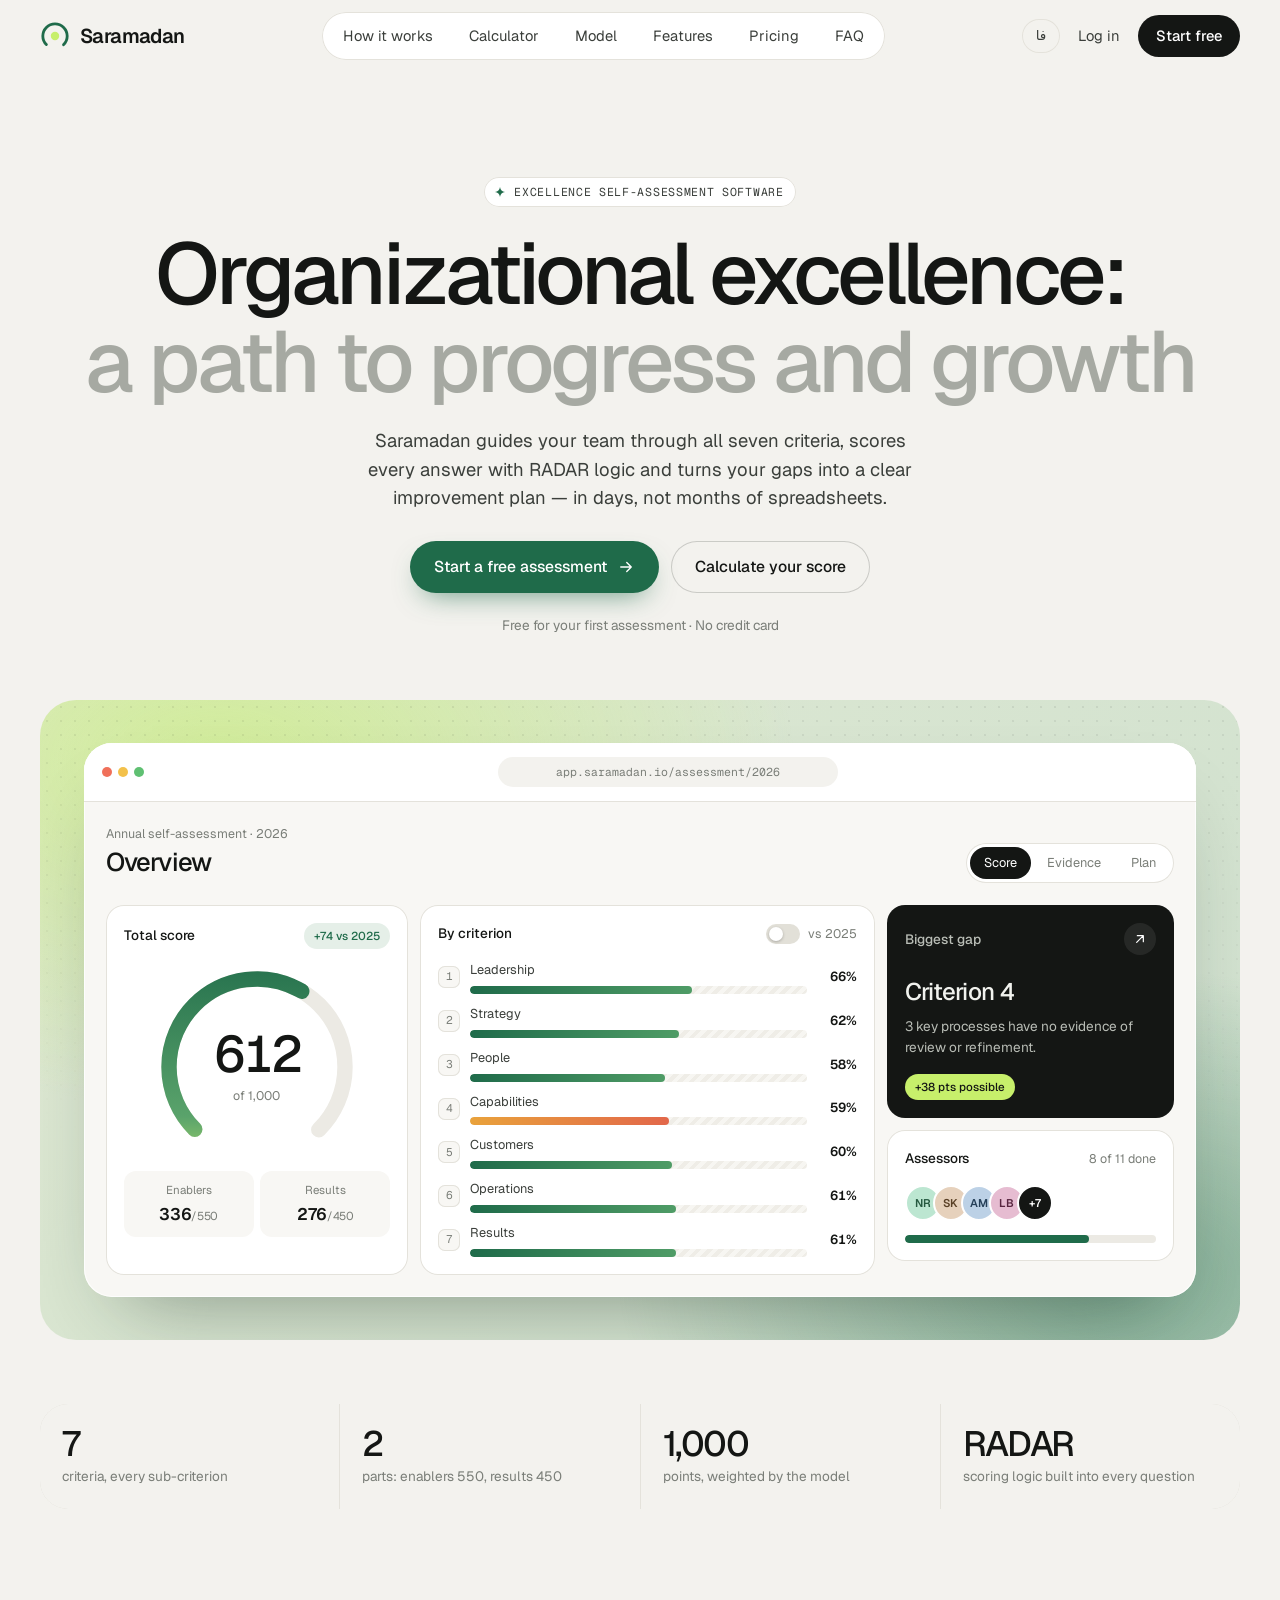
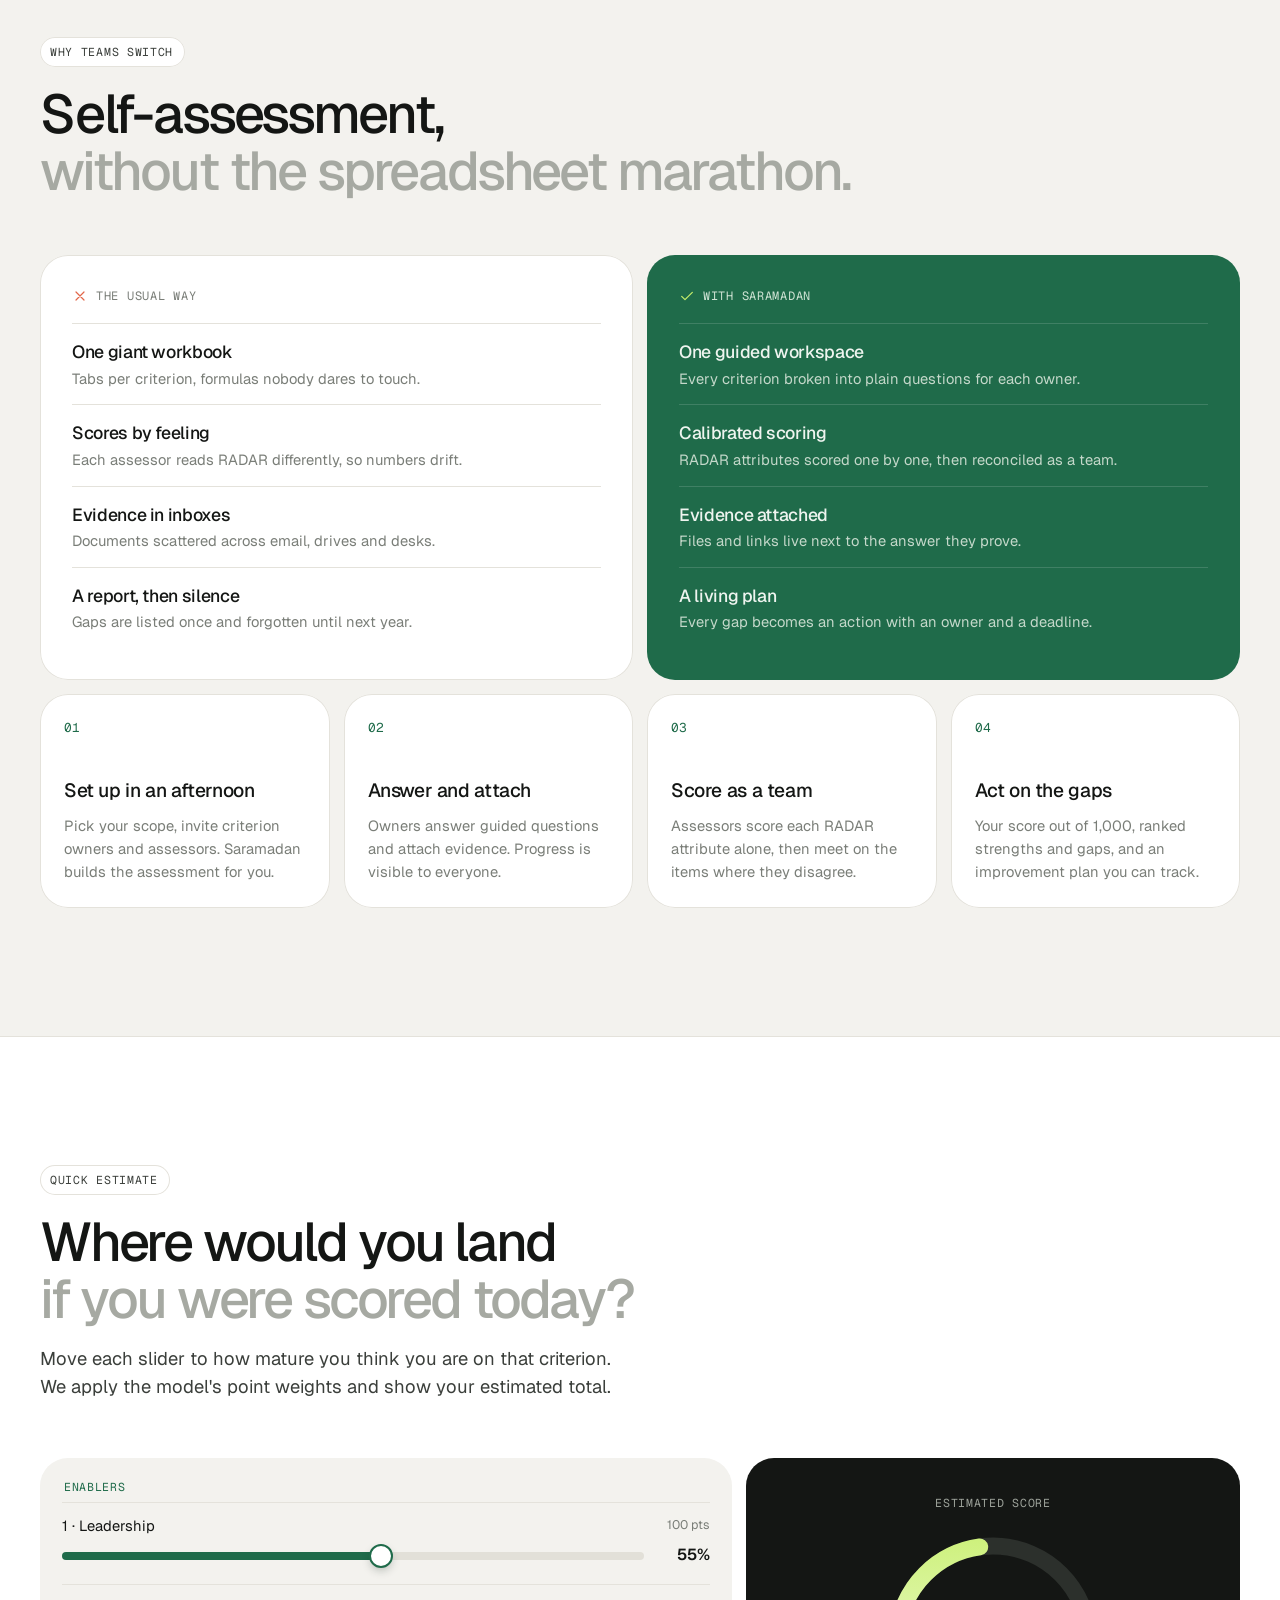
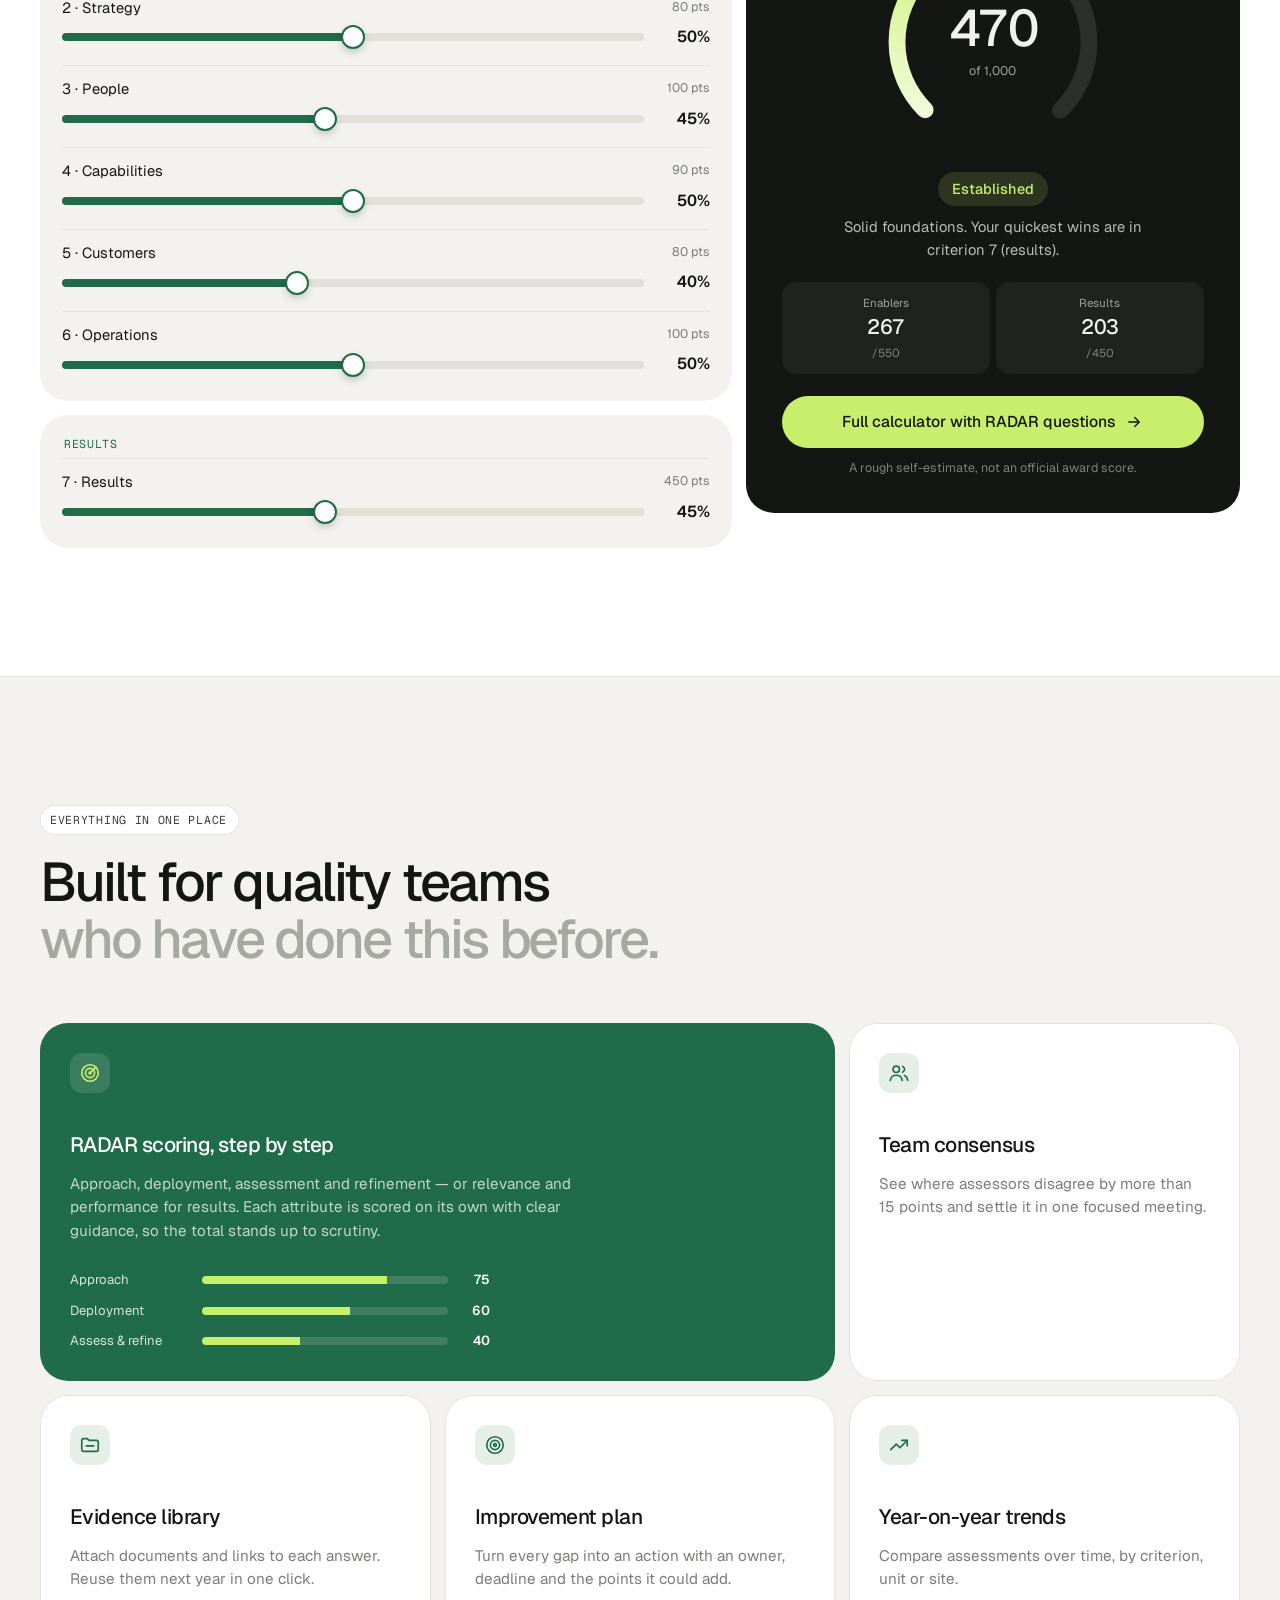
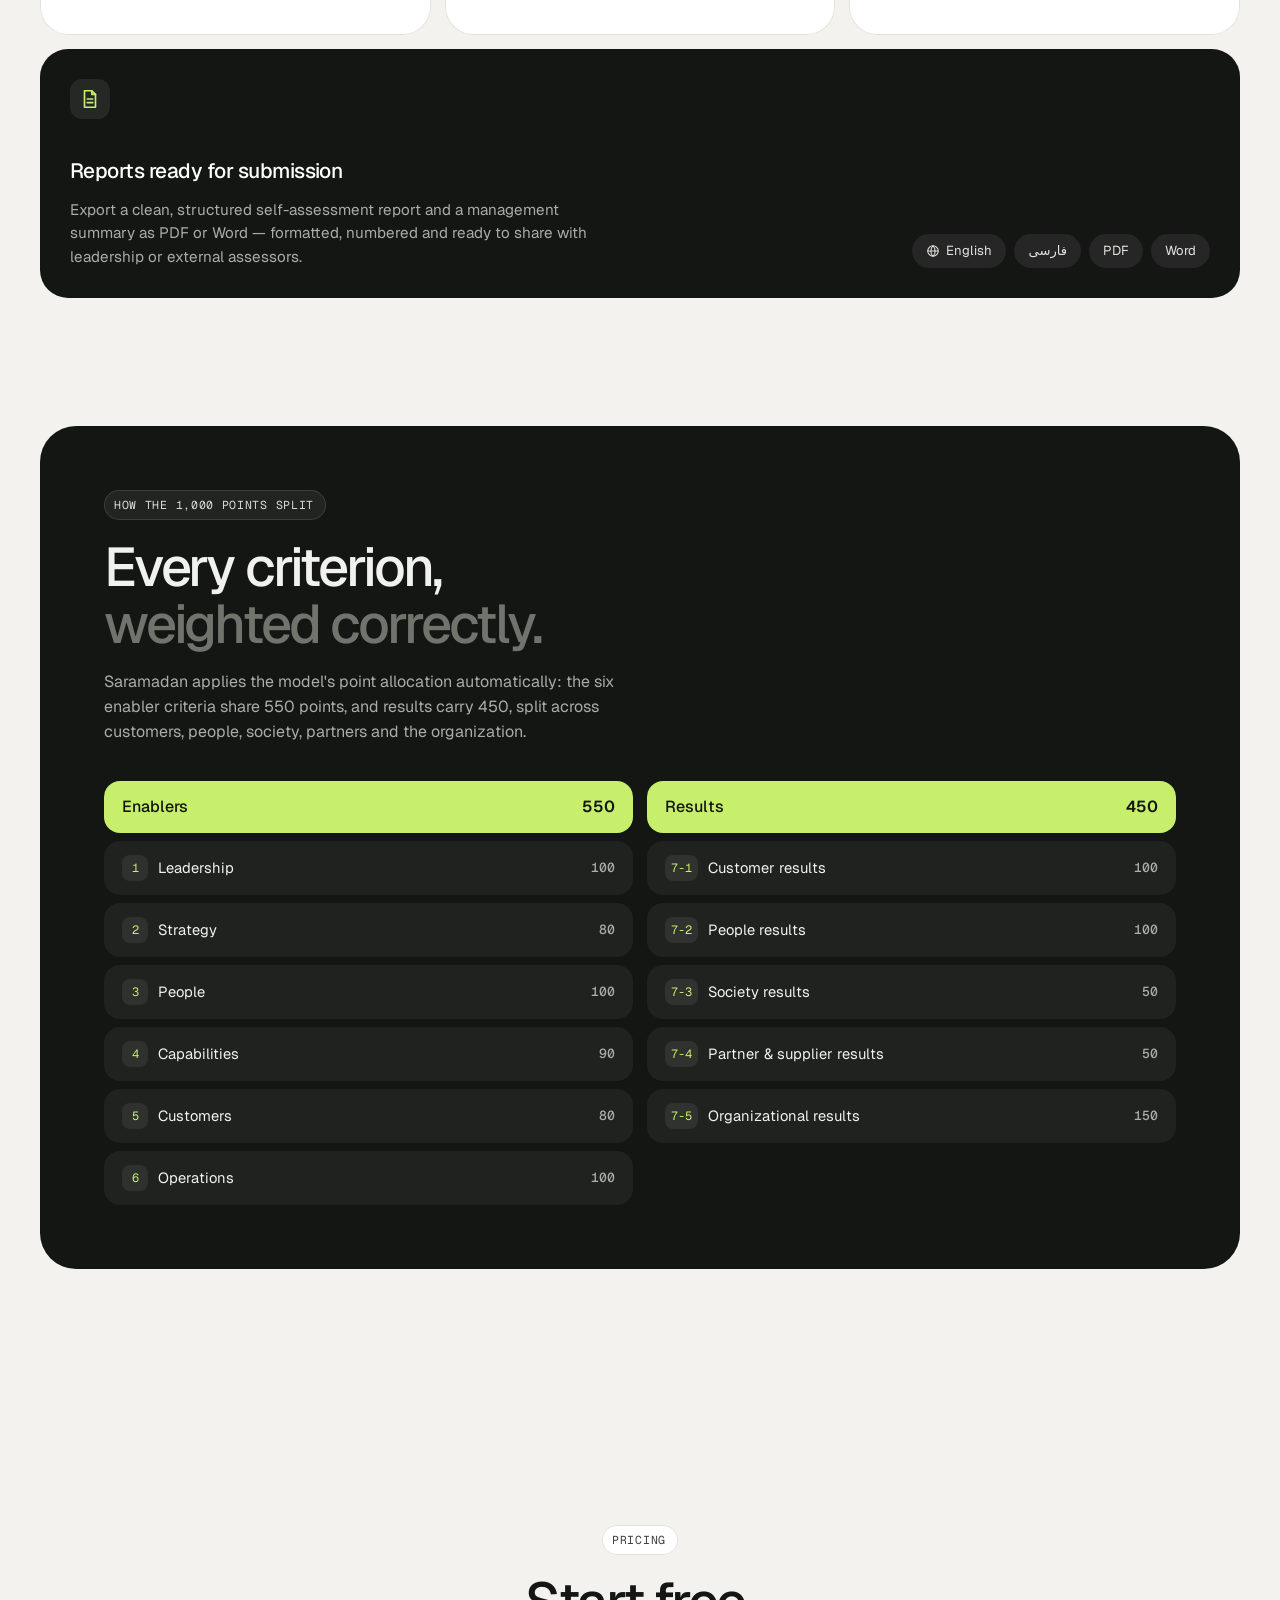
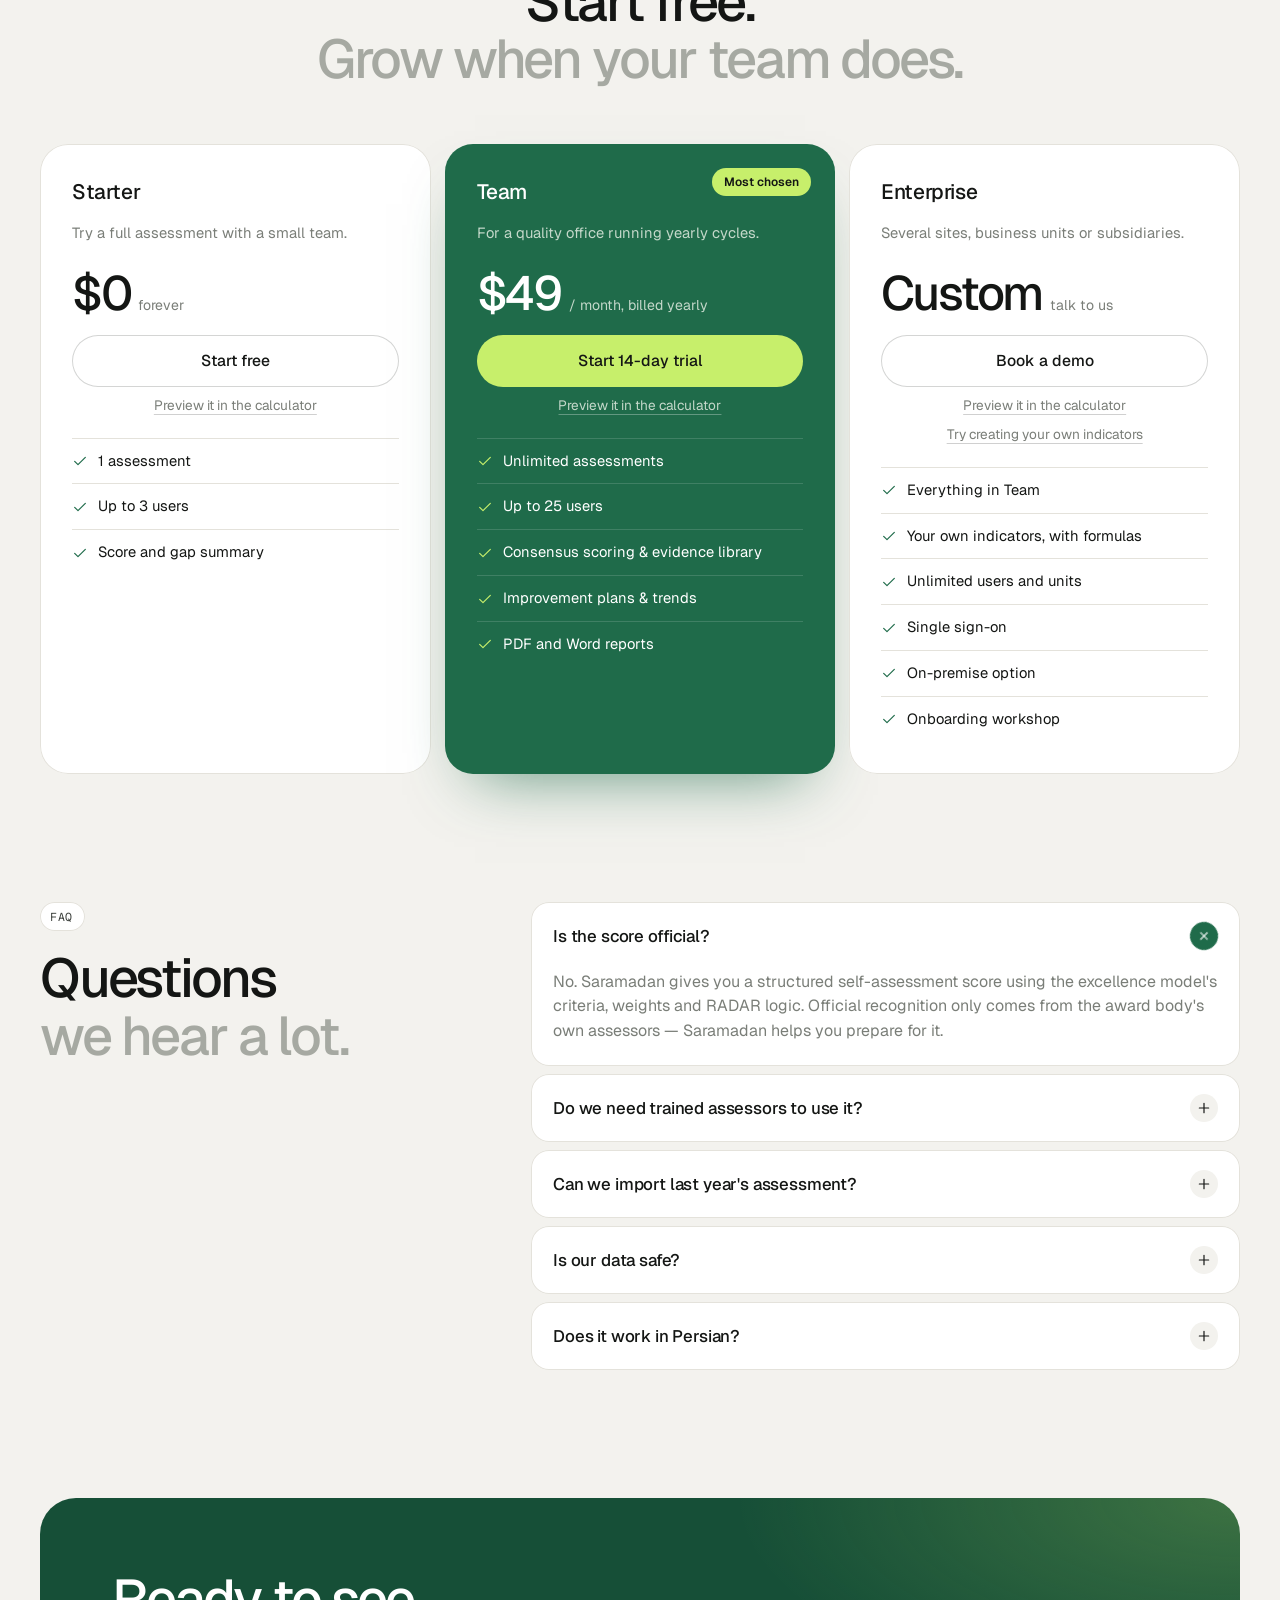
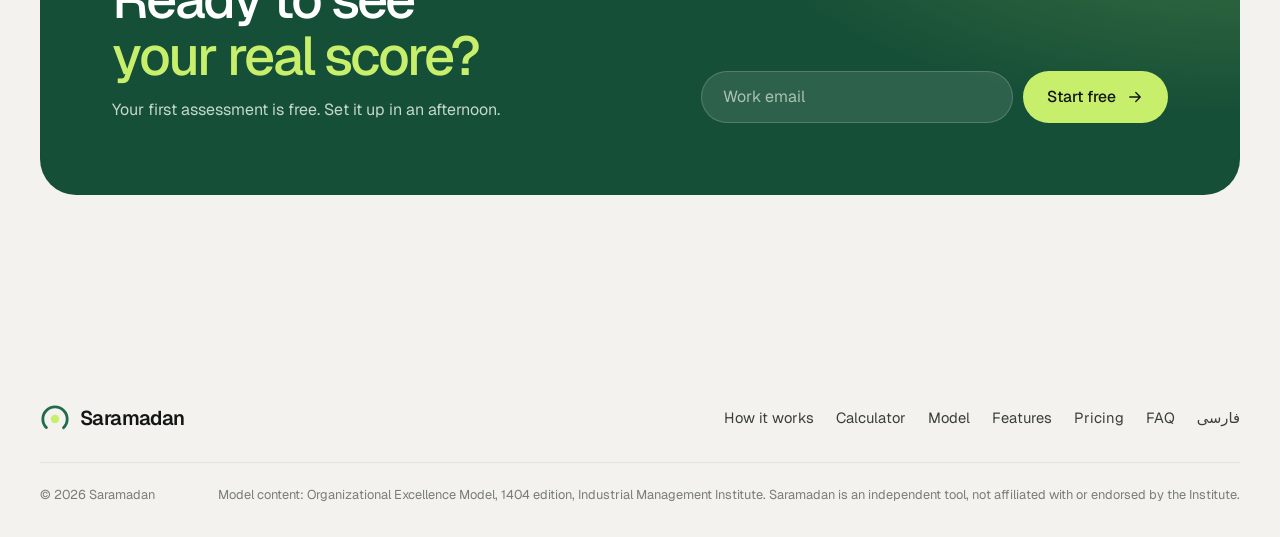
<file: index.html>
<!doctype html>
<html lang="en">
<head>
  <meta charset="utf-8">
  <meta name="viewport" content="width=device-width, initial-scale=1">
  <title>Saramadan — excellence self-assessment, scored in days</title>
  <meta name="description" content="Saramadan helps companies run an organizational excellence self-assessment with their team, calculate their score out of 1,000 and turn the gaps into an improvement plan.">
  <link rel="preconnect" href="https://fonts.googleapis.com">
  <link rel="preconnect" href="https://fonts.gstatic.com" crossorigin>
  <link href="https://fonts.googleapis.com/css2?family=Geist:wght@300..700&family=Geist+Mono:wght@400;500&display=swap" rel="stylesheet">
  <link rel="stylesheet" href="css/style.css">
</head>
<body>
  <svg width="0" height="0" style="position:absolute" aria-hidden="true">
    <defs>
      <symbol id="i-arrow" viewBox="0 0 24 24"><path d="M5 12h14M13 6l6 6-6 6"/></symbol>
      <symbol id="i-arrow-ur" viewBox="0 0 24 24"><path d="M7 17 17 7M8 7h9v9"/></symbol>
      <symbol id="i-check" viewBox="0 0 24 24"><path d="m4 12.5 5 5L20 6.5"/></symbol>
      <symbol id="i-x" viewBox="0 0 24 24"><path d="M6 6l12 12M18 6 6 18"/></symbol>
      <symbol id="i-plus" viewBox="0 0 24 24"><path d="M12 5v14M5 12h14"/></symbol>
      <symbol id="i-users" viewBox="0 0 24 24"><circle cx="9" cy="8" r="3.5"/><path d="M2.5 20c.6-3.5 3.2-5.5 6.5-5.5s5.9 2 6.5 5.5"/><path d="M16 4.8a3.5 3.5 0 0 1 0 6.4M18 14.8c1.9.7 3.1 2.4 3.5 5.2"/></symbol>
      <symbol id="i-radar" viewBox="0 0 24 24"><circle cx="12" cy="12" r="9"/><circle cx="12" cy="12" r="5"/><path d="M12 12 18.5 5.5"/><circle cx="12" cy="12" r="1" fill="currentColor"/></symbol>
      <symbol id="i-folder" viewBox="0 0 24 24"><path d="M3 7a2 2 0 0 1 2-2h4l2 2h8a2 2 0 0 1 2 2v8a2 2 0 0 1-2 2H5a2 2 0 0 1-2-2Z"/><path d="M8 13h8"/></symbol>
      <symbol id="i-target" viewBox="0 0 24 24"><circle cx="12" cy="12" r="9"/><circle cx="12" cy="12" r="5"/><circle cx="12" cy="12" r="1.5"/></symbol>
      <symbol id="i-trend" viewBox="0 0 24 24"><path d="M3 17l6-6 4 4 8-8"/><path d="M15 7h6v6"/></symbol>
      <symbol id="i-doc" viewBox="0 0 24 24"><path d="M6 3h8l4 4v14H6Z"/><path d="M14 3v4h4M9 12h6M9 16h6"/></symbol>
      <symbol id="i-globe" viewBox="0 0 24 24"><circle cx="12" cy="12" r="9"/><path d="M3 12h18M12 3c2.5 2.6 3.8 5.6 3.8 9s-1.3 6.4-3.8 9c-2.5-2.6-3.8-5.6-3.8-9S9.5 5.6 12 3Z"/></symbol>
      <symbol id="i-spark" viewBox="0 0 24 24"><path d="M12 2c.7 5.6 4.4 9.3 10 10-5.6.7-9.3 4.4-10 10-.7-5.6-4.4-9.3-10-10 5.6-.7 9.3-4.4 10-10Z" fill="currentColor" stroke="none"/></symbol>
    </defs>
  </svg>

  <!-- ===================== Header ===================== -->
  <header class="site-header">
    <div class="container header__row">
      <a class="logo" href="#top" aria-label="Saramadan home">
        <svg class="logo__mark" viewBox="0 0 32 32" aria-hidden="true"><circle cx="16" cy="16" r="13" fill="none" stroke="currentColor" stroke-width="3" stroke-dasharray="61 82" stroke-linecap="round" transform="rotate(135 16 16)"/><circle cx="16" cy="16" r="4.5" fill="var(--lime)"/></svg>
        Saramadan
      </a>
      <nav class="nav" aria-label="Main">
        <a href="#how">How it works</a>
        <a href="calculator.html">Calculator</a>
        <a href="model.html">Model</a>
        <a href="#features">Features</a>
        <a href="#pricing">Pricing</a>
        <a href="#faq">FAQ</a>
      </nav>
      <div class="header__cta">
        <a class="lang" href="fa/index.html" lang="fa" hreflang="fa">فا</a>
        <a class="link-quiet" href="#">Log in</a>
        <a class="btn btn--dark btn--sm" href="#start">Start free</a>
      </div>
    </div>
  </header>

  <main id="top">
    <!-- ===================== Hero ===================== -->
    <section class="hero">
      <div class="container hero__text">
        <span class="eyebrow reveal"><svg class="i"><use href="#i-spark"/></svg>Excellence self-assessment software</span>
        <h1 class="h1 reveal">Organizational excellence:<br><span class="soft">a path to progress and growth</span></h1>
        <p class="lead reveal">Saramadan guides your team through all seven criteria, scores every answer with RADAR logic and turns your gaps into a clear improvement plan — in days, not months of spreadsheets.</p>
        <div class="hero__actions reveal">
          <a class="btn btn--green" href="#start">Start a free assessment <svg class="i"><use href="#i-arrow"/></svg></a>
          <a class="btn btn--ghost" href="calculator.html">Calculate your score</a>
        </div>
        <p class="hero__note reveal">Free for your first assessment · No credit card</p>
      </div>

      <!-- Product preview -->
      <div class="container">
        <div class="stage reveal">
          <div class="app" aria-label="Interactive preview of the Saramadan dashboard">
            <div class="app__bar">
              <span class="dots"><i></i><i></i><i></i></span>
              <span class="app__url" dir="ltr">app.saramadan.io/assessment/2026</span>
            </div>
            <div class="app__head">
              <div>
                <p class="app__kicker">Annual self-assessment · 2026</p>
                <p class="app__title">Overview</p>
              </div>
              <div class="seg" role="tablist"><button type="button" role="tab" data-view-btn="score" aria-selected="true">Score</button><button type="button" role="tab" data-view-btn="evidence" aria-selected="false">Evidence</button><button type="button" role="tab" data-view-btn="plan" aria-selected="false">Plan</button></div>
            </div>

            <!-- Score -->
            <div class="app__view is-on" data-view="score" role="tabpanel">
            <div class="app__grid">
              <div class="card card--score">
                <div class="card__top"><span>Total score</span><span class="chip chip--up">+74 vs 2025</span></div>
                <div class="gauge" data-value="612" data-max="1000" tabindex="0" data-tip="Up 74 points from 538 in 2025">
                  <svg viewBox="0 0 200 200" aria-hidden="true">
                    <defs><linearGradient id="g-arc" x1="0" y1="1" x2="1" y2="0"><stop offset="0" stop-color="#1f6b4a"/><stop offset=".7" stop-color="#5aa36b"/><stop offset="1" stop-color="#c7ef6b"/></linearGradient></defs>
                    <circle class="gauge__track" cx="100" cy="100" r="80"/>
                    <circle class="gauge__val" cx="100" cy="100" r="80" stroke="url(#g-arc)"/>
                  </svg>
                  <div class="gauge__num"><strong data-count="612">612</strong><span>of 1,000</span></div>
                </div>
                <ul class="dims">
                  <li data-dim="0" tabindex="0" data-tip="Criteria 1–6"><span>Enablers</span><b>336<small>/550</small></b></li>
                  <li data-dim="1" tabindex="0" data-tip="Criterion 7"><span>Results</span><b>276<small>/450</small></b></li>
                </ul>
              </div>

              <div class="card card--criteria">
                <div class="card__top"><span>By criterion</span><label class="switch"><input type="checkbox" id="cmp-prev"><i aria-hidden="true"></i>vs 2025</label></div>
                <ul class="bars">
                  <li style="--v:66;--p:60" data-dim="0" tabindex="0" data-tip="Criterion 1: 66 of 100 pts · +6 vs 2025"><span class="bars__n">1</span><span class="bars__l">Leadership</span><span class="bars__t"><i></i></span><b>66%<em>+6</em></b></li>
                  <li style="--v:62;--p:57" data-dim="0" tabindex="0" data-tip="Criterion 2: 50 of 80 pts · +4 vs 2025"><span class="bars__n">2</span><span class="bars__l">Strategy</span><span class="bars__t"><i></i></span><b>62%<em>+5</em></b></li>
                  <li style="--v:58;--p:49" data-dim="0" tabindex="0" data-tip="Criterion 3: 58 of 100 pts · +9 vs 2025"><span class="bars__n">3</span><span class="bars__l">People</span><span class="bars__t"><i></i></span><b>58%<em>+9</em></b></li>
                  <li class="is-low" style="--v:59;--p:51" data-dim="0" tabindex="0" data-tip="Criterion 4: 53 of 90 pts · +7 vs 2025"><span class="bars__n">4</span><span class="bars__l">Capabilities</span><span class="bars__t"><i></i></span><b>59%<em>+8</em></b></li>
                  <li style="--v:60;--p:56" data-dim="0" tabindex="0" data-tip="Criterion 5: 48 of 80 pts · +3 vs 2025"><span class="bars__n">5</span><span class="bars__l">Customers</span><span class="bars__t"><i></i></span><b>60%<em>+4</em></b></li>
                  <li style="--v:61;--p:52" data-dim="0" tabindex="0" data-tip="Criterion 6: 61 of 100 pts · +9 vs 2025"><span class="bars__n">6</span><span class="bars__l">Operations</span><span class="bars__t"><i></i></span><b>61%<em>+9</em></b></li>
                  <li style="--v:61;--p:53" data-dim="1" tabindex="0" data-tip="Criterion 7: 276 of 450 pts · +36 vs 2025"><span class="bars__n">7</span><span class="bars__l">Results</span><span class="bars__t"><i></i></span><b>61%<em>+8</em></b></li>
                </ul>
              </div>

              <div class="app__side">
                <div class="card card--dark">
                  <div class="card__top"><span>Biggest gap</span><button type="button" class="gap__go" data-goto="plan" data-focus="act-1" aria-label="Open the plan for criterion 4" data-tip="Open the plan for criterion 4"><svg class="i"><use href="#i-arrow-ur"/></svg></button></div>
                  <p class="gap__title">Criterion 4</p>
                  <p class="gap__text">3 key processes have no evidence of review or refinement.</p>
                  <span class="chip chip--lime">+38 pts possible</span>
                </div>
                <div class="card">
                  <div class="card__top"><span>Assessors</span><span class="muted">8 of 11 done</span></div>
                  <div class="team"><span class="av" style="--h:150" tabindex="0" data-tip="Nora R. · finished">NR</span><span class="av" style="--h:30" tabindex="0" data-tip="Sam K. · finished">SK</span><span class="av" style="--h:210" tabindex="0" data-tip="Ali M. · scoring now">AM</span><span class="av" style="--h:330" tabindex="0" data-tip="Lena B. · not started">LB</span><span class="av av--more" tabindex="0" data-tip="7 more assessors">+7</span></div>
                  <span class="prog"><i style="width:73%"></i></span>
                </div>
              </div>
            </div>
            </div>

            <!-- Evidence -->
            <div class="app__view" data-view="evidence" role="tabpanel">
              <div class="app__pad">
                <div class="card">
                  <div class="ev__head">
                    <div><p class="ev__title">Evidence</p><p class="muted ev__sub">46 files linked · key file per criterion</p></div>
                    <div class="filters"><button type="button" data-filter="all" aria-pressed="true">All <span>7</span></button><button type="button" data-filter="review" aria-pressed="false">In review <span>2</span></button><button type="button" data-filter="missing" aria-pressed="false">Missing <span>1</span></button></div>
                  </div>
                  <ul class="ev__list">
                    <li data-status="ok"><span class="bars__n">1</span><span class="ev__name">Leadership survey results<small>Sheet · Sam K.</small></span><span class="st st--ok">Approved</span></li>
                    <li data-status="ok"><span class="bars__n">2</span><span class="ev__name">Strategy 2026–2028<small>PDF · Nora R.</small></span><span class="st st--ok">Approved</span></li>
                    <li data-status="ok"><span class="bars__n">3</span><span class="ev__name">Competency framework<small>Doc · Sam K.</small></span><span class="st st--ok">Approved</span></li>
                    <li data-status="missing"><span class="bars__n">4</span><span class="ev__name">Process review log<small>Not uploaded · Lena B.</small></span><span class="st st--missing">Missing</span></li>
                    <li data-status="review"><span class="bars__n">5</span><span class="ev__name">Customer survey 2026<small>Sheet · Ali M.</small></span><span class="st st--review">In review</span></li>
                    <li data-status="review"><span class="bars__n">6</span><span class="ev__name">Supplier evaluation<small>PDF · Ali M.</small></span><span class="st st--review">In review</span></li>
                    <li data-status="ok"><span class="bars__n">7</span><span class="ev__name">KPI dashboard Q3<small>Link · Nora R.</small></span><span class="st st--ok">Approved</span></li>
                  </ul>
                </div>
              </div>
            </div>

            <!-- Plan -->
            <div class="app__view" data-view="plan" role="tabpanel">
              <div class="app__pad">
                <div class="card">
                  <div class="ev__head">
                    <p class="ev__title">Improvement plan</p>
                    <div class="pstats">
                      <span class="pstat"><small>+86 pts possible</small><b id="plan-done" data-tpl="{d} of {t} done" data-total="6">0 of 6 done</b></span>
                      <span class="pstat pstat--green"><small>Score with completed actions</small><b id="plan-proj" data-base="612">612</b></span>
                    </div>
                  </div>
                  <ul class="acts">
                    <li id="act-1"><label class="act"><input type="checkbox" data-pts="18"><span class="act__box" aria-hidden="true"></span><span class="act__t">Add a quarterly review to 3 key processes<small>Criterion 4 · Sam K. · Dec 20</small></span><b>+18</b></label></li>
                    <li id="act-2"><label class="act"><input type="checkbox" data-pts="20"><span class="act__box" aria-hidden="true"></span><span class="act__t">Benchmark process KPIs against 2 peers<small>Criterion 4 · Lena B. · Jan 15</small></span><b>+20</b></label></li>
                    <li id="act-3"><label class="act"><input type="checkbox" data-pts="12"><span class="act__box" aria-hidden="true"></span><span class="act__t">Run a supplier engagement survey<small>Criterion 6 · Ali M. · Jan 30</small></span><b>+12</b></label></li>
                    <li id="act-4"><label class="act"><input type="checkbox" data-pts="16"><span class="act__box" aria-hidden="true"></span><span class="act__t">Set 3-year targets for operational KPIs<small>Criterion 7 · Nora R. · Feb 10</small></span><b>+16</b></label></li>
                    <li id="act-5"><label class="act"><input type="checkbox" data-pts="10"><span class="act__box" aria-hidden="true"></span><span class="act__t">Document the service design process<small>Criterion 6 · Sam K. · Feb 28</small></span><b>+10</b></label></li>
                    <li id="act-6"><label class="act"><input type="checkbox" data-pts="10"><span class="act__box" aria-hidden="true"></span><span class="act__t">Split the customer survey by region<small>Criterion 7 · Ali M. · Mar 5</small></span><b>+10</b></label></li>
                  </ul>
                </div>
              </div>
            </div>
          </div>
        </div>
      </div>
    </section>

    <!-- ===================== Model strip ===================== -->
    <section class="strip" aria-label="What Saramadan covers">
      <div class="container strip__row">
        <div><strong>7</strong><span>criteria, every sub-criterion</span></div>
        <div><strong>2</strong><span>parts: enablers 550, results 450</span></div>
        <div><strong>1,000</strong><span>points, weighted by the model</span></div>
        <div><strong>RADAR</strong><span>scoring logic built into every question</span></div>
      </div>
    </section>

    <!-- ===================== Before / after ===================== -->
    <section class="section" id="how">
      <div class="container">
        <div class="head reveal">
          <span class="eyebrow">Why teams switch</span>
          <h2 class="h2">Self-assessment,<br><span class="soft">without the spreadsheet marathon.</span></h2>
        </div>

        <div class="versus">
          <div class="versus__card reveal">
            <p class="versus__label"><svg class="i"><use href="#i-x"/></svg>The usual way</p>
            <ol class="versus__list">
              <li><b>One giant workbook</b><span>Tabs per criterion, formulas nobody dares to touch.</span></li>
              <li><b>Scores by feeling</b><span>Each assessor reads RADAR differently, so numbers drift.</span></li>
              <li><b>Evidence in inboxes</b><span>Documents scattered across email, drives and desks.</span></li>
              <li><b>A report, then silence</b><span>Gaps are listed once and forgotten until next year.</span></li>
            </ol>
          </div>
          <div class="versus__card versus__card--good reveal">
            <p class="versus__label"><svg class="i"><use href="#i-check"/></svg>With Saramadan</p>
            <ol class="versus__list">
              <li><b>One guided workspace</b><span>Every criterion broken into plain questions for each owner.</span></li>
              <li><b>Calibrated scoring</b><span>RADAR attributes scored one by one, then reconciled as a team.</span></li>
              <li><b>Evidence attached</b><span>Files and links live next to the answer they prove.</span></li>
              <li><b>A living plan</b><span>Every gap becomes an action with an owner and a deadline.</span></li>
            </ol>
          </div>
        </div>

        <ol class="steps">
          <li class="step reveal"><span class="step__n">01</span><h3>Set up in an afternoon</h3><p>Pick your scope, invite criterion owners and assessors. Saramadan builds the assessment for you.</p></li>
          <li class="step reveal"><span class="step__n">02</span><h3>Answer and attach</h3><p>Owners answer guided questions and attach evidence. Progress is visible to everyone.</p></li>
          <li class="step reveal"><span class="step__n">03</span><h3>Score as a team</h3><p>Assessors score each RADAR attribute alone, then meet on the items where they disagree.</p></li>
          <li class="step reveal"><span class="step__n">04</span><h3>Act on the gaps</h3><p>Your score out of 1,000, ranked strengths and gaps, and an improvement plan you can track.</p></li>
        </ol>
      </div>
    </section>

    <!-- ===================== Calculator ===================== -->
    <section class="section section--tint" id="calculator">
      <div class="container">
        <div class="head reveal">
          <span class="eyebrow">Quick estimate</span>
          <h2 class="h2">Where would you land<br><span class="soft">if you were scored today?</span></h2>
          <p class="lead">Move each slider to how mature you think you are on that criterion. We apply the model's point weights and show your estimated total.</p>
        </div>

        <div class="calc reveal">
          <form class="calc__inputs" id="calc" aria-label="Score estimate">
            <fieldset>
              <legend>Enablers</legend>
              <label class="range"><span class="range__l">1 · Leadership <em>100 pts</em></span><input type="range" min="0" max="100" step="5" value="55" data-pts="100"><output>55%</output></label>
              <label class="range"><span class="range__l">2 · Strategy <em>80 pts</em></span><input type="range" min="0" max="100" step="5" value="50" data-pts="80"><output>50%</output></label>
              <label class="range"><span class="range__l">3 · People <em>100 pts</em></span><input type="range" min="0" max="100" step="5" value="45" data-pts="100"><output>45%</output></label>
              <label class="range"><span class="range__l">4 · Capabilities <em>90 pts</em></span><input type="range" min="0" max="100" step="5" value="50" data-pts="90"><output>50%</output></label>
              <label class="range"><span class="range__l">5 · Customers <em>80 pts</em></span><input type="range" min="0" max="100" step="5" value="40" data-pts="80"><output>40%</output></label>
              <label class="range"><span class="range__l">6 · Operations <em>100 pts</em></span><input type="range" min="0" max="100" step="5" value="50" data-pts="100"><output>50%</output></label>
            </fieldset>
            <fieldset>
              <legend>Results</legend>
              <label class="range"><span class="range__l">7 · Results <em>450 pts</em></span><input type="range" min="0" max="100" step="5" value="45" data-pts="450"><output>45%</output></label>
            </fieldset>
          </form>

          <aside class="calc__result" aria-live="polite">
            <p class="calc__kicker">Estimated score</p>
            <div class="gauge gauge--lg" id="calc-gauge" data-value="470" data-max="1000">
              <svg viewBox="0 0 200 200" aria-hidden="true">
                <defs><linearGradient id="g-arc-2" x1="0" y1="1" x2="1" y2="0"><stop offset="0" stop-color="#c7ef6b"/><stop offset="1" stop-color="#ffffff"/></linearGradient></defs>
                <circle class="gauge__track" cx="100" cy="100" r="80"/>
                <circle class="gauge__val" cx="100" cy="100" r="80" stroke="url(#g-arc-2)"/>
              </svg>
              <div class="gauge__num"><strong id="calc-total">470</strong><span>of 1,000</span></div>
            </div>
            <p class="calc__band" id="calc-band">Established</p>
            <p class="calc__hint" id="calc-hint">Solid foundations. Your quickest wins are in criterion 7 (results).</p>
            <ul class="calc__dims">
              <li><span>Enablers</span><b id="d-en">267</b><small>/550</small></li>
              <li><span>Results</span><b id="d-res">203</b><small>/450</small></li>
            </ul>
            <a class="btn btn--lime" href="calculator.html">Full calculator with RADAR questions <svg class="i"><use href="#i-arrow"/></svg></a>
            <p class="calc__fine">A rough self-estimate, not an official award score.</p>
          </aside>
        </div>
      </div>
    </section>

    <!-- ===================== Features ===================== -->
    <section class="section" id="features">
      <div class="container">
        <div class="head reveal">
          <span class="eyebrow">Everything in one place</span>
          <h2 class="h2">Built for quality teams<br><span class="soft">who have done this before.</span></h2>
        </div>

        <div class="bento">
          <article class="tile tile--wide tile--green reveal">
            <svg class="i tile__i"><use href="#i-radar"/></svg>
            <h3>RADAR scoring, step by step</h3>
            <p>Approach, deployment, assessment and refinement — or relevance and performance for results. Each attribute is scored on its own with clear guidance, so the total stands up to scrutiny.</p>
            <div class="radar-mini" aria-hidden="true">
              <div><span>Approach</span><i style="--v:75"></i><b>75</b></div>
              <div><span>Deployment</span><i style="--v:60"></i><b>60</b></div>
              <div><span>Assess &amp; refine</span><i style="--v:40"></i><b>40</b></div>
            </div>
          </article>
          <article class="tile reveal">
            <svg class="i tile__i"><use href="#i-users"/></svg>
            <h3>Team consensus</h3>
            <p>See where assessors disagree by more than 15 points and settle it in one focused meeting.</p>
          </article>
          <article class="tile reveal">
            <svg class="i tile__i"><use href="#i-folder"/></svg>
            <h3>Evidence library</h3>
            <p>Attach documents and links to each answer. Reuse them next year in one click.</p>
          </article>
          <article class="tile reveal">
            <svg class="i tile__i"><use href="#i-target"/></svg>
            <h3>Improvement plan</h3>
            <p>Turn every gap into an action with an owner, deadline and the points it could add.</p>
          </article>
          <article class="tile reveal">
            <svg class="i tile__i"><use href="#i-trend"/></svg>
            <h3>Year-on-year trends</h3>
            <p>Compare assessments over time, by criterion, unit or site.</p>
          </article>
          <article class="tile tile--wide tile--dark reveal">
            <svg class="i tile__i"><use href="#i-doc"/></svg>
            <h3>Reports ready for submission</h3>
            <p>Export a clean, structured self-assessment report and a management summary as PDF or Word — formatted, numbered and ready to share with leadership or external assessors.</p>
            <div class="langs"><span><svg class="i"><use href="#i-globe"/></svg>English</span><span>فارسی</span><span>PDF</span><span>Word</span></div>
          </article>
        </div>
      </div>
    </section>

    <!-- ===================== Model explainer ===================== -->
    <section class="section section--flush">
      <div class="container">
        <div class="model reveal">
          <div class="model__head">
            <span class="eyebrow eyebrow--dark">How the 1,000 points split</span>
            <h2 class="h2">Every criterion,<br><span class="soft">weighted correctly.</span></h2>
            <p>Saramadan applies the model's point allocation automatically: the six enabler criteria share 550 points, and results carry 450, split across customers, people, society, partners and the organization.</p>
          </div>
          <div class="model__cols model__cols--2">
            <div class="model__col">
              <p class="model__dim">Enablers <b>550</b></p>
              <p class="model__c"><span>1</span>Leadership<b>100</b></p>
              <p class="model__c"><span>2</span>Strategy<b>80</b></p>
              <p class="model__c"><span>3</span>People<b>100</b></p>
              <p class="model__c"><span>4</span>Capabilities<b>90</b></p>
              <p class="model__c"><span>5</span>Customers<b>80</b></p>
              <p class="model__c"><span>6</span>Operations<b>100</b></p>
            </div>
            <div class="model__col">
              <p class="model__dim">Results <b>450</b></p>
              <p class="model__c"><span>7-1</span>Customer results<b>100</b></p>
              <p class="model__c"><span>7-2</span>People results<b>100</b></p>
              <p class="model__c"><span>7-3</span>Society results<b>50</b></p>
              <p class="model__c"><span>7-4</span>Partner &amp; supplier results<b>50</b></p>
              <p class="model__c"><span>7-5</span>Organizational results<b>150</b></p>
            </div>
          </div>
        </div>
      </div>
    </section>

    <!-- ===================== Pricing ===================== -->
    <section class="section" id="pricing">
      <div class="container">
        <div class="head head--center reveal">
          <span class="eyebrow">Pricing</span>
          <h2 class="h2">Start free.<br><span class="soft">Grow when your team does.</span></h2>
        </div>

        <div class="prices">
          <article class="price reveal">
            <h3>Starter</h3>
            <p class="price__desc">Try a full assessment with a small team.</p>
            <p class="price__amt"><strong>$0</strong><span>forever</span></p>
            <a class="btn btn--ghost" href="#start">Start free</a>
            <a class="price__try" href="calculator.html?plan=starter">Preview it in the calculator</a>
            <ul>
              <li><svg class="i"><use href="#i-check"/></svg>1 assessment</li>
              <li><svg class="i"><use href="#i-check"/></svg>Up to 3 users</li>
              <li><svg class="i"><use href="#i-check"/></svg>Score and gap summary</li>
            </ul>
          </article>
          <article class="price price--pick reveal">
            <span class="price__tag">Most chosen</span>
            <h3>Team</h3>
            <p class="price__desc">For a quality office running yearly cycles.</p>
            <p class="price__amt"><strong>$49</strong><span>/ month, billed yearly</span></p>
            <a class="btn btn--lime" href="#start">Start 14-day trial</a>
            <a class="price__try" href="calculator.html?plan=team">Preview it in the calculator</a>
            <ul>
              <li><svg class="i"><use href="#i-check"/></svg>Unlimited assessments</li>
              <li><svg class="i"><use href="#i-check"/></svg>Up to 25 users</li>
              <li><svg class="i"><use href="#i-check"/></svg>Consensus scoring &amp; evidence library</li>
              <li><svg class="i"><use href="#i-check"/></svg>Improvement plans &amp; trends</li>
              <li><svg class="i"><use href="#i-check"/></svg>PDF and Word reports</li>
            </ul>
          </article>
          <article class="price reveal">
            <h3>Enterprise</h3>
            <p class="price__desc">Several sites, business units or subsidiaries.</p>
            <p class="price__amt"><strong>Custom</strong><span>talk to us</span></p>
            <a class="btn btn--ghost" href="#start">Book a demo</a>
            <a class="price__try" href="calculator.html?plan=enterprise">Preview it in the calculator</a>
            <a class="price__try" href="yourcompany/index.html">Try creating your own indicators</a>
            <ul>
              <li><svg class="i"><use href="#i-check"/></svg>Everything in Team</li>
              <li><svg class="i"><use href="#i-check"/></svg>Your own indicators, with formulas</li>
              <li><svg class="i"><use href="#i-check"/></svg>Unlimited users and units</li>
              <li><svg class="i"><use href="#i-check"/></svg>Single sign-on</li>
              <li><svg class="i"><use href="#i-check"/></svg>On-premise option</li>
              <li><svg class="i"><use href="#i-check"/></svg>Onboarding workshop</li>
            </ul>
          </article>
        </div>
      </div>
    </section>

    <!-- ===================== FAQ ===================== -->
    <section class="section section--flush" id="faq">
      <div class="container faq">
        <div class="head reveal">
          <span class="eyebrow">FAQ</span>
          <h2 class="h2">Questions<br><span class="soft">we hear a lot.</span></h2>
        </div>
        <div class="faq__list reveal">
          <details open>
            <summary>Is the score official?<svg class="i"><use href="#i-plus"/></svg></summary>
            <p>No. Saramadan gives you a structured self-assessment score using the excellence model's criteria, weights and RADAR logic. Official recognition only comes from the award body's own assessors — Saramadan helps you prepare for it.</p>
          </details>
          <details>
            <summary>Do we need trained assessors to use it?<svg class="i"><use href="#i-plus"/></svg></summary>
            <p>It helps to have one trained assessor to lead the process. Everyone else just answers plain questions about their area, with guidance on what good looks like.</p>
          </details>
          <details>
            <summary>Can we import last year's assessment?<svg class="i"><use href="#i-plus"/></svg></summary>
            <p>Yes. Upload your previous scores from a spreadsheet and Saramadan maps them to the criteria, so you can compare from day one.</p>
          </details>
          <details>
            <summary>Is our data safe?<svg class="i"><use href="#i-plus"/></svg></summary>
            <p>Your assessment stays private to your company. Data is encrypted in transit and at rest, and Enterprise customers can host Saramadan on their own servers.</p>
          </details>
          <details>
            <summary>Does it work in Persian?<svg class="i"><use href="#i-plus"/></svg></summary>
            <p>Yes. The whole app and every report work in English and Persian, with a proper right-to-left layout.</p>
          </details>
        </div>
      </div>
    </section>

    <!-- ===================== CTA ===================== -->
    <section class="section section--flush" id="start">
      <div class="container">
        <div class="cta reveal">
          <div>
            <h2 class="h2">Ready to see<br><span class="lime">your real score?</span></h2>
            <p>Your first assessment is free. Set it up in an afternoon.</p>
          </div>
          <form class="cta__form" onsubmit="event.preventDefault(); this.classList.add('sent')">
            <label class="visually-hidden" for="email">Work email</label>
            <input id="email" type="email" placeholder="Work email" required>
            <button class="btn btn--lime" type="submit">Start free <svg class="i"><use href="#i-arrow"/></svg></button>
            <p class="cta__ok">Thanks — check your inbox to get started.</p>
          </form>
        </div>
      </div>
    </section>
  </main>

  <footer class="site-footer">
    <div class="container footer__row">
      <a class="logo" href="#top">
        <svg class="logo__mark" viewBox="0 0 32 32" aria-hidden="true"><circle cx="16" cy="16" r="13" fill="none" stroke="currentColor" stroke-width="3" stroke-dasharray="61 82" stroke-linecap="round" transform="rotate(135 16 16)"/><circle cx="16" cy="16" r="4.5" fill="var(--lime)"/></svg>
        Saramadan
      </a>
      <nav class="footer__nav" aria-label="Footer">
        <a href="#how">How it works</a><a href="calculator.html">Calculator</a><a href="model.html">Model</a><a href="#features">Features</a><a href="#pricing">Pricing</a><a href="#faq">FAQ</a><a href="fa/index.html" lang="fa" hreflang="fa">فارسی</a>
      </nav>
    </div>
    <div class="container footer__fine">
      <p>© 2026 Saramadan</p>
      <p>Model content: Organizational Excellence Model, 1404 edition, Industrial Management Institute. Saramadan is an independent tool, not affiliated with or endorsed by the Institute.</p>
    </div>
  </footer>

  <script src="js/main.js"></script>
  <script src="js/preview.js"></script>
</body>
</html>
</file>
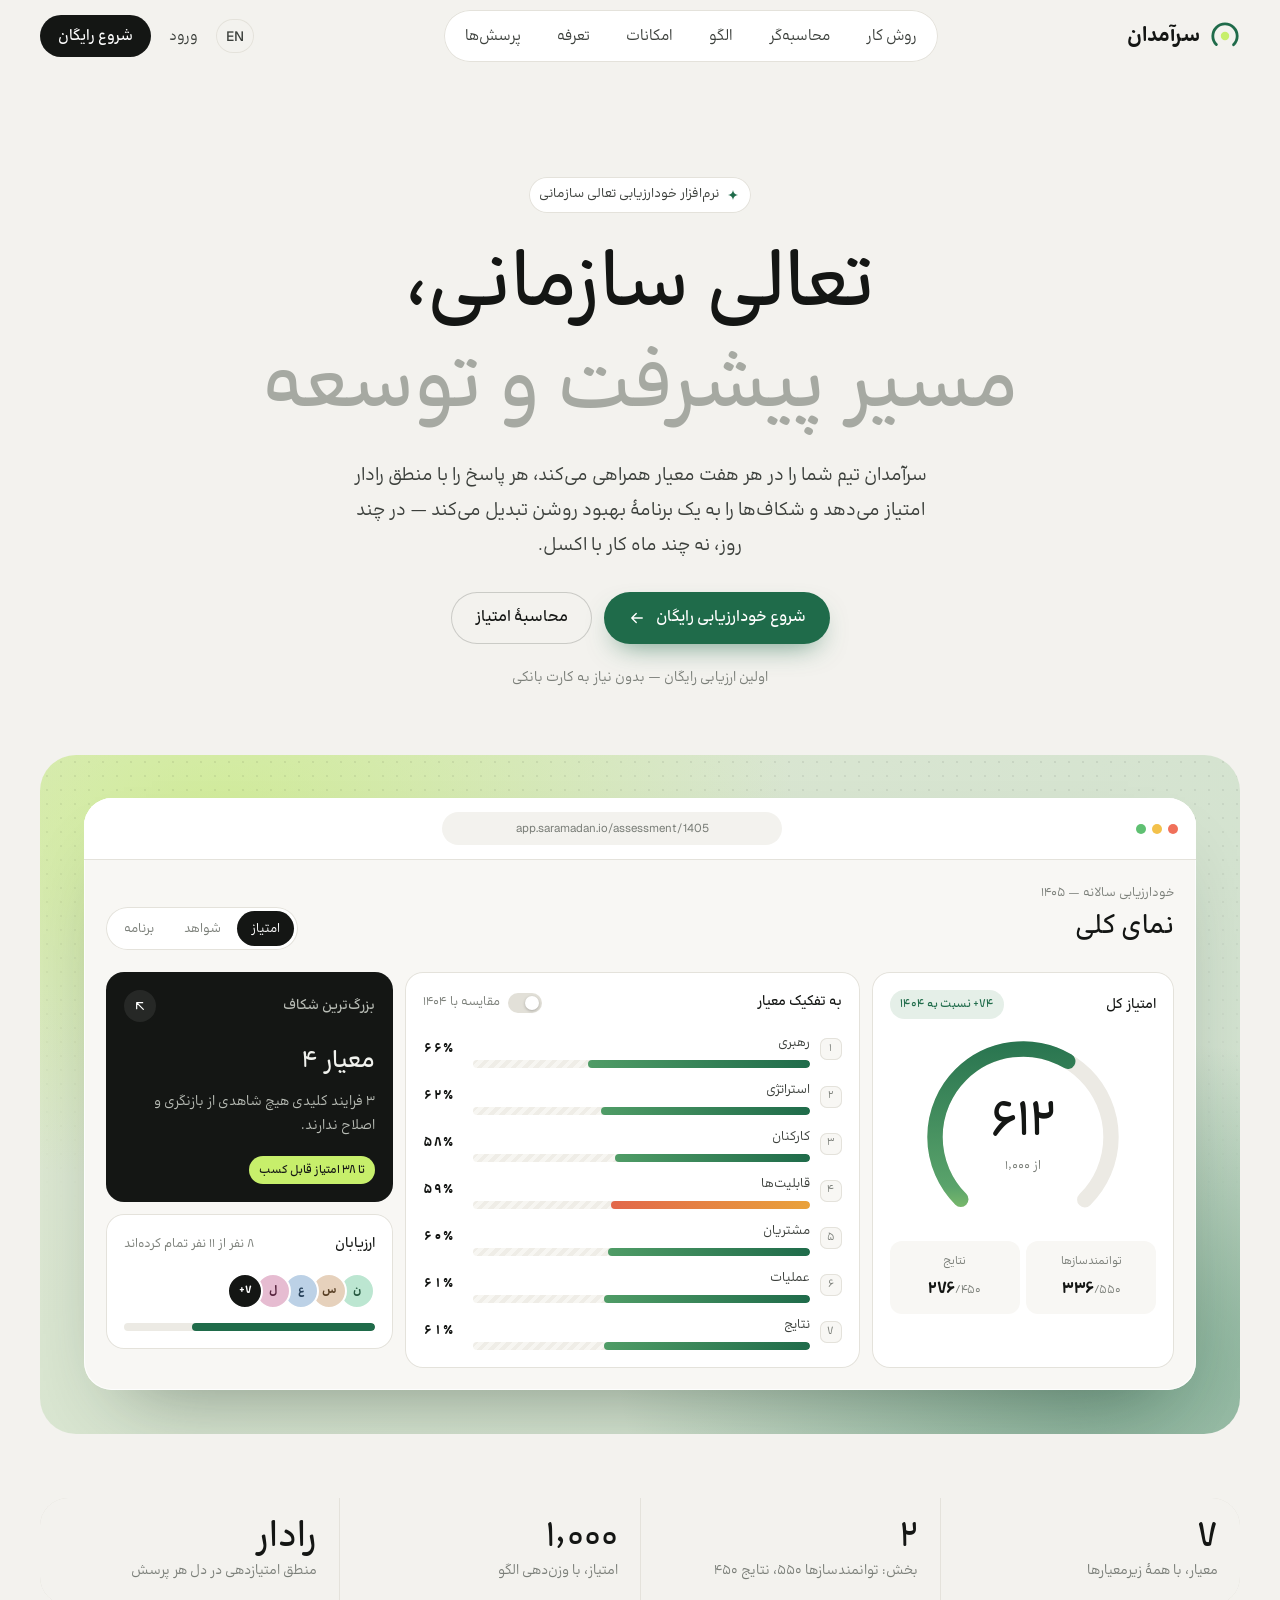
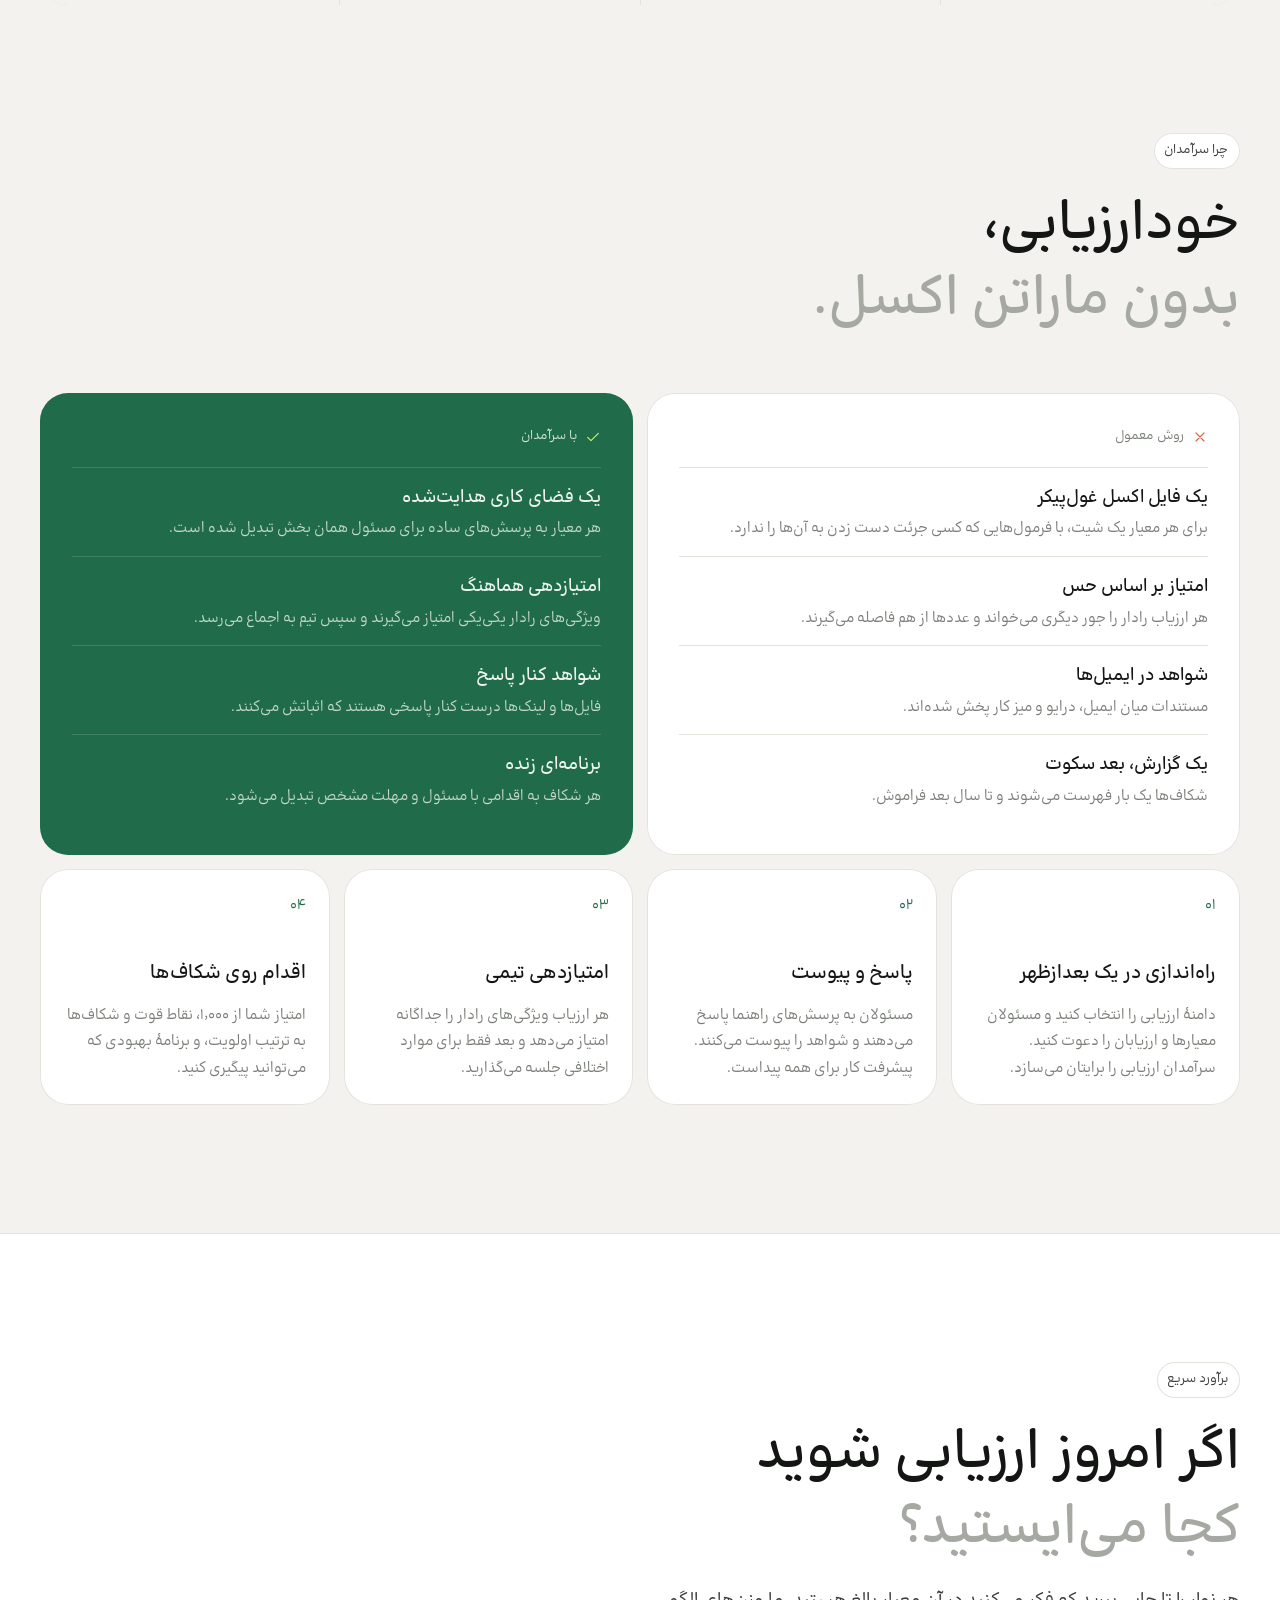
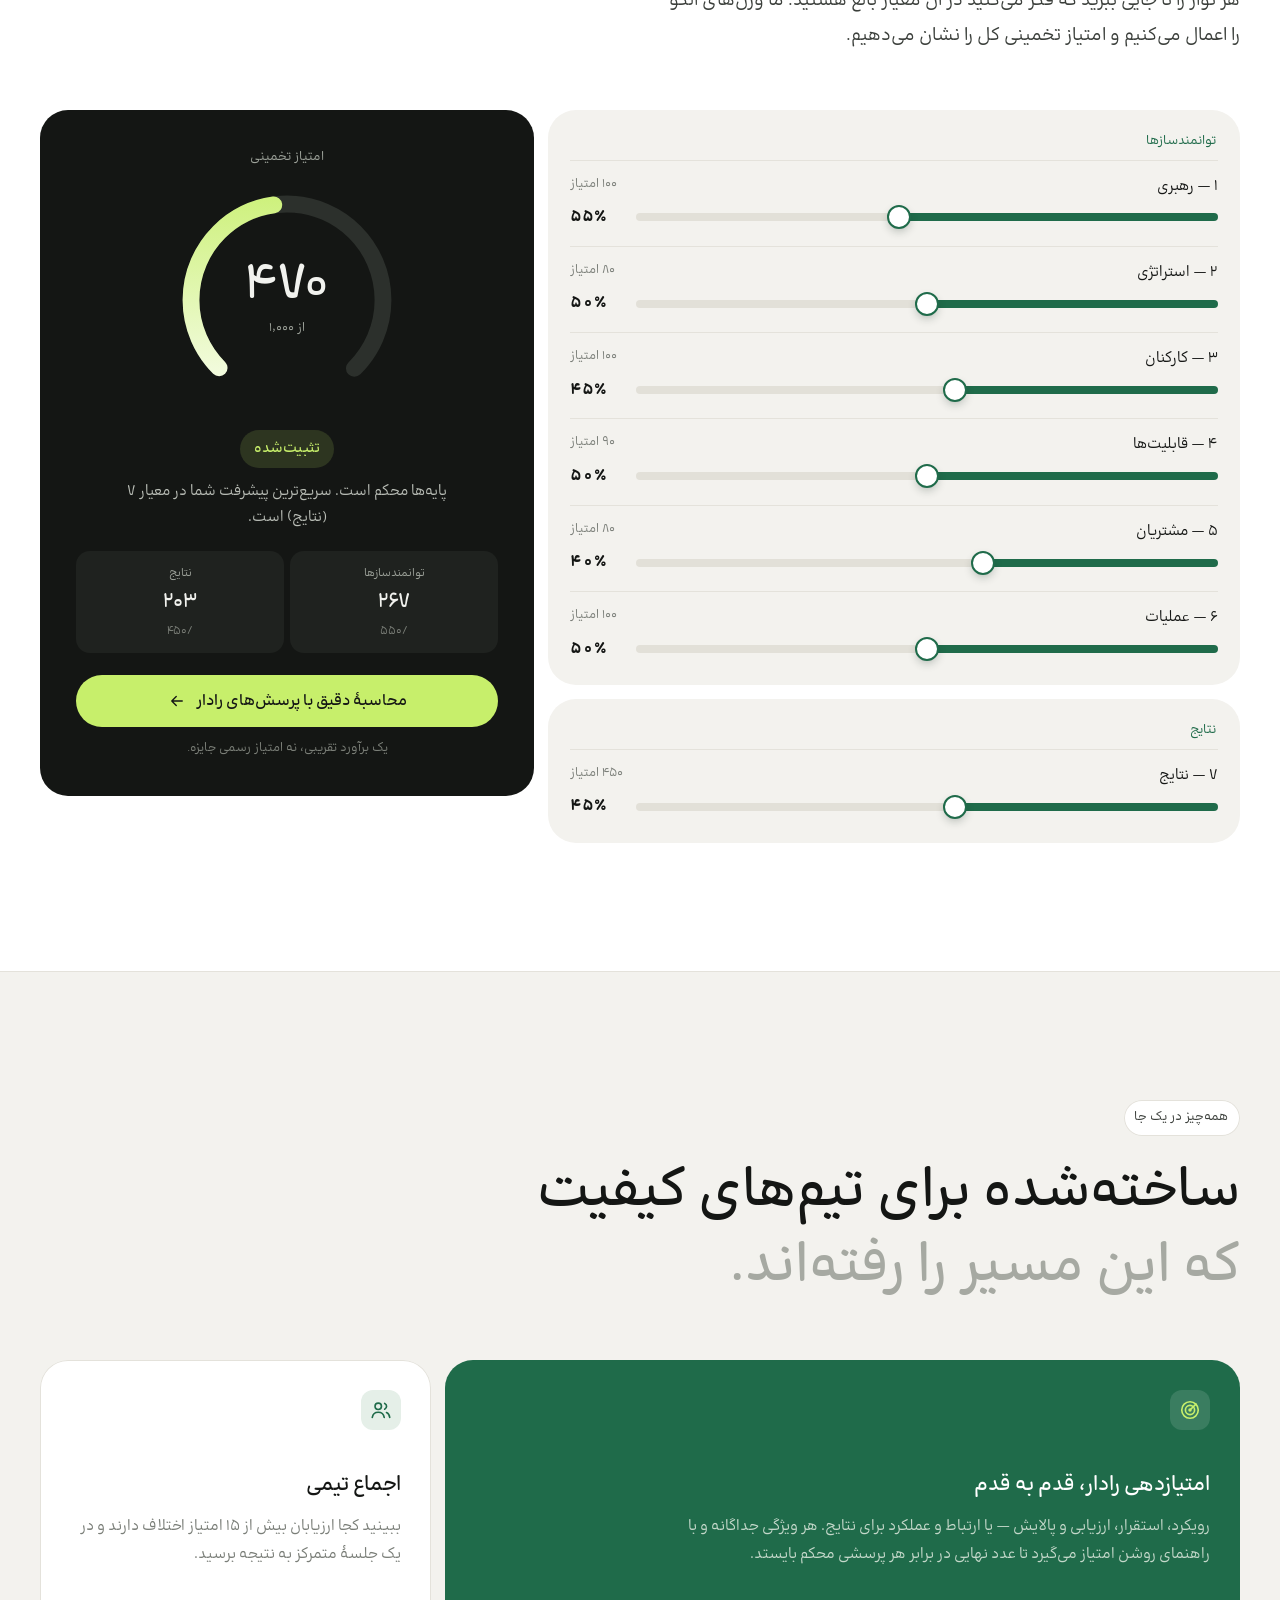
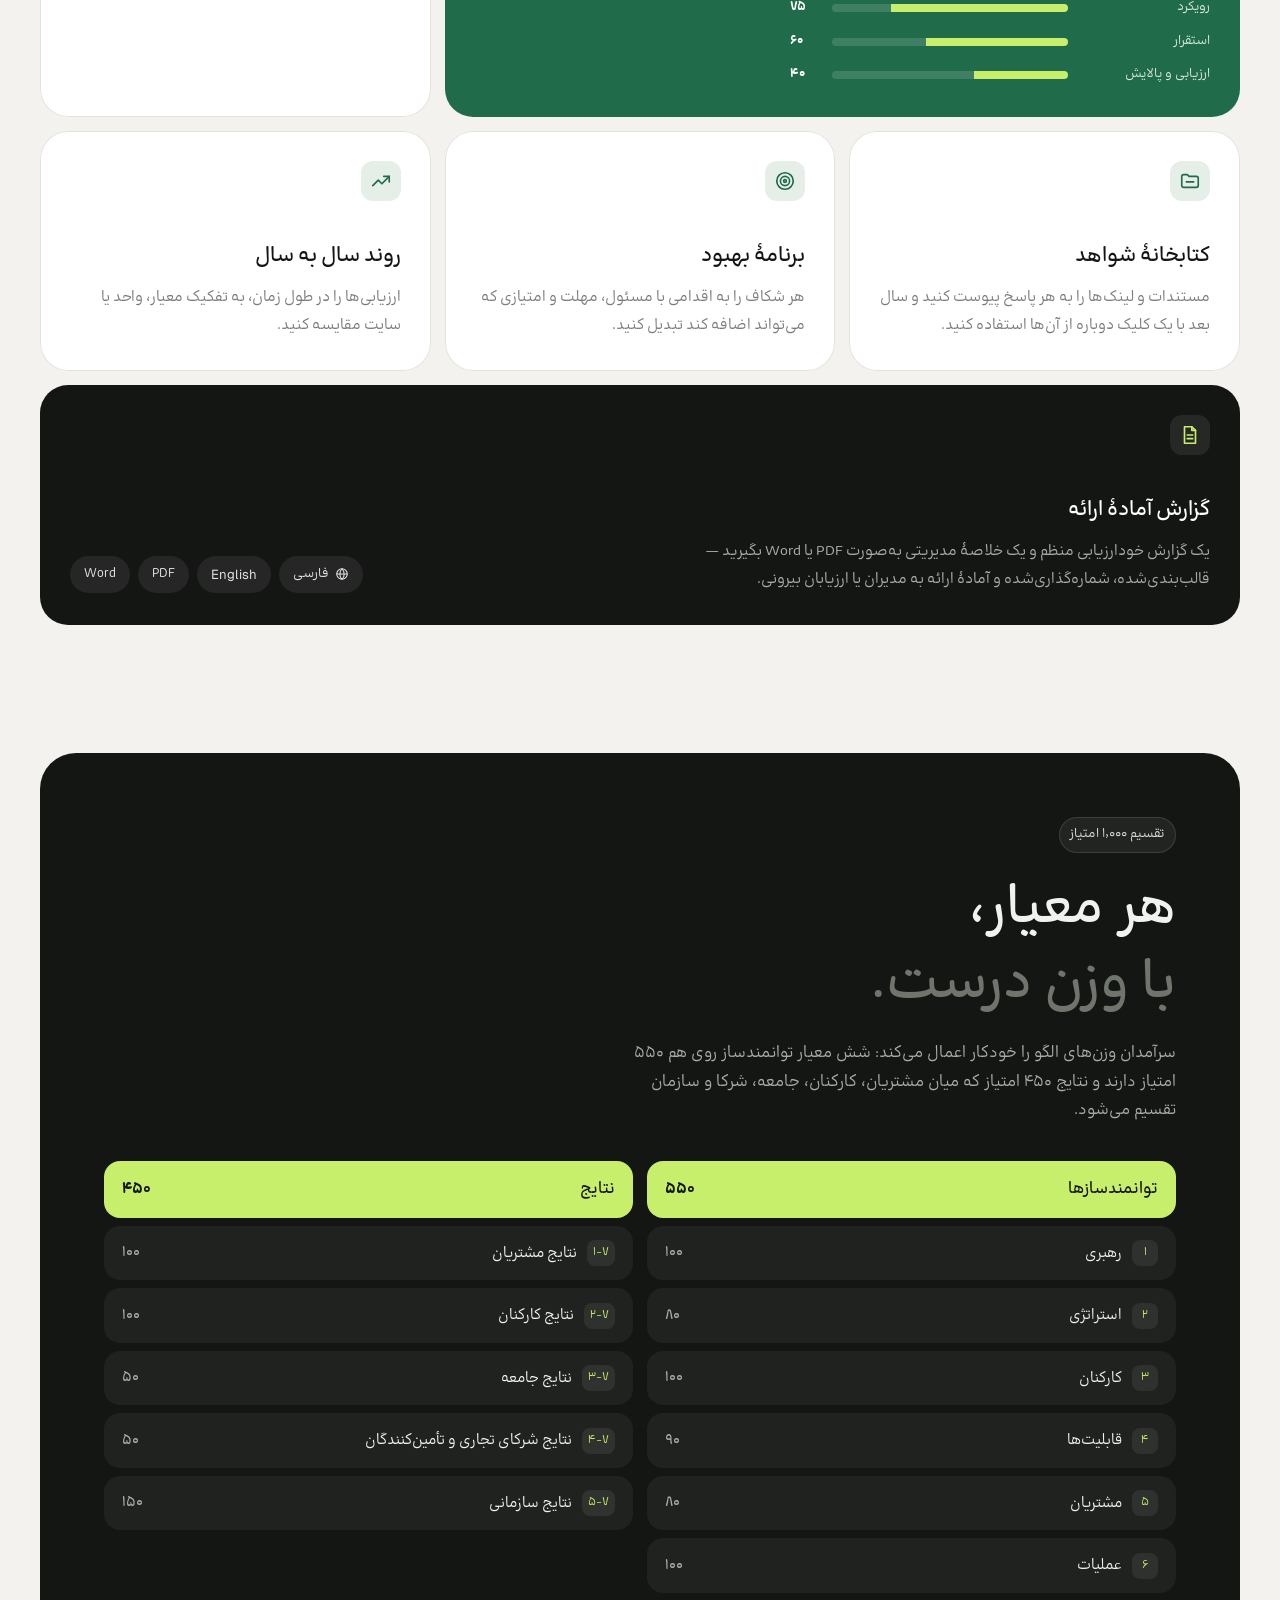
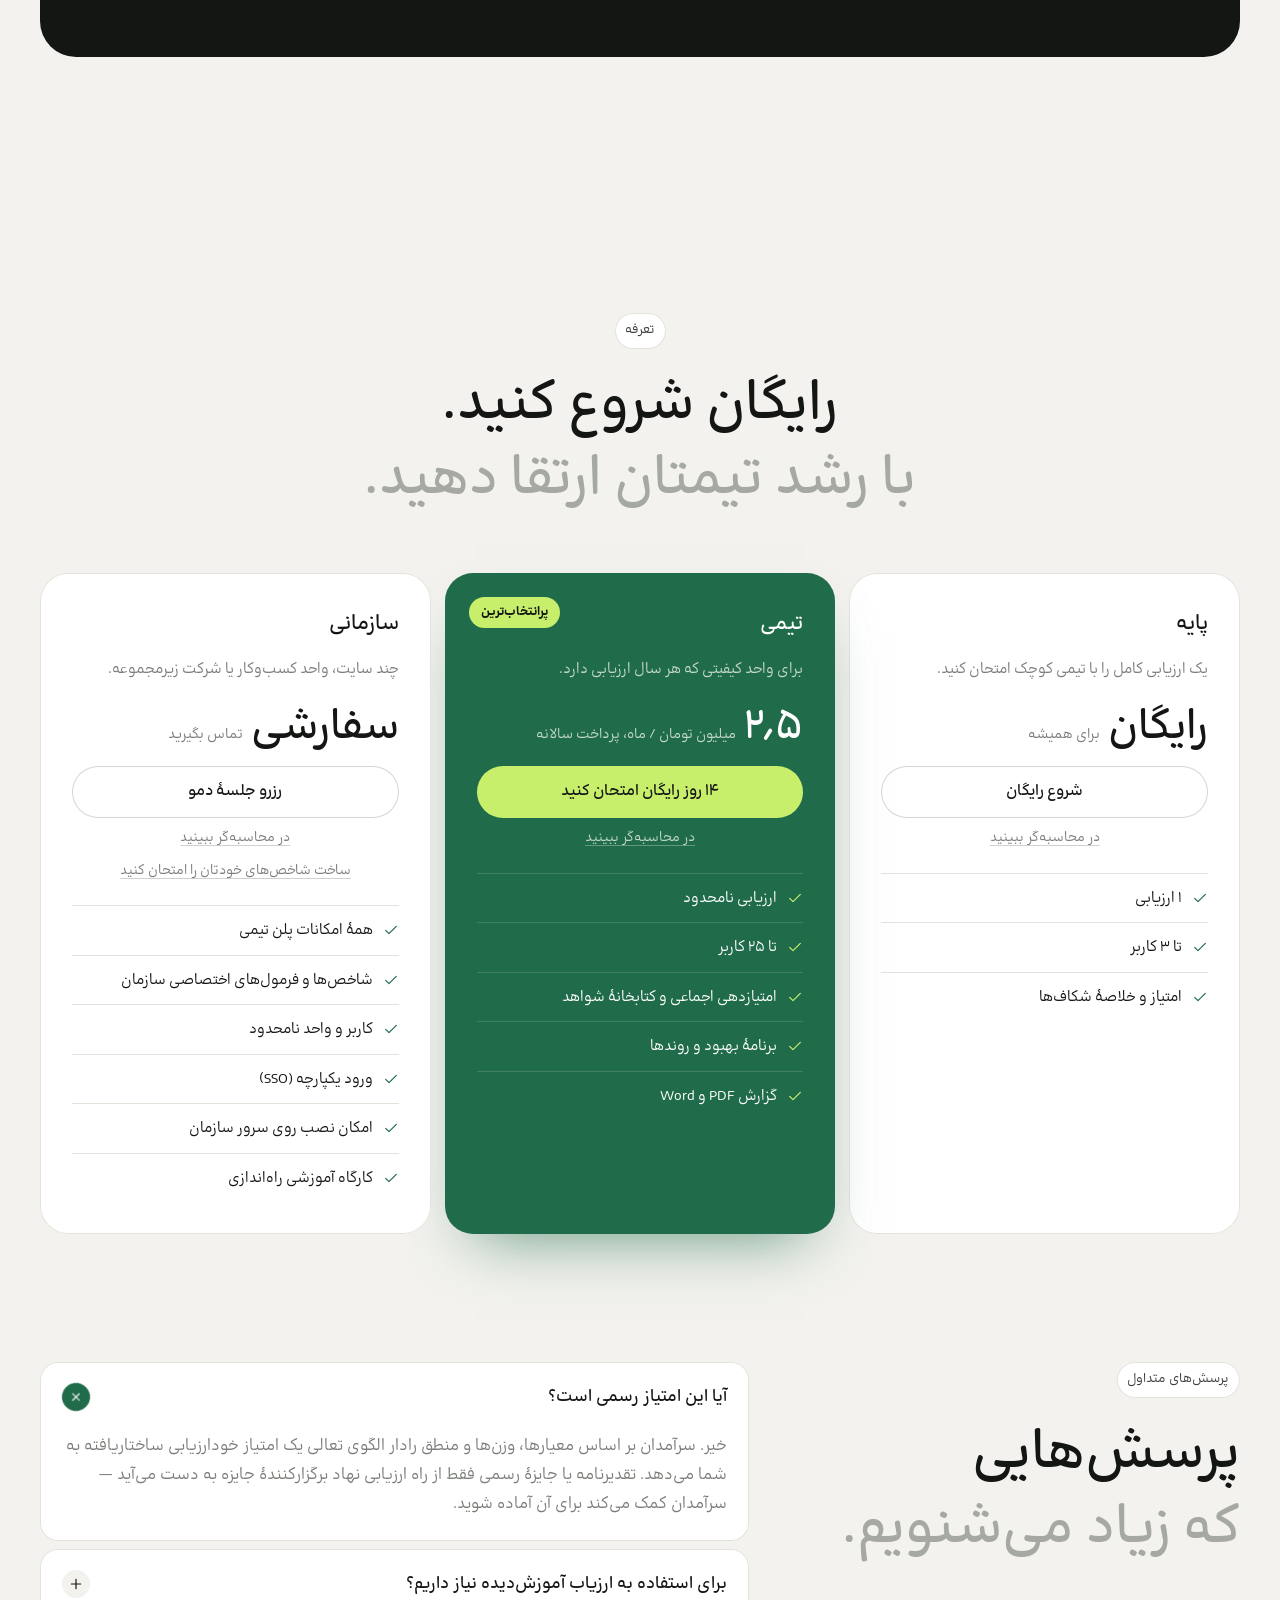
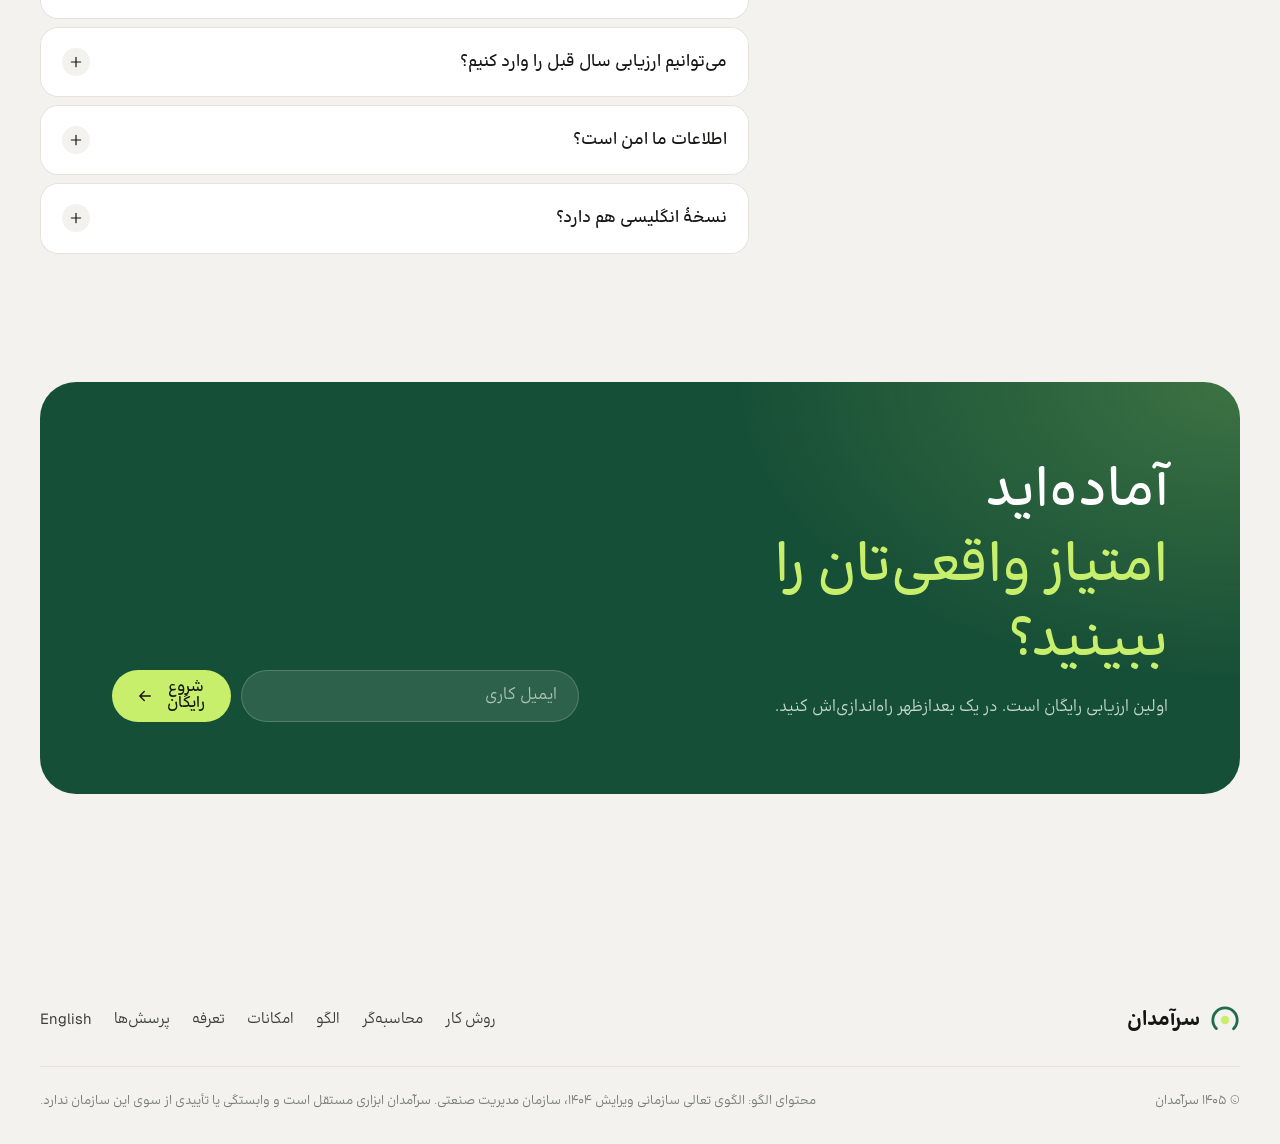
<file: fa/index.html>
<!doctype html>
<html lang="fa" dir="rtl">
<head>
  <meta charset="utf-8">
  <meta name="viewport" content="width=device-width, initial-scale=1">
  <title>سرآمدان — خودارزیابی تعالی سازمانی، امتیازدهی در چند روز</title>
  <meta name="description" content="سرآمدان به شرکت‌ها کمک می‌کند خودارزیابی تعالی سازمانی را با تیم خود انجام دهند، امتیازشان را از ۱٬۰۰۰ محاسبه کنند و شکاف‌ها را به برنامهٔ بهبود تبدیل کنند.">
  <link rel="preconnect" href="https://fonts.googleapis.com">
  <link rel="preconnect" href="https://fonts.gstatic.com" crossorigin>
  <link href="https://fonts.googleapis.com/css2?family=Geist:wght@300..700&family=Geist+Mono:wght@400;500&display=swap" rel="stylesheet">
  <link rel="stylesheet" href="../css/style.css">
  <link rel="stylesheet" href="../css/fa.css">
</head>
<body>
  <svg width="0" height="0" style="position:absolute" aria-hidden="true">
    <defs>
      <symbol id="i-arrow" viewBox="0 0 24 24"><path d="M5 12h14M13 6l6 6-6 6"/></symbol>
      <symbol id="i-arrow-ur" viewBox="0 0 24 24"><path d="M7 17 17 7M8 7h9v9"/></symbol>
      <symbol id="i-check" viewBox="0 0 24 24"><path d="m4 12.5 5 5L20 6.5"/></symbol>
      <symbol id="i-x" viewBox="0 0 24 24"><path d="M6 6l12 12M18 6 6 18"/></symbol>
      <symbol id="i-plus" viewBox="0 0 24 24"><path d="M12 5v14M5 12h14"/></symbol>
      <symbol id="i-users" viewBox="0 0 24 24"><circle cx="9" cy="8" r="3.5"/><path d="M2.5 20c.6-3.5 3.2-5.5 6.5-5.5s5.9 2 6.5 5.5"/><path d="M16 4.8a3.5 3.5 0 0 1 0 6.4M18 14.8c1.9.7 3.1 2.4 3.5 5.2"/></symbol>
      <symbol id="i-radar" viewBox="0 0 24 24"><circle cx="12" cy="12" r="9"/><circle cx="12" cy="12" r="5"/><path d="M12 12 18.5 5.5"/><circle cx="12" cy="12" r="1" fill="currentColor"/></symbol>
      <symbol id="i-folder" viewBox="0 0 24 24"><path d="M3 7a2 2 0 0 1 2-2h4l2 2h8a2 2 0 0 1 2 2v8a2 2 0 0 1-2 2H5a2 2 0 0 1-2-2Z"/><path d="M8 13h8"/></symbol>
      <symbol id="i-target" viewBox="0 0 24 24"><circle cx="12" cy="12" r="9"/><circle cx="12" cy="12" r="5"/><circle cx="12" cy="12" r="1.5"/></symbol>
      <symbol id="i-trend" viewBox="0 0 24 24"><path d="M3 17l6-6 4 4 8-8"/><path d="M15 7h6v6"/></symbol>
      <symbol id="i-doc" viewBox="0 0 24 24"><path d="M6 3h8l4 4v14H6Z"/><path d="M14 3v4h4M9 12h6M9 16h6"/></symbol>
      <symbol id="i-globe" viewBox="0 0 24 24"><circle cx="12" cy="12" r="9"/><path d="M3 12h18M12 3c2.5 2.6 3.8 5.6 3.8 9s-1.3 6.4-3.8 9c-2.5-2.6-3.8-5.6-3.8-9S9.5 5.6 12 3Z"/></symbol>
      <symbol id="i-spark" viewBox="0 0 24 24"><path d="M12 2c.7 5.6 4.4 9.3 10 10-5.6.7-9.3 4.4-10 10-.7-5.6-4.4-9.3-10-10 5.6-.7 9.3-4.4 10-10Z" fill="currentColor" stroke="none"/></symbol>
    </defs>
  </svg>

  <!-- ===================== Header ===================== -->
  <header class="site-header">
    <div class="container header__row">
      <a class="logo" href="#top" aria-label="صفحهٔ اصلی سرآمدان">
        <svg class="logo__mark" viewBox="0 0 32 32" aria-hidden="true"><circle cx="16" cy="16" r="13" fill="none" stroke="currentColor" stroke-width="3" stroke-dasharray="61 82" stroke-linecap="round" transform="rotate(135 16 16)"/><circle cx="16" cy="16" r="4.5" fill="var(--lime)"/></svg>
        سرآمدان
      </a>
      <nav class="nav" aria-label="منوی اصلی">
        <a href="#how">روش کار</a>
        <a href="calculator.html">محاسبه‌گر</a>
        <a href="model.html">الگو</a>
        <a href="#features">امکانات</a>
        <a href="#pricing">تعرفه</a>
        <a href="#faq">پرسش‌ها</a>
      </nav>
      <div class="header__cta">
        <a class="lang" href="../index.html" lang="en" hreflang="en">EN</a>
        <a class="link-quiet" href="#">ورود</a>
        <a class="btn btn--dark btn--sm" href="#start">شروع رایگان</a>
      </div>
    </div>
  </header>

  <main id="top">
    <!-- ===================== Hero ===================== -->
    <section class="hero">
      <div class="container hero__text">
        <span class="eyebrow reveal"><svg class="i"><use href="#i-spark"/></svg>نرم‌افزار خودارزیابی تعالی سازمانی</span>
        <h1 class="h1 reveal">تعالی سازمانی،<br><span class="soft">مسیر پیشرفت و توسعه</span></h1>
        <p class="lead reveal">سرآمدان تیم شما را در هر هفت معیار همراهی می‌کند، هر پاسخ را با منطق رادار امتیاز می‌دهد و شکاف‌ها را به یک برنامهٔ بهبود روشن تبدیل می‌کند — در چند روز، نه چند ماه کار با اکسل.</p>
        <div class="hero__actions reveal">
          <a class="btn btn--green" href="#start">شروع خودارزیابی رایگان <svg class="i"><use href="#i-arrow"/></svg></a>
          <a class="btn btn--ghost" href="calculator.html">محاسبهٔ امتیاز</a>
        </div>
        <p class="hero__note reveal">اولین ارزیابی رایگان — بدون نیاز به کارت بانکی</p>
      </div>

      <!-- Product preview -->
      <div class="container">
        <div class="stage reveal">
          <div class="app" aria-label="پیش‌نمایش تعاملی داشبورد سرآمدان">
            <div class="app__bar">
              <span class="dots"><i></i><i></i><i></i></span>
              <span class="app__url" dir="ltr">app.saramadan.io/assessment/1405</span>
            </div>
            <div class="app__head">
              <div>
                <p class="app__kicker">خودارزیابی سالانه — ۱۴۰۵</p>
                <p class="app__title">نمای کلی</p>
              </div>
              <div class="seg" role="tablist"><button type="button" role="tab" data-view-btn="score" aria-selected="true">امتیاز</button><button type="button" role="tab" data-view-btn="evidence" aria-selected="false">شواهد</button><button type="button" role="tab" data-view-btn="plan" aria-selected="false">برنامه</button></div>
            </div>

            <!-- Score -->
            <div class="app__view is-on" data-view="score" role="tabpanel">
            <div class="app__grid">
              <div class="card card--score">
                <div class="card__top"><span>امتیاز کل</span><span class="chip chip--up">۷۴+ نسبت به ۱۴۰۴</span></div>
                <div class="gauge" data-value="612" data-max="1000" tabindex="0" data-tip="۷۴ امتیاز بیشتر از ۵۳۸ در سال ۱۴۰۴">
                  <svg viewBox="0 0 200 200" aria-hidden="true">
                    <defs><linearGradient id="g-arc" x1="0" y1="1" x2="1" y2="0"><stop offset="0" stop-color="#1f6b4a"/><stop offset=".7" stop-color="#5aa36b"/><stop offset="1" stop-color="#c7ef6b"/></linearGradient></defs>
                    <circle class="gauge__track" cx="100" cy="100" r="80"/>
                    <circle class="gauge__val" cx="100" cy="100" r="80" stroke="url(#g-arc)"/>
                  </svg>
                  <div class="gauge__num"><strong data-count="612">۶۱۲</strong><span>از ۱٬۰۰۰</span></div>
                </div>
                <ul class="dims">
                  <li data-dim="0" tabindex="0" data-tip="معیارهای ۱ تا ۶"><span>توانمندسازها</span><b>۳۳۶<small>/۵۵۰</small></b></li>
                  <li data-dim="1" tabindex="0" data-tip="معیار ۷"><span>نتایج</span><b>۲۷۶<small>/۴۵۰</small></b></li>
                </ul>
              </div>

              <div class="card card--criteria">
                <div class="card__top"><span>به تفکیک معیار</span><label class="switch"><input type="checkbox" id="cmp-prev"><i aria-hidden="true"></i>مقایسه با ۱۴۰۴</label></div>
                <ul class="bars">
                  <li style="--v:66;--p:60" data-dim="0" tabindex="0" data-tip="معیار ۱: ۶۶ از ۱۰۰ امتیاز — ۶+ نسبت به ۱۴۰۴"><span class="bars__n">۱</span><span class="bars__l">رهبری</span><span class="bars__t"><i></i></span><b>۶۶٪<em>۶+</em></b></li>
                  <li style="--v:62;--p:57" data-dim="0" tabindex="0" data-tip="معیار ۲: ۵۰ از ۸۰ امتیاز — ۴+ نسبت به ۱۴۰۴"><span class="bars__n">۲</span><span class="bars__l">استراتژی</span><span class="bars__t"><i></i></span><b>۶۲٪<em>۵+</em></b></li>
                  <li style="--v:58;--p:49" data-dim="0" tabindex="0" data-tip="معیار ۳: ۵۸ از ۱۰۰ امتیاز — ۹+ نسبت به ۱۴۰۴"><span class="bars__n">۳</span><span class="bars__l">کارکنان</span><span class="bars__t"><i></i></span><b>۵۸٪<em>۹+</em></b></li>
                  <li class="is-low" style="--v:59;--p:51" data-dim="0" tabindex="0" data-tip="معیار ۴: ۵۳ از ۹۰ امتیاز — ۷+ نسبت به ۱۴۰۴"><span class="bars__n">۴</span><span class="bars__l">قابلیت‌ها</span><span class="bars__t"><i></i></span><b>۵۹٪<em>۸+</em></b></li>
                  <li style="--v:60;--p:56" data-dim="0" tabindex="0" data-tip="معیار ۵: ۴۸ از ۸۰ امتیاز — ۳+ نسبت به ۱۴۰۴"><span class="bars__n">۵</span><span class="bars__l">مشتریان</span><span class="bars__t"><i></i></span><b>۶۰٪<em>۴+</em></b></li>
                  <li style="--v:61;--p:52" data-dim="0" tabindex="0" data-tip="معیار ۶: ۶۱ از ۱۰۰ امتیاز — ۹+ نسبت به ۱۴۰۴"><span class="bars__n">۶</span><span class="bars__l">عملیات</span><span class="bars__t"><i></i></span><b>۶۱٪<em>۹+</em></b></li>
                  <li style="--v:61;--p:53" data-dim="1" tabindex="0" data-tip="معیار ۷: ۲۷۶ از ۴۵۰ امتیاز — ۳۶+ نسبت به ۱۴۰۴"><span class="bars__n">۷</span><span class="bars__l">نتایج</span><span class="bars__t"><i></i></span><b>۶۱٪<em>۸+</em></b></li>
                </ul>
              </div>

              <div class="app__side">
                <div class="card card--dark">
                  <div class="card__top"><span>بزرگ‌ترین شکاف</span><button type="button" class="gap__go" data-goto="plan" data-focus="act-1" aria-label="باز کردن برنامهٔ معیار ۴" data-tip="باز کردن برنامهٔ معیار ۴"><svg class="i"><use href="#i-arrow-ur"/></svg></button></div>
                  <p class="gap__title">معیار ۴</p>
                  <p class="gap__text">۳ فرایند کلیدی هیچ شاهدی از بازنگری و اصلاح ندارند.</p>
                  <span class="chip chip--lime">تا ۳۸ امتیاز قابل کسب</span>
                </div>
                <div class="card">
                  <div class="card__top"><span>ارزیابان</span><span class="muted">۸ نفر از ۱۱ نفر تمام کرده‌اند</span></div>
                  <div class="team"><span class="av" style="--h:150" tabindex="0" data-tip="نرگس رضایی — تمام کرده">ن</span><span class="av" style="--h:30" tabindex="0" data-tip="سارا کاظمی — تمام کرده">س</span><span class="av" style="--h:210" tabindex="0" data-tip="علی مرادی — در حال امتیازدهی">ع</span><span class="av" style="--h:330" tabindex="0" data-tip="لیلا بهرامی — هنوز شروع نکرده">ل</span><span class="av av--more" tabindex="0" data-tip="۷ ارزیاب دیگر">۷+</span></div>
                  <span class="prog"><i style="width:73%"></i></span>
                </div>
              </div>
            </div>
            </div>

            <!-- Evidence -->
            <div class="app__view" data-view="evidence" role="tabpanel">
              <div class="app__pad">
                <div class="card">
                  <div class="ev__head">
                    <div><p class="ev__title">شواهد</p><p class="muted ev__sub">۴۶ فایل پیوست‌شده — فایل اصلی هر معیار</p></div>
                    <div class="filters"><button type="button" data-filter="all" aria-pressed="true">همه <span>۷</span></button><button type="button" data-filter="review" aria-pressed="false">در حال بررسی <span>۲</span></button><button type="button" data-filter="missing" aria-pressed="false">ناقص <span>۱</span></button></div>
                  </div>
                  <ul class="ev__list">
                    <li data-status="ok"><span class="bars__n">۱</span><span class="ev__name">نتایج نظرسنجی رهبری<small>اکسل، سارا کاظمی</small></span><span class="st st--ok">تأییدشده</span></li>
                    <li data-status="ok"><span class="bars__n">۲</span><span class="ev__name">سند استراتژی ۱۴۰۵ تا ۱۴۰۷<small>PDF، نرگس رضایی</small></span><span class="st st--ok">تأییدشده</span></li>
                    <li data-status="ok"><span class="bars__n">۳</span><span class="ev__name">چارچوب شایستگی‌ها<small>ورد، سارا کاظمی</small></span><span class="st st--ok">تأییدشده</span></li>
                    <li data-status="missing"><span class="bars__n">۴</span><span class="ev__name">گزارش بازنگری فرایندها<small>بارگذاری نشده، لیلا بهرامی</small></span><span class="st st--missing">ناقص</span></li>
                    <li data-status="review"><span class="bars__n">۵</span><span class="ev__name">نظرسنجی مشتریان ۱۴۰۵<small>اکسل، علی مرادی</small></span><span class="st st--review">در حال بررسی</span></li>
                    <li data-status="review"><span class="bars__n">۶</span><span class="ev__name">ارزیابی تأمین‌کنندگان<small>PDF، علی مرادی</small></span><span class="st st--review">در حال بررسی</span></li>
                    <li data-status="ok"><span class="bars__n">۷</span><span class="ev__name">داشبورد شاخص‌های فصل سوم<small>لینک، نرگس رضایی</small></span><span class="st st--ok">تأییدشده</span></li>
                  </ul>
                </div>
              </div>
            </div>

            <!-- Plan -->
            <div class="app__view" data-view="plan" role="tabpanel">
              <div class="app__pad">
                <div class="card">
                  <div class="ev__head">
                    <p class="ev__title">برنامهٔ بهبود</p>
                    <div class="pstats">
                      <span class="pstat"><small>تا ۸۶ امتیاز قابل کسب</small><b id="plan-done" data-tpl="{d} از {t} انجام شد" data-total="6">۰ از ۶ انجام شد</b></span>
                      <span class="pstat pstat--green"><small>امتیاز با اقدام‌های انجام‌شده</small><b id="plan-proj" data-base="612">۶۱۲</b></span>
                    </div>
                  </div>
                  <ul class="acts">
                    <li id="act-1"><label class="act"><input type="checkbox" data-pts="18"><span class="act__box" aria-hidden="true"></span><span class="act__t">افزودن بازنگری فصلی به ۳ فرایند کلیدی<small>معیار ۴، سارا ک.، ۲۹ آذر</small></span><b>۱۸+</b></label></li>
                    <li id="act-2"><label class="act"><input type="checkbox" data-pts="20"><span class="act__box" aria-hidden="true"></span><span class="act__t">الگوبرداری شاخص‌های فرایندی از ۲ سازمان همتا<small>معیار ۴، لیلا ب.، ۲۵ دی</small></span><b>۲۰+</b></label></li>
                    <li id="act-3"><label class="act"><input type="checkbox" data-pts="12"><span class="act__box" aria-hidden="true"></span><span class="act__t">اجرای نظرسنجی مشارکت تأمین‌کنندگان<small>معیار ۶، علی م.، ۱۰ بهمن</small></span><b>۱۲+</b></label></li>
                    <li id="act-4"><label class="act"><input type="checkbox" data-pts="16"><span class="act__box" aria-hidden="true"></span><span class="act__t">تعیین هدف سه‌ساله برای شاخص‌های عملیاتی<small>معیار ۷، نرگس ر.، ۲۱ بهمن</small></span><b>۱۶+</b></label></li>
                    <li id="act-5"><label class="act"><input type="checkbox" data-pts="10"><span class="act__box" aria-hidden="true"></span><span class="act__t">مستندسازی فرایند طراحی خدمت<small>معیار ۶، سارا ک.، ۹ اسفند</small></span><b>۱۰+</b></label></li>
                    <li id="act-6"><label class="act"><input type="checkbox" data-pts="10"><span class="act__box" aria-hidden="true"></span><span class="act__t">تفکیک نظرسنجی مشتری بر اساس منطقه<small>معیار ۷، علی م.، ۱۴ اسفند</small></span><b>۱۰+</b></label></li>
                  </ul>
                </div>
              </div>
            </div>
          </div>
        </div>
      </div>
    </section>

    <!-- ===================== Model strip ===================== -->
    <section class="strip" aria-label="آنچه سرآمدان پوشش می‌دهد">
      <div class="container strip__row">
        <div><strong>۷</strong><span>معیار، با همهٔ زیرمعیارها</span></div>
        <div><strong>۲</strong><span>بخش: توانمندسازها ۵۵۰، نتایج ۴۵۰</span></div>
        <div><strong>۱٬۰۰۰</strong><span>امتیاز، با وزن‌دهی الگو</span></div>
        <div><strong>رادار</strong><span>منطق امتیازدهی در دل هر پرسش</span></div>
      </div>
    </section>

    <!-- ===================== Before / after ===================== -->
    <section class="section" id="how">
      <div class="container">
        <div class="head reveal">
          <span class="eyebrow">چرا سرآمدان</span>
          <h2 class="h2">خودارزیابی،<br><span class="soft">بدون ماراتن اکسل.</span></h2>
        </div>

        <div class="versus">
          <div class="versus__card reveal">
            <p class="versus__label"><svg class="i"><use href="#i-x"/></svg>روش معمول</p>
            <ol class="versus__list">
              <li><b>یک فایل اکسل غول‌پیکر</b><span>برای هر معیار یک شیت، با فرمول‌هایی که کسی جرئت دست زدن به آن‌ها را ندارد.</span></li>
              <li><b>امتیاز بر اساس حس</b><span>هر ارزیاب رادار را جور دیگری می‌خواند و عددها از هم فاصله می‌گیرند.</span></li>
              <li><b>شواهد در ایمیل‌ها</b><span>مستندات میان ایمیل، درایو و میز کار پخش شده‌اند.</span></li>
              <li><b>یک گزارش، بعد سکوت</b><span>شکاف‌ها یک بار فهرست می‌شوند و تا سال بعد فراموش.</span></li>
            </ol>
          </div>
          <div class="versus__card versus__card--good reveal">
            <p class="versus__label"><svg class="i"><use href="#i-check"/></svg>با سرآمدان</p>
            <ol class="versus__list">
              <li><b>یک فضای کاری هدایت‌شده</b><span>هر معیار به پرسش‌های ساده برای مسئول همان بخش تبدیل شده است.</span></li>
              <li><b>امتیازدهی هماهنگ</b><span>ویژگی‌های رادار یکی‌یکی امتیاز می‌گیرند و سپس تیم به اجماع می‌رسد.</span></li>
              <li><b>شواهد کنار پاسخ</b><span>فایل‌ها و لینک‌ها درست کنار پاسخی هستند که اثباتش می‌کنند.</span></li>
              <li><b>برنامه‌ای زنده</b><span>هر شکاف به اقدامی با مسئول و مهلت مشخص تبدیل می‌شود.</span></li>
            </ol>
          </div>
        </div>

        <ol class="steps">
          <li class="step reveal"><span class="step__n">۰۱</span><h3>راه‌اندازی در یک بعدازظهر</h3><p>دامنهٔ ارزیابی را انتخاب کنید و مسئولان معیارها و ارزیابان را دعوت کنید. سرآمدان ارزیابی را برایتان می‌سازد.</p></li>
          <li class="step reveal"><span class="step__n">۰۲</span><h3>پاسخ و پیوست</h3><p>مسئولان به پرسش‌های راهنما پاسخ می‌دهند و شواهد را پیوست می‌کنند. پیشرفت کار برای همه پیداست.</p></li>
          <li class="step reveal"><span class="step__n">۰۳</span><h3>امتیازدهی تیمی</h3><p>هر ارزیاب ویژگی‌های رادار را جداگانه امتیاز می‌دهد و بعد فقط برای موارد اختلافی جلسه می‌گذارید.</p></li>
          <li class="step reveal"><span class="step__n">۰۴</span><h3>اقدام روی شکاف‌ها</h3><p>امتیاز شما از ۱٬۰۰۰، نقاط قوت و شکاف‌ها به ترتیب اولویت، و برنامهٔ بهبودی که می‌توانید پیگیری کنید.</p></li>
        </ol>
      </div>
    </section>

    <!-- ===================== Calculator ===================== -->
    <section class="section section--tint" id="calculator">
      <div class="container">
        <div class="head reveal">
          <span class="eyebrow">برآورد سریع</span>
          <h2 class="h2">اگر امروز ارزیابی شوید<br><span class="soft">کجا می‌ایستید؟</span></h2>
          <p class="lead">هر نوار را تا جایی ببرید که فکر می‌کنید در آن معیار بالغ هستید. ما وزن‌های الگو را اعمال می‌کنیم و امتیاز تخمینی کل را نشان می‌دهیم.</p>
        </div>

        <div class="calc reveal">
          <form class="calc__inputs" id="calc" aria-label="برآورد امتیاز">
            <fieldset>
              <legend>توانمندسازها</legend>
              <label class="range"><span class="range__l">۱ — رهبری <em>۱۰۰ امتیاز</em></span><input type="range" min="0" max="100" step="5" value="55" data-pts="100"><output>۵۵٪</output></label>
              <label class="range"><span class="range__l">۲ — استراتژی <em>۸۰ امتیاز</em></span><input type="range" min="0" max="100" step="5" value="50" data-pts="80"><output>۵۰٪</output></label>
              <label class="range"><span class="range__l">۳ — کارکنان <em>۱۰۰ امتیاز</em></span><input type="range" min="0" max="100" step="5" value="45" data-pts="100"><output>۴۵٪</output></label>
              <label class="range"><span class="range__l">۴ — قابلیت‌ها <em>۹۰ امتیاز</em></span><input type="range" min="0" max="100" step="5" value="50" data-pts="90"><output>۵۰٪</output></label>
              <label class="range"><span class="range__l">۵ — مشتریان <em>۸۰ امتیاز</em></span><input type="range" min="0" max="100" step="5" value="40" data-pts="80"><output>۴۰٪</output></label>
              <label class="range"><span class="range__l">۶ — عملیات <em>۱۰۰ امتیاز</em></span><input type="range" min="0" max="100" step="5" value="50" data-pts="100"><output>۵۰٪</output></label>
            </fieldset>
            <fieldset>
              <legend>نتایج</legend>
              <label class="range"><span class="range__l">۷ — نتایج <em>۴۵۰ امتیاز</em></span><input type="range" min="0" max="100" step="5" value="45" data-pts="450"><output>۴۵٪</output></label>
            </fieldset>
          </form>

          <aside class="calc__result" aria-live="polite">
            <p class="calc__kicker">امتیاز تخمینی</p>
            <div class="gauge gauge--lg" id="calc-gauge" data-value="470" data-max="1000">
              <svg viewBox="0 0 200 200" aria-hidden="true">
                <defs><linearGradient id="g-arc-2" x1="0" y1="1" x2="1" y2="0"><stop offset="0" stop-color="#c7ef6b"/><stop offset="1" stop-color="#ffffff"/></linearGradient></defs>
                <circle class="gauge__track" cx="100" cy="100" r="80"/>
                <circle class="gauge__val" cx="100" cy="100" r="80" stroke="url(#g-arc-2)"/>
              </svg>
              <div class="gauge__num"><strong id="calc-total">۴۷۰</strong><span>از ۱٬۰۰۰</span></div>
            </div>
            <p class="calc__band" id="calc-band">تثبیت‌شده</p>
            <p class="calc__hint" id="calc-hint">پایه‌ها محکم است. سریع‌ترین پیشرفت شما در معیار ۷ (نتایج) است.</p>
            <ul class="calc__dims">
              <li><span>توانمندسازها</span><b id="d-en">۲۶۷</b><small>/۵۵۰</small></li>
              <li><span>نتایج</span><b id="d-res">۲۰۳</b><small>/۴۵۰</small></li>
            </ul>
            <a class="btn btn--lime" href="calculator.html">محاسبهٔ دقیق با پرسش‌های رادار <svg class="i"><use href="#i-arrow"/></svg></a>
            <p class="calc__fine">یک برآورد تقریبی، نه امتیاز رسمی جایزه.</p>
          </aside>
        </div>
      </div>
    </section>

    <!-- ===================== Features ===================== -->
    <section class="section" id="features">
      <div class="container">
        <div class="head reveal">
          <span class="eyebrow">همه‌چیز در یک جا</span>
          <h2 class="h2">ساخته‌شده برای تیم‌های کیفیت<br><span class="soft">که این مسیر را رفته‌اند.</span></h2>
        </div>

        <div class="bento">
          <article class="tile tile--wide tile--green reveal">
            <svg class="i tile__i"><use href="#i-radar"/></svg>
            <h3>امتیازدهی رادار، قدم به قدم</h3>
            <p>رویکرد، استقرار، ارزیابی و پالایش — یا ارتباط و عملکرد برای نتایج. هر ویژگی جداگانه و با راهنمای روشن امتیاز می‌گیرد تا عدد نهایی در برابر هر پرسشی محکم بایستد.</p>
            <div class="radar-mini" aria-hidden="true">
              <div><span>رویکرد</span><i style="--v:75"></i><b>۷۵</b></div>
              <div><span>استقرار</span><i style="--v:60"></i><b>۶۰</b></div>
              <div><span>ارزیابی و پالایش</span><i style="--v:40"></i><b>۴۰</b></div>
            </div>
          </article>
          <article class="tile reveal">
            <svg class="i tile__i"><use href="#i-users"/></svg>
            <h3>اجماع تیمی</h3>
            <p>ببینید کجا ارزیابان بیش از ۱۵ امتیاز اختلاف دارند و در یک جلسهٔ متمرکز به نتیجه برسید.</p>
          </article>
          <article class="tile reveal">
            <svg class="i tile__i"><use href="#i-folder"/></svg>
            <h3>کتابخانهٔ شواهد</h3>
            <p>مستندات و لینک‌ها را به هر پاسخ پیوست کنید و سال بعد با یک کلیک دوباره از آن‌ها استفاده کنید.</p>
          </article>
          <article class="tile reveal">
            <svg class="i tile__i"><use href="#i-target"/></svg>
            <h3>برنامهٔ بهبود</h3>
            <p>هر شکاف را به اقدامی با مسئول، مهلت و امتیازی که می‌تواند اضافه کند تبدیل کنید.</p>
          </article>
          <article class="tile reveal">
            <svg class="i tile__i"><use href="#i-trend"/></svg>
            <h3>روند سال به سال</h3>
            <p>ارزیابی‌ها را در طول زمان، به تفکیک معیار، واحد یا سایت مقایسه کنید.</p>
          </article>
          <article class="tile tile--wide tile--dark reveal">
            <svg class="i tile__i"><use href="#i-doc"/></svg>
            <h3>گزارش آمادهٔ ارائه</h3>
            <p>یک گزارش خودارزیابی منظم و یک خلاصهٔ مدیریتی به‌صورت PDF یا Word بگیرید — قالب‌بندی‌شده، شماره‌گذاری‌شده و آمادهٔ ارائه به مدیران یا ارزیابان بیرونی.</p>
            <div class="langs"><span><svg class="i"><use href="#i-globe"/></svg>فارسی</span><span lang="en">English</span><span>PDF</span><span>Word</span></div>
          </article>
        </div>
      </div>
    </section>

    <!-- ===================== Model explainer ===================== -->
    <section class="section section--flush">
      <div class="container">
        <div class="model reveal">
          <div class="model__head">
            <span class="eyebrow eyebrow--dark">تقسیم ۱٬۰۰۰ امتیاز</span>
            <h2 class="h2">هر معیار،<br><span class="soft">با وزن درست.</span></h2>
            <p>سرآمدان وزن‌های الگو را خودکار اعمال می‌کند: شش معیار توانمندساز روی هم ۵۵۰ امتیاز دارند و نتایج ۴۵۰ امتیاز که میان مشتریان، کارکنان، جامعه، شرکا و سازمان تقسیم می‌شود.</p>
          </div>
          <div class="model__cols model__cols--2">
            <div class="model__col">
              <p class="model__dim">توانمندسازها <b>۵۵۰</b></p>
              <p class="model__c"><span>۱</span>رهبری<b>۱۰۰</b></p>
              <p class="model__c"><span>۲</span>استراتژی<b>۸۰</b></p>
              <p class="model__c"><span>۳</span>کارکنان<b>۱۰۰</b></p>
              <p class="model__c"><span>۴</span>قابلیت‌ها<b>۹۰</b></p>
              <p class="model__c"><span>۵</span>مشتریان<b>۸۰</b></p>
              <p class="model__c"><span>۶</span>عملیات<b>۱۰۰</b></p>
            </div>
            <div class="model__col">
              <p class="model__dim">نتایج <b>۴۵۰</b></p>
              <p class="model__c"><span>؜۷-۱</span>نتایج مشتریان<b>۱۰۰</b></p>
              <p class="model__c"><span>؜۷-۲</span>نتایج کارکنان<b>۱۰۰</b></p>
              <p class="model__c"><span>؜۷-۳</span>نتایج جامعه<b>۵۰</b></p>
              <p class="model__c"><span>؜۷-۴</span>نتایج شرکای تجاری و تأمین‌کنندگان<b>۵۰</b></p>
              <p class="model__c"><span>؜۷-۵</span>نتایج سازمانی<b>۱۵۰</b></p>
            </div>
          </div>
        </div>
      </div>
    </section>

    <!-- ===================== Pricing ===================== -->
    <section class="section" id="pricing">
      <div class="container">
        <div class="head head--center reveal">
          <span class="eyebrow">تعرفه</span>
          <h2 class="h2">رایگان شروع کنید.<br><span class="soft">با رشد تیمتان ارتقا دهید.</span></h2>
        </div>

        <div class="prices">
          <article class="price reveal">
            <h3>پایه</h3>
            <p class="price__desc">یک ارزیابی کامل را با تیمی کوچک امتحان کنید.</p>
            <p class="price__amt"><strong>رایگان</strong><span>برای همیشه</span></p>
            <a class="btn btn--ghost" href="#start">شروع رایگان</a>
            <a class="price__try" href="calculator.html?plan=starter">در محاسبه‌گر ببینید</a>
            <ul>
              <li><svg class="i"><use href="#i-check"/></svg>۱ ارزیابی</li>
              <li><svg class="i"><use href="#i-check"/></svg>تا ۳ کاربر</li>
              <li><svg class="i"><use href="#i-check"/></svg>امتیاز و خلاصهٔ شکاف‌ها</li>
            </ul>
          </article>
          <article class="price price--pick reveal">
            <span class="price__tag">پرانتخاب‌ترین</span>
            <h3>تیمی</h3>
            <p class="price__desc">برای واحد کیفیتی که هر سال ارزیابی دارد.</p>
            <p class="price__amt"><strong>۲٫۵</strong><span>میلیون تومان / ماه، پرداخت سالانه</span></p>
            <a class="btn btn--lime" href="#start">۱۴ روز رایگان امتحان کنید</a>
            <a class="price__try" href="calculator.html?plan=team">در محاسبه‌گر ببینید</a>
            <ul>
              <li><svg class="i"><use href="#i-check"/></svg>ارزیابی نامحدود</li>
              <li><svg class="i"><use href="#i-check"/></svg>تا ۲۵ کاربر</li>
              <li><svg class="i"><use href="#i-check"/></svg>امتیازدهی اجماعی و کتابخانهٔ شواهد</li>
              <li><svg class="i"><use href="#i-check"/></svg>برنامهٔ بهبود و روندها</li>
              <li><svg class="i"><use href="#i-check"/></svg>گزارش PDF و Word</li>
            </ul>
          </article>
          <article class="price reveal">
            <h3>سازمانی</h3>
            <p class="price__desc">چند سایت، واحد کسب‌وکار یا شرکت زیرمجموعه.</p>
            <p class="price__amt"><strong>سفارشی</strong><span>تماس بگیرید</span></p>
            <a class="btn btn--ghost" href="#start">رزرو جلسهٔ دمو</a>
            <a class="price__try" href="calculator.html?plan=enterprise">در محاسبه‌گر ببینید</a>
            <a class="price__try" href="yourcompany/index.html">ساخت شاخص‌های خودتان را امتحان کنید</a>
            <ul>
              <li><svg class="i"><use href="#i-check"/></svg>همهٔ امکانات پلن تیمی</li>
              <li><svg class="i"><use href="#i-check"/></svg>شاخص‌ها و فرمول‌های اختصاصی سازمان</li>
              <li><svg class="i"><use href="#i-check"/></svg>کاربر و واحد نامحدود</li>
              <li><svg class="i"><use href="#i-check"/></svg>ورود یکپارچه (SSO)</li>
              <li><svg class="i"><use href="#i-check"/></svg>امکان نصب روی سرور سازمان</li>
              <li><svg class="i"><use href="#i-check"/></svg>کارگاه آموزشی راه‌اندازی</li>
            </ul>
          </article>
        </div>
      </div>
    </section>

    <!-- ===================== FAQ ===================== -->
    <section class="section section--flush" id="faq">
      <div class="container faq">
        <div class="head reveal">
          <span class="eyebrow">پرسش‌های متداول</span>
          <h2 class="h2">پرسش‌هایی<br><span class="soft">که زیاد می‌شنویم.</span></h2>
        </div>
        <div class="faq__list reveal">
          <details open>
            <summary>آیا این امتیاز رسمی است؟<svg class="i"><use href="#i-plus"/></svg></summary>
            <p>خیر. سرآمدان بر اساس معیارها، وزن‌ها و منطق رادار الگوی تعالی یک امتیاز خودارزیابی ساختاریافته به شما می‌دهد. تقدیرنامه یا جایزهٔ رسمی فقط از راه ارزیابی نهاد برگزارکنندهٔ جایزه به دست می‌آید — سرآمدان کمک می‌کند برای آن آماده شوید.</p>
          </details>
          <details>
            <summary>برای استفاده به ارزیاب آموزش‌دیده نیاز داریم؟<svg class="i"><use href="#i-plus"/></svg></summary>
            <p>بهتر است یک ارزیاب آموزش‌دیده هدایت کار را بر عهده بگیرد. بقیه فقط به پرسش‌های ساده دربارهٔ حوزهٔ خودشان پاسخ می‌دهند و راهنما نشان می‌دهد پاسخ خوب چه شکلی است.</p>
          </details>
          <details>
            <summary>می‌توانیم ارزیابی سال قبل را وارد کنیم؟<svg class="i"><use href="#i-plus"/></svg></summary>
            <p>بله. امتیازهای قبلی را از فایل اکسل بارگذاری کنید؛ سرآمدان آن‌ها را به معیارها وصل می‌کند تا از روز اول بتوانید مقایسه کنید.</p>
          </details>
          <details>
            <summary>اطلاعات ما امن است؟<svg class="i"><use href="#i-plus"/></svg></summary>
            <p>ارزیابی شما فقط در اختیار شرکت خودتان است. داده‌ها هنگام انتقال و ذخیره رمزگذاری می‌شوند و مشتریان سازمانی می‌توانند سرآمدان را روی سرورهای خودشان نصب کنند.</p>
          </details>
          <details>
            <summary>نسخهٔ انگلیسی هم دارد؟<svg class="i"><use href="#i-plus"/></svg></summary>
            <p>بله. کل نرم‌افزار و همهٔ گزارش‌ها به فارسی و انگلیسی کار می‌کنند، با چیدمان راست‌چین و چپ‌چین درست.</p>
          </details>
        </div>
      </div>
    </section>

    <!-- ===================== CTA ===================== -->
    <section class="section section--flush" id="start">
      <div class="container">
        <div class="cta reveal">
          <div>
            <h2 class="h2">آماده‌اید<br><span class="lime">امتیاز واقعی‌تان را ببینید؟</span></h2>
            <p>اولین ارزیابی رایگان است. در یک بعدازظهر راه‌اندازی‌اش کنید.</p>
          </div>
          <form class="cta__form" onsubmit="event.preventDefault(); this.classList.add('sent')">
            <label class="visually-hidden" for="email">ایمیل کاری</label>
            <input id="email" type="email" placeholder="ایمیل کاری" required>
            <button class="btn btn--lime" type="submit">شروع رایگان <svg class="i"><use href="#i-arrow"/></svg></button>
            <p class="cta__ok">ممنون — برای شروع، ایمیلتان را بررسی کنید.</p>
          </form>
        </div>
      </div>
    </section>
  </main>

  <footer class="site-footer">
    <div class="container footer__row">
      <a class="logo" href="#top">
        <svg class="logo__mark" viewBox="0 0 32 32" aria-hidden="true"><circle cx="16" cy="16" r="13" fill="none" stroke="currentColor" stroke-width="3" stroke-dasharray="61 82" stroke-linecap="round" transform="rotate(135 16 16)"/><circle cx="16" cy="16" r="4.5" fill="var(--lime)"/></svg>
        سرآمدان
      </a>
      <nav class="footer__nav" aria-label="منوی پایین">
        <a href="#how">روش کار</a><a href="calculator.html">محاسبه‌گر</a><a href="model.html">الگو</a><a href="#features">امکانات</a><a href="#pricing">تعرفه</a><a href="#faq">پرسش‌ها</a><a href="../index.html" lang="en" hreflang="en">English</a>
      </nav>
    </div>
    <div class="container footer__fine">
      <p>© ۱۴۰۵ سرآمدان</p>
      <p>محتوای الگو: الگوی تعالی سازمانی ویرایش ۱۴۰۴، سازمان مدیریت صنعتی. سرآمدان ابزاری مستقل است و وابستگی یا تأییدی از سوی این سازمان ندارد.</p>
    </div>
  </footer>

  <script src="../js/main.js"></script>
  <script src="../js/preview.js"></script>
</body>
</html>
</file>
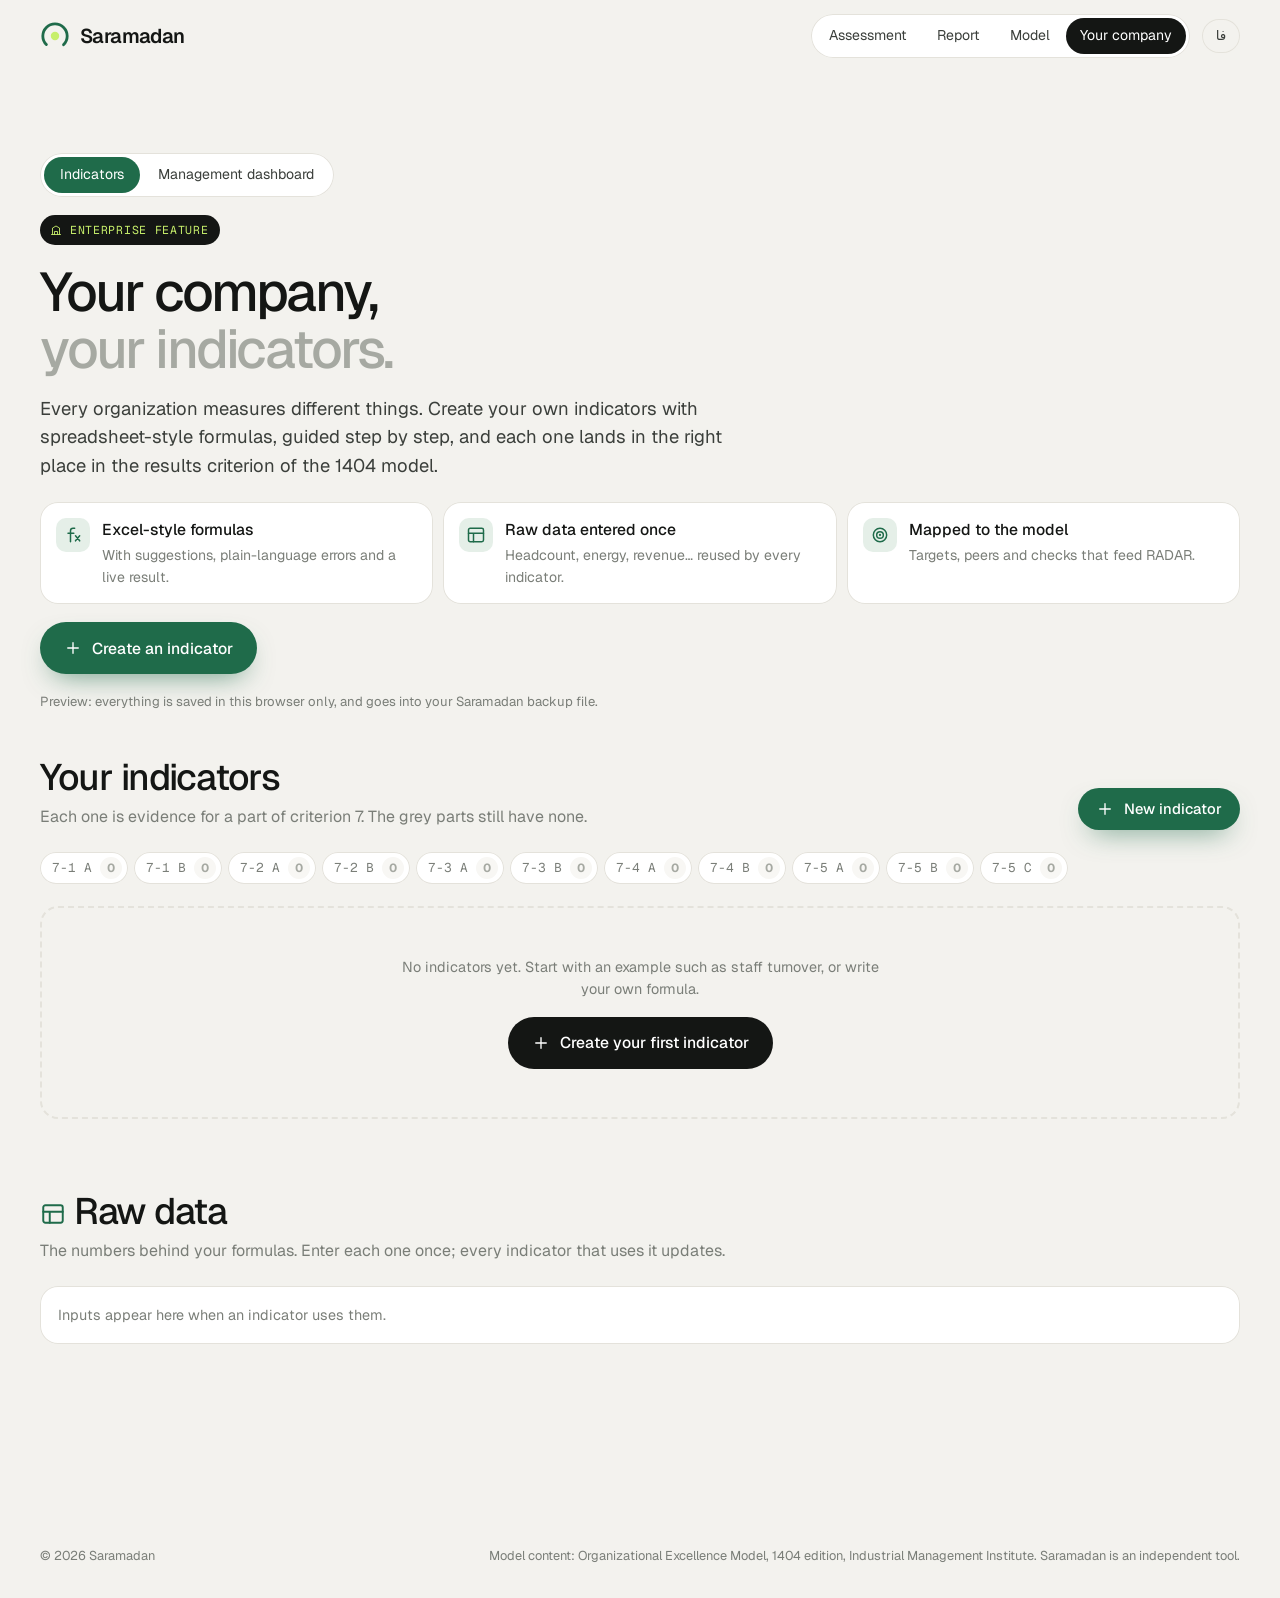
<file: yourcompany/index.html>
<!doctype html>
<html lang="en">
<head>
  <meta charset="utf-8">
  <meta name="viewport" content="width=device-width, initial-scale=1">
  <title>Your company's indicators — Saramadan</title>
  <meta name="description" content="Enterprise feature: create your organization's own indicators with guided, spreadsheet-style formulas, mapped to the results criterion of the 1404 Organizational Excellence Model.">
  <link rel="preconnect" href="https://fonts.googleapis.com">
  <link rel="preconnect" href="https://fonts.gstatic.com" crossorigin>
  <link href="https://fonts.googleapis.com/css2?family=Geist:wght@300..700&family=Geist+Mono:wght@400;500&display=swap" rel="stylesheet">
  <link rel="stylesheet" href="../css/style.css">
  <link rel="stylesheet" href="../css/model.css">
  <link rel="stylesheet" href="../css/yourcompany.css">
</head>
<body class="mp-page yc-page">
  <header class="site-header">
    <div class="container header__row">
      <a class="logo" href="../index.html" aria-label="Saramadan home">
        <svg class="logo__mark" viewBox="0 0 32 32" aria-hidden="true"><circle cx="16" cy="16" r="13" fill="none" stroke="currentColor" stroke-width="3" stroke-dasharray="61 82" stroke-linecap="round" transform="rotate(135 16 16)"/><circle cx="16" cy="16" r="4.5" fill="var(--lime)"/></svg>
        Saramadan
      </a>
      <nav class="mp-nav" aria-label="Main">
        <a href="../assessment.html">Assessment</a>
        <a href="../report.html">Report</a>
        <a href="../model.html">Model</a>
        <a href="index.html" aria-current="page">Your company</a>
      </nav>
      <div class="header__cta">
        <a class="lang" href="../fa/yourcompany/index.html" lang="fa" hreflang="fa">فا</a>
      </div>
    </div>
  </header>

  <main id="yc-root">
    <noscript><p class="container mp-noscript">Please turn on JavaScript to create indicators.</p></noscript>
  </main>

  <footer class="site-footer">
    <div class="container footer__fine">
      <p>© 2026 Saramadan</p>
      <p>Model content: Organizational Excellence Model, 1404 edition, Industrial Management Institute. Saramadan is an independent tool.</p>
    </div>
  </footer>

  <script src="../js/models/imi-1404.js"></script>
  <script src="../js/i18n.js"></script>
  <script src="../js/store.js"></script>
  <script src="../js/formula.js"></script>
  <script src="../js/indicators.js"></script>
  <script src="../js/yourcompany.js"></script>
</body>
</html>
</file>
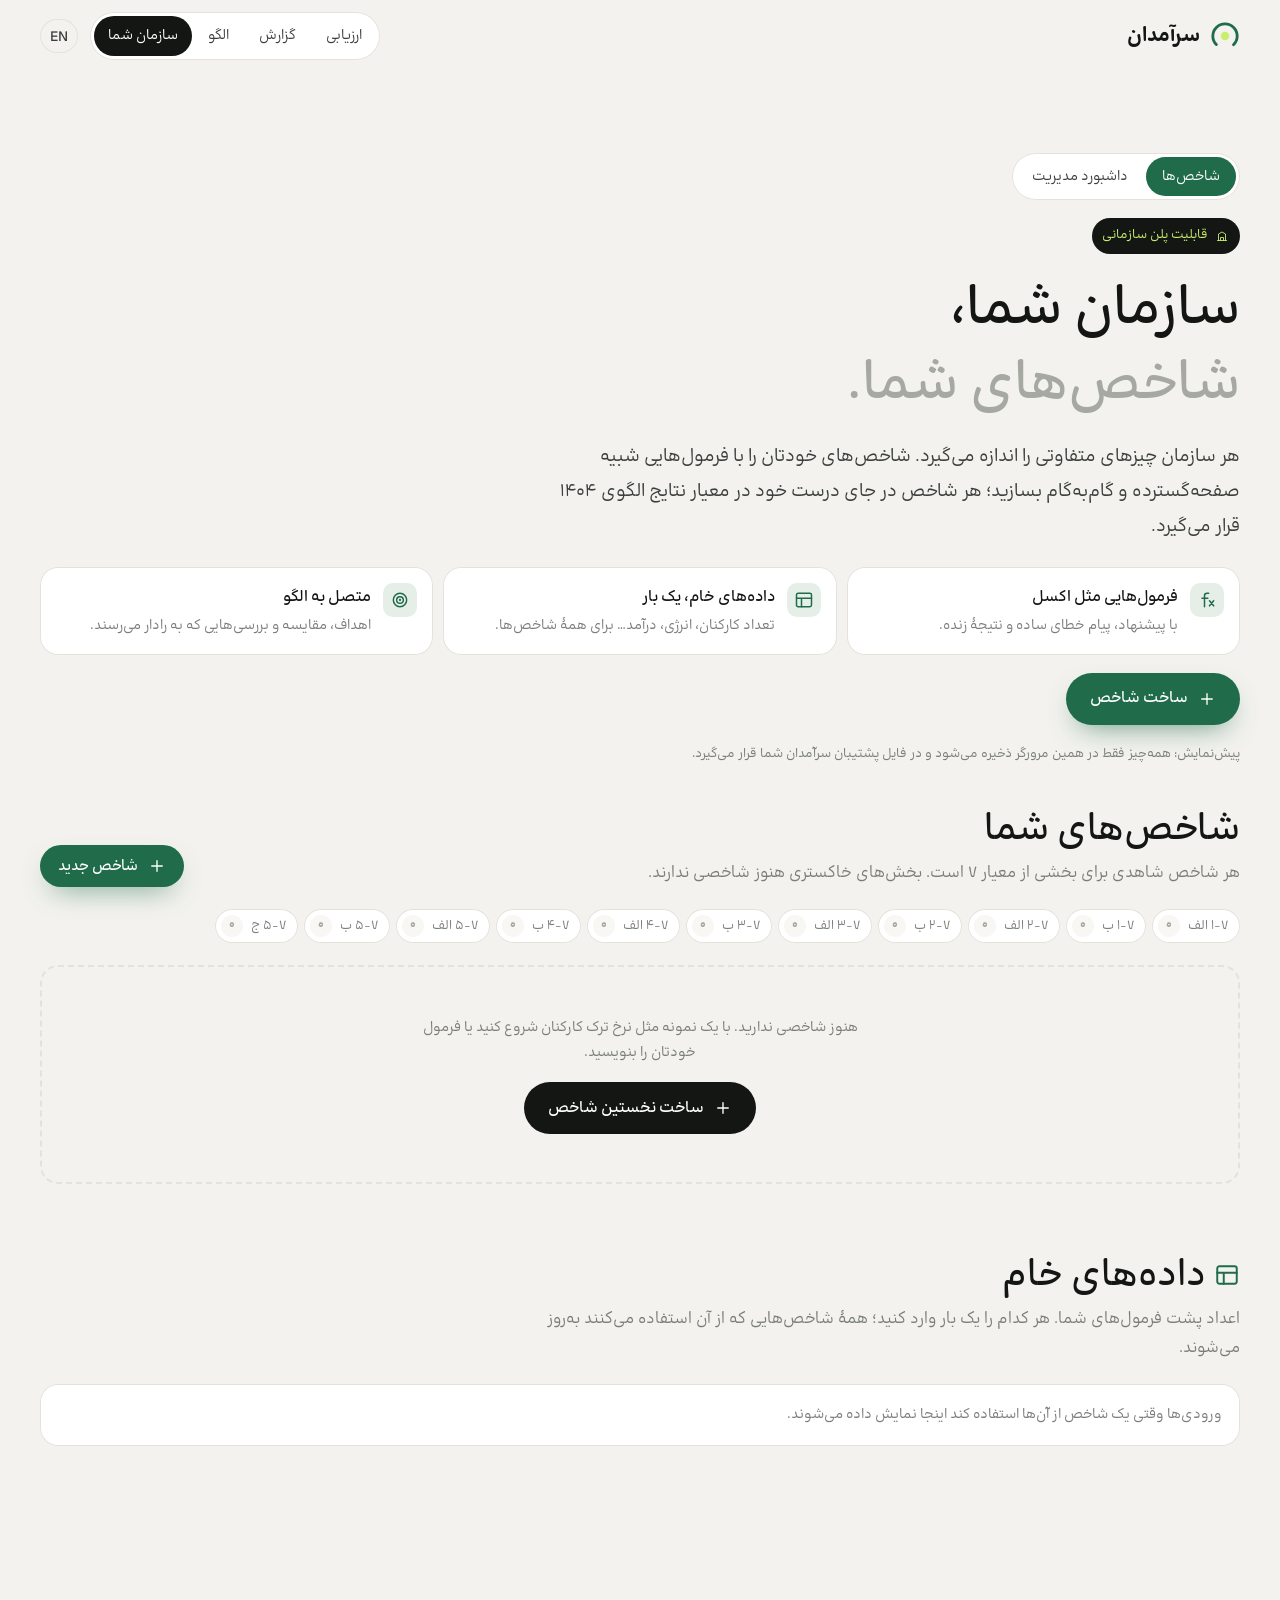
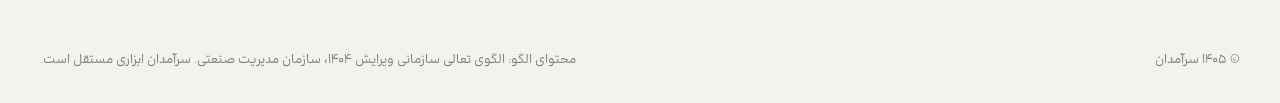
<file: fa/yourcompany/index.html>
<!doctype html>
<html lang="fa" dir="rtl">
<head>
  <meta charset="utf-8">
  <meta name="viewport" content="width=device-width, initial-scale=1">
  <title>شاخص‌های سازمان شما — سرآمدان</title>
  <meta name="description" content="قابلیت سازمانی: شاخص‌های خود سازمان را با فرمول‌هایی شبیه صفحه‌گسترده و به‌صورت گام‌به‌گام بسازید، متصل به معیار نتایج الگوی تعالی سازمانی ۱۴۰۴.">
  <link rel="preconnect" href="https://fonts.googleapis.com">
  <link rel="preconnect" href="https://fonts.gstatic.com" crossorigin>
  <link href="https://fonts.googleapis.com/css2?family=Geist:wght@300..700&family=Geist+Mono:wght@400;500&display=swap" rel="stylesheet">
  <link rel="stylesheet" href="../../css/style.css">
  <link rel="stylesheet" href="../../css/fa.css">
  <link rel="stylesheet" href="../../css/model.css">
  <link rel="stylesheet" href="../../css/yourcompany.css">
</head>
<body class="mp-page yc-page">
  <header class="site-header">
    <div class="container header__row">
      <a class="logo" href="../index.html" aria-label="صفحهٔ اصلی سرآمدان">
        <svg class="logo__mark" viewBox="0 0 32 32" aria-hidden="true"><circle cx="16" cy="16" r="13" fill="none" stroke="currentColor" stroke-width="3" stroke-dasharray="61 82" stroke-linecap="round" transform="rotate(135 16 16)"/><circle cx="16" cy="16" r="4.5" fill="var(--lime)"/></svg>
        سرآمدان
      </a>
      <nav class="mp-nav" aria-label="منوی اصلی">
        <a href="../assessment.html">ارزیابی</a>
        <a href="../report.html">گزارش</a>
        <a href="../model.html">الگو</a>
        <a href="index.html" aria-current="page">سازمان شما</a>
      </nav>
      <div class="header__cta">
        <a class="lang" href="../../yourcompany/index.html" lang="en" hreflang="en">EN</a>
      </div>
    </div>
  </header>

  <main id="yc-root">
    <noscript><p class="container mp-noscript">برای ساخت شاخص، جاوااسکریپت را روشن کنید.</p></noscript>
  </main>

  <footer class="site-footer">
    <div class="container footer__fine">
      <p>© ۱۴۰۵ سرآمدان</p>
      <p>محتوای الگو: الگوی تعالی سازمانی ویرایش ۱۴۰۴، سازمان مدیریت صنعتی. سرآمدان ابزاری مستقل است.</p>
    </div>
  </footer>

  <script src="../../js/models/imi-1404.js"></script>
  <script src="../../js/i18n.js"></script>
  <script src="../../js/store.js"></script>
  <script src="../../js/formula.js"></script>
  <script src="../../js/indicators.js"></script>
  <script src="../../js/yourcompany.js"></script>
</body>
</html>
</file>
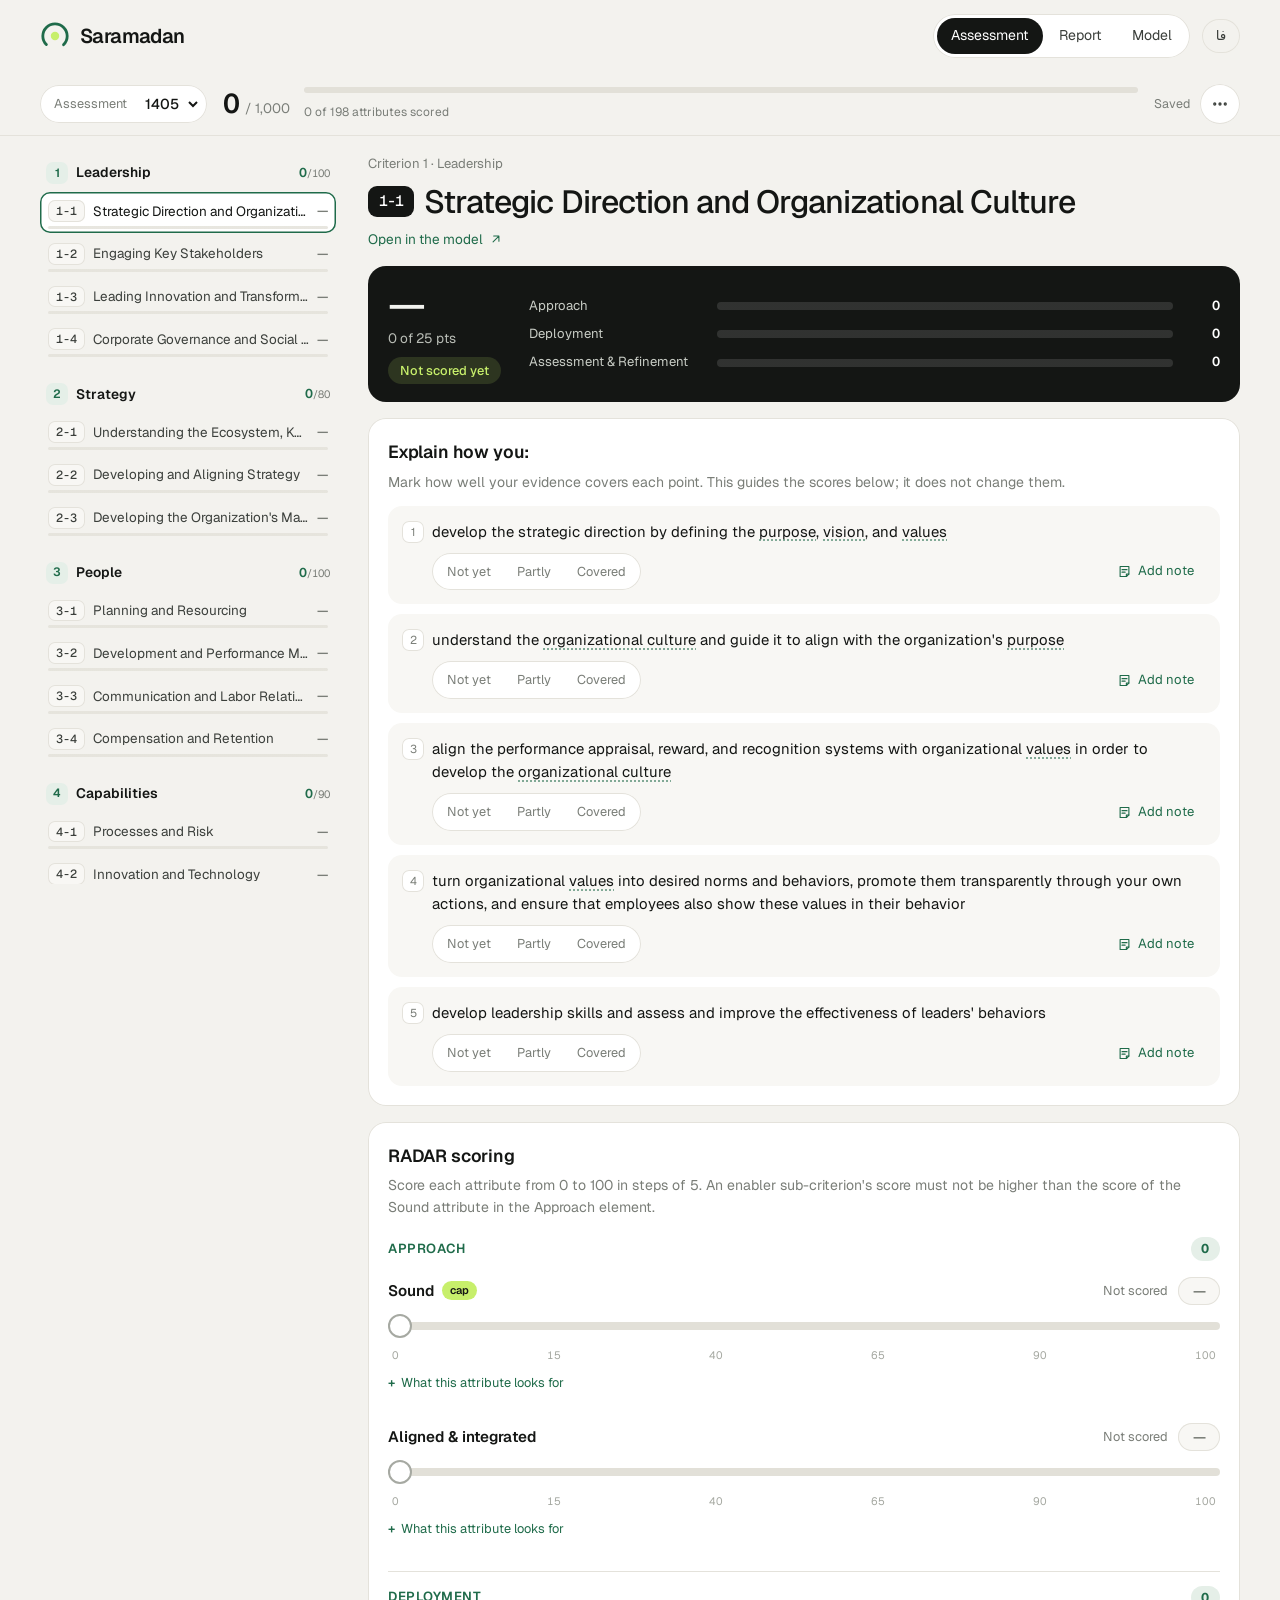
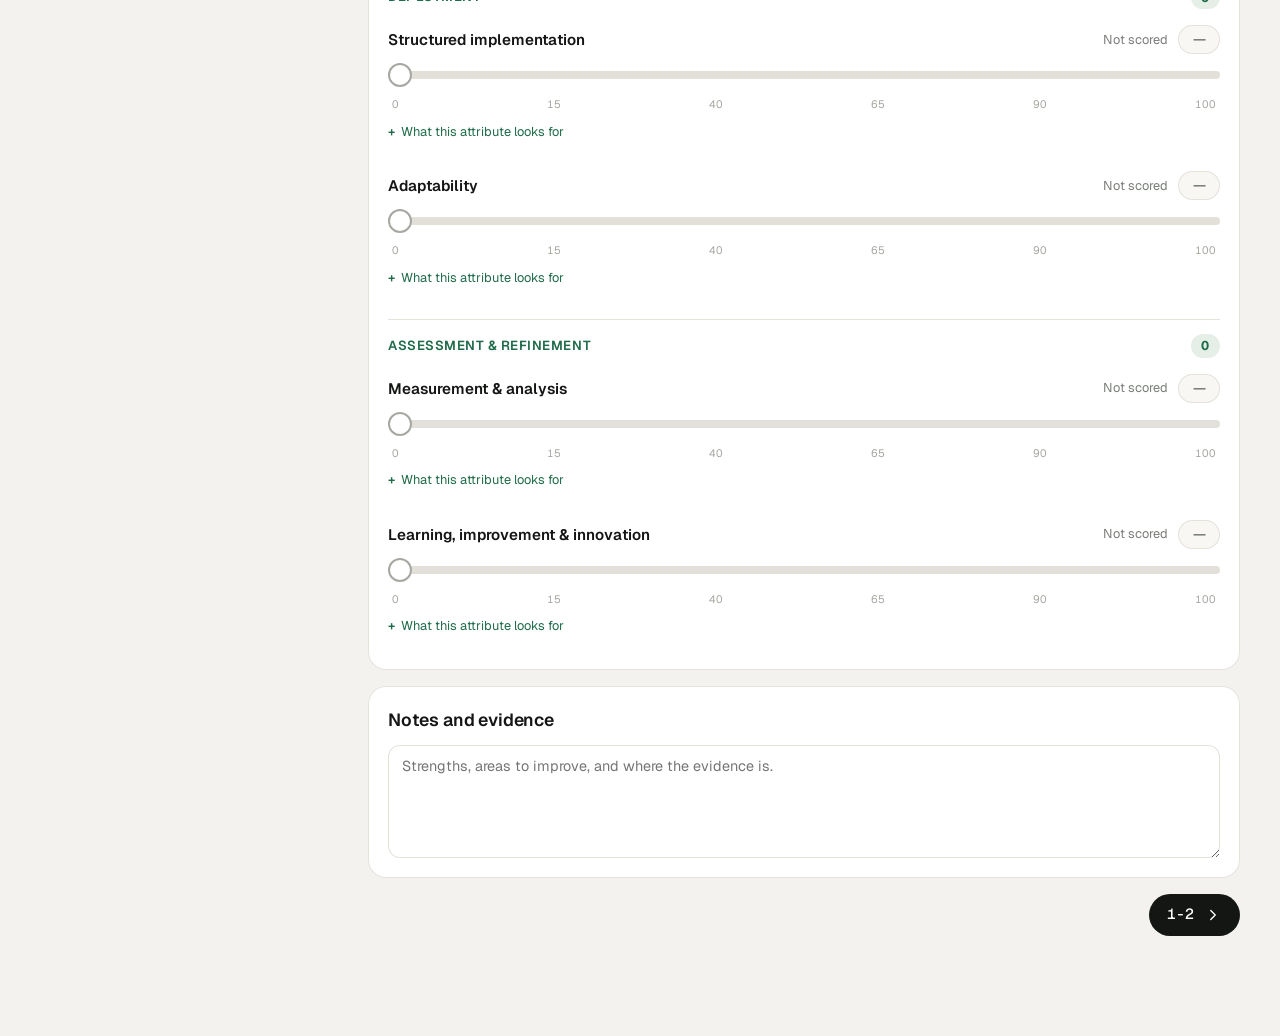
<file: assessment.html>
<!doctype html>
<html lang="en">
<head>
  <meta charset="utf-8">
  <meta name="viewport" content="width=device-width, initial-scale=1">
  <title>Self-assessment — Saramadan</title>
  <meta name="description" content="Score every sub-criterion of the 1404 Organizational Excellence Model on its RADAR attributes, with guidance, evidence notes and results indicators.">
  <link rel="preconnect" href="https://fonts.googleapis.com">
  <link rel="preconnect" href="https://fonts.gstatic.com" crossorigin>
  <link href="https://fonts.googleapis.com/css2?family=Geist:wght@300..700&family=Geist+Mono:wght@400;500&display=swap" rel="stylesheet">
  <link rel="stylesheet" href="css/style.css">
  <link rel="stylesheet" href="css/assessment.css">
</head>
<body class="as-page">
  <header class="site-header">
    <div class="container header__row">
      <a class="logo" href="index.html" aria-label="Saramadan home">
        <svg class="logo__mark" viewBox="0 0 32 32" aria-hidden="true"><circle cx="16" cy="16" r="13" fill="none" stroke="currentColor" stroke-width="3" stroke-dasharray="61 82" stroke-linecap="round" transform="rotate(135 16 16)"/><circle cx="16" cy="16" r="4.5" fill="var(--lime)"/></svg>
        Saramadan
      </a>
      <nav class="as-topnav" aria-label="Main">
        <a href="assessment.html" aria-current="page">Assessment</a>
        <a href="report.html">Report</a>
        <a href="model.html">Model</a>
      </nav>
      <div class="header__cta">
        <a class="lang" href="fa/assessment.html" lang="fa" hreflang="fa">فا</a>
      </div>
    </div>
  </header>

  <main id="as-root">
    <noscript><p class="container as-noscript">Please turn on JavaScript to run the assessment.</p></noscript>
  </main>

  <script src="js/models/imi-1404.js"></script>
  <script src="js/i18n.js"></script>
  <script src="js/engine.js"></script>
  <script src="js/store.js"></script>
  <script src="js/glossary-tip.js"></script>
  <script src="js/assessment.js"></script>
</body>
</html>
</file>
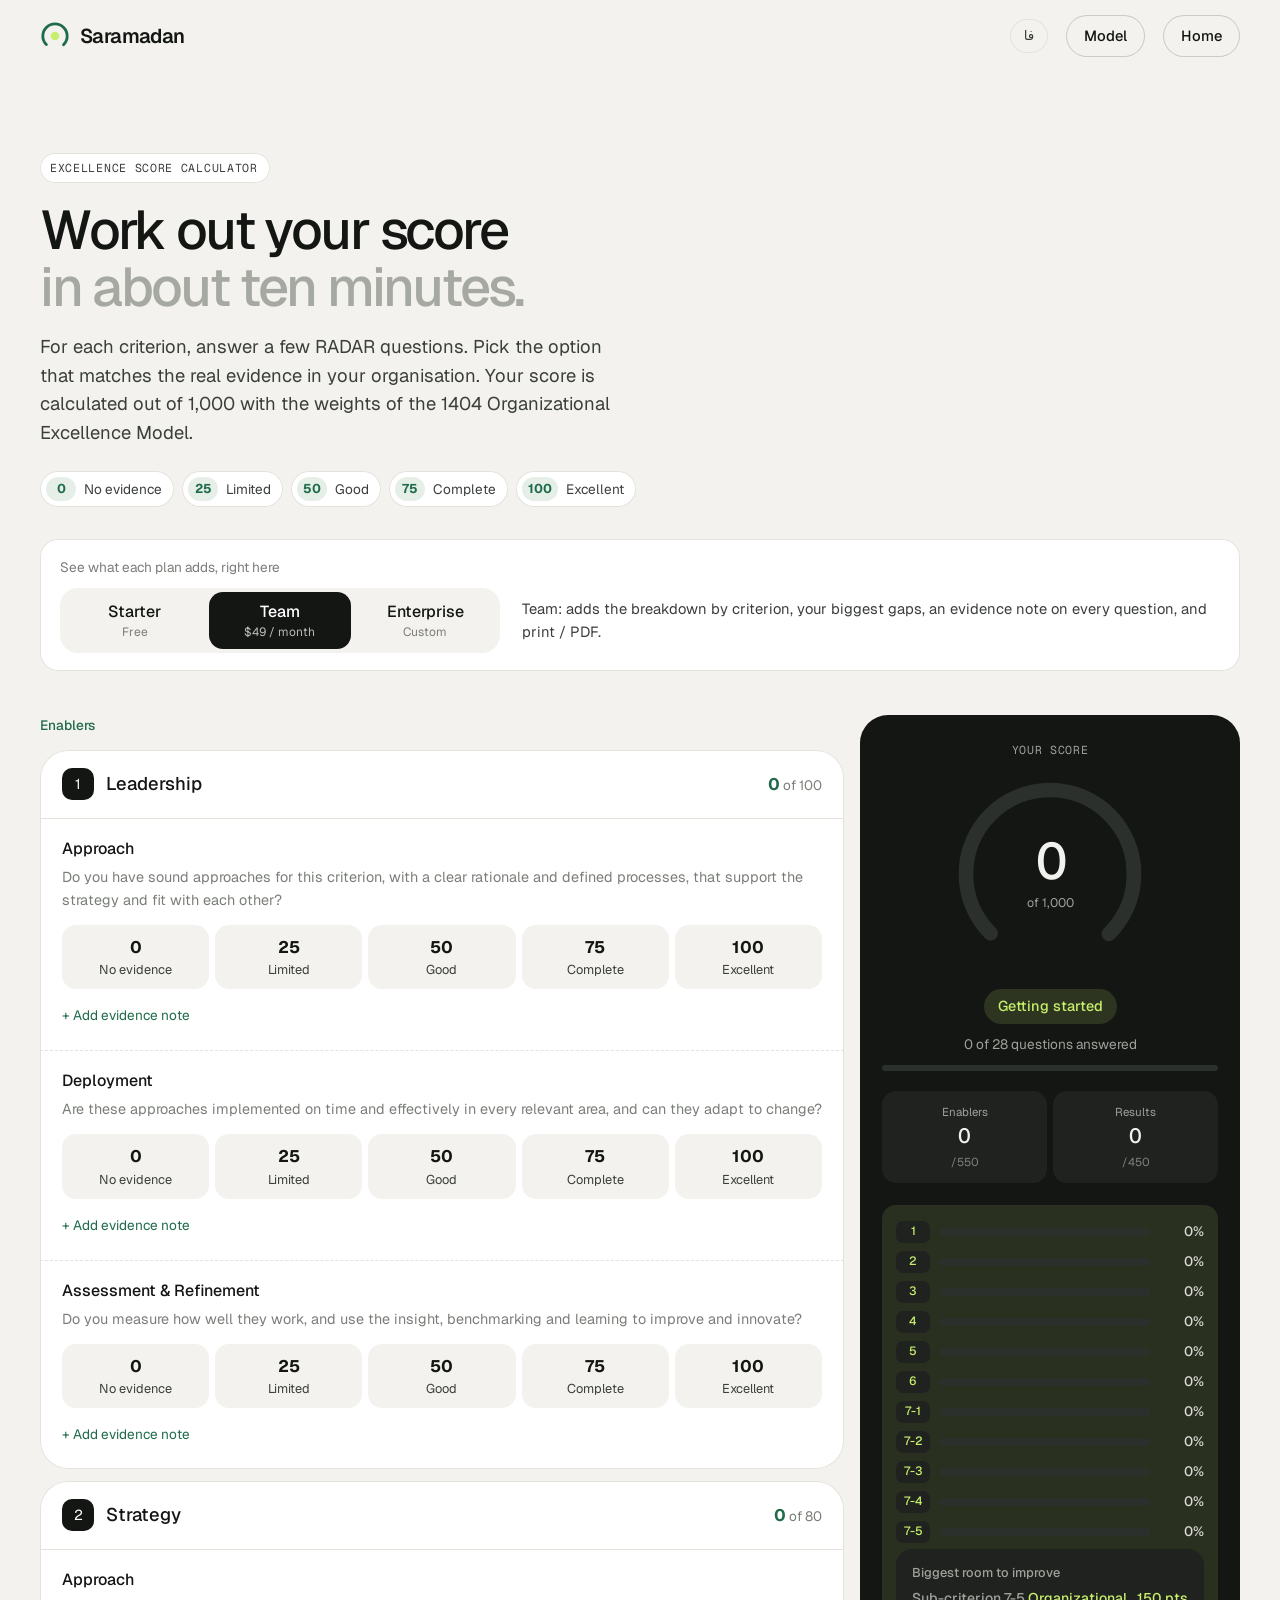
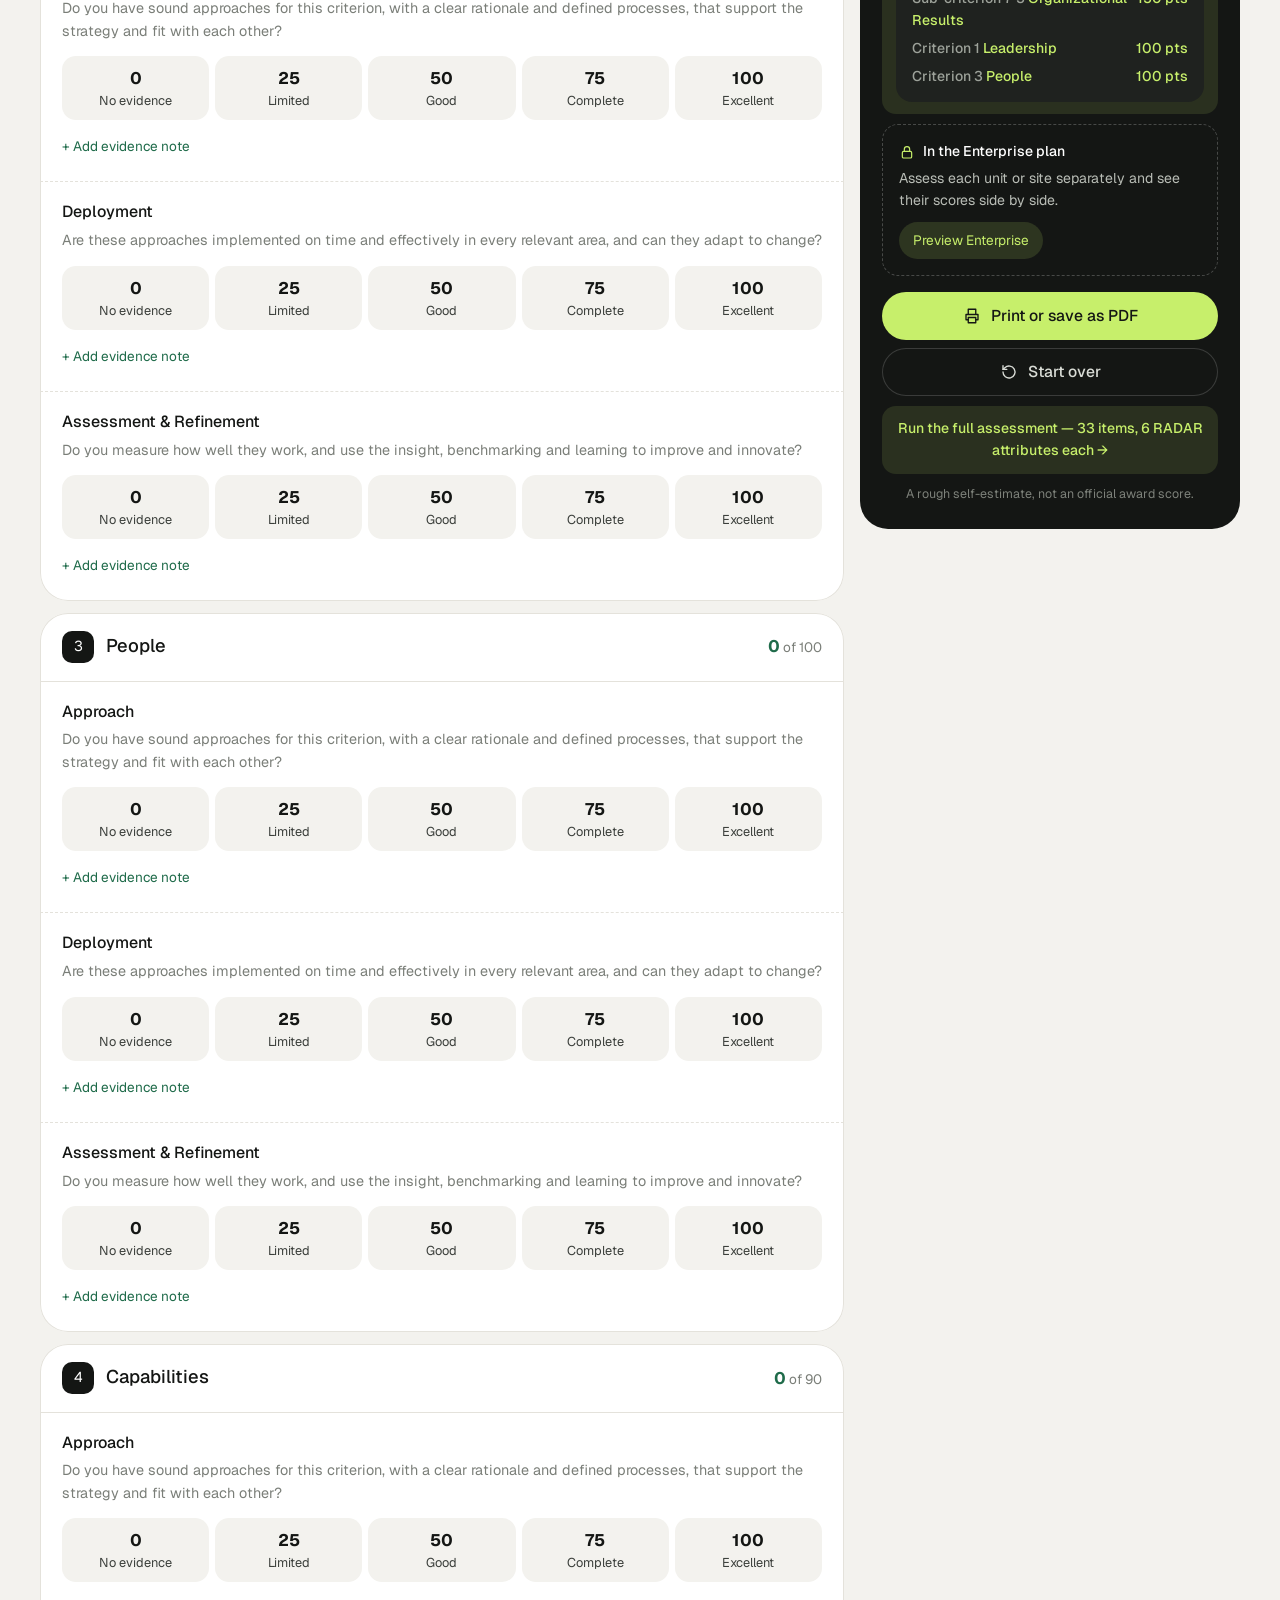
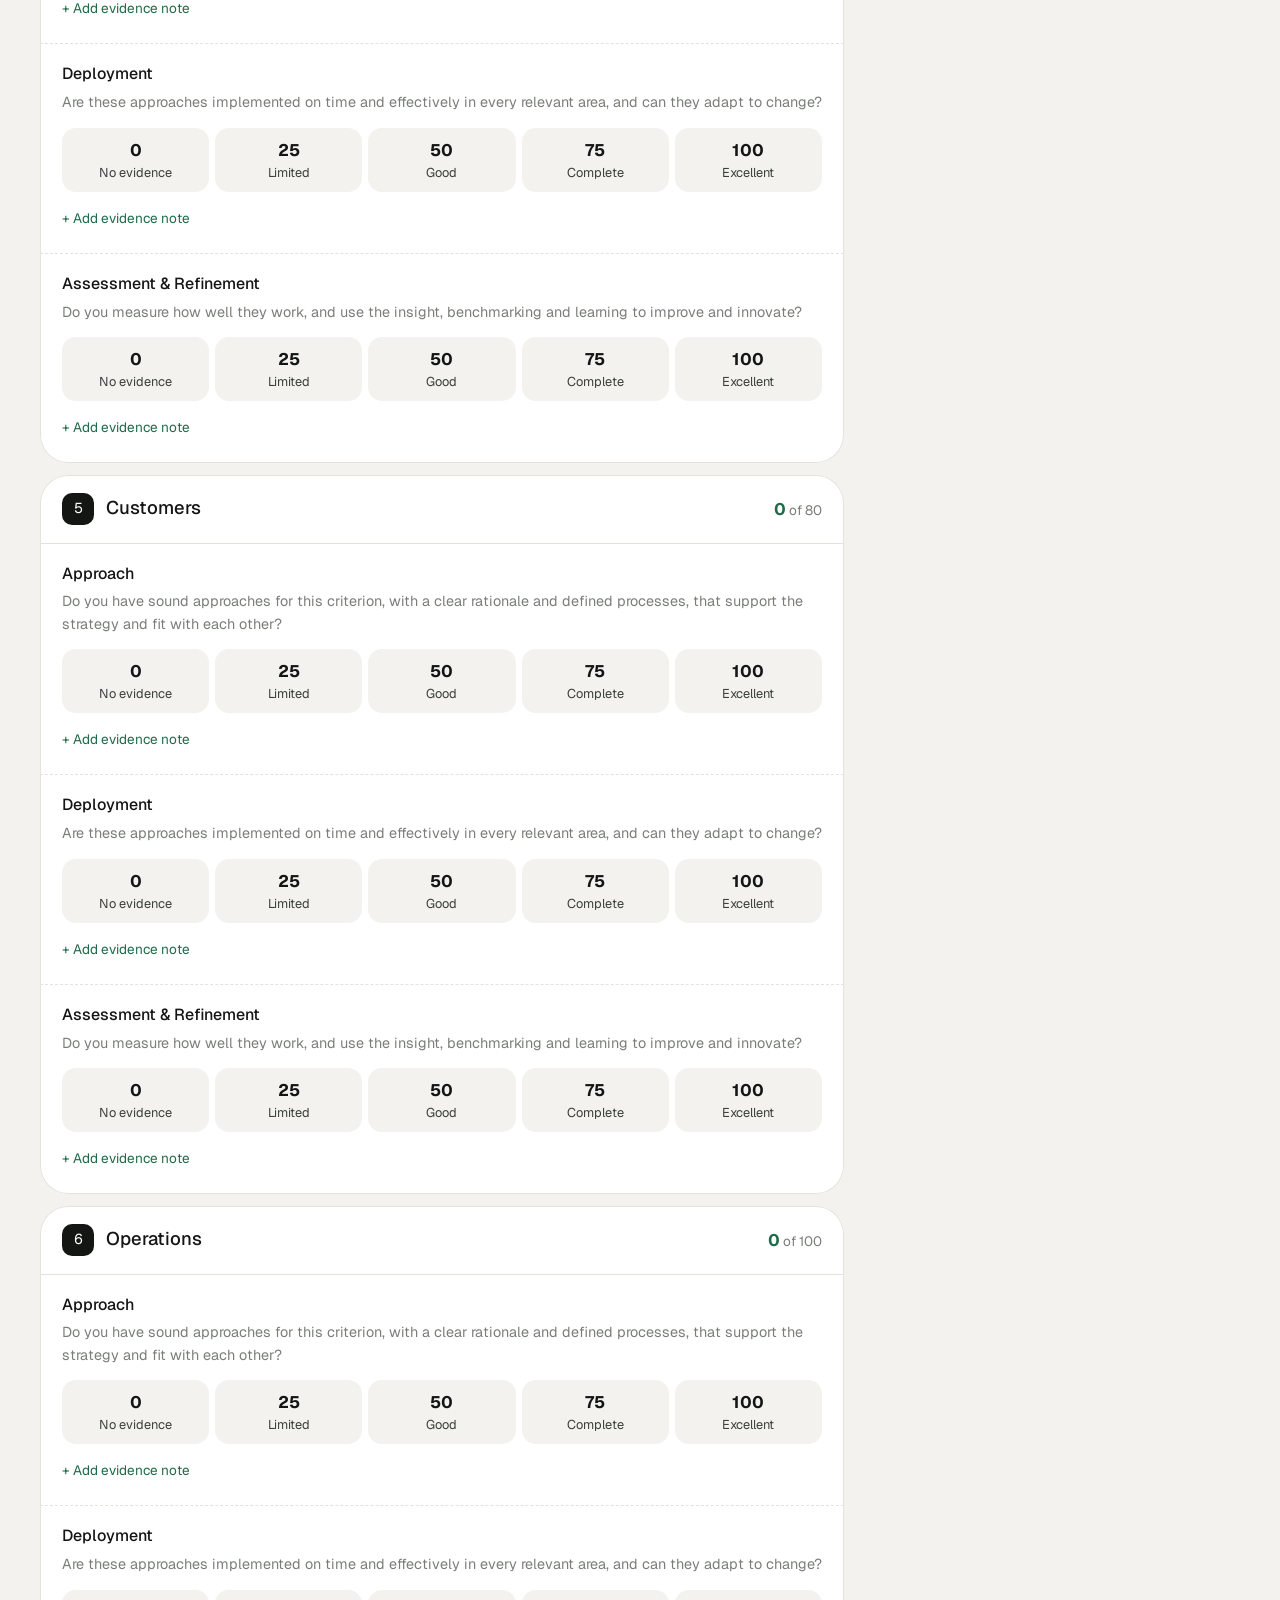
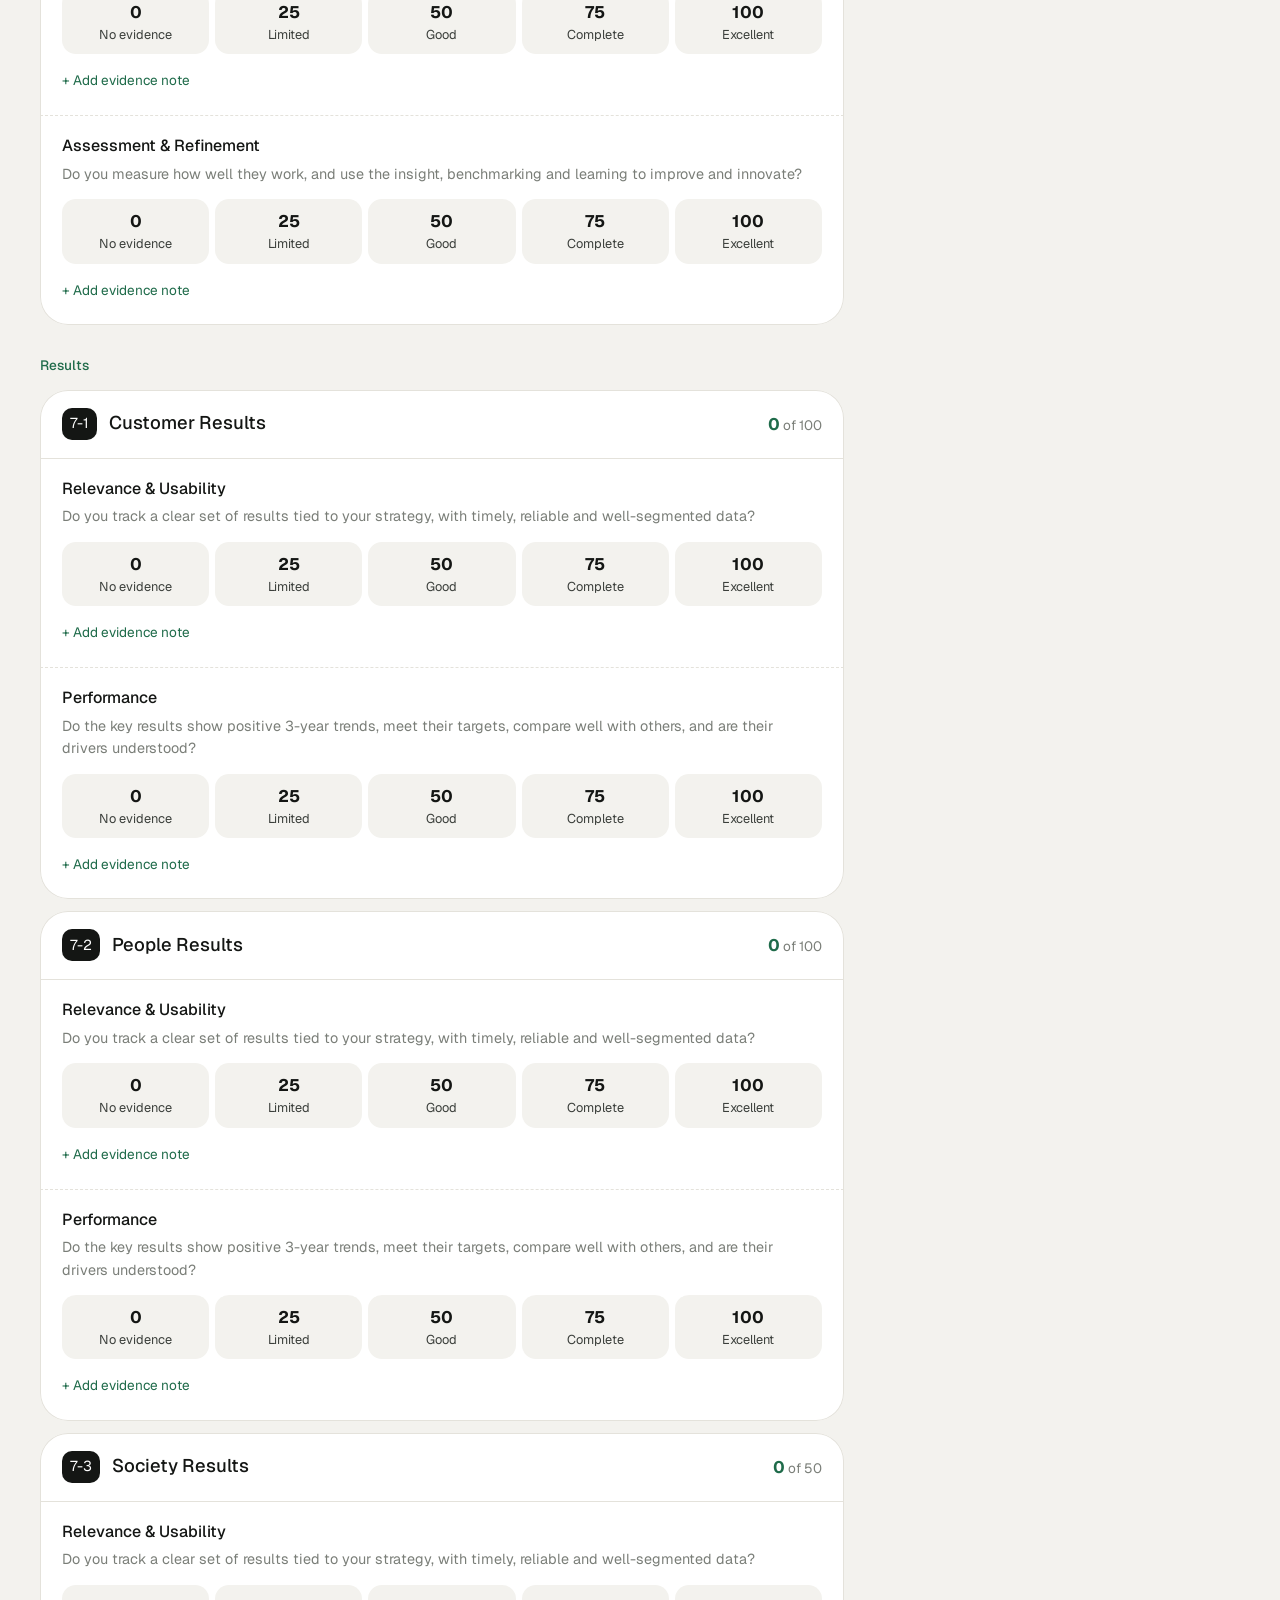
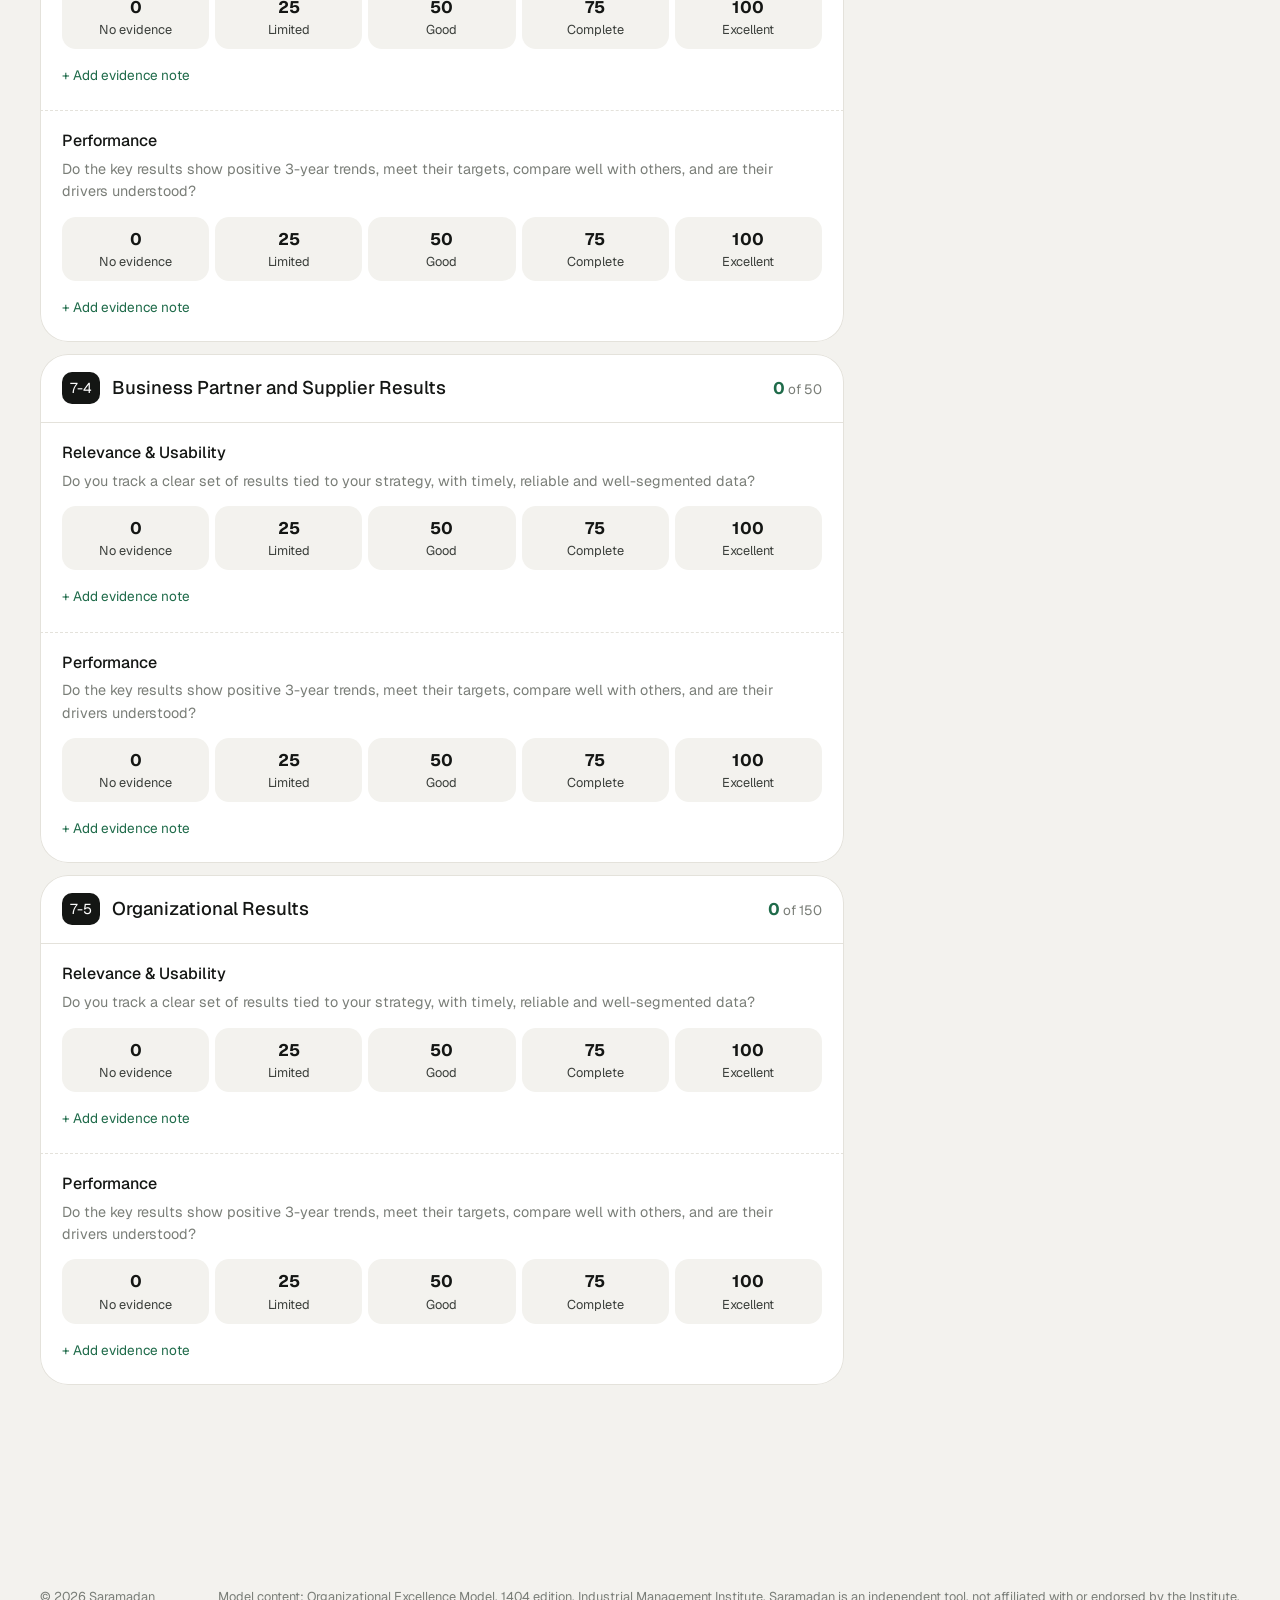
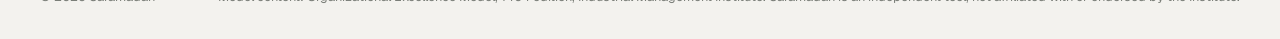
<file: calculator.html>
<!doctype html>
<html lang="en">
<head>
  <meta charset="utf-8">
  <meta name="viewport" content="width=device-width, initial-scale=1">
  <title>Excellence score calculator — Saramadan</title>
  <meta name="description" content="Estimate your organisation's score on the 1404 Organizational Excellence Model by answering 28 simple RADAR questions.">
  <link rel="preconnect" href="https://fonts.googleapis.com">
  <link rel="preconnect" href="https://fonts.gstatic.com" crossorigin>
  <link href="https://fonts.googleapis.com/css2?family=Geist:wght@300..700&family=Geist+Mono:wght@400;500&display=swap" rel="stylesheet">
  <link rel="stylesheet" href="css/style.css">
  <link rel="stylesheet" href="css/calc.css">
</head>
<body class="calc-page">
  <svg width="0" height="0" style="position:absolute" aria-hidden="true">
    <defs>
      <symbol id="i-arrow" viewBox="0 0 24 24"><path d="M5 12h14M13 6l6 6-6 6"/></symbol>
      <symbol id="i-print" viewBox="0 0 24 24"><path d="M7 9V3h10v6M7 17H4v-7h16v7h-3"/><path d="M7 14h10v7H7Z"/></symbol>
      <symbol id="i-reset" viewBox="0 0 24 24"><path d="M4 12a8 8 0 1 0 2.5-5.8L4 8.5"/><path d="M4 3.5v5h5"/></symbol>
      <symbol id="i-lock" viewBox="0 0 24 24"><rect x="5" y="11" width="14" height="10" rx="2"/><path d="M8 11V8a4 4 0 0 1 8 0v3"/></symbol>
    </defs>
  </svg>

  <header class="site-header">
    <div class="container header__row">
      <a class="logo" href="index.html" aria-label="Saramadan home">
        <svg class="logo__mark" viewBox="0 0 32 32" aria-hidden="true"><circle cx="16" cy="16" r="13" fill="none" stroke="currentColor" stroke-width="3" stroke-dasharray="61 82" stroke-linecap="round" transform="rotate(135 16 16)"/><circle cx="16" cy="16" r="4.5" fill="var(--lime)"/></svg>
        Saramadan
      </a>
      <div class="header__cta">
        <a class="lang" href="fa/calculator.html" lang="fa" hreflang="fa">فا</a>
        <a class="btn btn--ghost btn--sm" href="model.html">Model</a>
        <a class="btn btn--ghost btn--sm" href="index.html">Home</a>
      </div>
    </div>
  </header>

  <main>
    <section class="cp-hero">
      <div class="container">
        <span class="eyebrow">Excellence score calculator</span>
        <h1 class="h2">Work out your score<br><span class="soft">in about ten minutes.</span></h1>
        <p class="lead">For each criterion, answer a few RADAR questions. Pick the option that matches the real evidence in your organisation. Your score is calculated out of 1,000 with the weights of the 1404 Organizational Excellence Model.</p>
        <ul class="cp-legend" aria-label="Answer levels">
          <li><b>0</b>No evidence</li>
          <li><b>25</b>Limited</li>
          <li><b>50</b>Good</li>
          <li><b>75</b>Complete</li>
          <li><b>100</b>Excellent</li>
        </ul>
        <div class="cp-plan" aria-label="Preview by plan">
          <p class="cp-plan__l">See what each plan adds, right here</p>
          <div class="cp-plan__seg" role="radiogroup" aria-label="Plan">
            <label><input type="radio" name="plan" value="starter"><span><b>Starter</b><small>Free</small></span></label>
            <label><input type="radio" name="plan" value="team"><span><b>Team</b><small>$49 / month</small></span></label>
            <label><input type="radio" name="plan" value="enterprise"><span><b>Enterprise</b><small>Custom</small></span></label>
          </div>
          <p class="cp-plan__d" id="cp-plan-desc"></p>
        </div>
        <div class="cp-units need-ent">
          <span class="cp-units__l">Unit being assessed</span>
          <div class="cp-units__list" id="cp-units"></div>
          <span class="cp-units__tools">
            <button type="button" class="cp-units__btn" id="cp-unit-add">+ New unit</button>
            <button type="button" class="cp-units__btn" id="cp-unit-rename">Rename</button>
            <button type="button" class="cp-units__btn" id="cp-unit-del">Delete</button>
          </span>
        </div>
      </div>
    </section>

    <div class="container cp-layout">
      <form class="cp-form" id="cp-form" aria-label="Self-assessment questions">
        <!-- criteria are built by js/calc.js -->
        <noscript><p class="cp-noscript">Please turn on JavaScript to use the calculator.</p></noscript>
      </form>

      <aside class="cp-result" id="result" aria-live="polite">
        <div class="cp-result__card">
          <p class="calc__kicker">Your score</p>
          <div class="gauge gauge--lg" id="cp-gauge" data-max="1000">
            <svg viewBox="0 0 200 200" aria-hidden="true">
              <defs><linearGradient id="g-cp" x1="0" y1="1" x2="1" y2="0"><stop offset="0" stop-color="#c7ef6b"/><stop offset="1" stop-color="#ffffff"/></linearGradient></defs>
              <circle class="gauge__track" cx="100" cy="100" r="80"/>
              <circle class="gauge__val" cx="100" cy="100" r="80" stroke="url(#g-cp)"/>
            </svg>
            <div class="gauge__num"><strong id="cp-total">0</strong><span>of 1,000</span></div>
          </div>
          <p class="calc__band" id="cp-band">Getting started</p>
          <p class="cp-progress"><span id="cp-done">0</span> of <span id="cp-count">19</span> questions answered</p>
          <span class="cp-progress__bar"><i id="cp-done-bar"></i></span>

          <ul class="calc__dims">
            <li><span>Enablers</span><b id="cp-d0">0</b><small>/550</small></li>
            <li><span>Results</span><b id="cp-d1">0</b><small>/450</small></li>
          </ul>

          <div class="cp-full need-team">
          <ul class="cp-crit" id="cp-crit"></ul>

          <div class="cp-gaps">
            <p class="cp-gaps__t">Biggest room to improve</p>
            <ol id="cp-gaps"></ol>
          </div>

          </div>

          <div class="cp-lock lock-team">
            <p><svg class="i"><use href="#i-lock"/></svg><b>In the Team plan</b></p>
            <p>Breakdown by criterion, your biggest gaps, evidence notes on every question, and PDF export.</p>
            <button type="button" class="cp-lock__btn" data-go="team">Preview Team</button>
          </div>

          <div class="cp-compare need-ent">
            <p class="cp-gaps__t">Units compared</p>
            <ul id="cp-compare"></ul>
          </div>

          <div class="cp-lock lock-ent">
            <p><svg class="i"><use href="#i-lock"/></svg><b>In the Enterprise plan</b></p>
            <p>Assess each unit or site separately and see their scores side by side.</p>
            <button type="button" class="cp-lock__btn" data-go="enterprise">Preview Enterprise</button>
          </div>

          <div class="cp-actions">
            <button class="btn btn--lime need-team" type="button" id="cp-print"><svg class="i"><use href="#i-print"/></svg>Print or save as PDF</button>
            <button class="btn cp-reset" type="button" id="cp-reset"><svg class="i"><use href="#i-reset"/></svg>Start over</button>
          </div>
          <a class="cp-full" href="assessment.html">Run the full assessment — 33 items, 6 RADAR attributes each →</a>
          <p class="calc__fine">A rough self-estimate, not an official award score.</p>
        </div>
      </aside>
    </div>
  </main>

  <!-- phones: the total stays in view while answering -->
  <a class="cp-bar" href="#result" aria-label="See your result">
    <span>Your score</span>
    <strong><span id="cp-bar-total">0</span><small> / 1,000</small></strong>
    <span class="cp-bar__go">Result <svg class="i"><use href="#i-arrow"/></svg></span>
  </a>

  <footer class="site-footer">
    <div class="container footer__fine">
      <p>© 2026 Saramadan</p>
      <p>Model content: Organizational Excellence Model, 1404 edition, Industrial Management Institute. Saramadan is an independent tool, not affiliated with or endorsed by the Institute.</p>
    </div>
  </footer>

  <script src="js/models/imi-1404.js"></script>
  <script src="js/i18n.js"></script>
  <script src="js/calc.js"></script>
</body>
</html>
</file>
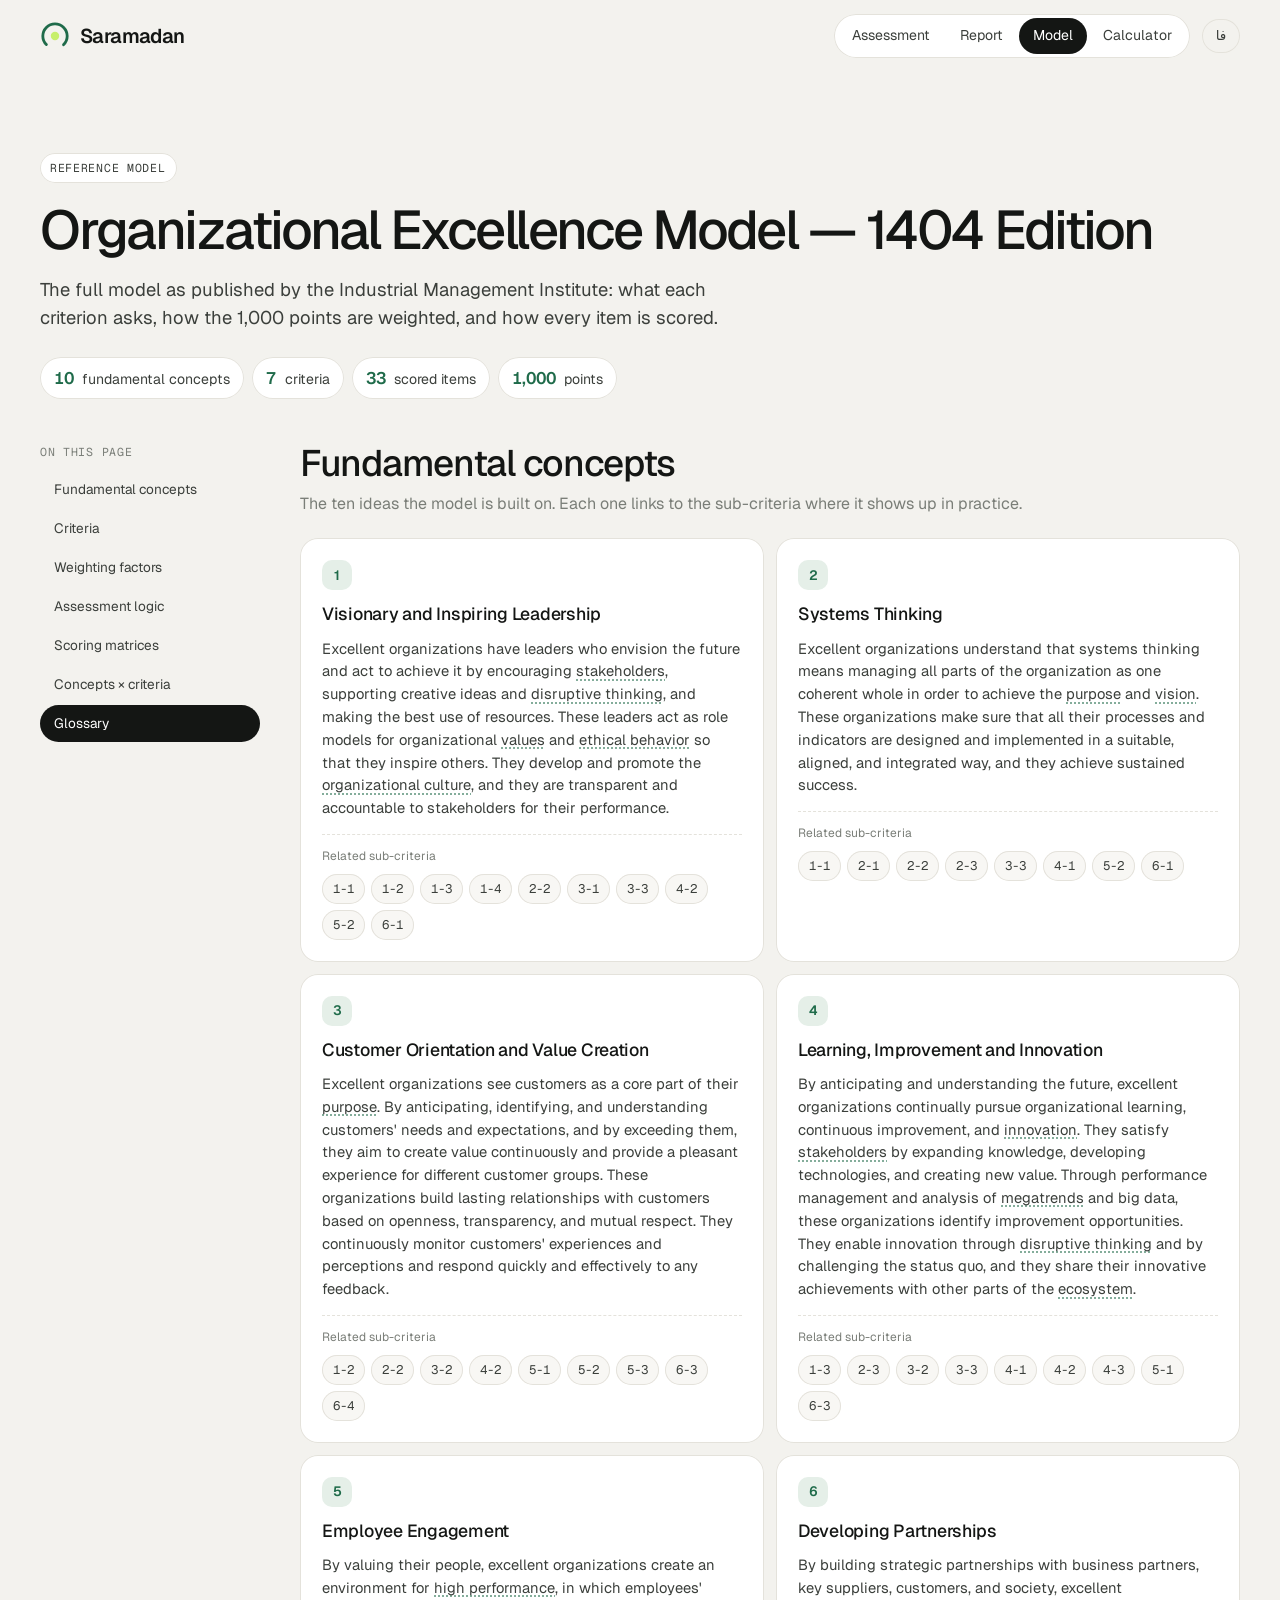
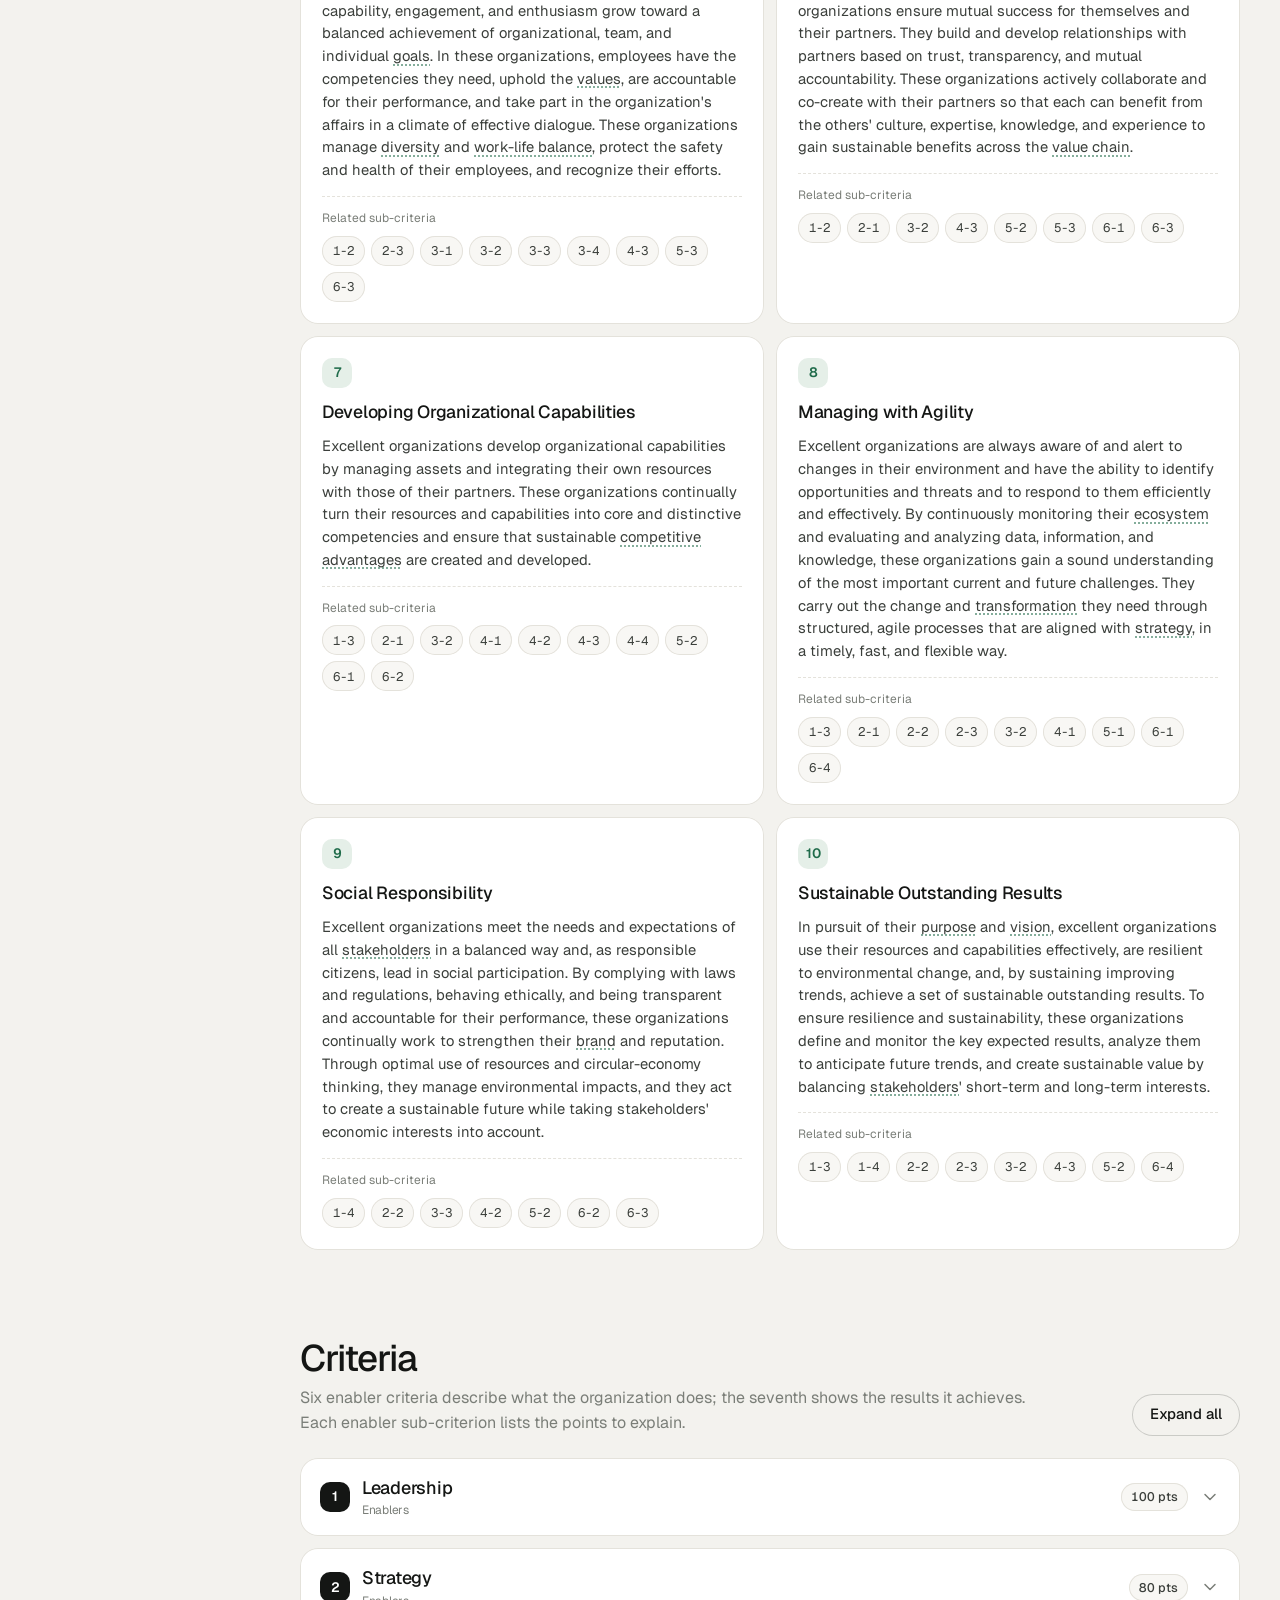
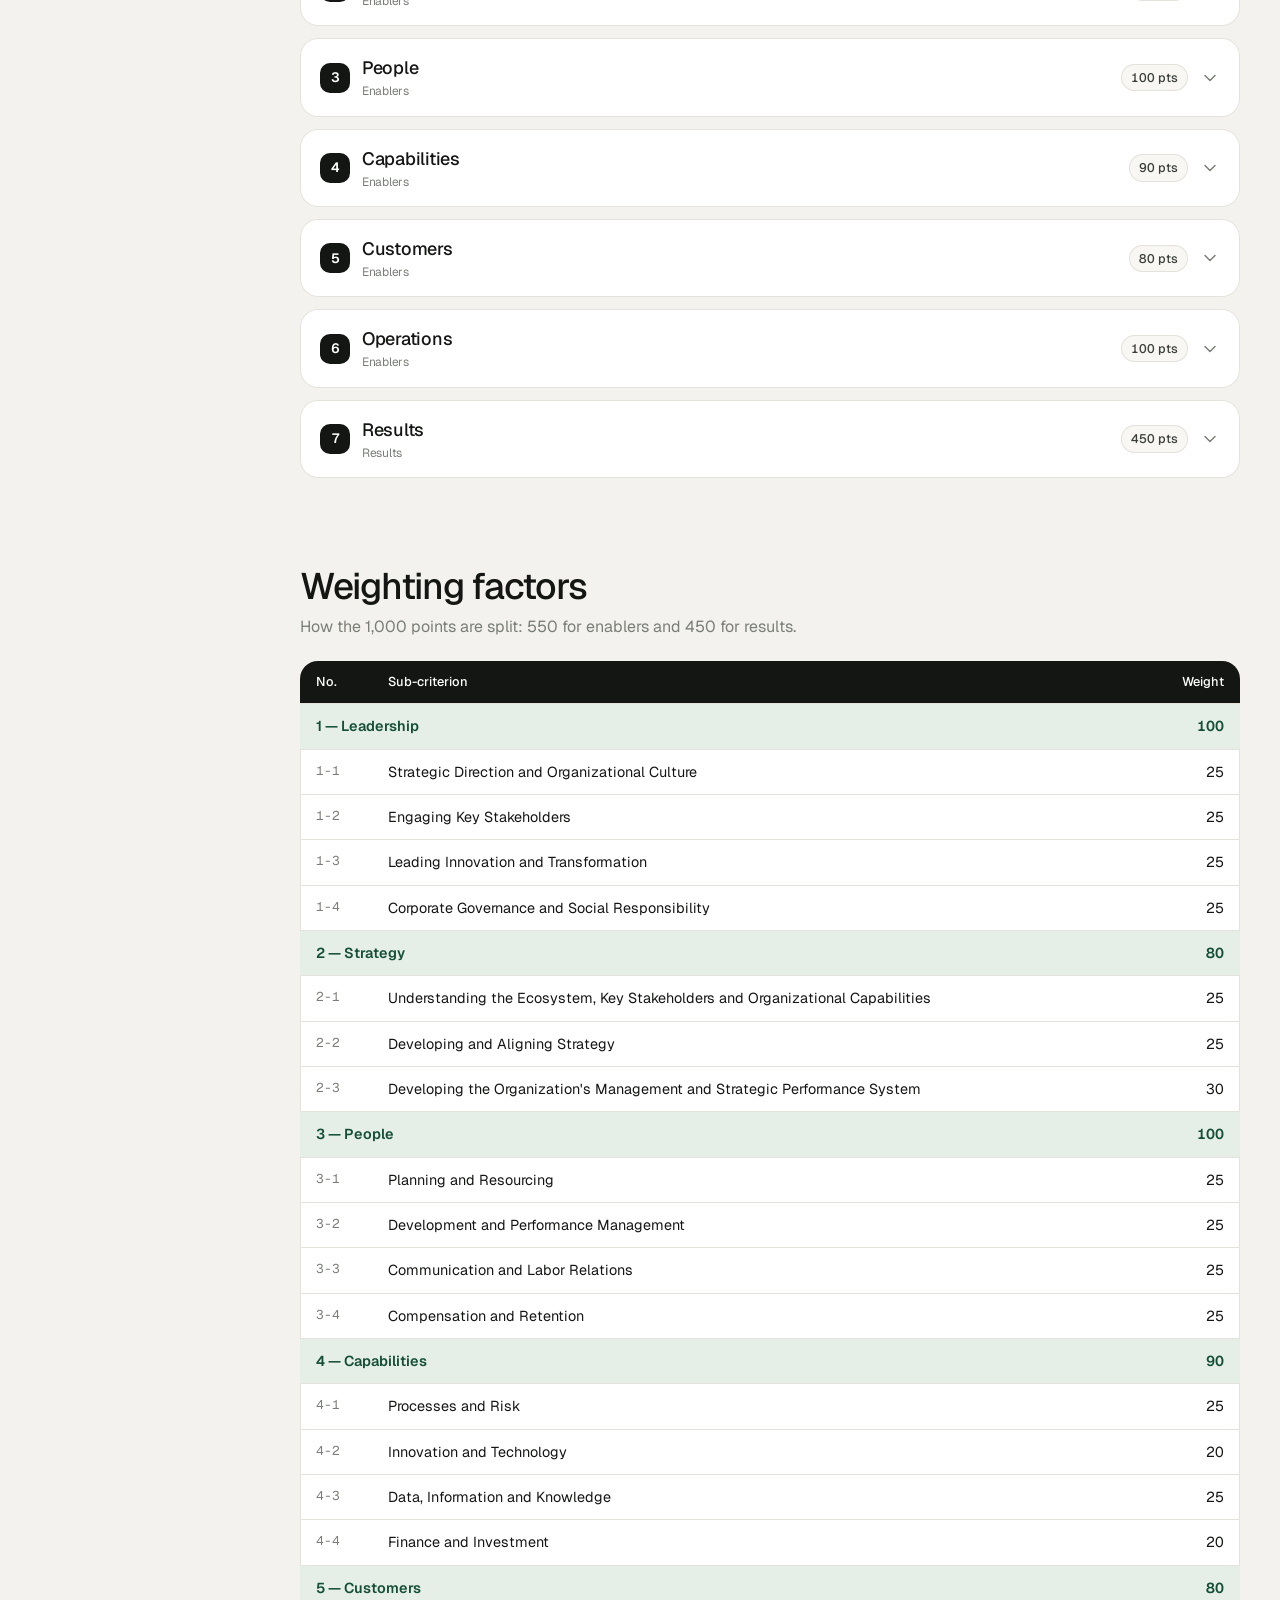
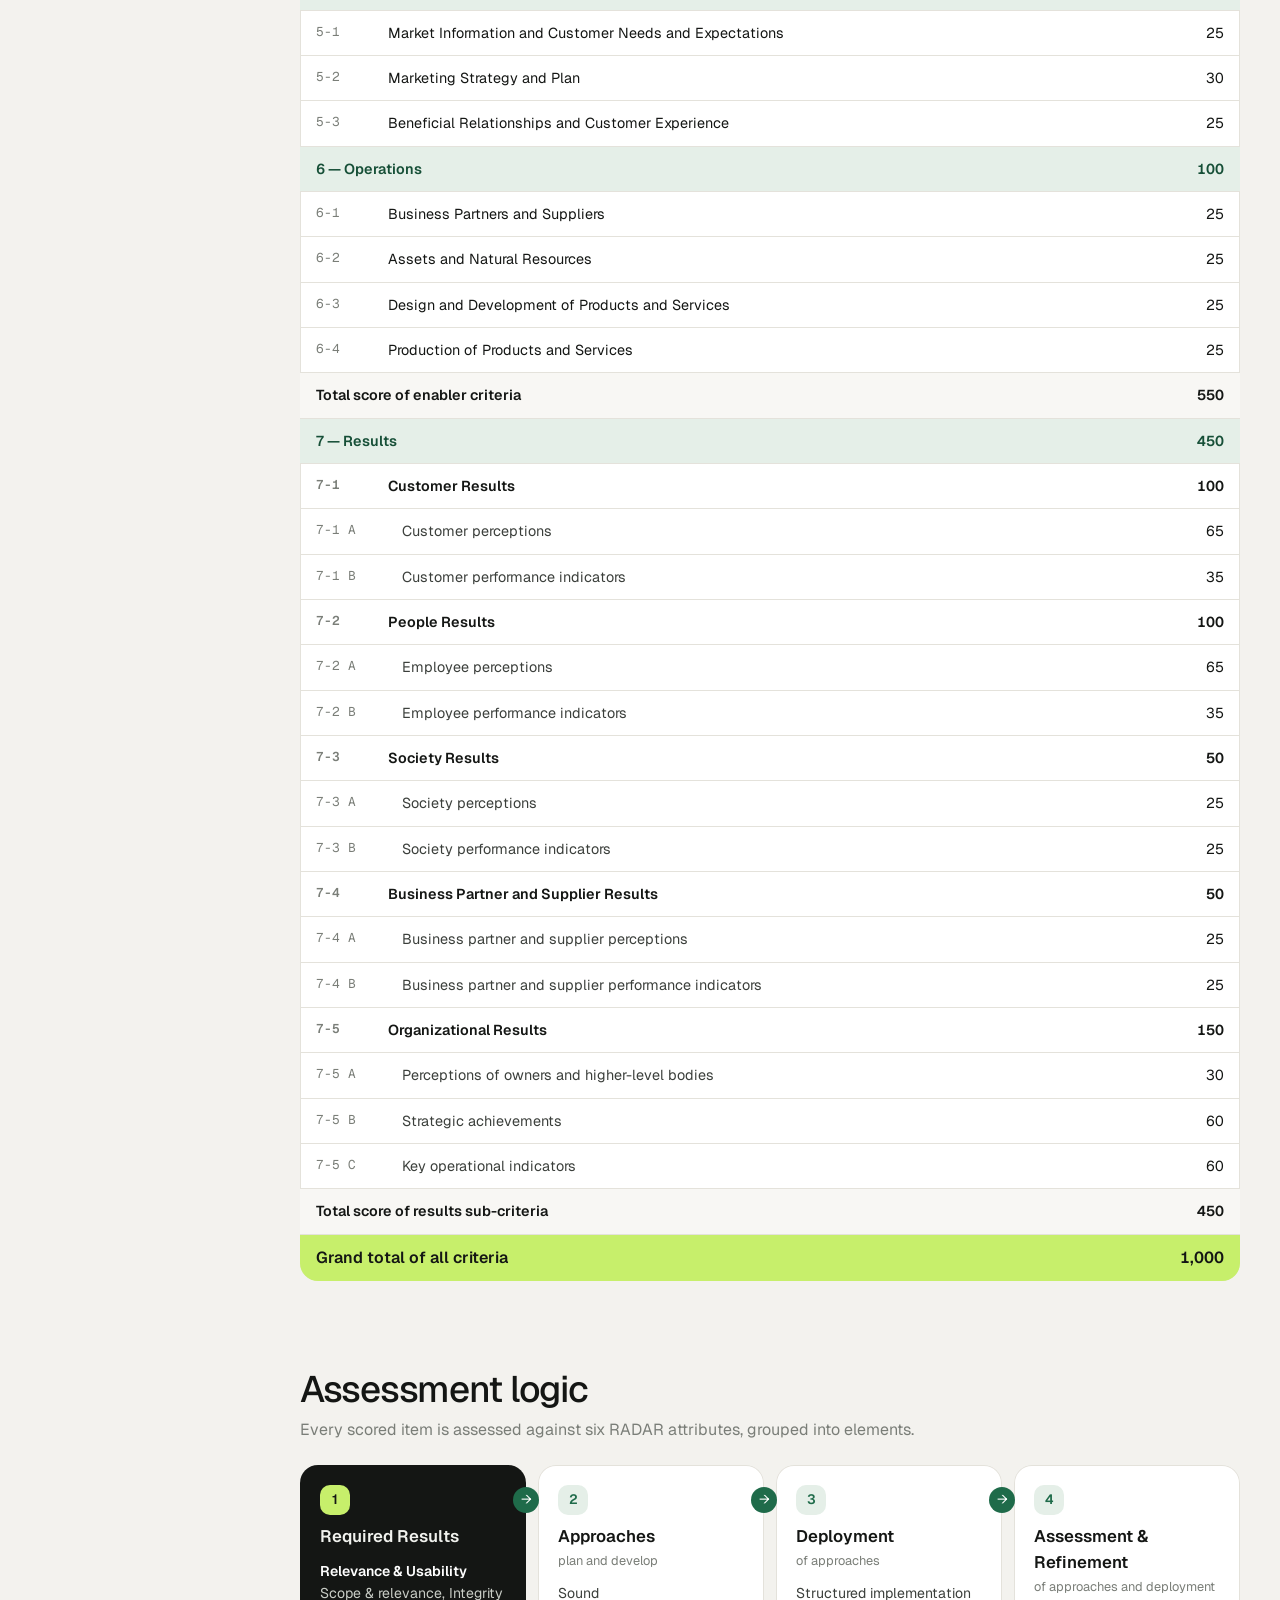
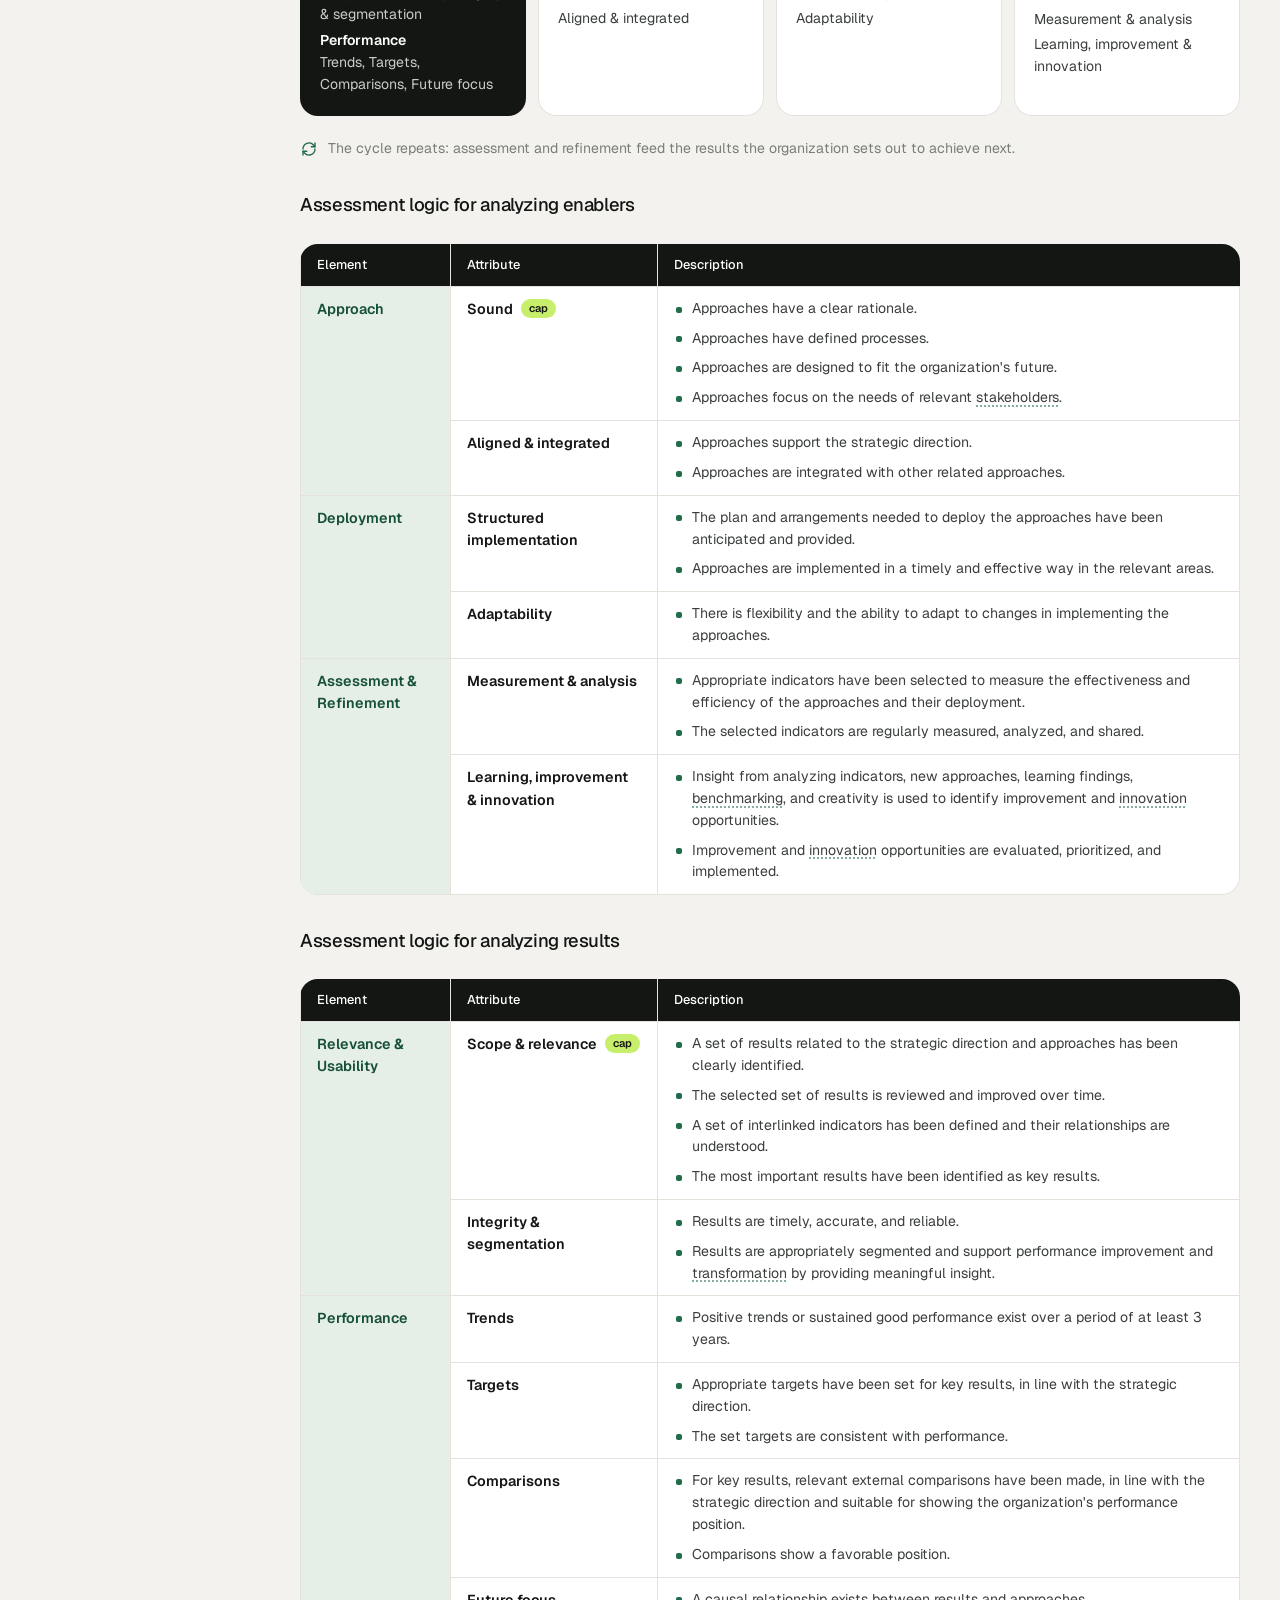
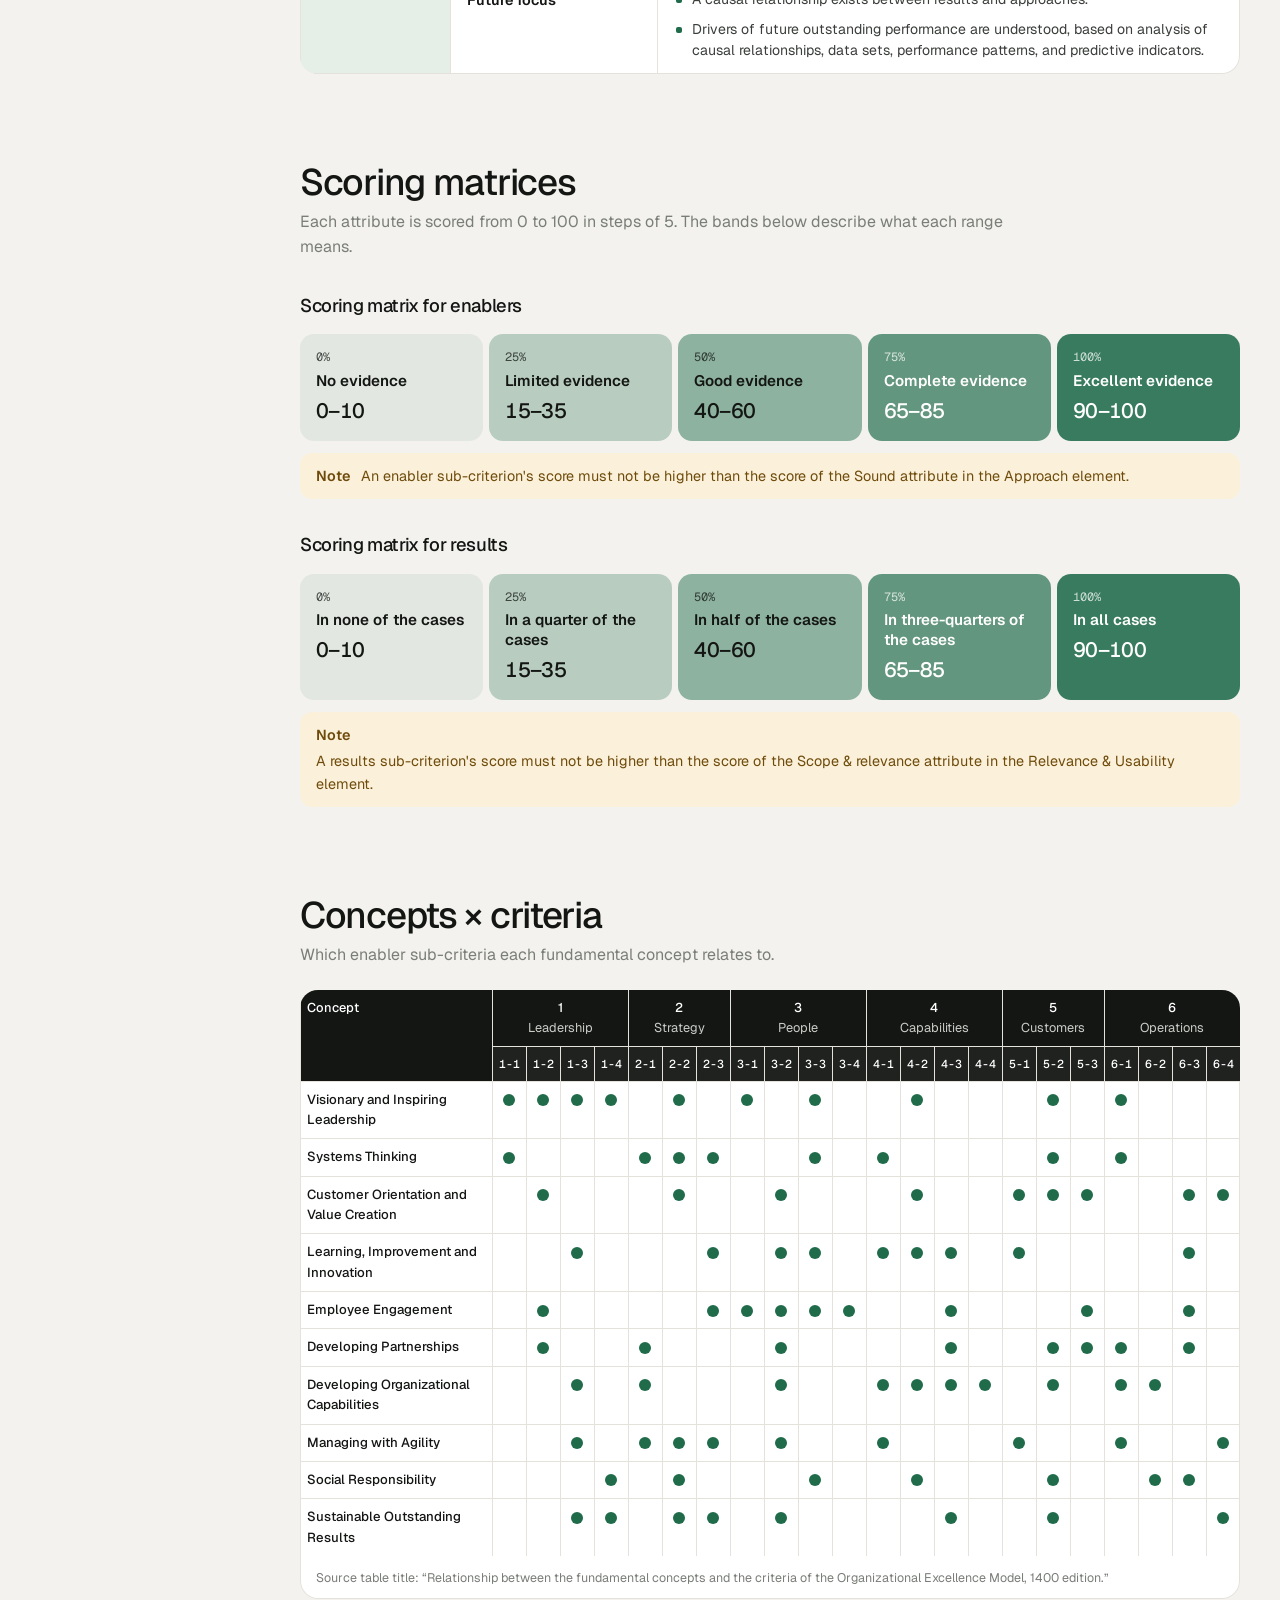
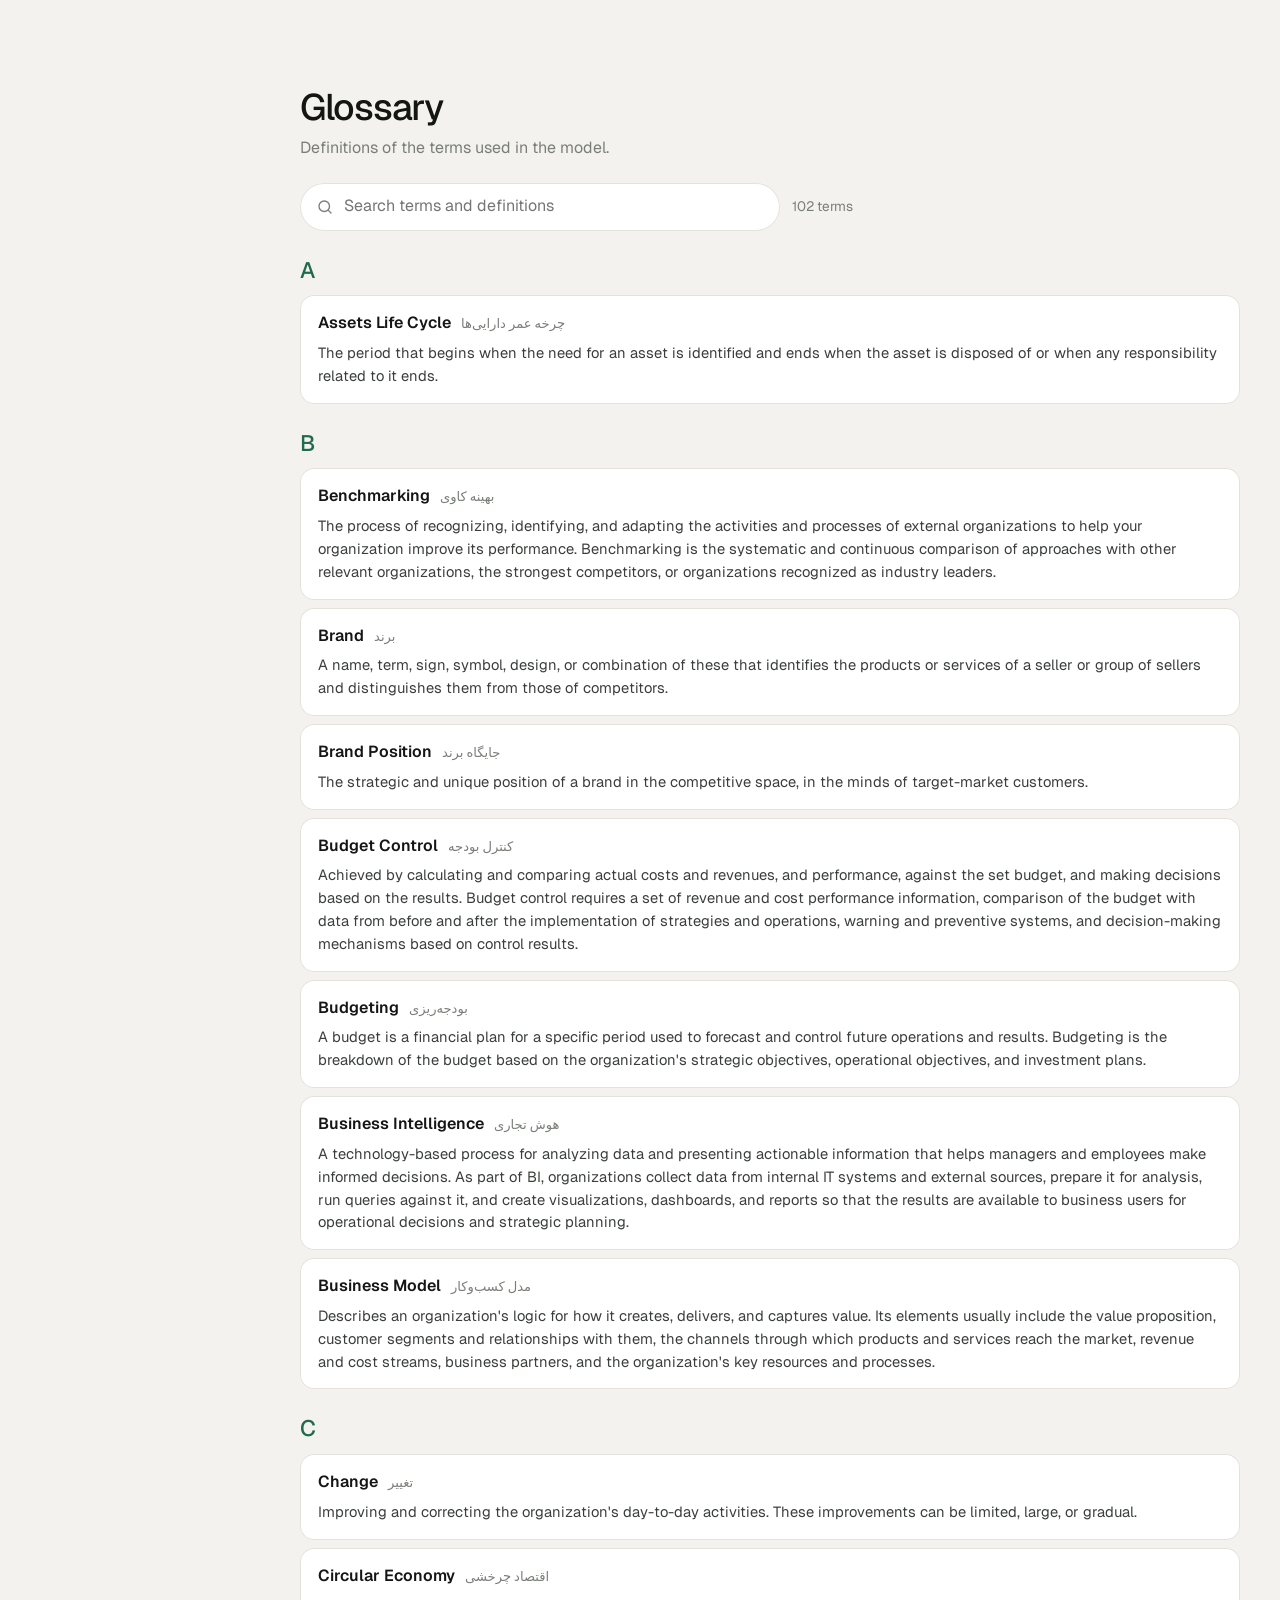
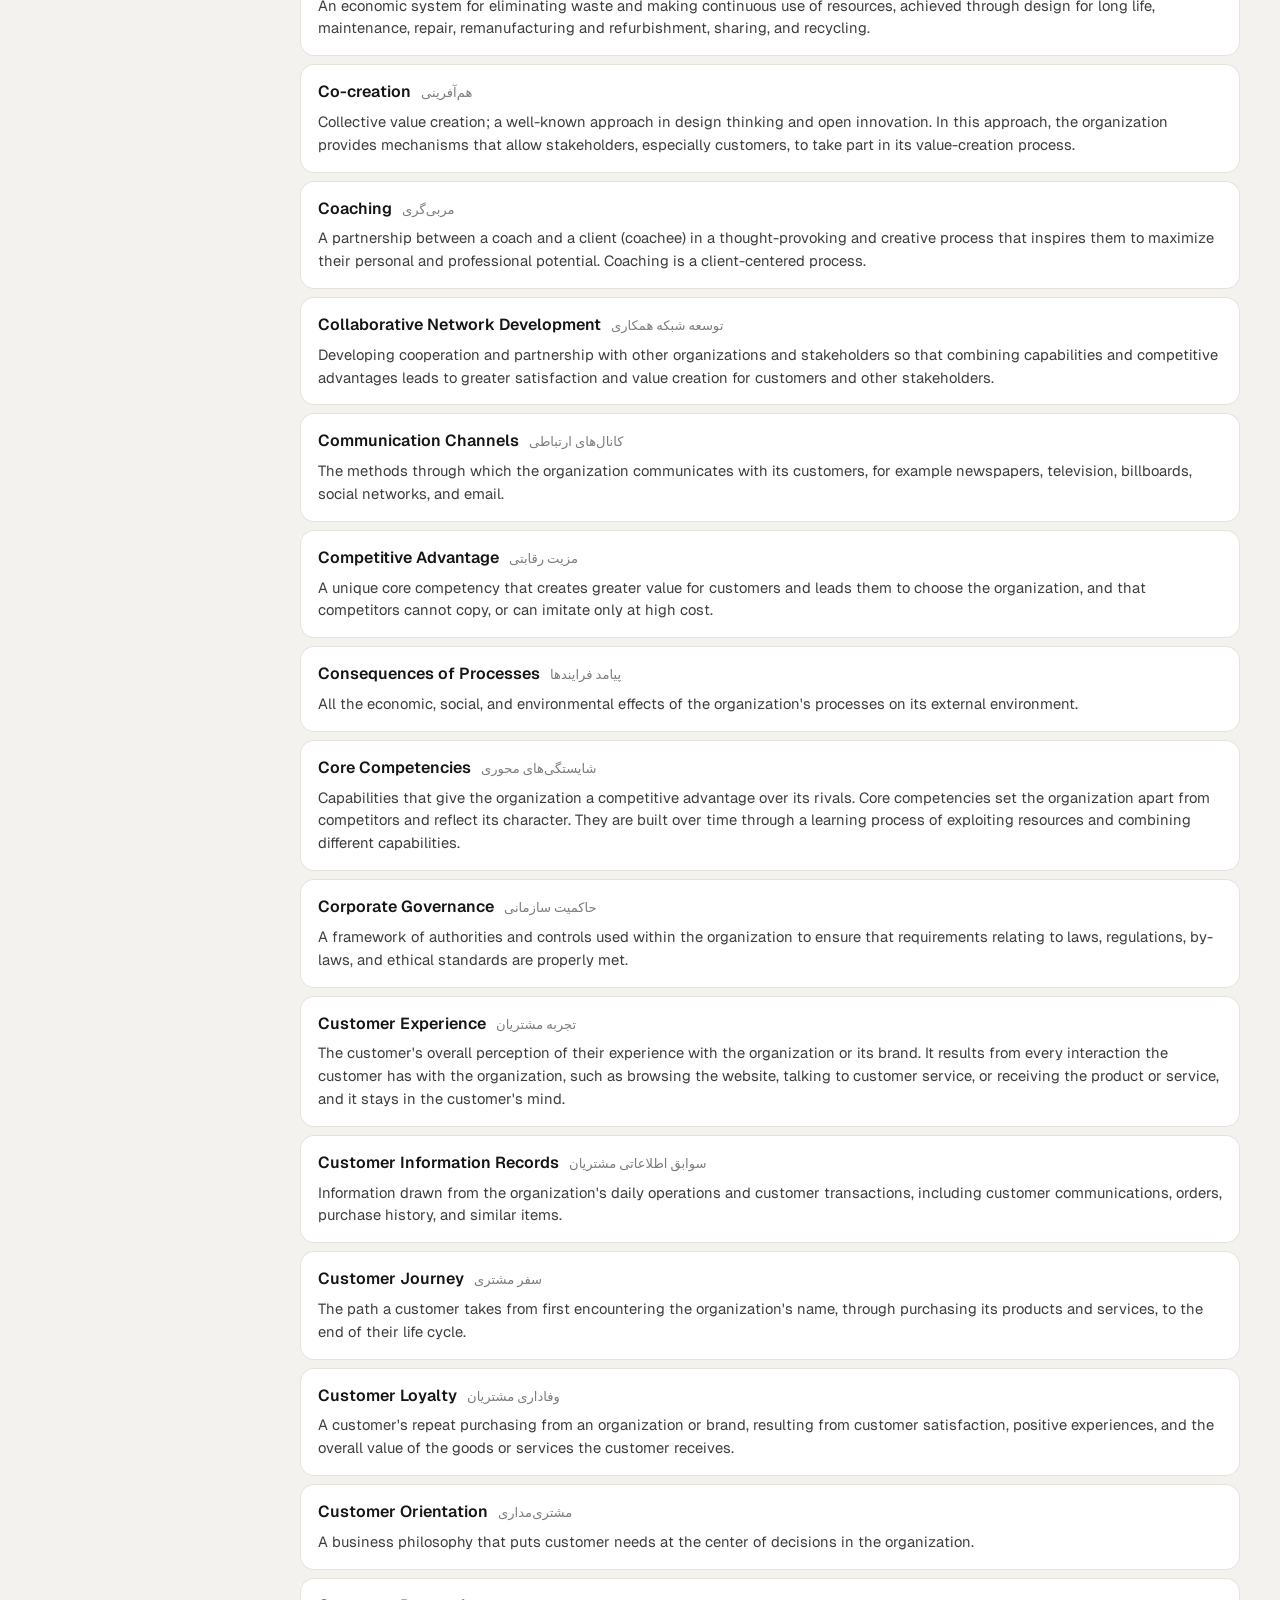
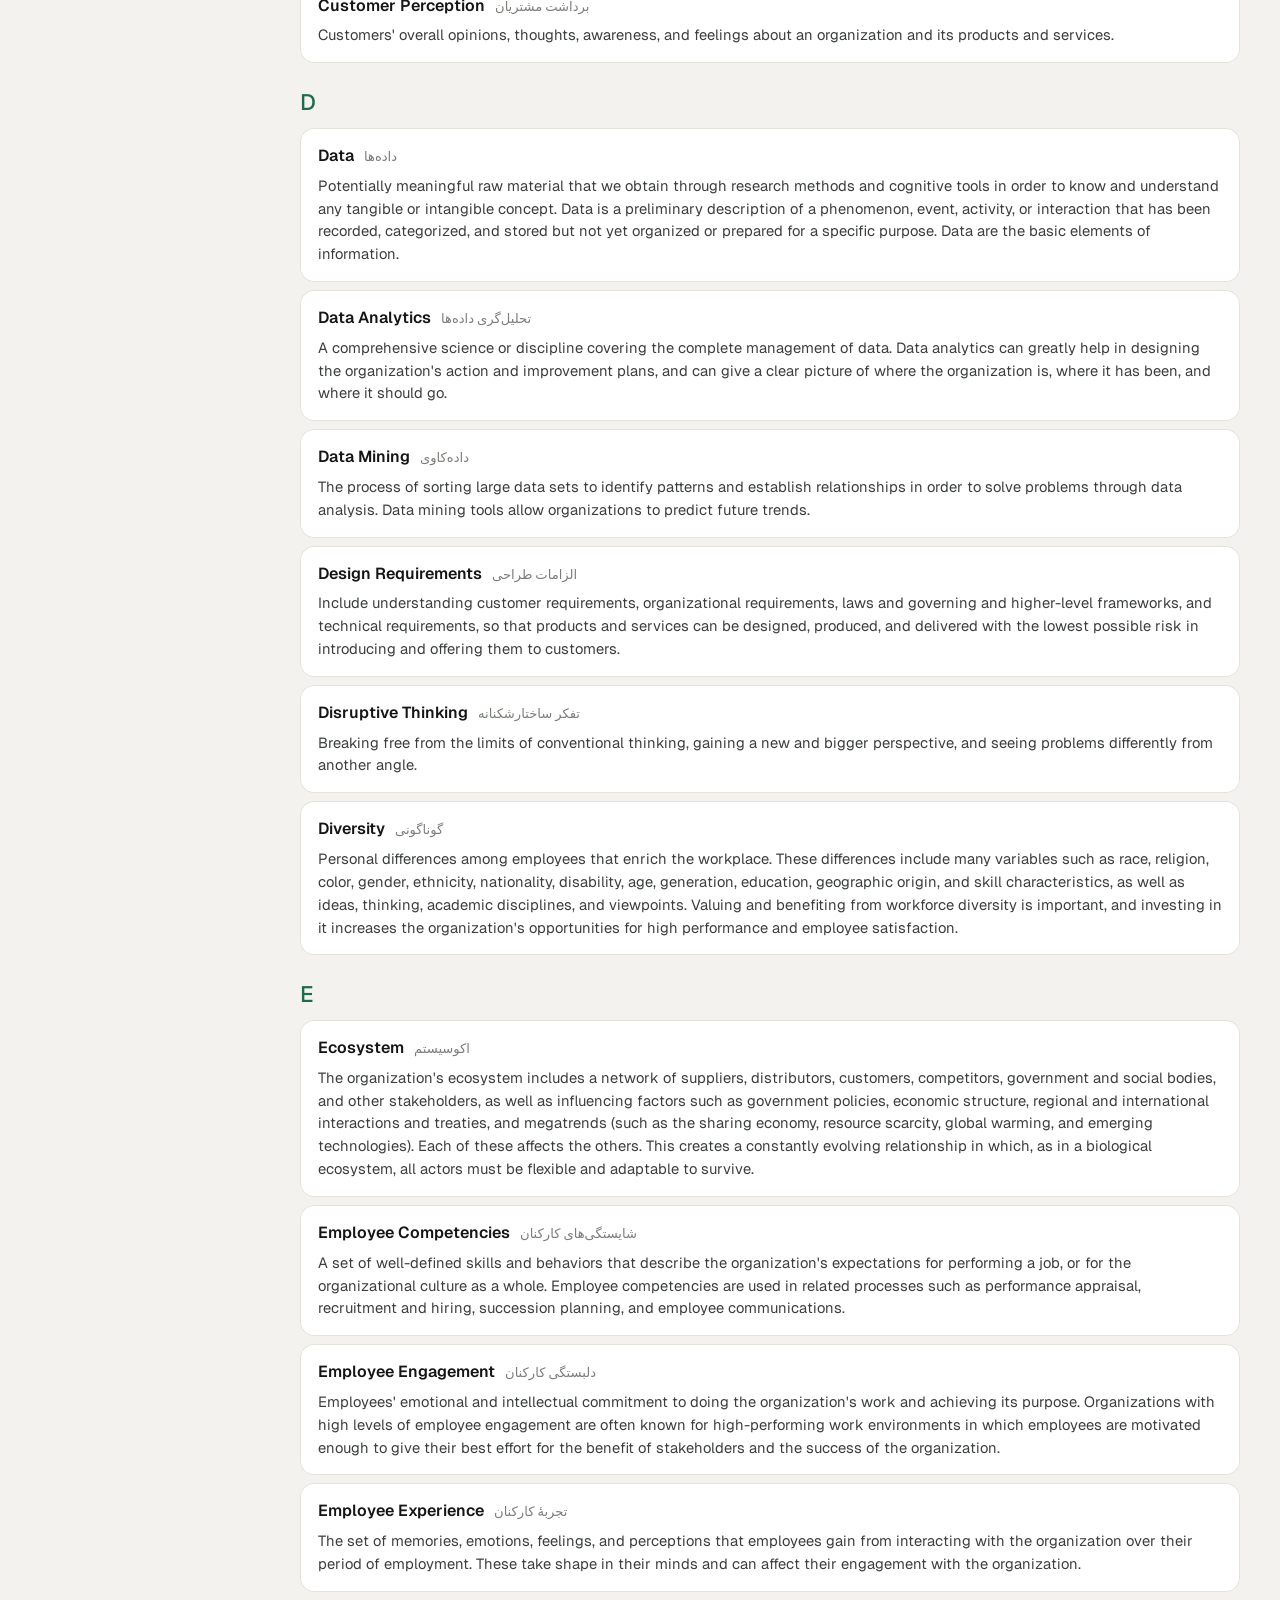
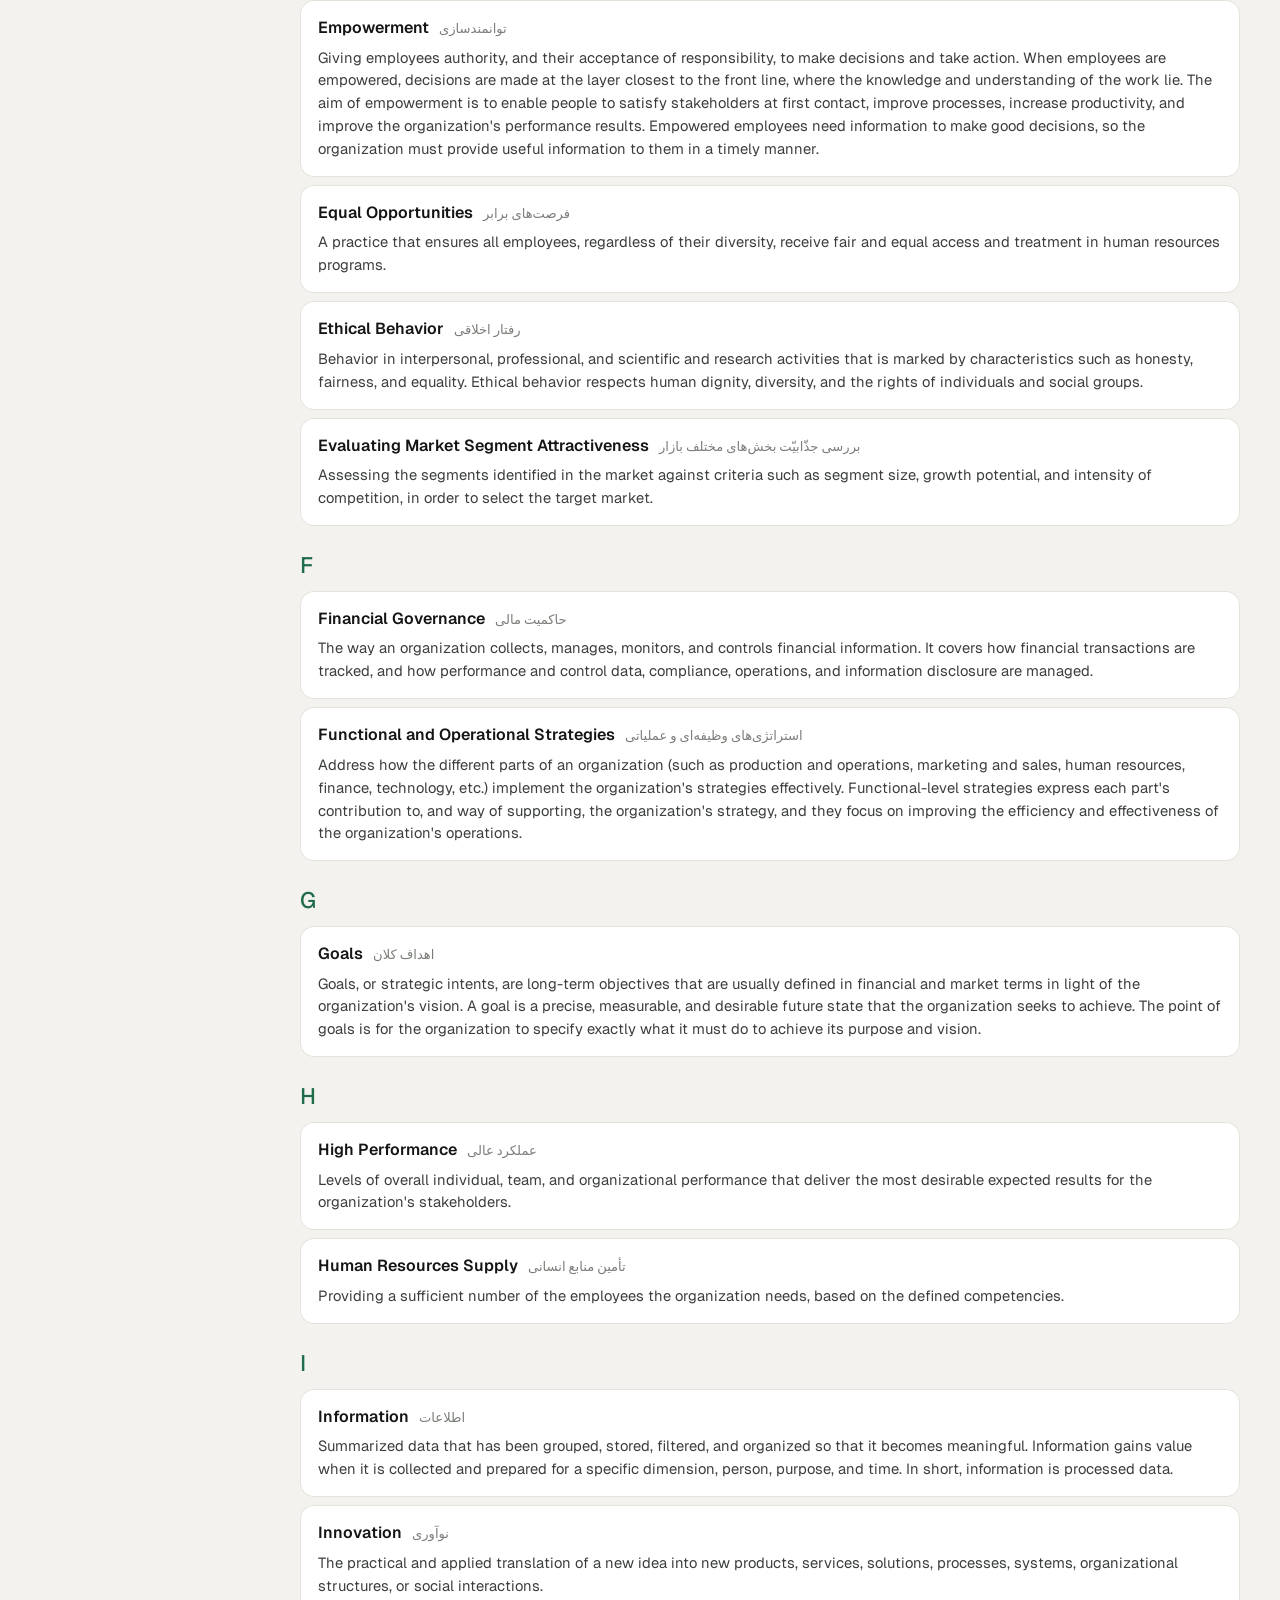
<file: model.html>
<!doctype html>
<html lang="en">
<head>
  <meta charset="utf-8">
  <meta name="viewport" content="width=device-width, initial-scale=1">
  <title>Excellence model 1404 — Saramadan</title>
  <meta name="description" content="The 1404 Organizational Excellence Model in full: fundamental concepts, criteria, guidance points, weights, RADAR assessment logic, scoring matrices and glossary.">
  <link rel="preconnect" href="https://fonts.googleapis.com">
  <link rel="preconnect" href="https://fonts.gstatic.com" crossorigin>
  <link href="https://fonts.googleapis.com/css2?family=Geist:wght@300..700&family=Geist+Mono:wght@400;500&display=swap" rel="stylesheet">
  <link rel="stylesheet" href="css/style.css">
  <link rel="stylesheet" href="css/model.css">
</head>
<body class="mp-page">
  <header class="site-header">
    <div class="container header__row">
      <a class="logo" href="index.html" aria-label="Saramadan home">
        <svg class="logo__mark" viewBox="0 0 32 32" aria-hidden="true"><circle cx="16" cy="16" r="13" fill="none" stroke="currentColor" stroke-width="3" stroke-dasharray="61 82" stroke-linecap="round" transform="rotate(135 16 16)"/><circle cx="16" cy="16" r="4.5" fill="var(--lime)"/></svg>
        Saramadan
      </a>
      <nav class="mp-nav" aria-label="Main">
        <a href="assessment.html">Assessment</a>
        <a href="report.html">Report</a>
        <a href="model.html" aria-current="page">Model</a>
        <a href="calculator.html">Calculator</a>
      </nav>
      <div class="header__cta">
        <a class="lang" href="fa/model.html" lang="fa" hreflang="fa">فا</a>
      </div>
    </div>
  </header>

  <main id="mp-root">
    <noscript><p class="container mp-noscript">Please turn on JavaScript to view the model.</p></noscript>
  </main>

  <footer class="site-footer">
    <div class="container footer__fine">
      <p>© 2026 Saramadan</p>
      <p>Model content: Organizational Excellence Model, 1404 edition, Industrial Management Institute. Saramadan is an independent tool.</p>
    </div>
  </footer>

  <script src="js/models/imi-1404.js"></script>
  <script src="js/i18n.js"></script>
  <script src="js/engine.js"></script>
  <script src="js/glossary-tip.js"></script>
  <script src="js/model-page.js"></script>
</body>
</html>
</file>
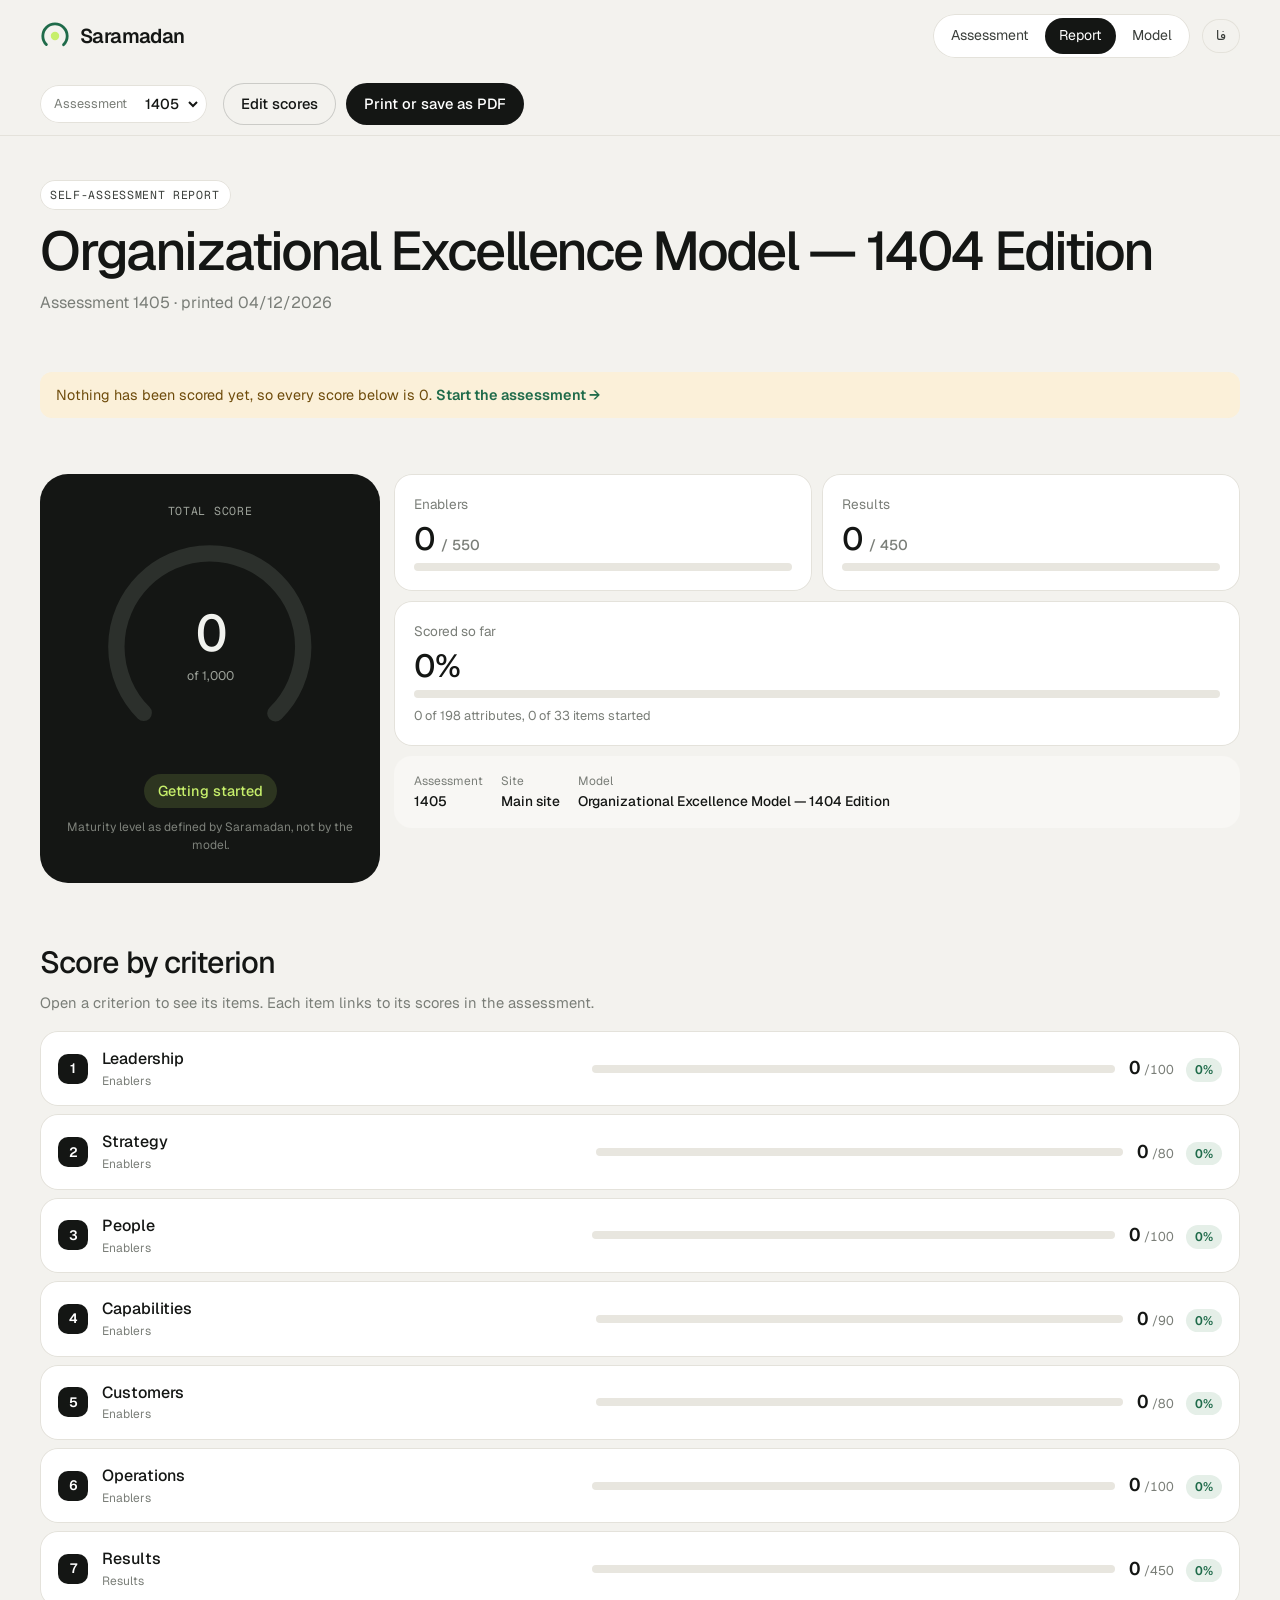
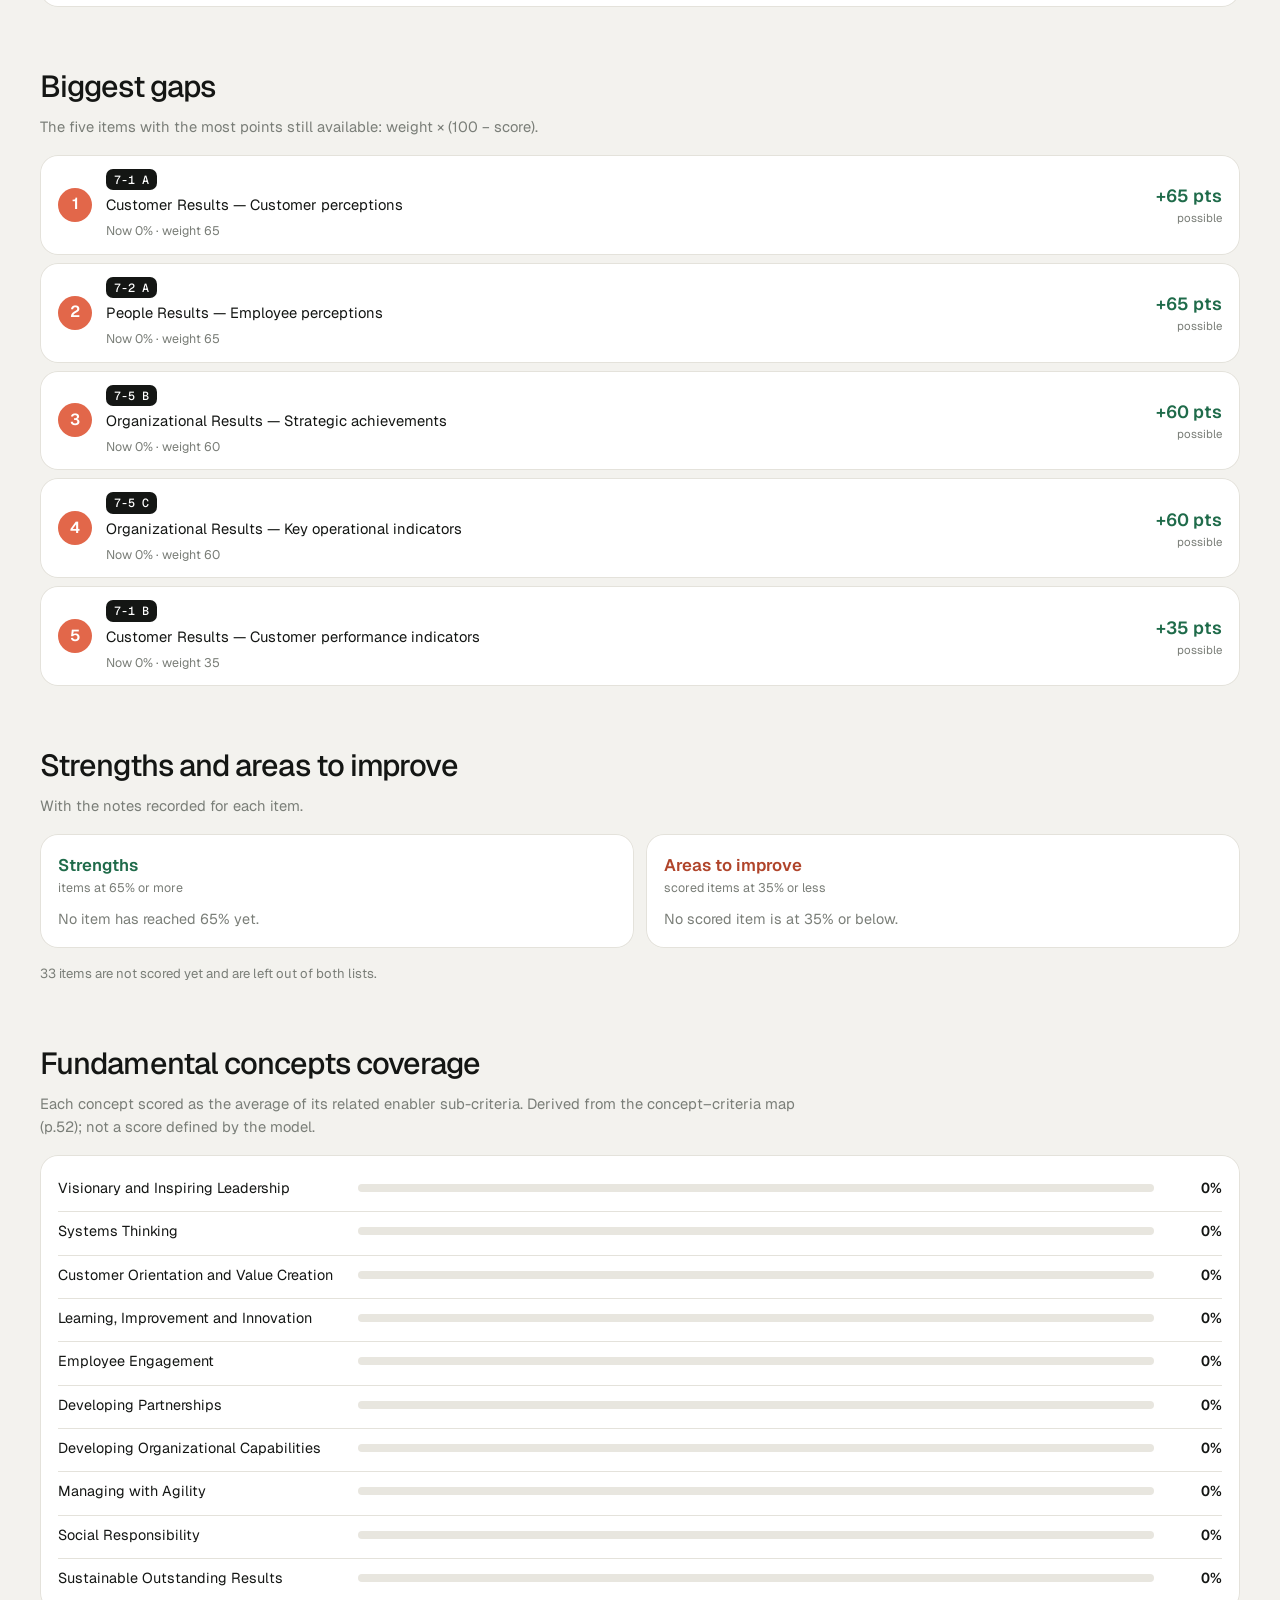
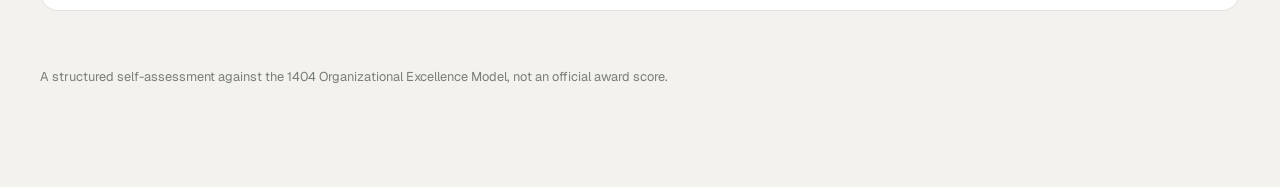
<file: report.html>
<!doctype html>
<html lang="en">
<head>
  <meta charset="utf-8">
  <meta name="viewport" content="width=device-width, initial-scale=1">
  <title>Assessment report — Saramadan</title>
  <meta name="description" content="Your self-assessment against the 1404 Organizational Excellence Model: total score, criteria, biggest gaps, concept coverage, strengths and areas to improve.">
  <link rel="preconnect" href="https://fonts.googleapis.com">
  <link rel="preconnect" href="https://fonts.gstatic.com" crossorigin>
  <link href="https://fonts.googleapis.com/css2?family=Geist:wght@300..700&family=Geist+Mono:wght@400;500&display=swap" rel="stylesheet">
  <link rel="stylesheet" href="css/style.css">
  <link rel="stylesheet" href="css/assessment.css">
  <link rel="stylesheet" href="css/report.css">
</head>
<body class="as-page rp-page">
  <header class="site-header">
    <div class="container header__row">
      <a class="logo" href="index.html" aria-label="Saramadan home">
        <svg class="logo__mark" viewBox="0 0 32 32" aria-hidden="true"><circle cx="16" cy="16" r="13" fill="none" stroke="currentColor" stroke-width="3" stroke-dasharray="61 82" stroke-linecap="round" transform="rotate(135 16 16)"/><circle cx="16" cy="16" r="4.5" fill="var(--lime)"/></svg>
        Saramadan
      </a>
      <nav class="as-topnav" aria-label="Main">
        <a href="assessment.html">Assessment</a>
        <a href="report.html" aria-current="page">Report</a>
        <a href="model.html">Model</a>
      </nav>
      <div class="header__cta">
        <a class="lang" href="fa/report.html" lang="fa" hreflang="fa">فا</a>
      </div>
    </div>
  </header>

  <main id="rp-root">
    <noscript><p class="container as-noscript">Please turn on JavaScript to see the report.</p></noscript>
  </main>

  <script src="js/models/imi-1404.js"></script>
  <script src="js/i18n.js"></script>
  <script src="js/engine.js"></script>
  <script src="js/store.js"></script>
  <script src="js/report.js"></script>
</body>
</html>
</file>
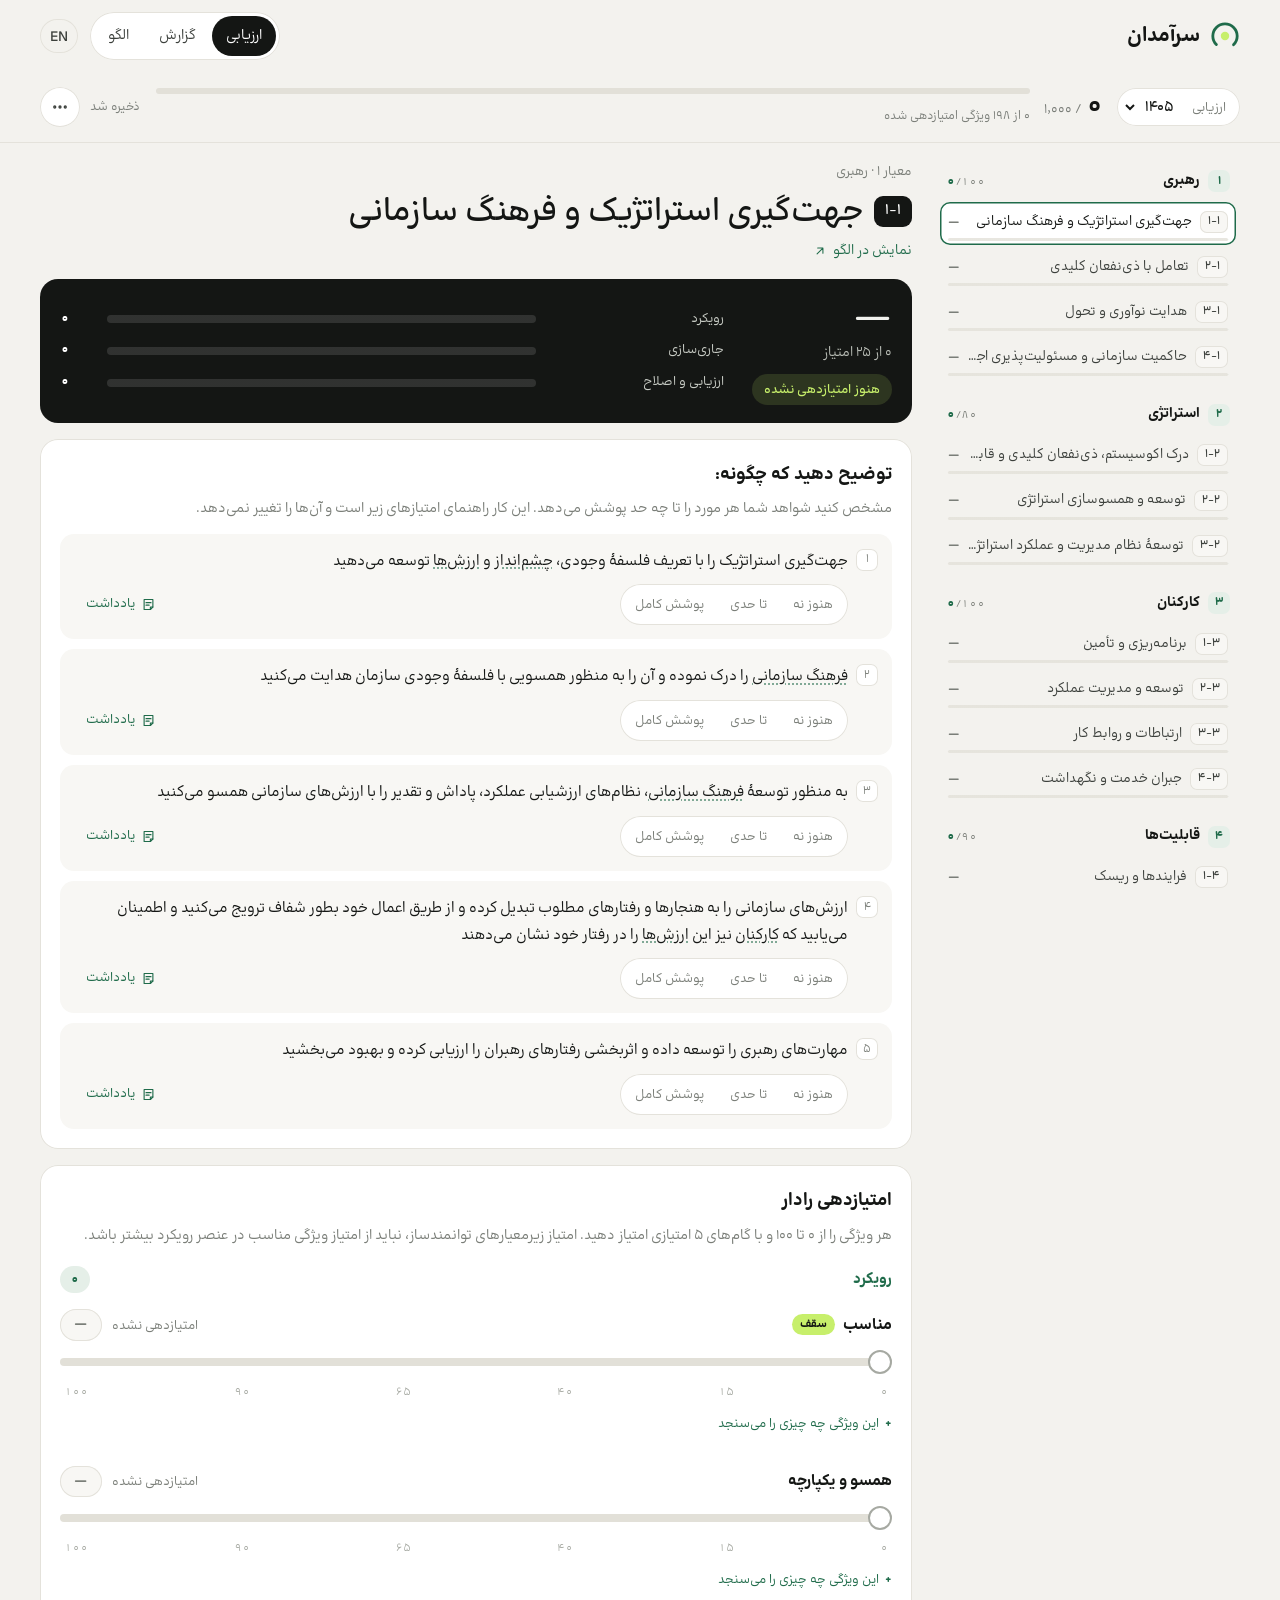
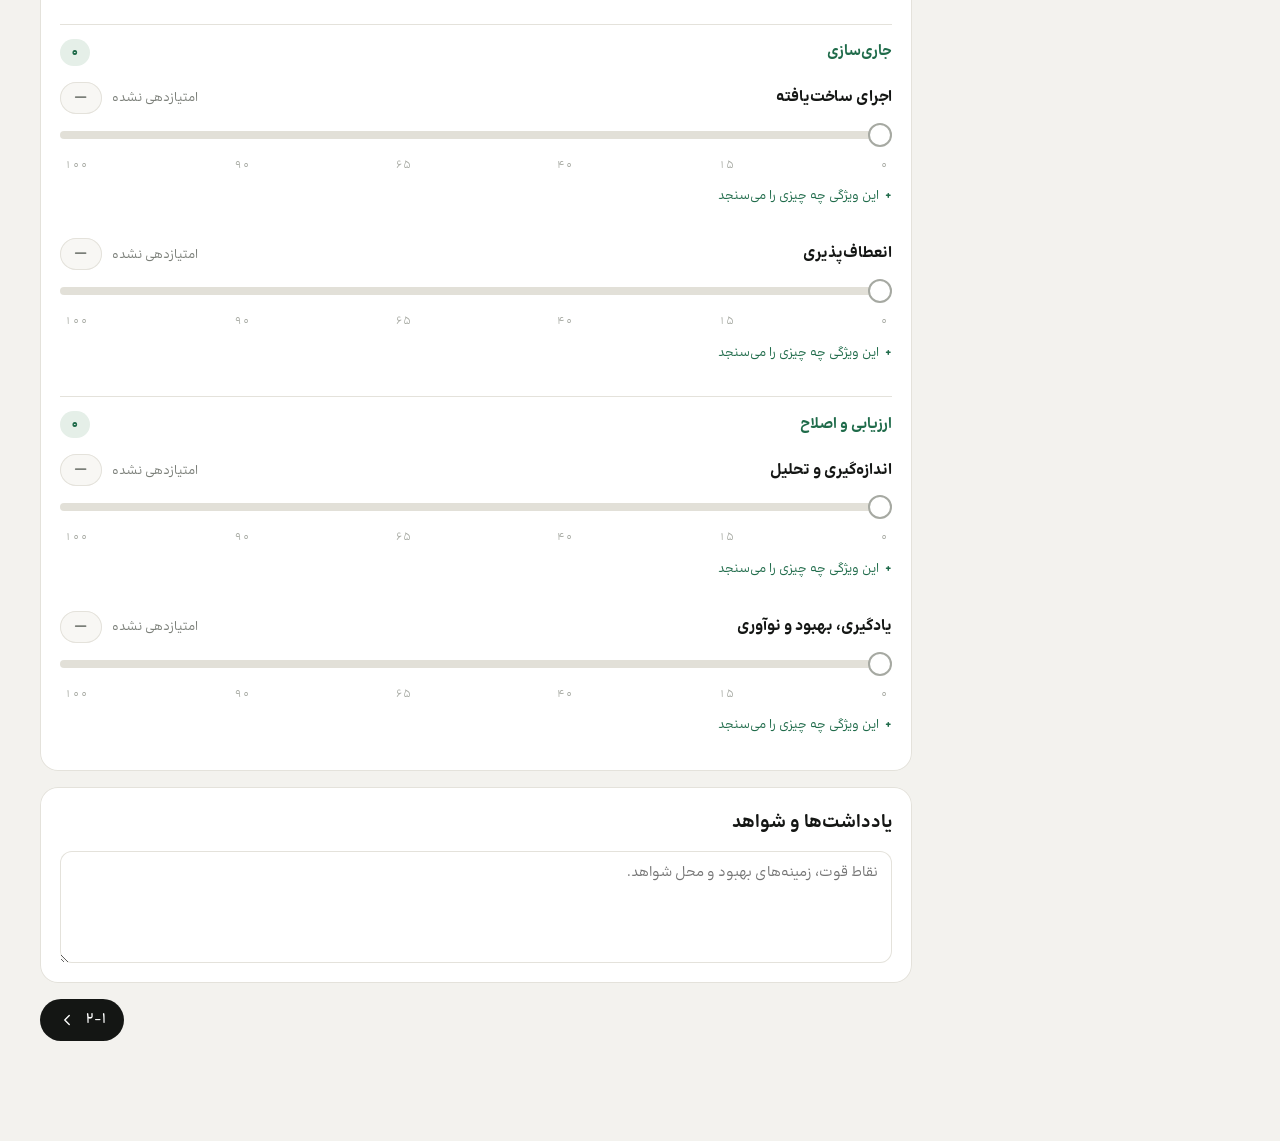
<file: fa/assessment.html>
<!doctype html>
<html lang="fa" dir="rtl">
<head>
  <meta charset="utf-8">
  <meta name="viewport" content="width=device-width, initial-scale=1">
  <title>خودارزیابی — سرآمدان</title>
  <meta name="description" content="هر زیرمعیار الگوی تعالی سازمانی ۱۴۰۴ را بر پایهٔ ویژگی‌های رادار امتیازدهی کنید، همراه با رهنمودها، یادداشت شواهد و شاخص‌های نتایج.">
  <link rel="preconnect" href="https://fonts.googleapis.com">
  <link rel="preconnect" href="https://fonts.gstatic.com" crossorigin>
  <link href="https://fonts.googleapis.com/css2?family=Geist:wght@300..700&display=swap" rel="stylesheet">
  <link rel="stylesheet" href="../css/style.css">
  <link rel="stylesheet" href="../css/fa.css">
  <link rel="stylesheet" href="../css/assessment.css">
</head>
<body class="as-page">
  <header class="site-header">
    <div class="container header__row">
      <a class="logo" href="index.html" aria-label="صفحهٔ اصلی سرآمدان">
        <svg class="logo__mark" viewBox="0 0 32 32" aria-hidden="true"><circle cx="16" cy="16" r="13" fill="none" stroke="currentColor" stroke-width="3" stroke-dasharray="61 82" stroke-linecap="round" transform="rotate(135 16 16)"/><circle cx="16" cy="16" r="4.5" fill="var(--lime)"/></svg>
        سرآمدان
      </a>
      <nav class="as-topnav" aria-label="منوی اصلی">
        <a href="assessment.html" aria-current="page">ارزیابی</a>
        <a href="report.html">گزارش</a>
        <a href="model.html">الگو</a>
      </nav>
      <div class="header__cta">
        <a class="lang" href="../assessment.html" lang="en" hreflang="en">EN</a>
      </div>
    </div>
  </header>

  <main id="as-root">
    <noscript><p class="container as-noscript">برای انجام ارزیابی، جاوااسکریپت را روشن کنید.</p></noscript>
  </main>

  <script src="../js/models/imi-1404.js"></script>
  <script src="../js/i18n.js"></script>
  <script src="../js/engine.js"></script>
  <script src="../js/store.js"></script>
  <script src="../js/glossary-tip.js"></script>
  <script src="../js/assessment.js"></script>
</body>
</html>
</file>
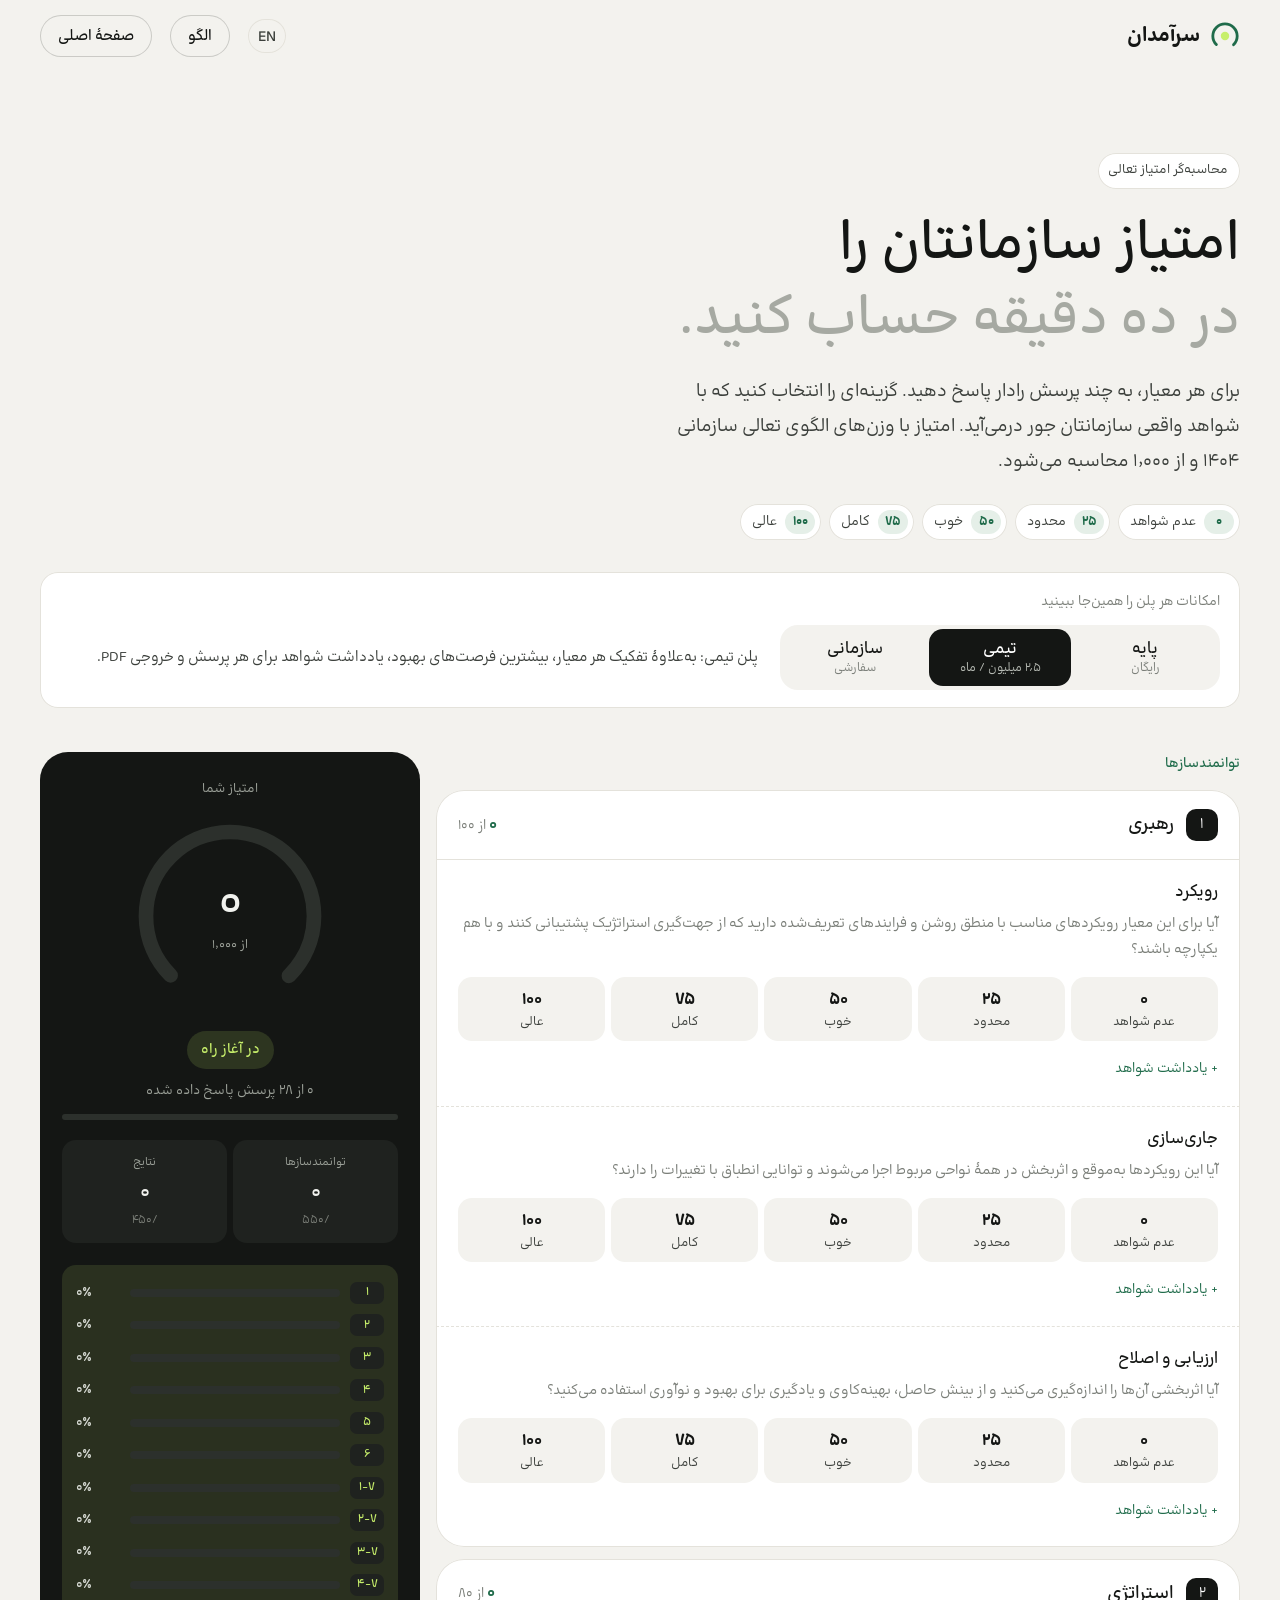
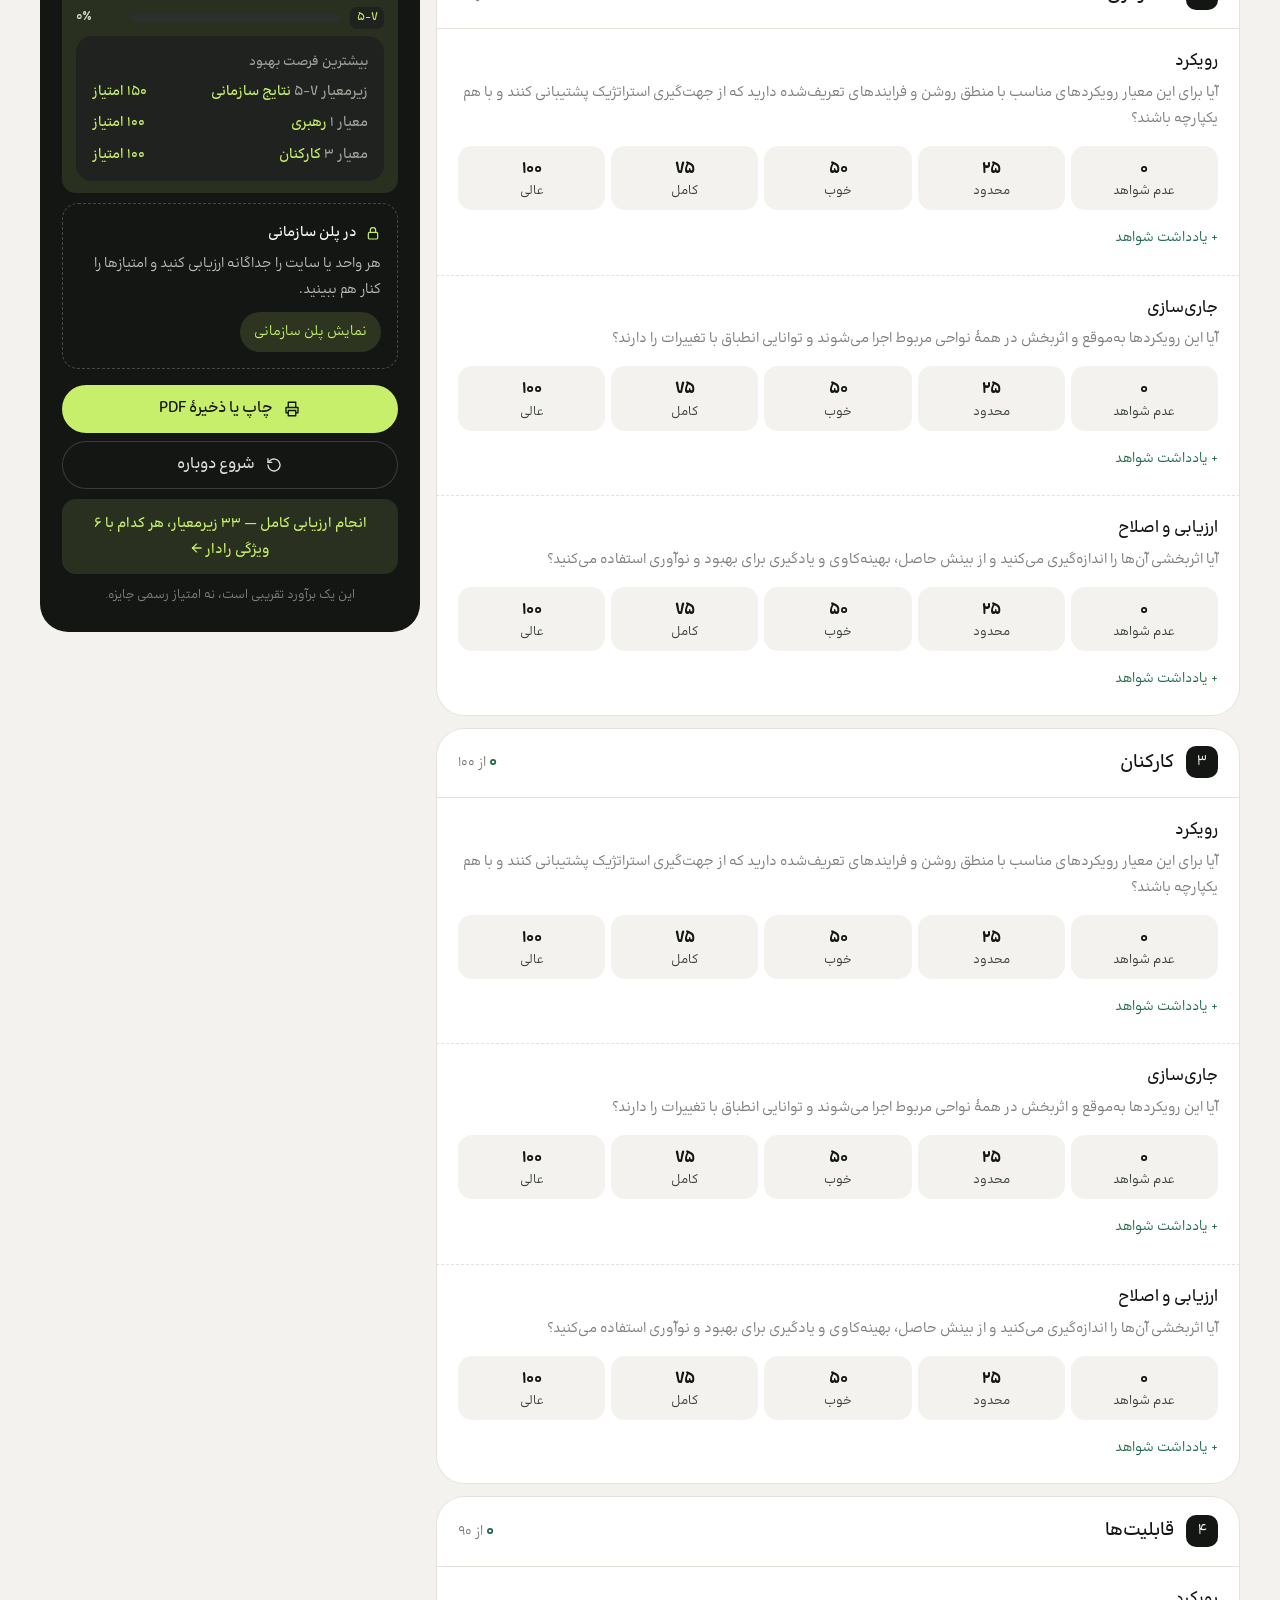
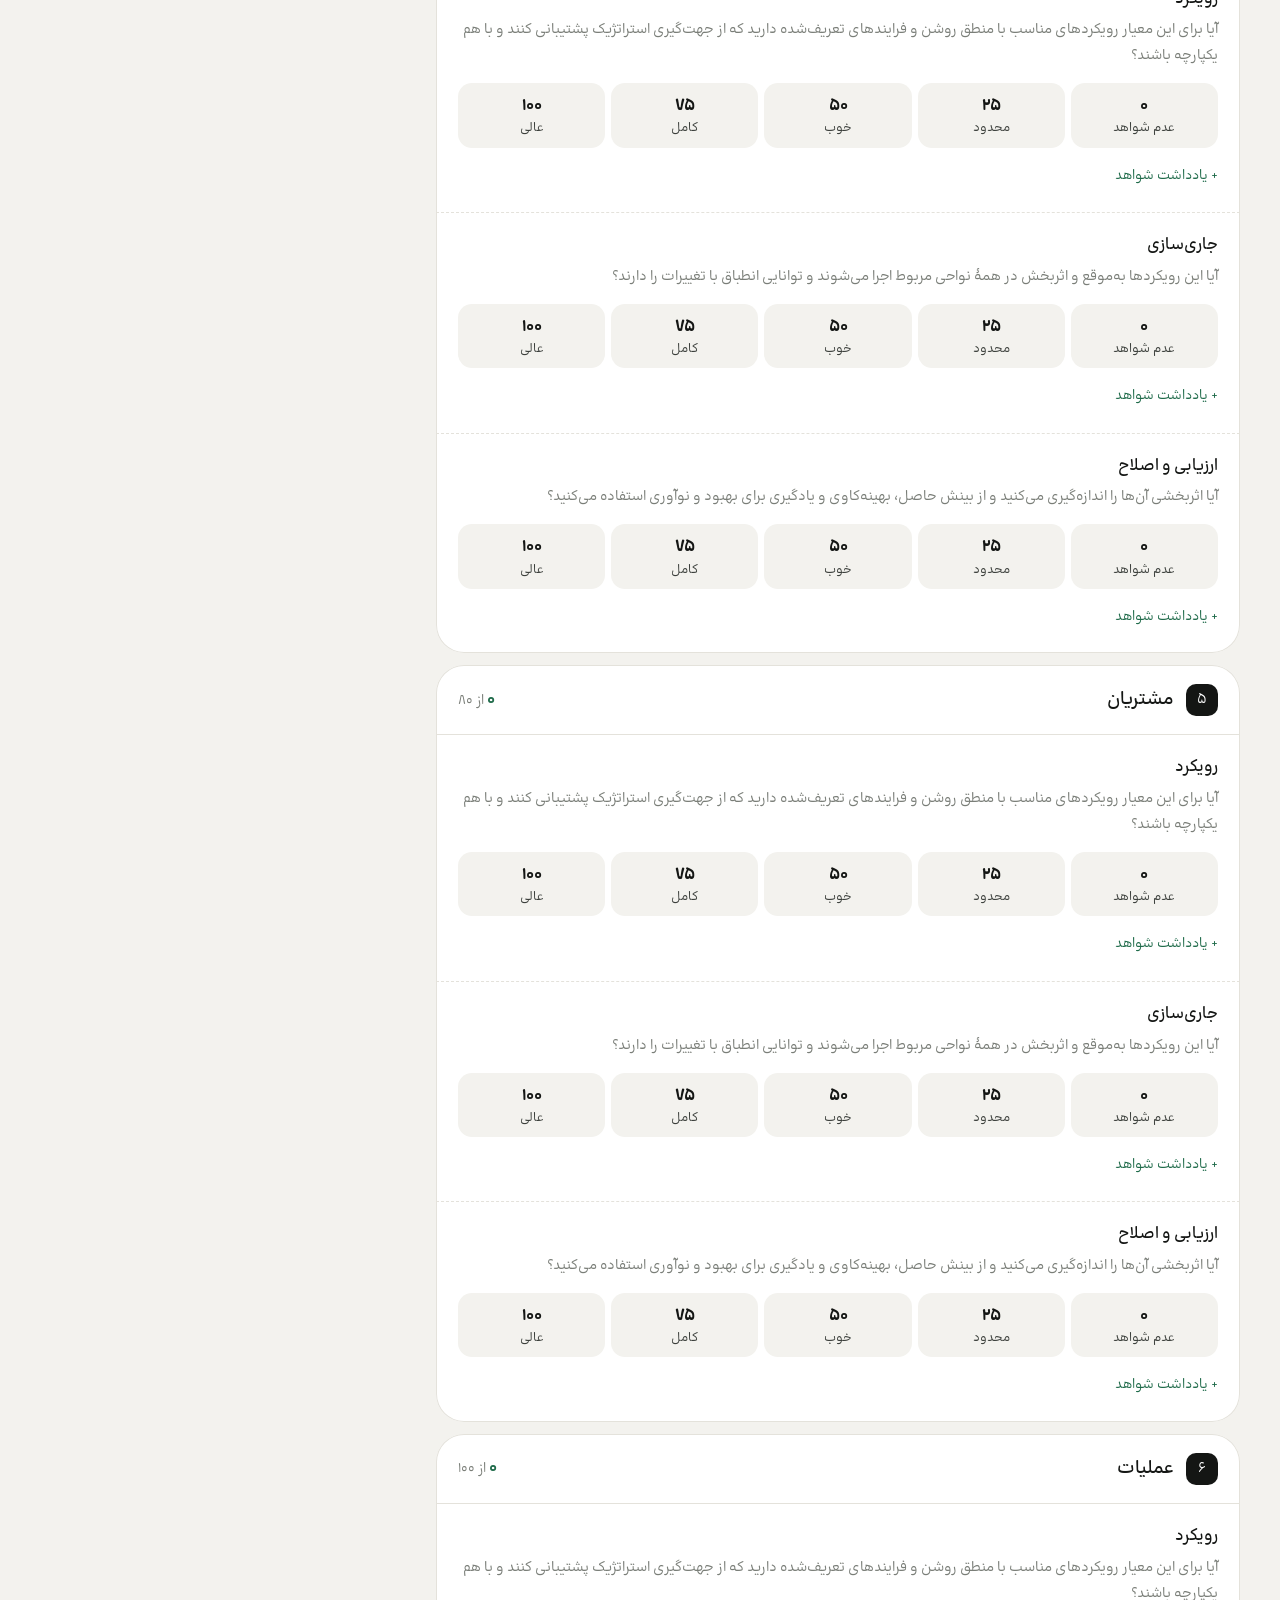
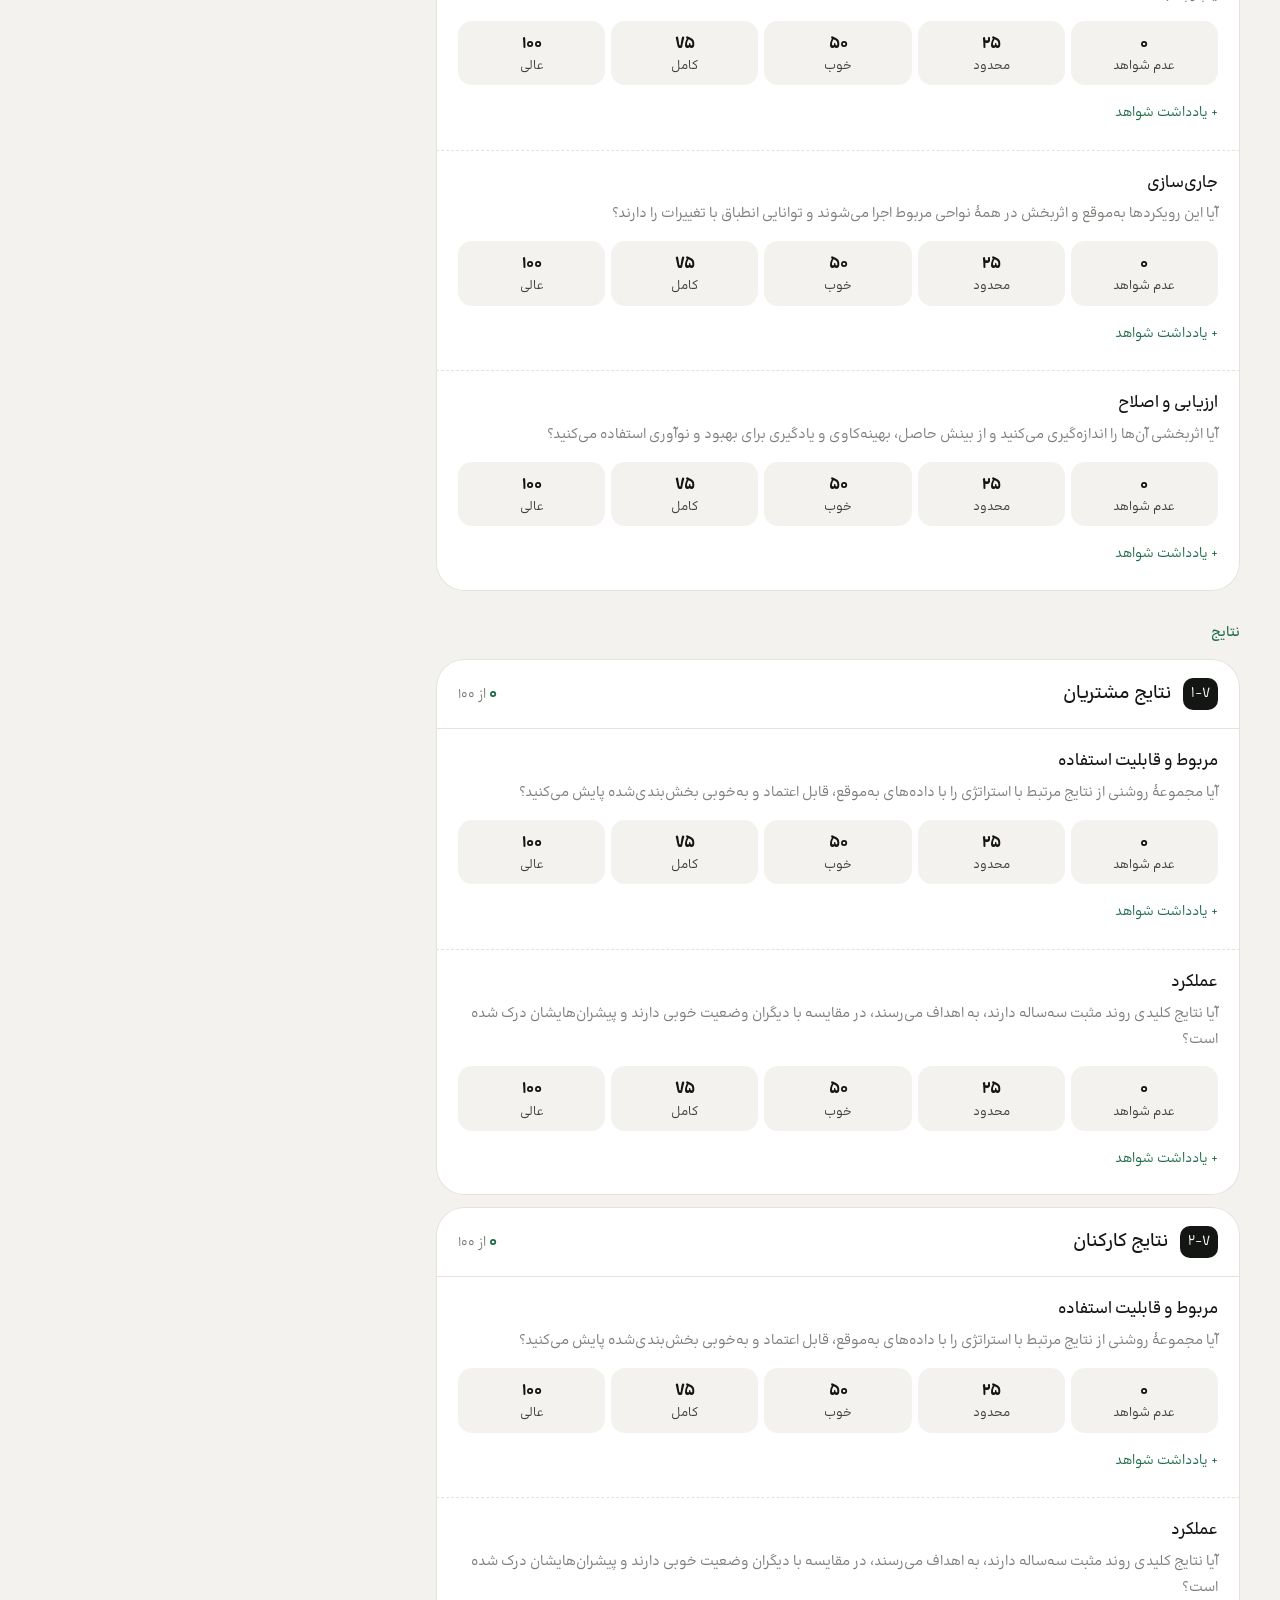
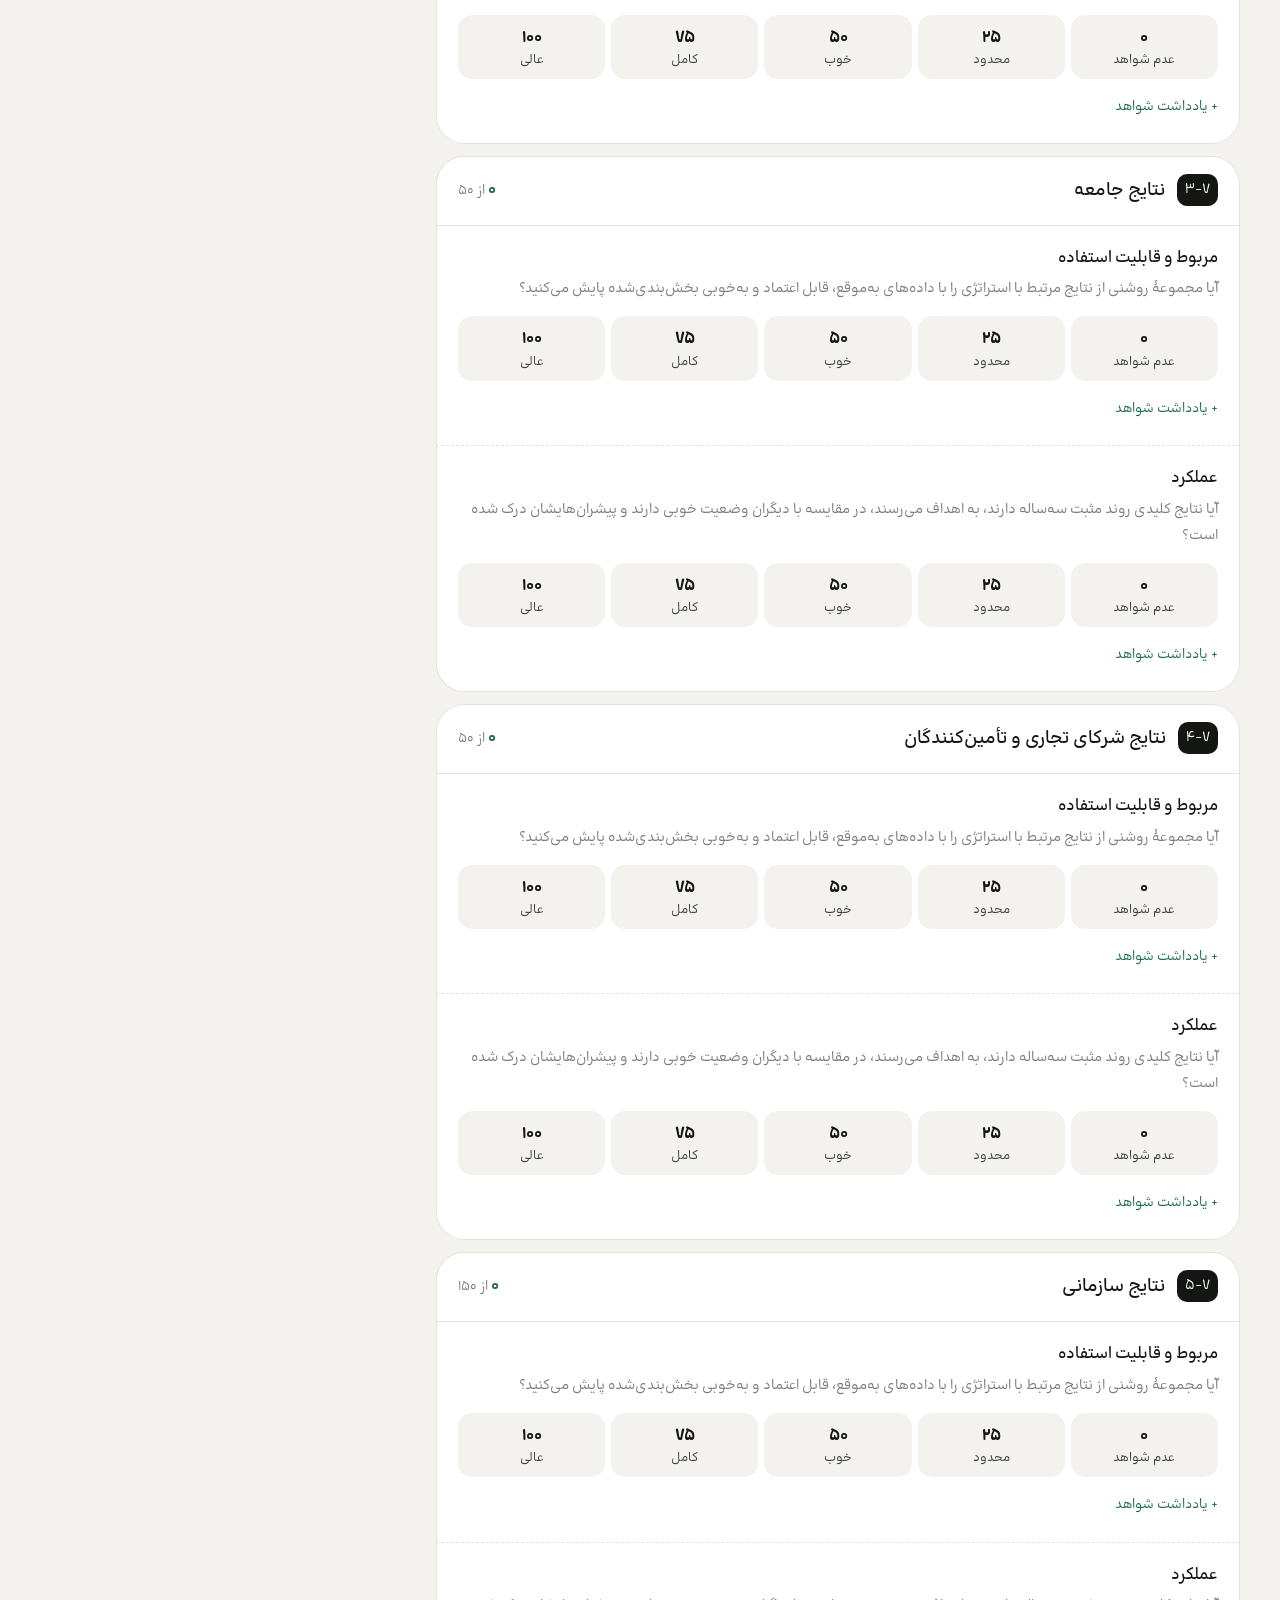
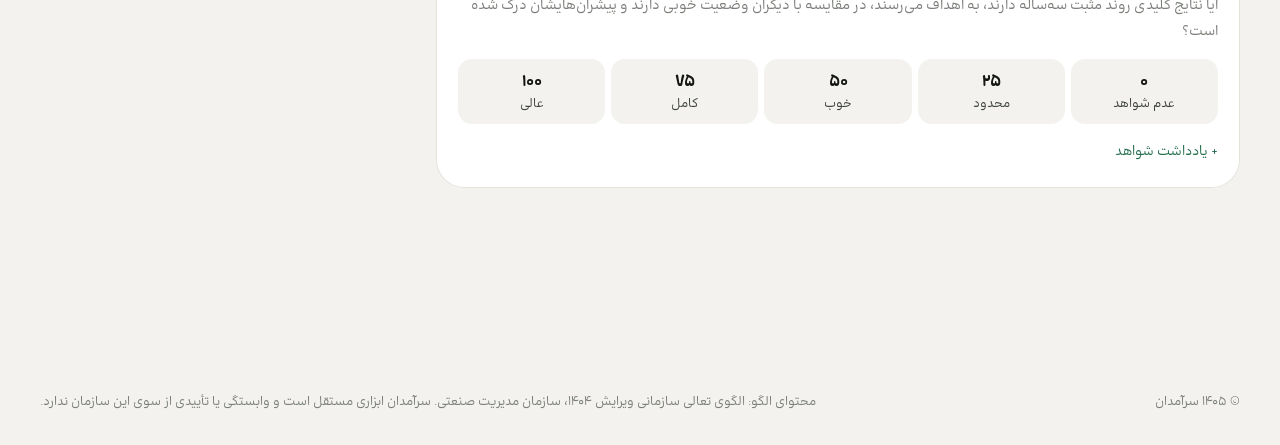
<file: fa/calculator.html>
<!doctype html>
<html lang="fa" dir="rtl">
<head>
  <meta charset="utf-8">
  <meta name="viewport" content="width=device-width, initial-scale=1">
  <title>محاسبه‌گر امتیاز تعالی — سرآمدان</title>
  <meta name="description" content="امتیاز سازمان خود در الگوی تعالی سازمانی ۱۴۰۴ را با پاسخ به ۲۸ پرسش سادهٔ رادار برآورد کنید.">
  <link rel="preconnect" href="https://fonts.googleapis.com">
  <link rel="preconnect" href="https://fonts.gstatic.com" crossorigin>
  <link href="https://fonts.googleapis.com/css2?family=Geist:wght@300..700&display=swap" rel="stylesheet">
  <link rel="stylesheet" href="../css/style.css">
  <link rel="stylesheet" href="../css/fa.css">
  <link rel="stylesheet" href="../css/calc.css">
</head>
<body class="calc-page">
  <svg width="0" height="0" style="position:absolute" aria-hidden="true">
    <defs>
      <symbol id="i-arrow" viewBox="0 0 24 24"><path d="M5 12h14M13 6l6 6-6 6"/></symbol>
      <symbol id="i-print" viewBox="0 0 24 24"><path d="M7 9V3h10v6M7 17H4v-7h16v7h-3"/><path d="M7 14h10v7H7Z"/></symbol>
      <symbol id="i-reset" viewBox="0 0 24 24"><path d="M4 12a8 8 0 1 0 2.5-5.8L4 8.5"/><path d="M4 3.5v5h5"/></symbol>
      <symbol id="i-lock" viewBox="0 0 24 24"><rect x="5" y="11" width="14" height="10" rx="2"/><path d="M8 11V8a4 4 0 0 1 8 0v3"/></symbol>
    </defs>
  </svg>

  <header class="site-header">
    <div class="container header__row">
      <a class="logo" href="index.html" aria-label="صفحهٔ اصلی سرآمدان">
        <svg class="logo__mark" viewBox="0 0 32 32" aria-hidden="true"><circle cx="16" cy="16" r="13" fill="none" stroke="currentColor" stroke-width="3" stroke-dasharray="61 82" stroke-linecap="round" transform="rotate(135 16 16)"/><circle cx="16" cy="16" r="4.5" fill="var(--lime)"/></svg>
        سرآمدان
      </a>
      <div class="header__cta">
        <a class="lang" href="../calculator.html" lang="en" hreflang="en">EN</a>
        <a class="btn btn--ghost btn--sm" href="model.html">الگو</a>
        <a class="btn btn--ghost btn--sm" href="index.html">صفحهٔ اصلی</a>
      </div>
    </div>
  </header>

  <main>
    <section class="cp-hero">
      <div class="container">
        <span class="eyebrow">محاسبه‌گر امتیاز تعالی</span>
        <h1 class="h2">امتیاز سازمانتان را<br><span class="soft">در ده دقیقه حساب کنید.</span></h1>
        <p class="lead">برای هر معیار، به چند پرسش رادار پاسخ دهید. گزینه‌ای را انتخاب کنید که با شواهد واقعی سازمانتان جور درمی‌آید. امتیاز با وزن‌های الگوی تعالی سازمانی ۱۴۰۴ و از ۱٬۰۰۰ محاسبه می‌شود.</p>
        <ul class="cp-legend" aria-label="سطح‌های پاسخ">
          <li><b>۰</b>عدم شواهد</li>
          <li><b>۲۵</b>محدود</li>
          <li><b>۵۰</b>خوب</li>
          <li><b>۷۵</b>کامل</li>
          <li><b>۱۰۰</b>عالی</li>
        </ul>
        <div class="cp-plan" aria-label="نمایش بر اساس پلن">
          <p class="cp-plan__l">امکانات هر پلن را همین‌جا ببینید</p>
          <div class="cp-plan__seg" role="radiogroup" aria-label="پلن">
            <label><input type="radio" name="plan" value="starter"><span><b>پایه</b><small>رایگان</small></span></label>
            <label><input type="radio" name="plan" value="team"><span><b>تیمی</b><small>۲٫۵ میلیون / ماه</small></span></label>
            <label><input type="radio" name="plan" value="enterprise"><span><b>سازمانی</b><small>سفارشی</small></span></label>
          </div>
          <p class="cp-plan__d" id="cp-plan-desc"></p>
        </div>
        <div class="cp-units need-ent">
          <span class="cp-units__l">واحد در حال ارزیابی</span>
          <div class="cp-units__list" id="cp-units"></div>
          <span class="cp-units__tools">
            <button type="button" class="cp-units__btn" id="cp-unit-add">+ واحد جدید</button>
            <button type="button" class="cp-units__btn" id="cp-unit-rename">تغییر نام</button>
            <button type="button" class="cp-units__btn" id="cp-unit-del">حذف</button>
          </span>
        </div>
      </div>
    </section>

    <div class="container cp-layout">
      <form class="cp-form" id="cp-form" aria-label="پرسش‌های خودارزیابی">
        <!-- criteria are built by js/calc.js -->
        <noscript><p class="cp-noscript">برای استفاده از محاسبه‌گر، جاوااسکریپت مرورگر را فعال کنید.</p></noscript>
      </form>

      <aside class="cp-result" id="result" aria-live="polite">
        <div class="cp-result__card">
          <p class="calc__kicker">امتیاز شما</p>
          <div class="gauge gauge--lg" id="cp-gauge" data-max="1000">
            <svg viewBox="0 0 200 200" aria-hidden="true">
              <defs><linearGradient id="g-cp" x1="0" y1="1" x2="1" y2="0"><stop offset="0" stop-color="#c7ef6b"/><stop offset="1" stop-color="#ffffff"/></linearGradient></defs>
              <circle class="gauge__track" cx="100" cy="100" r="80"/>
              <circle class="gauge__val" cx="100" cy="100" r="80" stroke="url(#g-cp)"/>
            </svg>
            <div class="gauge__num"><strong id="cp-total">۰</strong><span>از ۱٬۰۰۰</span></div>
          </div>
          <p class="calc__band" id="cp-band">در آغاز راه</p>
          <p class="cp-progress"><span id="cp-done">۰</span> از <span id="cp-count">۱۹</span> پرسش پاسخ داده شده</p>
          <span class="cp-progress__bar"><i id="cp-done-bar"></i></span>

          <ul class="calc__dims">
            <li><span>توانمندسازها</span><b id="cp-d0">۰</b><small>/۵۵۰</small></li>
            <li><span>نتایج</span><b id="cp-d1">۰</b><small>/۴۵۰</small></li>
          </ul>

          <div class="cp-full need-team">
          <ul class="cp-crit" id="cp-crit"></ul>

          <div class="cp-gaps">
            <p class="cp-gaps__t">بیشترین فرصت بهبود</p>
            <ol id="cp-gaps"></ol>
          </div>

          </div>

          <div class="cp-lock lock-team">
            <p><svg class="i"><use href="#i-lock"/></svg><b>در پلن تیمی</b></p>
            <p>تفکیک هر معیار، بیشترین فرصت‌های بهبود، یادداشت شواهد برای هر پرسش و خروجی PDF.</p>
            <button type="button" class="cp-lock__btn" data-go="team">نمایش پلن تیمی</button>
          </div>

          <div class="cp-compare need-ent">
            <p class="cp-gaps__t">مقایسهٔ واحدها</p>
            <ul id="cp-compare"></ul>
          </div>

          <div class="cp-lock lock-ent">
            <p><svg class="i"><use href="#i-lock"/></svg><b>در پلن سازمانی</b></p>
            <p>هر واحد یا سایت را جداگانه ارزیابی کنید و امتیازها را کنار هم ببینید.</p>
            <button type="button" class="cp-lock__btn" data-go="enterprise">نمایش پلن سازمانی</button>
          </div>

          <div class="cp-actions">
            <button class="btn btn--lime need-team" type="button" id="cp-print"><svg class="i"><use href="#i-print"/></svg>چاپ یا ذخیرهٔ PDF</button>
            <button class="btn cp-reset" type="button" id="cp-reset"><svg class="i"><use href="#i-reset"/></svg>شروع دوباره</button>
          </div>
          <a class="cp-full" href="assessment.html">انجام ارزیابی کامل — ۳۳ زیرمعیار، هر کدام با ۶ ویژگی رادار ←</a>
          <p class="calc__fine">این یک برآورد تقریبی است، نه امتیاز رسمی جایزه.</p>
        </div>
      </aside>
    </div>
  </main>

  <!-- phones: the total stays in view while answering -->
  <a class="cp-bar" href="#result" aria-label="مشاهدهٔ نتیجه">
    <span>امتیاز شما</span>
    <strong><span id="cp-bar-total">۰</span><small> / ۱٬۰۰۰</small></strong>
    <span class="cp-bar__go">نتیجه <svg class="i"><use href="#i-arrow"/></svg></span>
  </a>

  <footer class="site-footer">
    <div class="container footer__fine">
      <p>© ۱۴۰۵ سرآمدان</p>
      <p>محتوای الگو: الگوی تعالی سازمانی ویرایش ۱۴۰۴، سازمان مدیریت صنعتی. سرآمدان ابزاری مستقل است و وابستگی یا تأییدی از سوی این سازمان ندارد.</p>
    </div>
  </footer>

  <script src="../js/models/imi-1404.js"></script>
  <script src="../js/i18n.js"></script>
  <script src="../js/calc.js"></script>
</body>
</html>
</file>
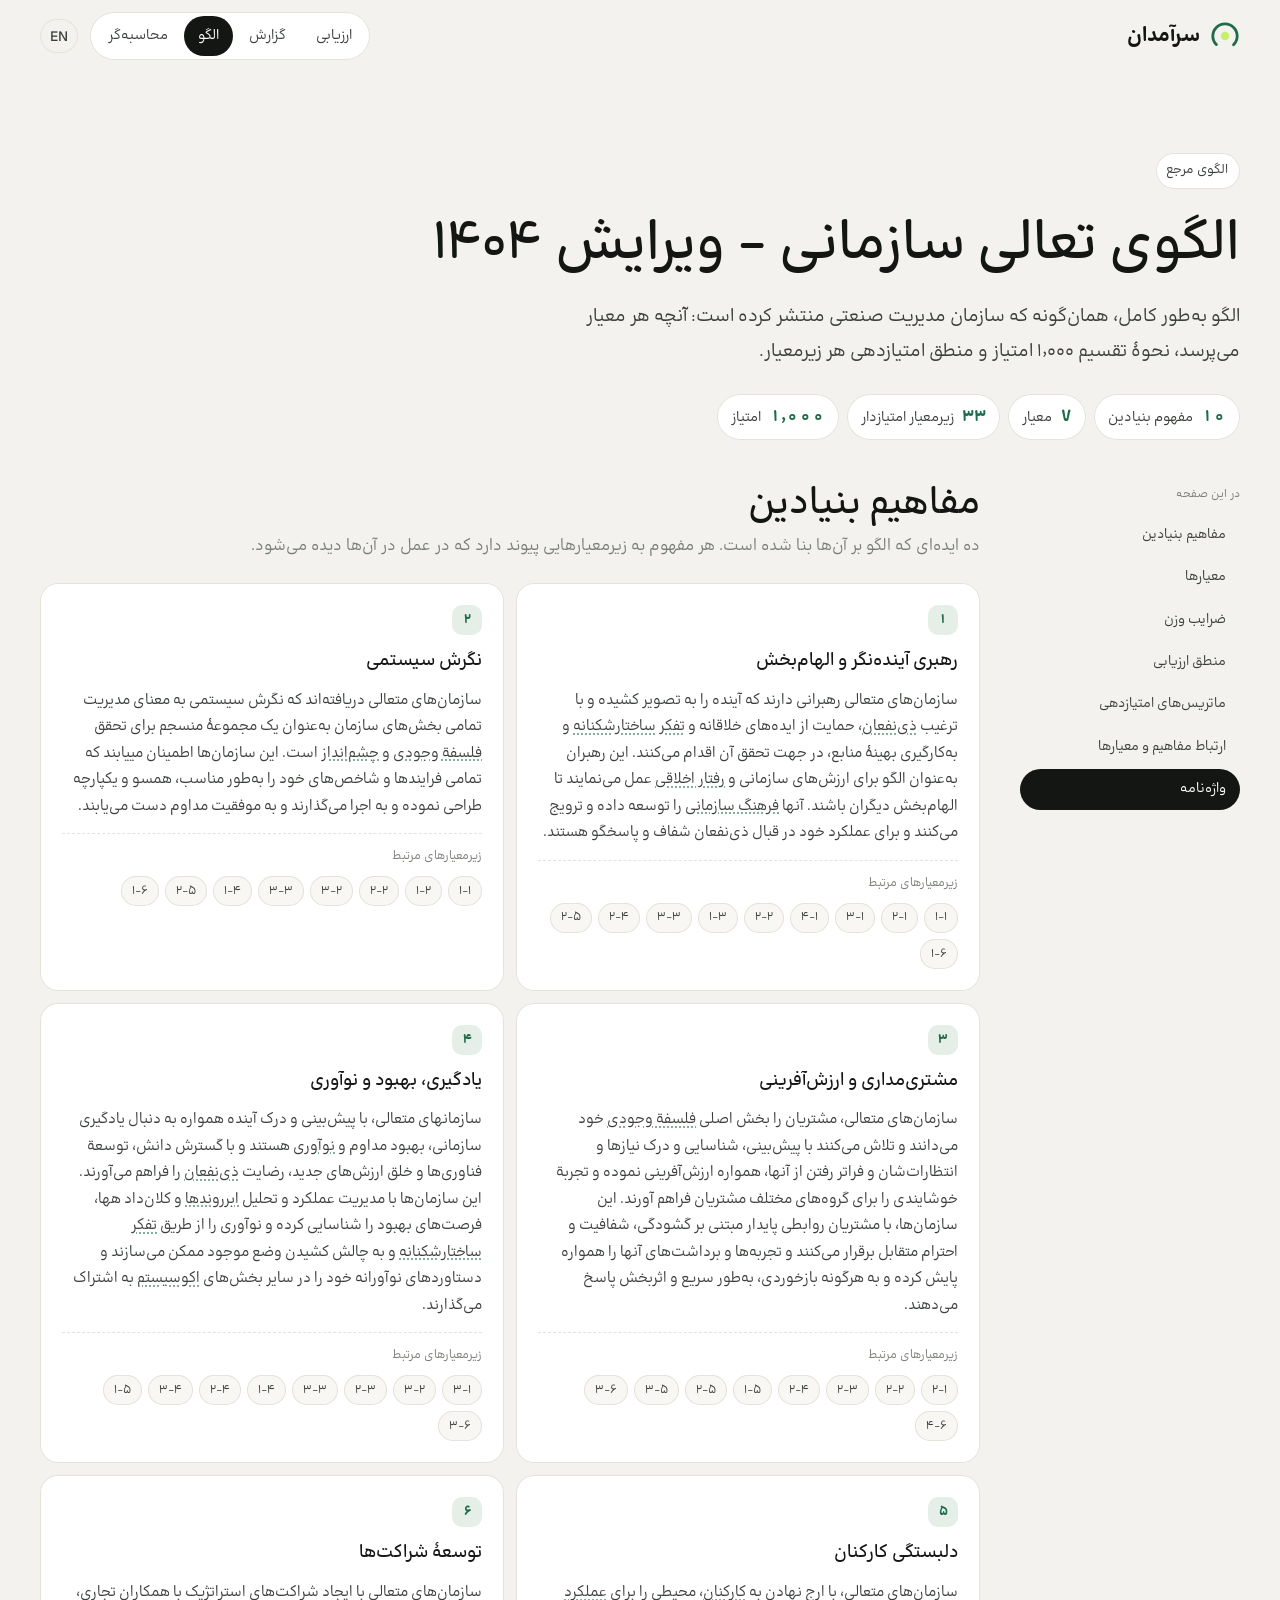
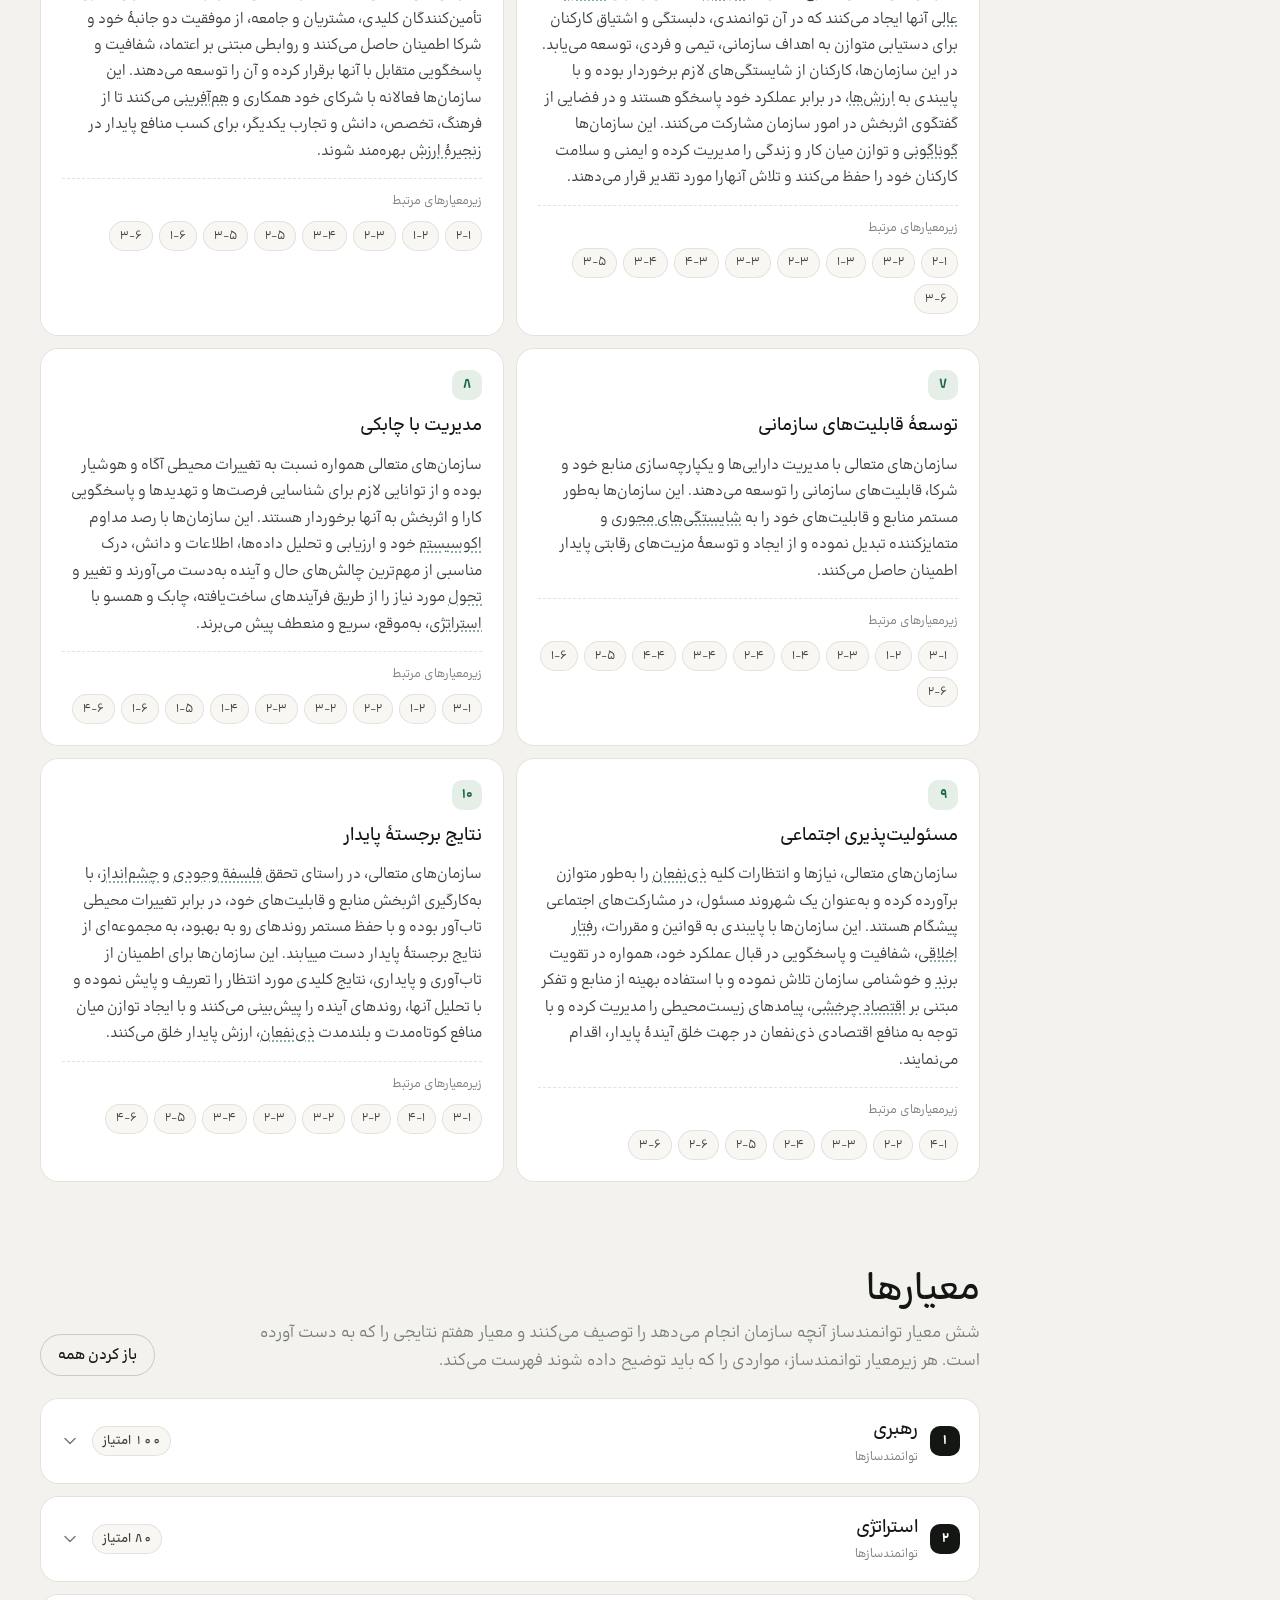
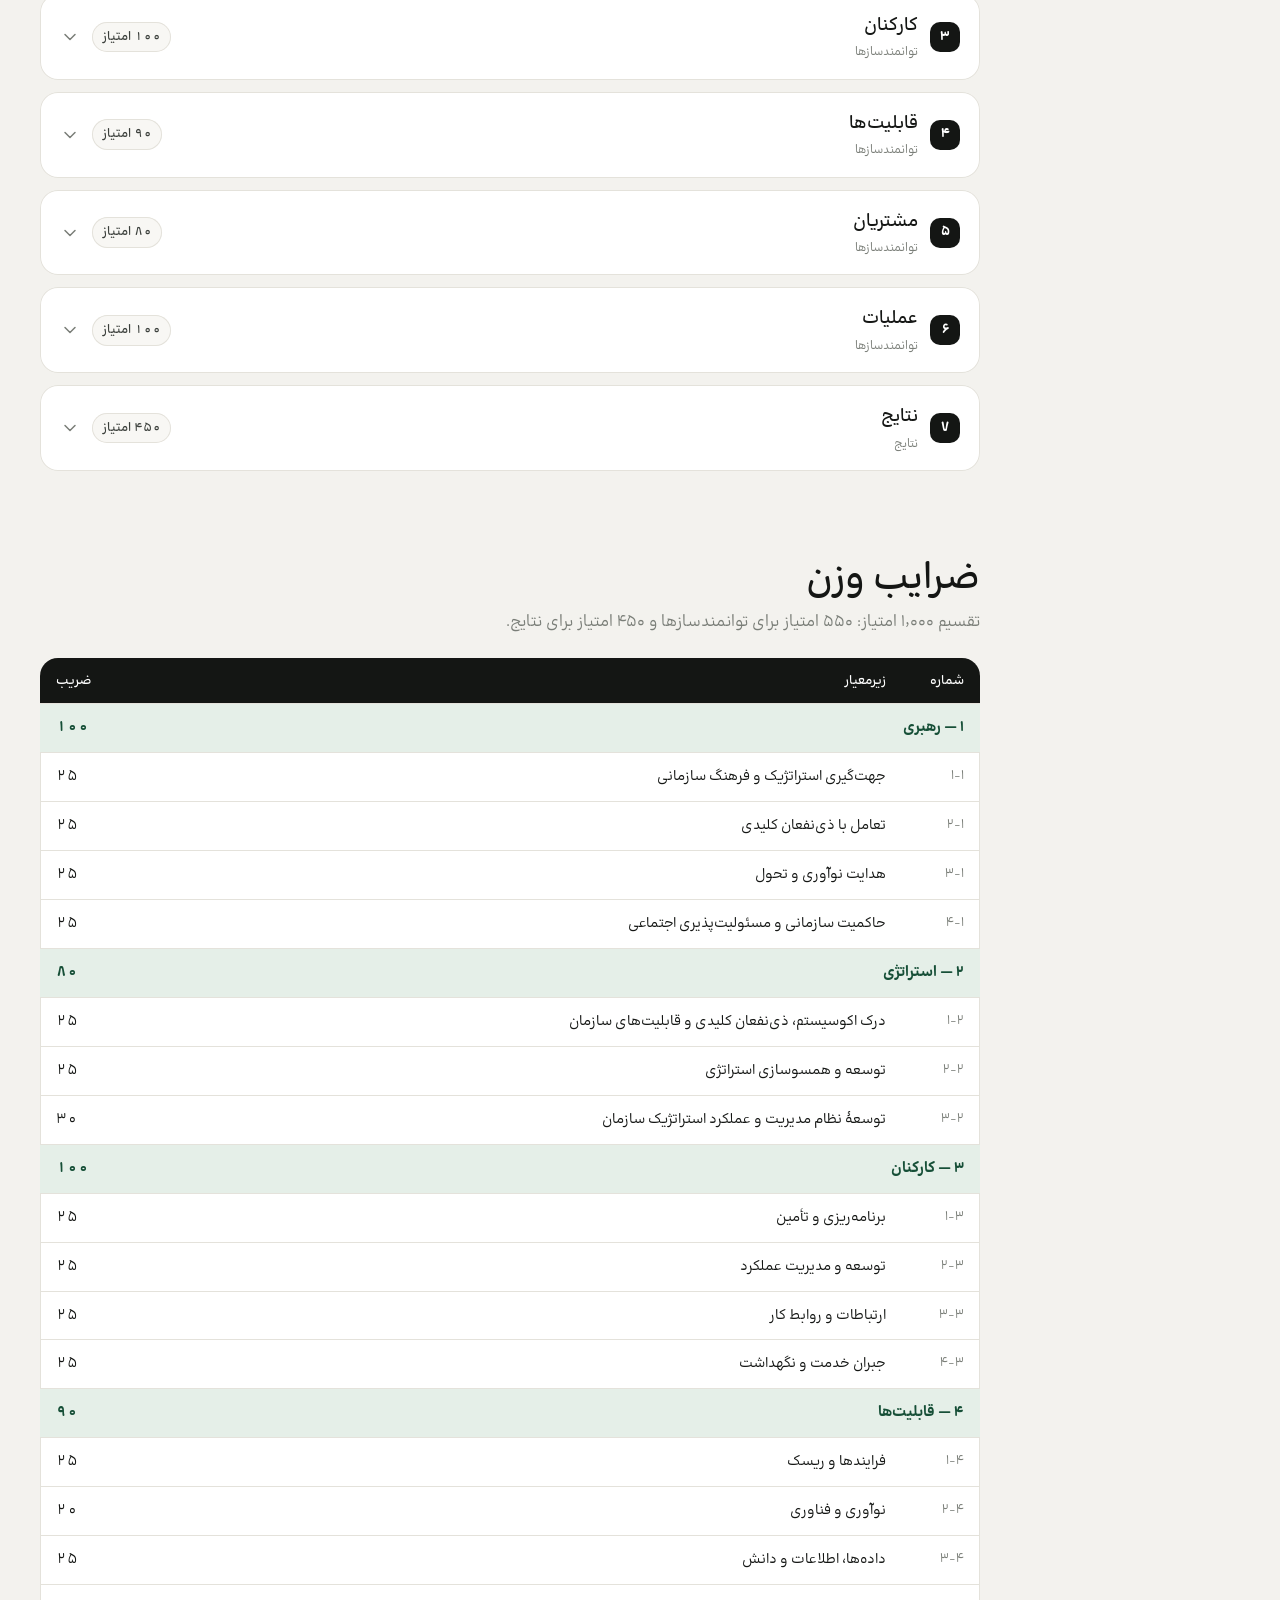
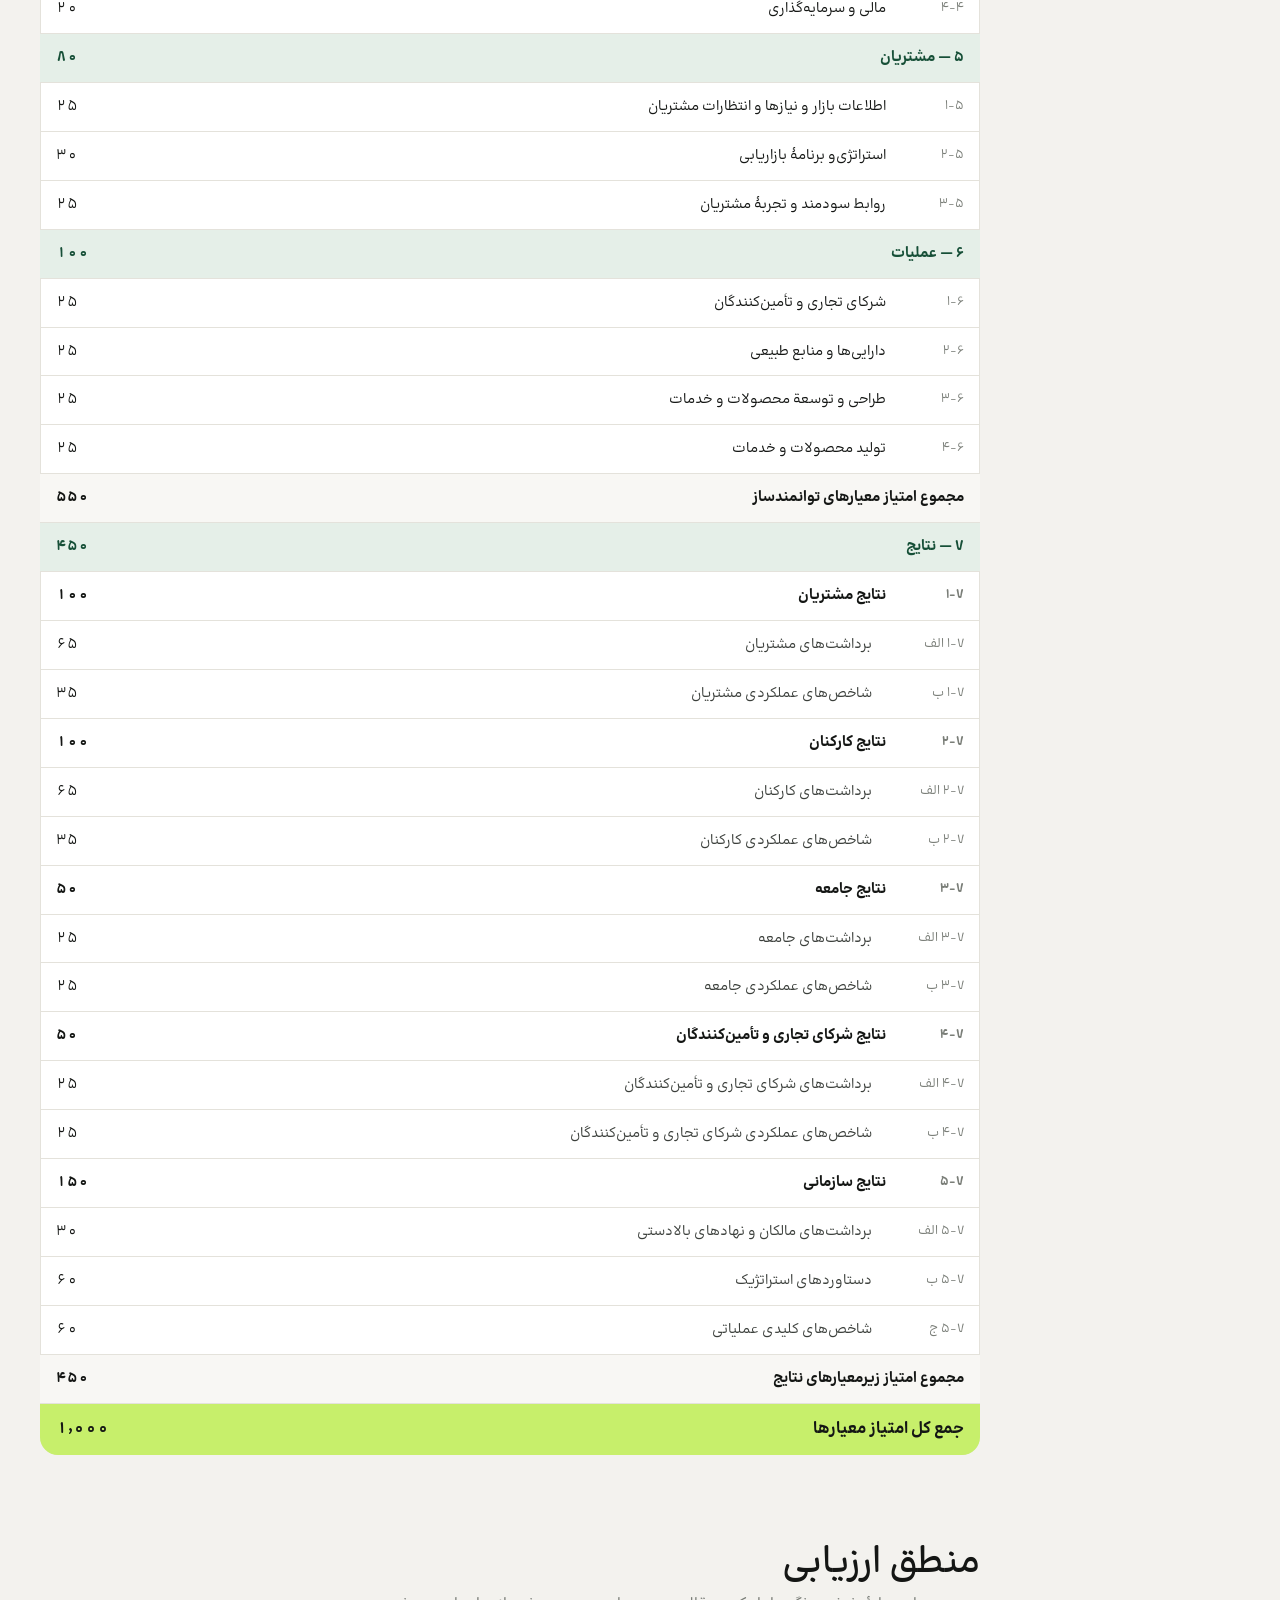
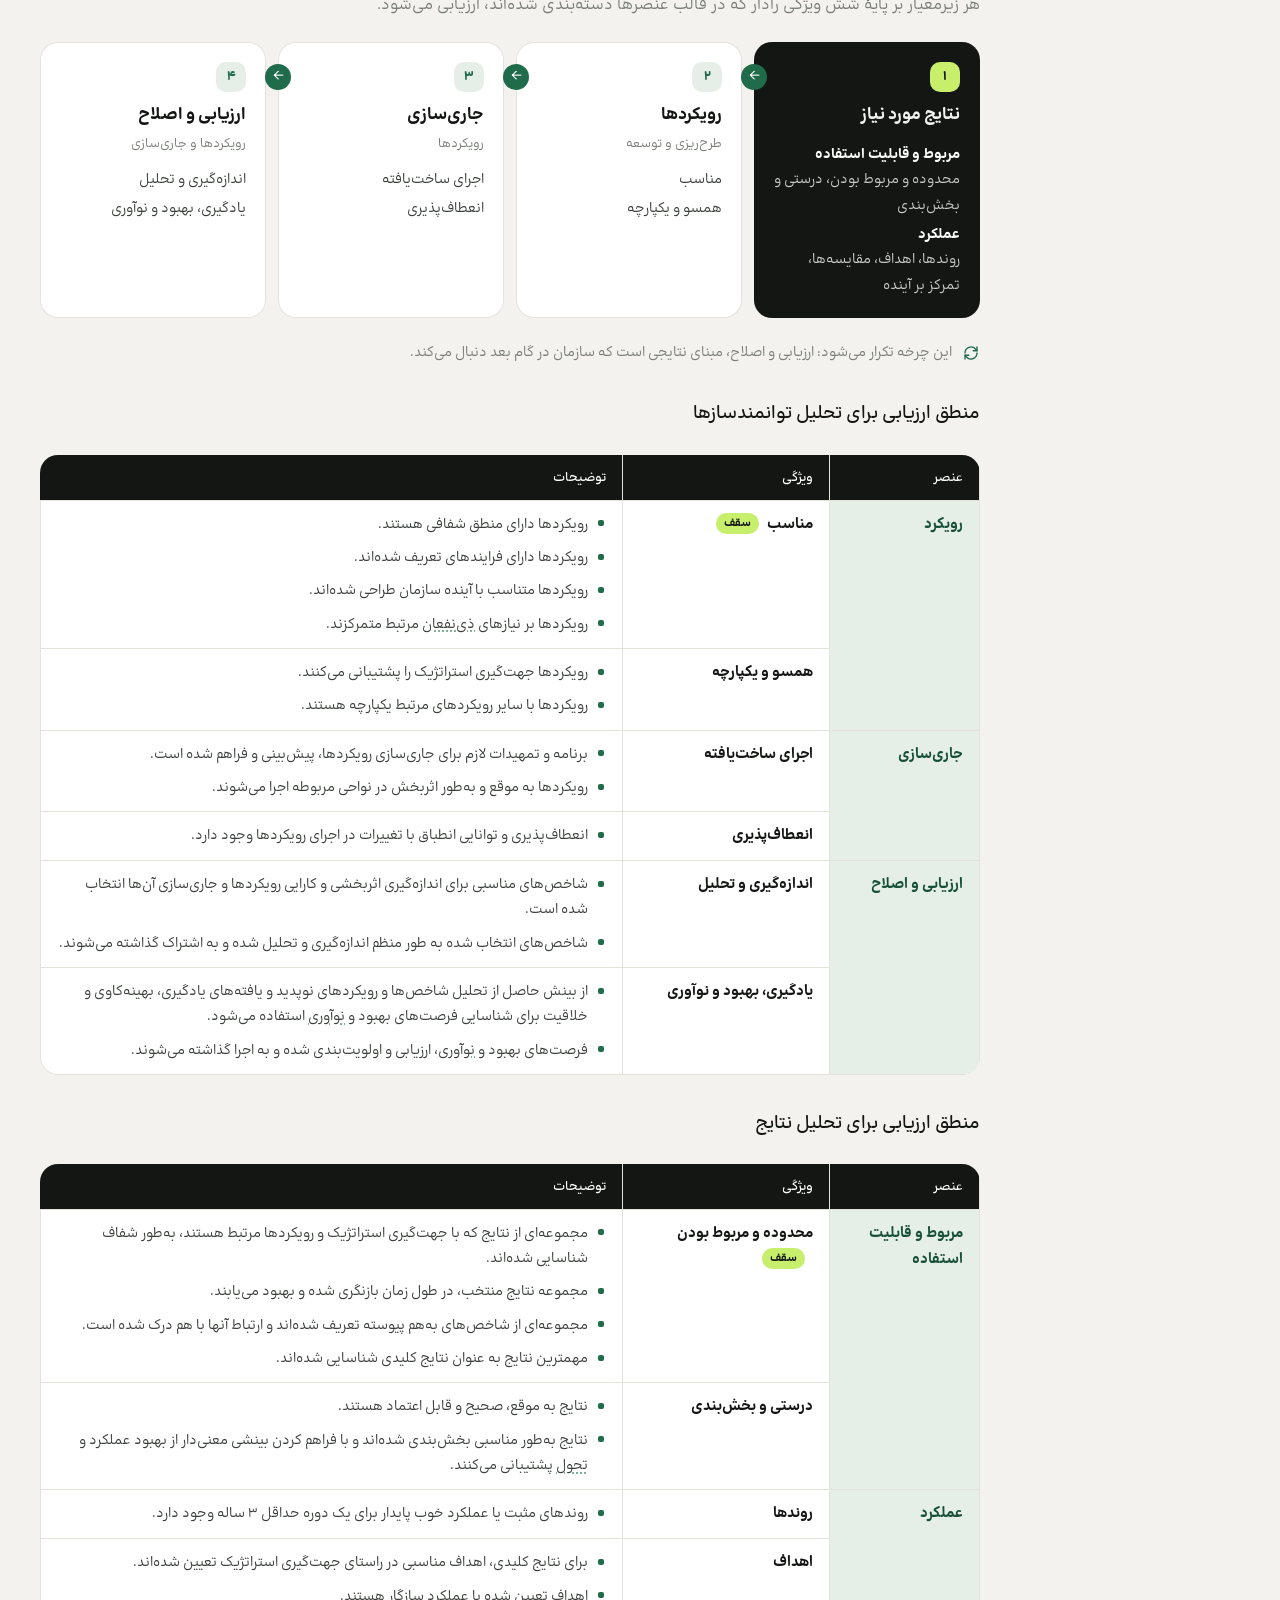
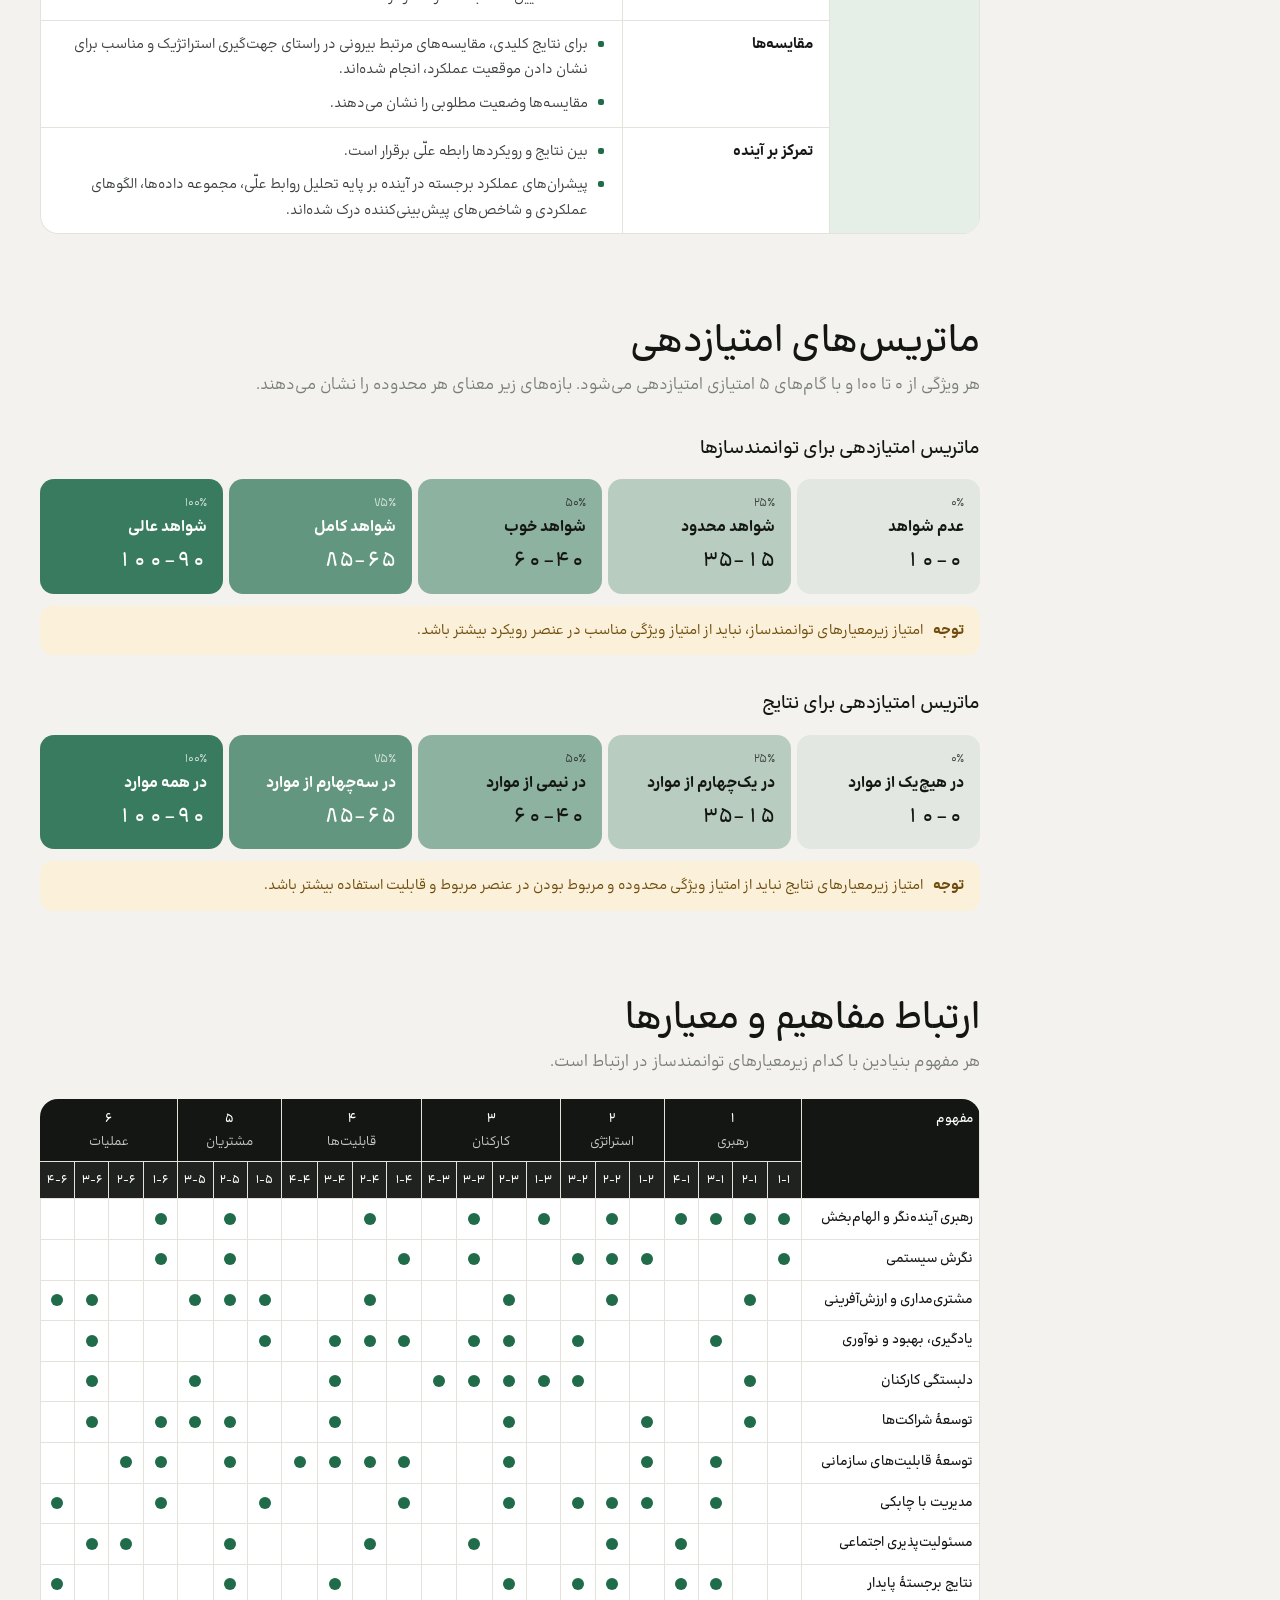
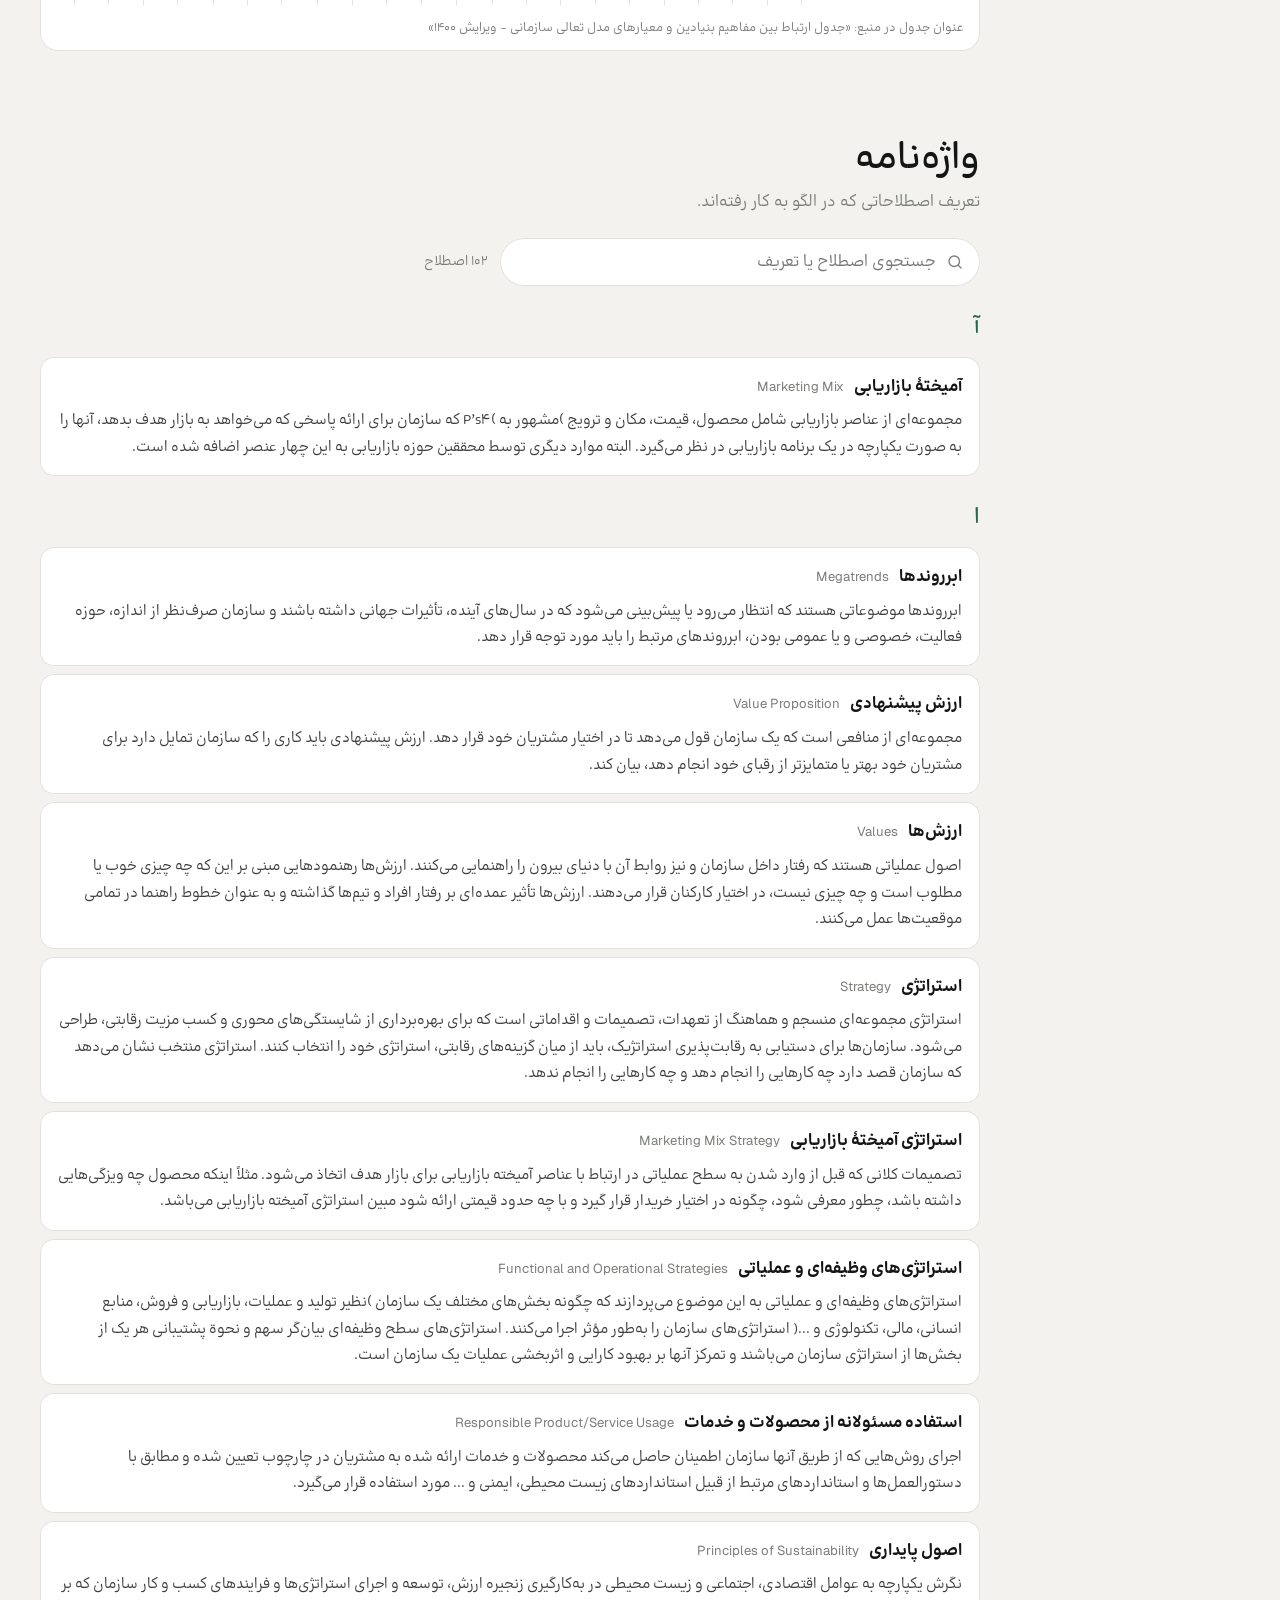
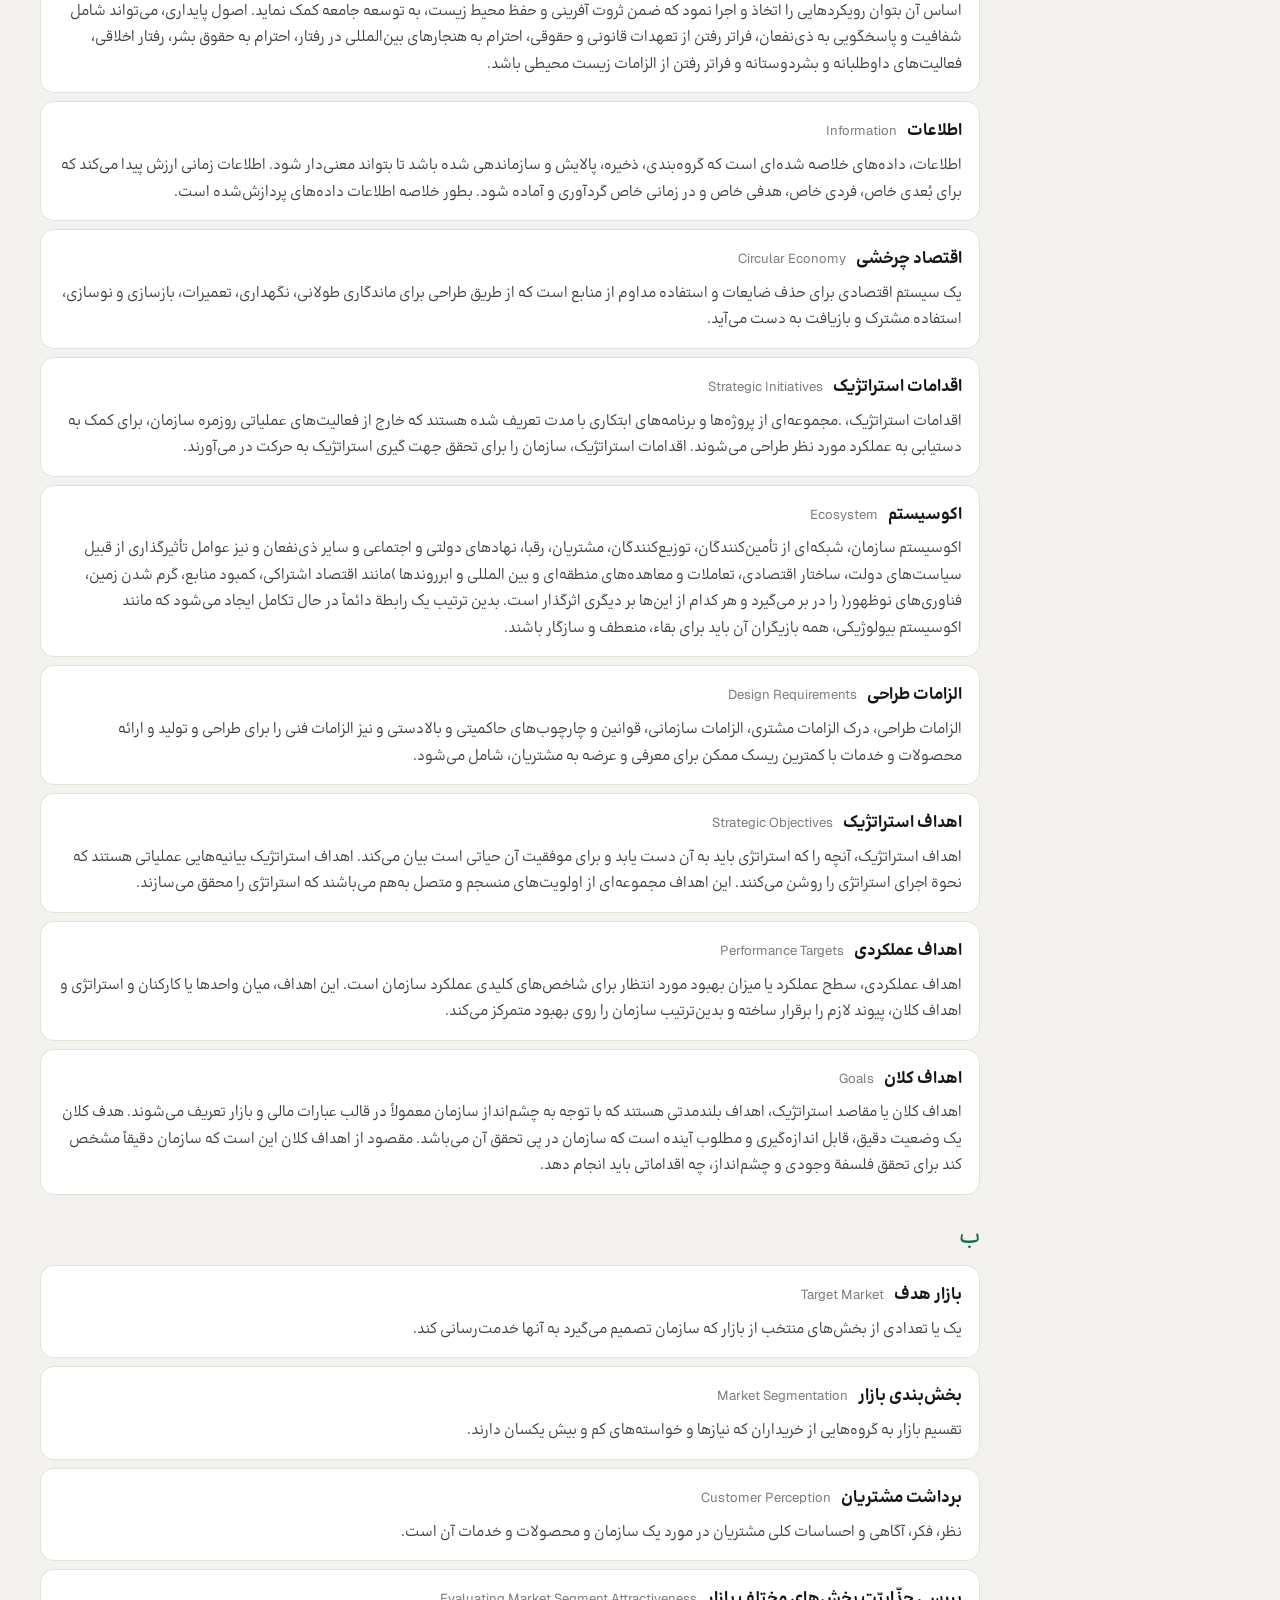
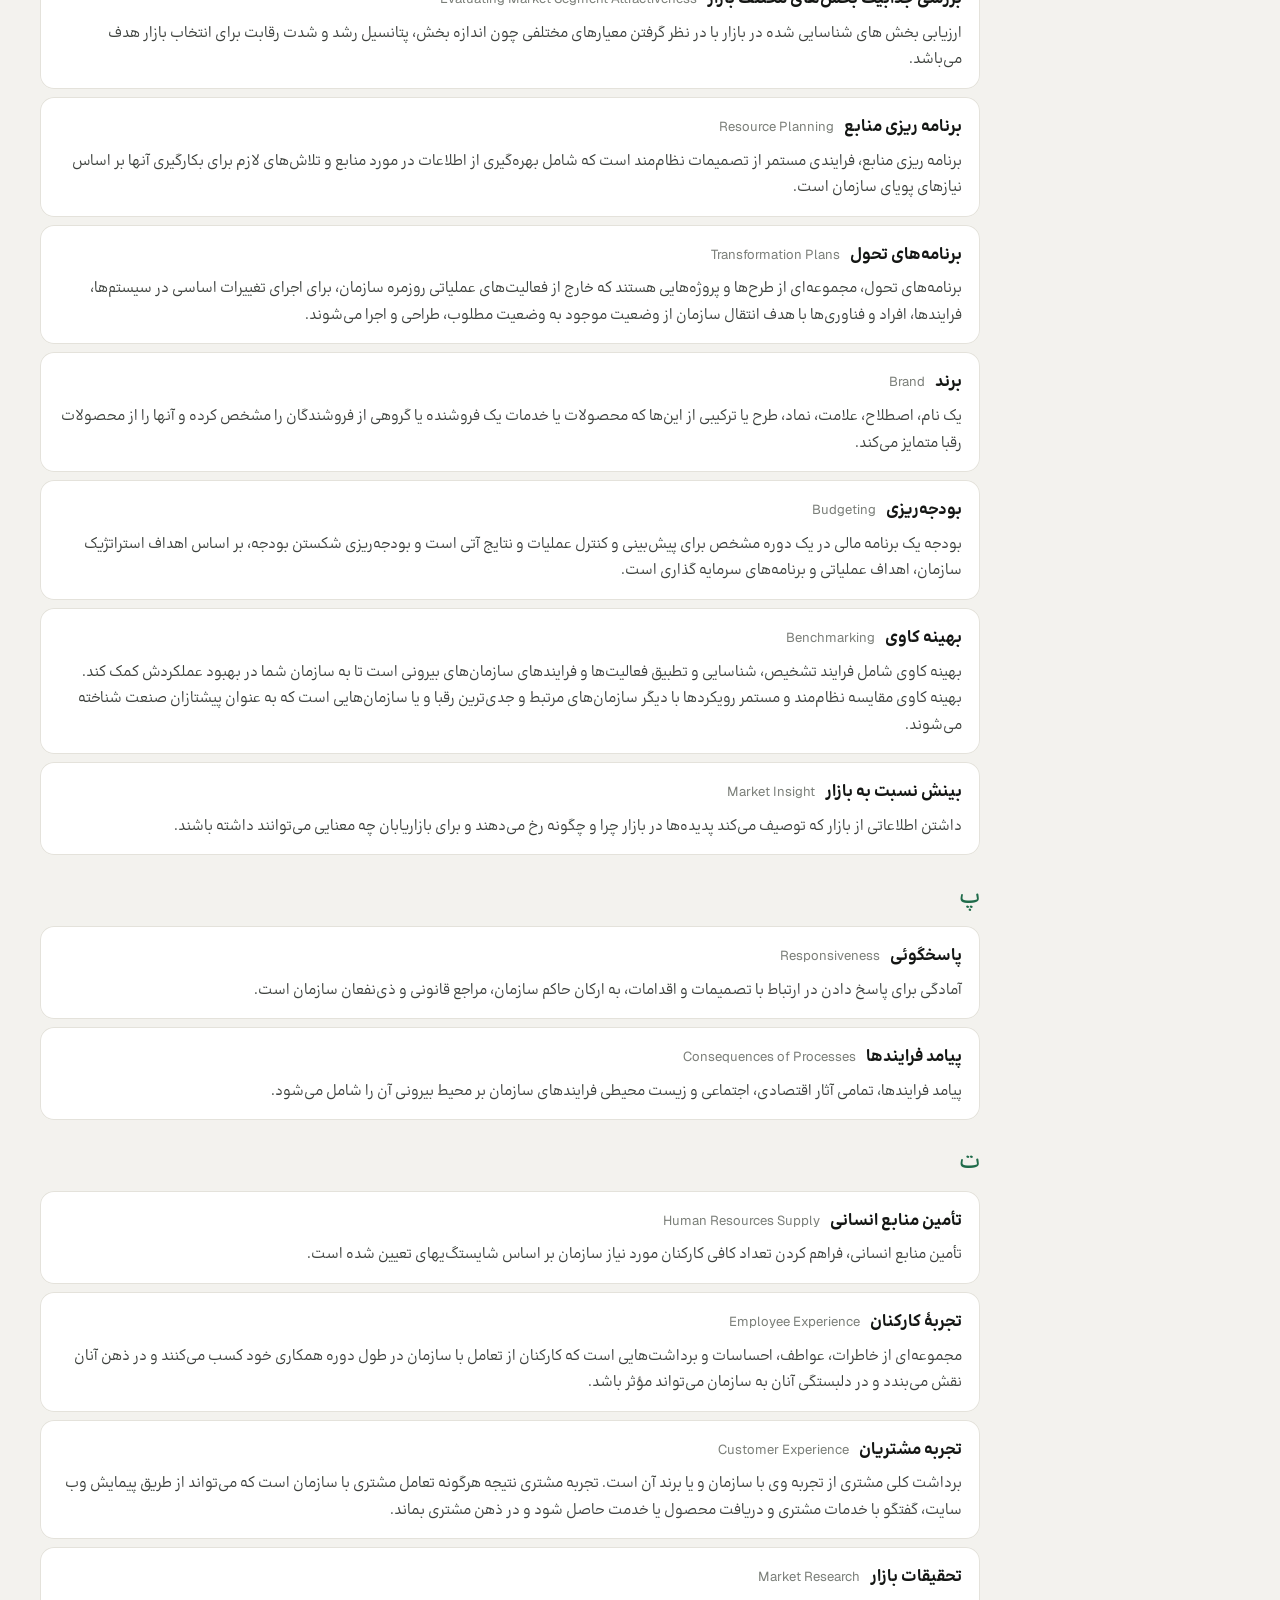
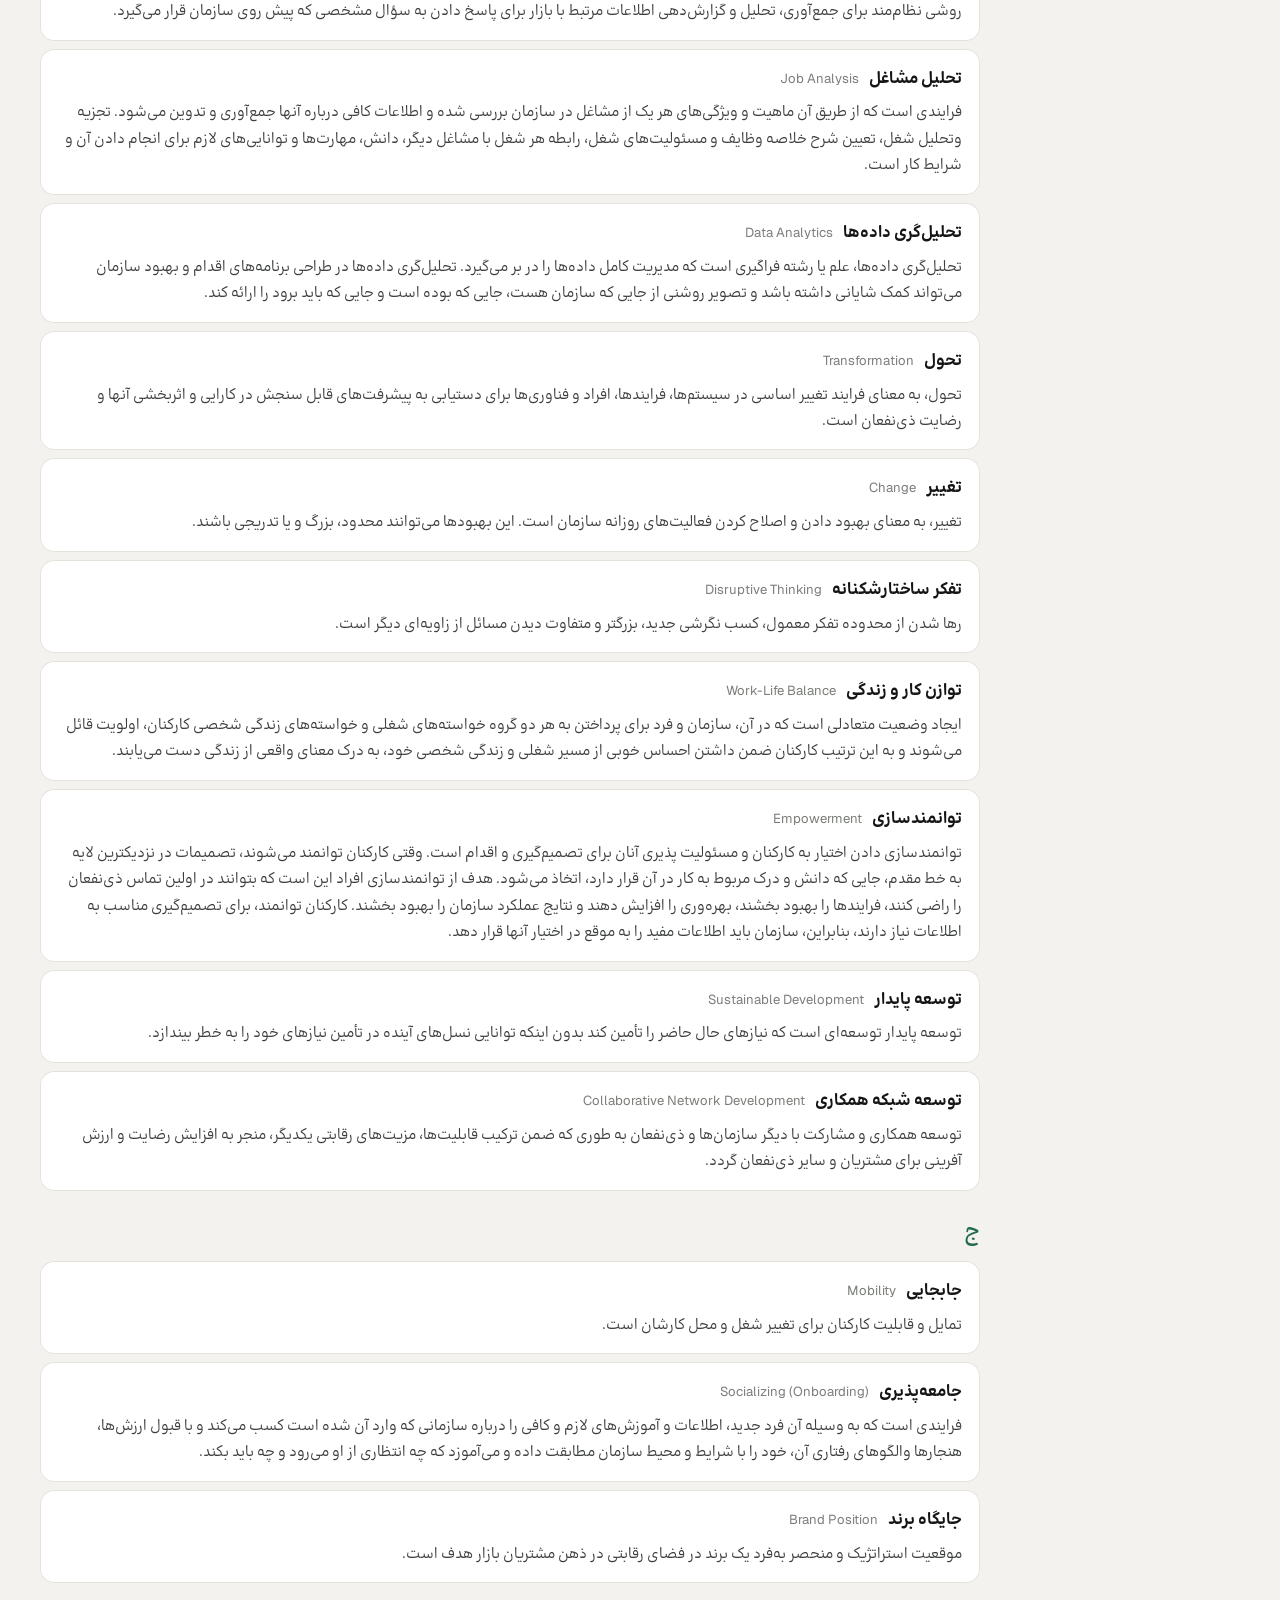
<file: fa/model.html>
<!doctype html>
<html lang="fa" dir="rtl">
<head>
  <meta charset="utf-8">
  <meta name="viewport" content="width=device-width, initial-scale=1">
  <title>الگوی تعالی ۱۴۰۴ — سرآمدان</title>
  <meta name="description" content="الگوی تعالی سازمانی ویرایش ۱۴۰۴ به‌طور کامل: مفاهیم بنیادین، معیارها، رهنمودها، ضرایب وزن، منطق ارزیابی رادار، ماتریس‌های امتیازدهی و واژه‌نامه.">
  <link rel="preconnect" href="https://fonts.googleapis.com">
  <link rel="preconnect" href="https://fonts.gstatic.com" crossorigin>
  <link href="https://fonts.googleapis.com/css2?family=Geist:wght@300..700&display=swap" rel="stylesheet">
  <link rel="stylesheet" href="../css/style.css">
  <link rel="stylesheet" href="../css/fa.css">
  <link rel="stylesheet" href="../css/model.css">
</head>
<body class="mp-page">
  <header class="site-header">
    <div class="container header__row">
      <a class="logo" href="index.html" aria-label="صفحهٔ اصلی سرآمدان">
        <svg class="logo__mark" viewBox="0 0 32 32" aria-hidden="true"><circle cx="16" cy="16" r="13" fill="none" stroke="currentColor" stroke-width="3" stroke-dasharray="61 82" stroke-linecap="round" transform="rotate(135 16 16)"/><circle cx="16" cy="16" r="4.5" fill="var(--lime)"/></svg>
        سرآمدان
      </a>
      <nav class="mp-nav" aria-label="منوی اصلی">
        <a href="assessment.html">ارزیابی</a>
        <a href="report.html">گزارش</a>
        <a href="model.html" aria-current="page">الگو</a>
        <a href="calculator.html">محاسبه‌گر</a>
      </nav>
      <div class="header__cta">
        <a class="lang" href="../model.html" lang="en" hreflang="en">EN</a>
      </div>
    </div>
  </header>

  <main id="mp-root">
    <noscript><p class="container mp-noscript">برای دیدن الگو، جاوااسکریپت را روشن کنید.</p></noscript>
  </main>

  <footer class="site-footer">
    <div class="container footer__fine">
      <p>© ۱۴۰۵ سرآمدان</p>
      <p>محتوای الگو: الگوی تعالی سازمانی ویرایش ۱۴۰۴، سازمان مدیریت صنعتی. سرآمدان ابزاری مستقل است.</p>
    </div>
  </footer>

  <script src="../js/models/imi-1404.js"></script>
  <script src="../js/i18n.js"></script>
  <script src="../js/engine.js"></script>
  <script src="../js/glossary-tip.js"></script>
  <script src="../js/model-page.js"></script>
</body>
</html>
</file>
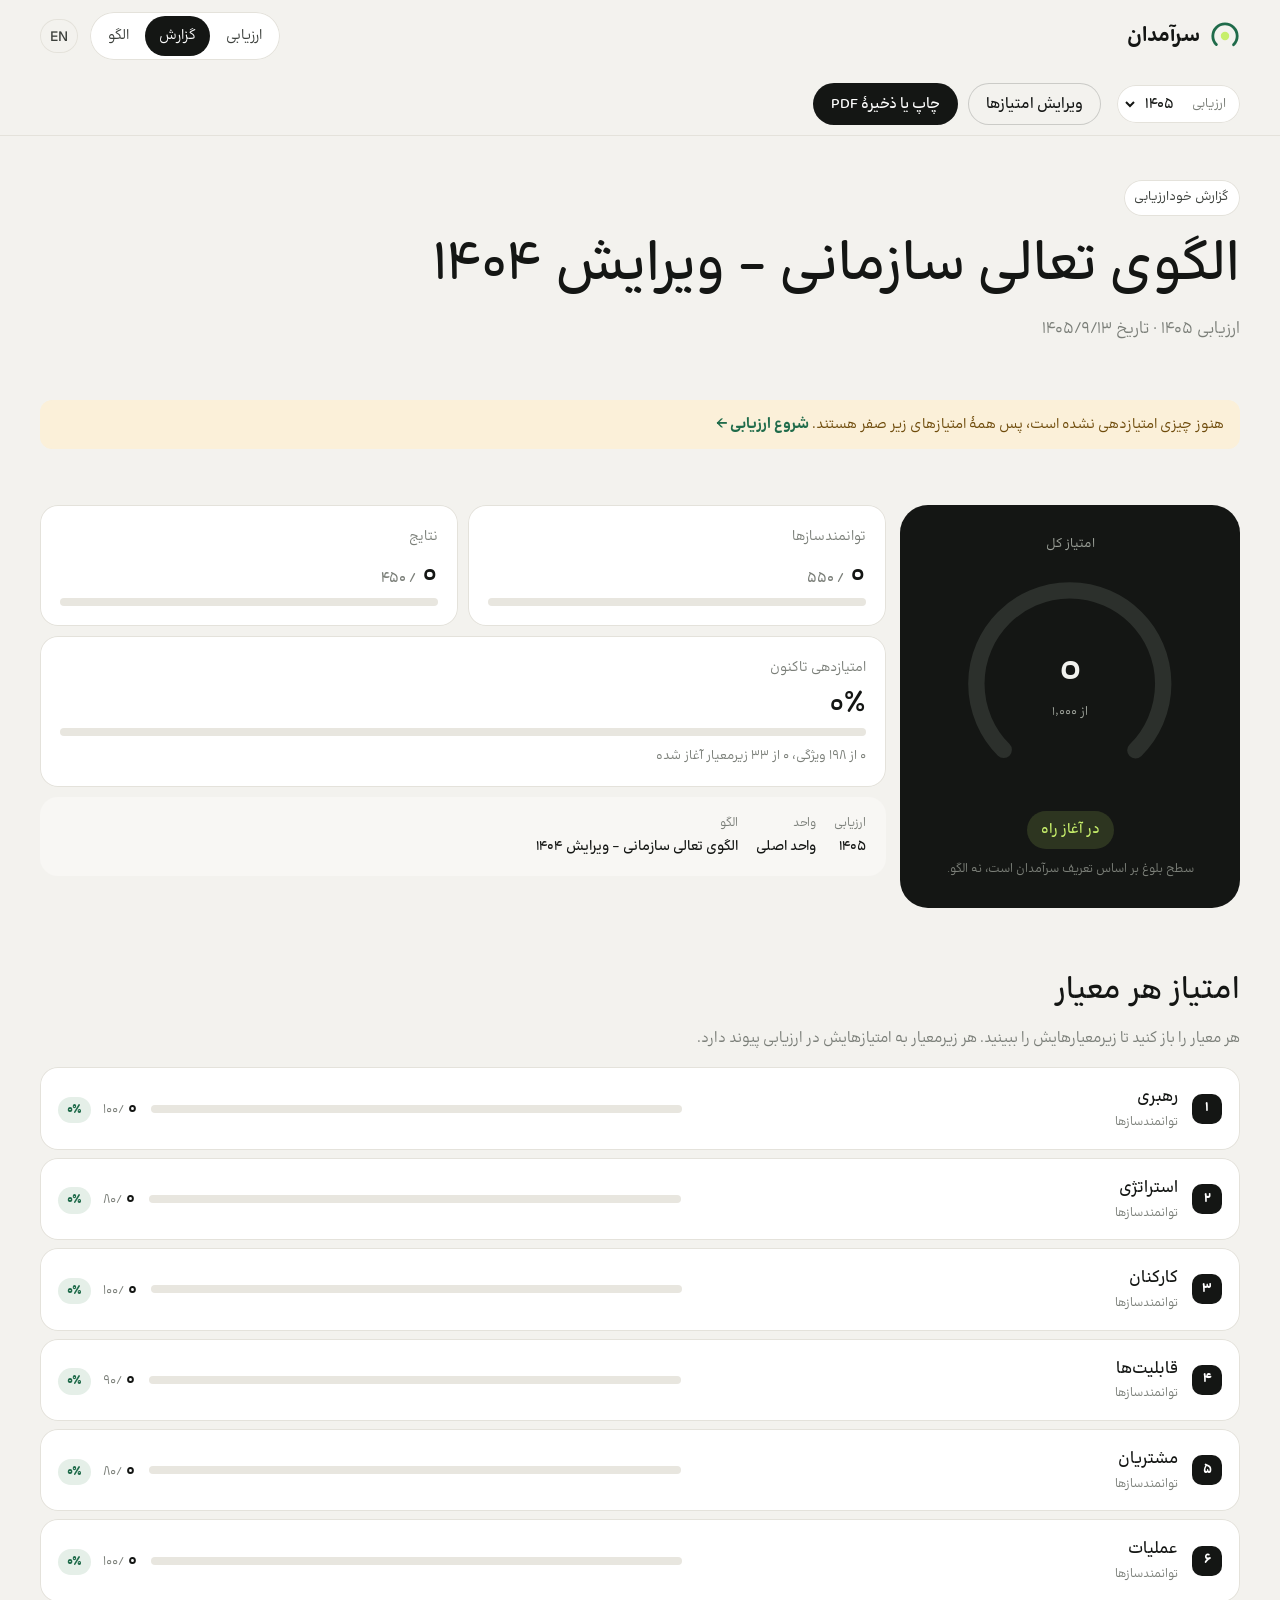
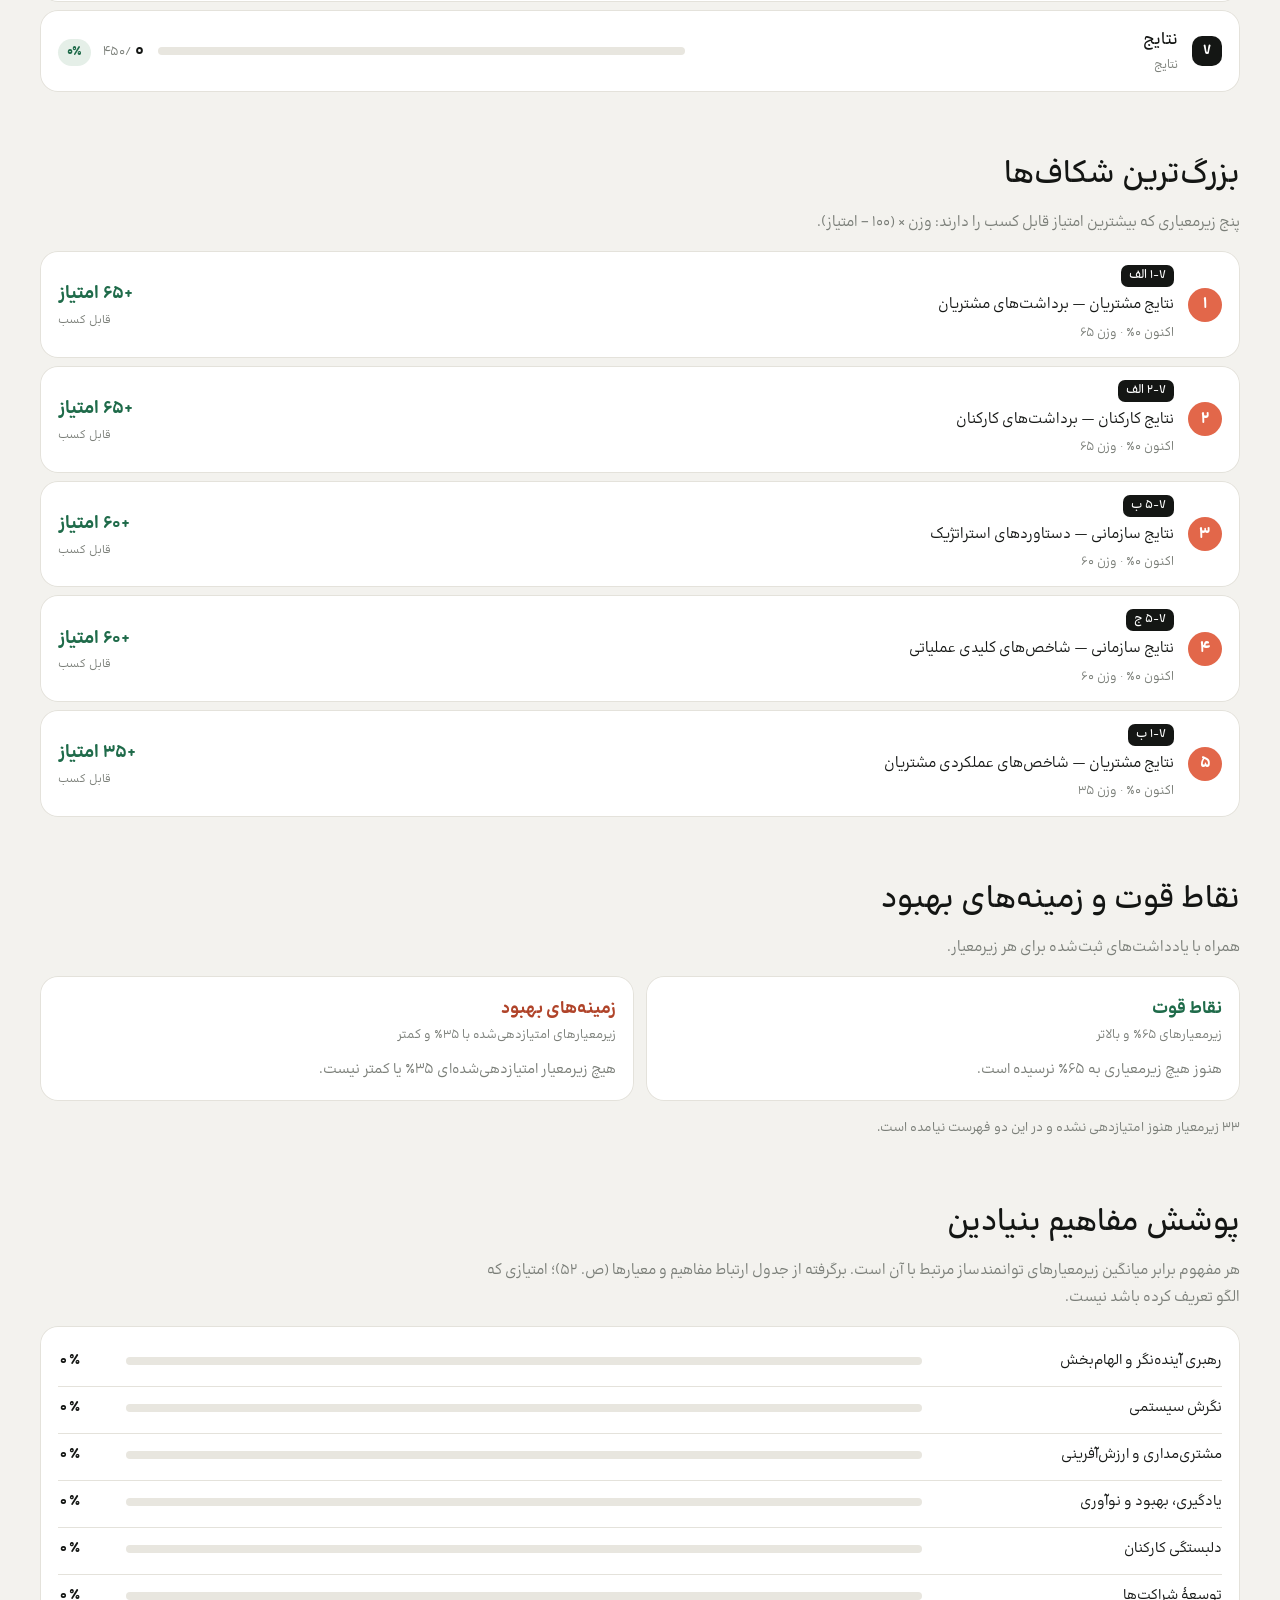
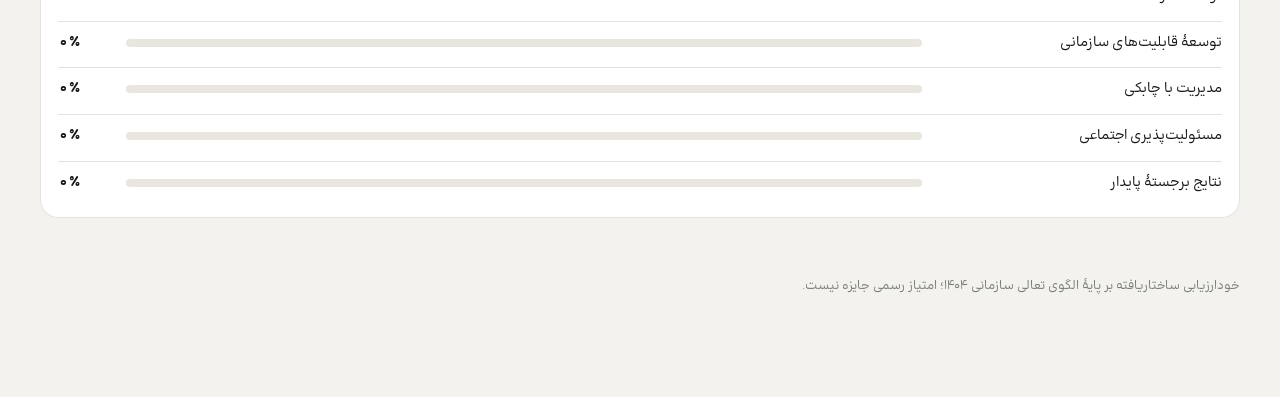
<file: fa/report.html>
<!doctype html>
<html lang="fa" dir="rtl">
<head>
  <meta charset="utf-8">
  <meta name="viewport" content="width=device-width, initial-scale=1">
  <title>گزارش ارزیابی — سرآمدان</title>
  <meta name="description" content="خودارزیابی شما بر پایهٔ الگوی تعالی سازمانی ۱۴۰۴: امتیاز کل، معیارها، بزرگ‌ترین شکاف‌ها، پوشش مفاهیم، نقاط قوت و زمینه‌های بهبود.">
  <link rel="preconnect" href="https://fonts.googleapis.com">
  <link rel="preconnect" href="https://fonts.gstatic.com" crossorigin>
  <link href="https://fonts.googleapis.com/css2?family=Geist:wght@300..700&display=swap" rel="stylesheet">
  <link rel="stylesheet" href="../css/style.css">
  <link rel="stylesheet" href="../css/fa.css">
  <link rel="stylesheet" href="../css/assessment.css">
  <link rel="stylesheet" href="../css/report.css">
</head>
<body class="as-page rp-page">
  <header class="site-header">
    <div class="container header__row">
      <a class="logo" href="index.html" aria-label="صفحهٔ اصلی سرآمدان">
        <svg class="logo__mark" viewBox="0 0 32 32" aria-hidden="true"><circle cx="16" cy="16" r="13" fill="none" stroke="currentColor" stroke-width="3" stroke-dasharray="61 82" stroke-linecap="round" transform="rotate(135 16 16)"/><circle cx="16" cy="16" r="4.5" fill="var(--lime)"/></svg>
        سرآمدان
      </a>
      <nav class="as-topnav" aria-label="منوی اصلی">
        <a href="assessment.html">ارزیابی</a>
        <a href="report.html" aria-current="page">گزارش</a>
        <a href="model.html">الگو</a>
      </nav>
      <div class="header__cta">
        <a class="lang" href="../report.html" lang="en" hreflang="en">EN</a>
      </div>
    </div>
  </header>

  <main id="rp-root">
    <noscript><p class="container as-noscript">برای دیدن گزارش، جاوااسکریپت را روشن کنید.</p></noscript>
  </main>

  <script src="../js/models/imi-1404.js"></script>
  <script src="../js/i18n.js"></script>
  <script src="../js/engine.js"></script>
  <script src="../js/store.js"></script>
  <script src="../js/report.js"></script>
</body>
</html>
</file>
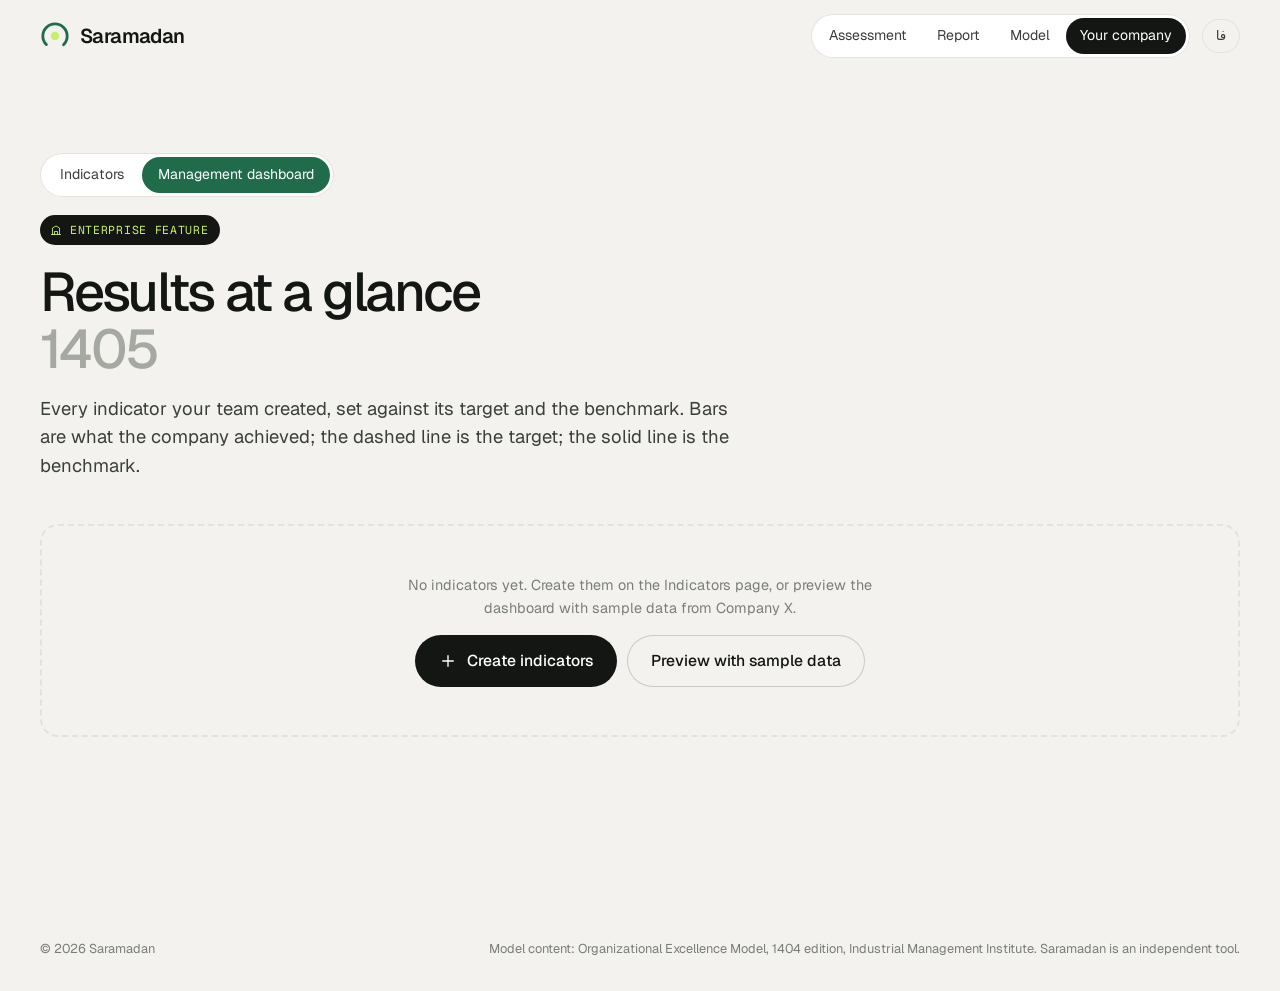
<file: yourcompany/dashboard.html>
<!doctype html>
<html lang="en">
<head>
  <meta charset="utf-8">
  <meta name="viewport" content="width=device-width, initial-scale=1">
  <title>Management dashboard — Saramadan</title>
  <meta name="description" content="Enterprise feature: your organization's indicators at a glance, each one charted against its target and a benchmark.">
  <link rel="preconnect" href="https://fonts.googleapis.com">
  <link rel="preconnect" href="https://fonts.gstatic.com" crossorigin>
  <link href="https://fonts.googleapis.com/css2?family=Geist:wght@300..700&family=Geist+Mono:wght@400;500&display=swap" rel="stylesheet">
  <link rel="stylesheet" href="../css/style.css">
  <link rel="stylesheet" href="../css/model.css">
  <link rel="stylesheet" href="../css/yourcompany.css">
  <link rel="stylesheet" href="../css/dashboard.css">
</head>
<body class="mp-page yc-page db-page">
  <header class="site-header">
    <div class="container header__row">
      <a class="logo" href="../index.html" aria-label="Saramadan home">
        <svg class="logo__mark" viewBox="0 0 32 32" aria-hidden="true"><circle cx="16" cy="16" r="13" fill="none" stroke="currentColor" stroke-width="3" stroke-dasharray="61 82" stroke-linecap="round" transform="rotate(135 16 16)"/><circle cx="16" cy="16" r="4.5" fill="var(--lime)"/></svg>
        Saramadan
      </a>
      <nav class="mp-nav" aria-label="Main">
        <a href="../assessment.html">Assessment</a>
        <a href="../report.html">Report</a>
        <a href="../model.html">Model</a>
        <a href="index.html" aria-current="page">Your company</a>
      </nav>
      <div class="header__cta">
        <a class="lang" href="../fa/yourcompany/dashboard.html" lang="fa" hreflang="fa">فا</a>
      </div>
    </div>
  </header>

  <main id="db-root">
    <noscript><p class="container mp-noscript">Please turn on JavaScript to see the dashboard.</p></noscript>
  </main>

  <footer class="site-footer">
    <div class="container footer__fine">
      <p>© 2026 Saramadan</p>
      <p>Model content: Organizational Excellence Model, 1404 edition, Industrial Management Institute. Saramadan is an independent tool.</p>
    </div>
  </footer>

  <script src="../js/models/imi-1404.js"></script>
  <script src="../js/i18n.js"></script>
  <script src="../js/engine.js"></script>
  <script src="../js/store.js"></script>
  <script src="../js/formula.js"></script>
  <script src="../js/indicators.js"></script>
  <script src="../js/dashboard.js"></script>
</body>
</html>
</file>
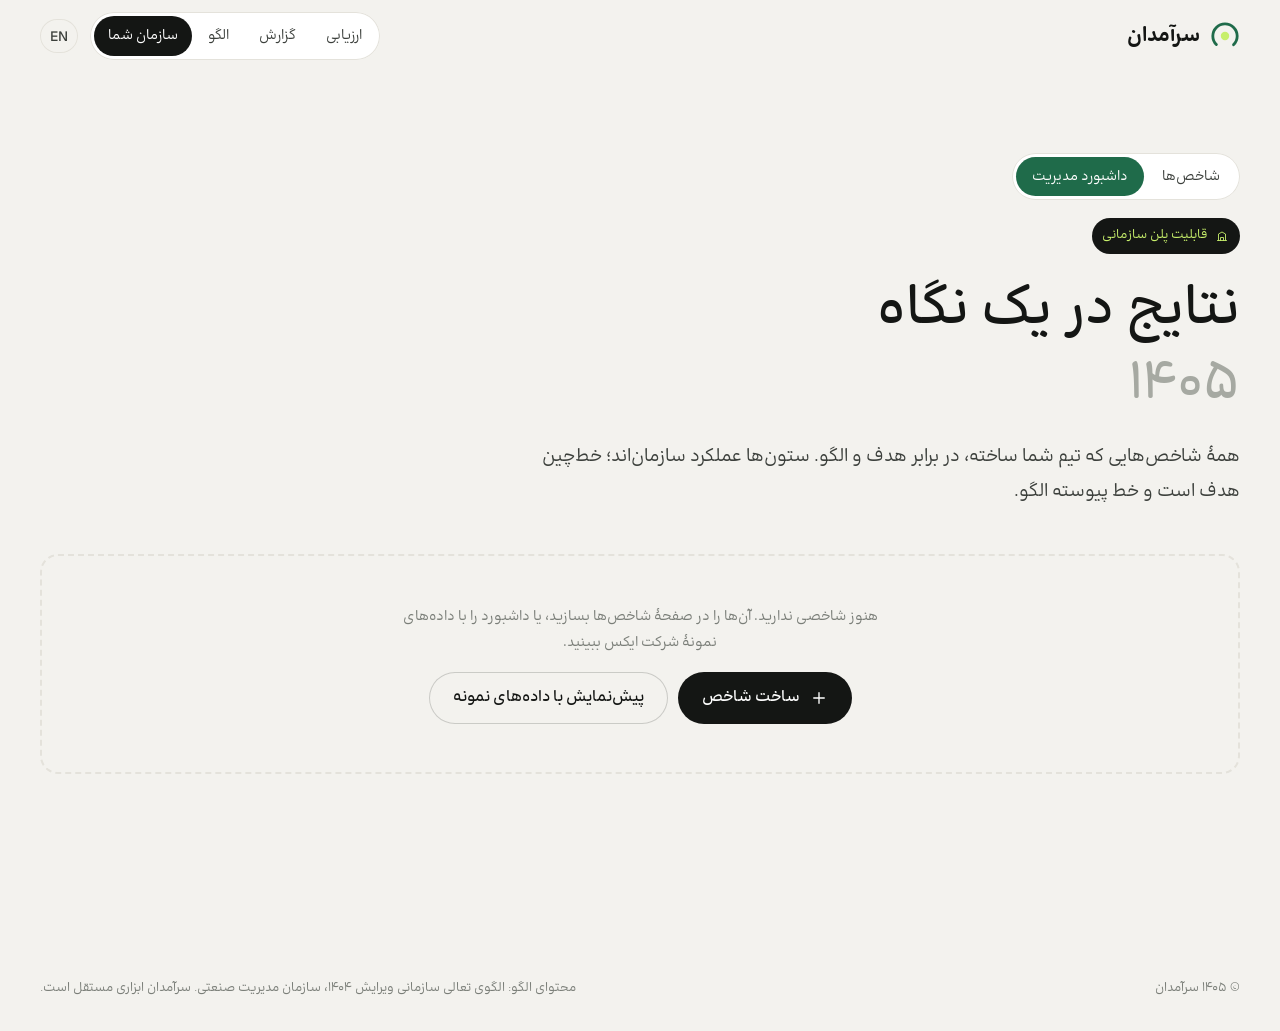
<file: fa/yourcompany/dashboard.html>
<!doctype html>
<html lang="fa" dir="rtl">
<head>
  <meta charset="utf-8">
  <meta name="viewport" content="width=device-width, initial-scale=1">
  <title>داشبورد مدیریت — سرآمدان</title>
  <meta name="description" content="قابلیت سازمانی: شاخص‌های سازمان شما در یک نگاه، هر کدام در برابر هدف و الگوی مقایسه.">
  <link rel="preconnect" href="https://fonts.googleapis.com">
  <link rel="preconnect" href="https://fonts.gstatic.com" crossorigin>
  <link href="https://fonts.googleapis.com/css2?family=Geist:wght@300..700&family=Geist+Mono:wght@400;500&display=swap" rel="stylesheet">
  <link rel="stylesheet" href="../../css/style.css">
  <link rel="stylesheet" href="../../css/fa.css">
  <link rel="stylesheet" href="../../css/model.css">
  <link rel="stylesheet" href="../../css/yourcompany.css">
  <link rel="stylesheet" href="../../css/dashboard.css">
</head>
<body class="mp-page yc-page db-page">
  <header class="site-header">
    <div class="container header__row">
      <a class="logo" href="../index.html" aria-label="صفحهٔ اصلی سرآمدان">
        <svg class="logo__mark" viewBox="0 0 32 32" aria-hidden="true"><circle cx="16" cy="16" r="13" fill="none" stroke="currentColor" stroke-width="3" stroke-dasharray="61 82" stroke-linecap="round" transform="rotate(135 16 16)"/><circle cx="16" cy="16" r="4.5" fill="var(--lime)"/></svg>
        سرآمدان
      </a>
      <nav class="mp-nav" aria-label="منوی اصلی">
        <a href="../assessment.html">ارزیابی</a>
        <a href="../report.html">گزارش</a>
        <a href="../model.html">الگو</a>
        <a href="index.html" aria-current="page">سازمان شما</a>
      </nav>
      <div class="header__cta">
        <a class="lang" href="../../yourcompany/dashboard.html" lang="en" hreflang="en">EN</a>
      </div>
    </div>
  </header>

  <main id="db-root">
    <noscript><p class="container mp-noscript">برای دیدن داشبورد، جاوااسکریپت را روشن کنید.</p></noscript>
  </main>

  <footer class="site-footer">
    <div class="container footer__fine">
      <p>© ۱۴۰۵ سرآمدان</p>
      <p>محتوای الگو: الگوی تعالی سازمانی ویرایش ۱۴۰۴، سازمان مدیریت صنعتی. سرآمدان ابزاری مستقل است.</p>
    </div>
  </footer>

  <script src="../../js/models/imi-1404.js"></script>
  <script src="../../js/i18n.js"></script>
  <script src="../../js/engine.js"></script>
  <script src="../../js/store.js"></script>
  <script src="../../js/formula.js"></script>
  <script src="../../js/indicators.js"></script>
  <script src="../../js/dashboard.js"></script>
</body>
</html>
</file>
<file: css/style.css>
/* ==========================================================
   Saramadan — EFQM self-assessment SaaS landing
   Warm off-white base, deep green + lime accent, rounded cards.
   ========================================================== */

:root {
  --bg: #f3f2ee;
  --surface: #ffffff;
  --surface-2: #f8f7f4;
  --ink: #141614;
  --ink-2: #3b3f3b;
  --muted: #7a7e78;
  --soft: #a6a9a2;
  --line: #e4e2db;
  --green: #1f6b4a;
  --green-2: #164f37;
  --green-soft: #e5efe8;
  --lime: #c7ef6b;
  --dark: #141614;
  --dark-2: #1f221f;
  --coral: #e2674a;

  --radius: 28px;
  --radius-sm: 18px;
  --font: "Geist", ui-sans-serif, system-ui, -apple-system, "Segoe UI", sans-serif;
  --mono: "Geist Mono", ui-monospace, "SFMono-Regular", Menlo, monospace;
  --ease: cubic-bezier(.22, 1, .36, 1);
}

*, *::before, *::after { box-sizing: border-box; }
html { scroll-behavior: smooth; -webkit-text-size-adjust: 100%; }
body {
  margin: 0;
  background: var(--bg);
  color: var(--ink);
  font-family: var(--font);
  font-size: 16px;
  line-height: 1.55;
  -webkit-font-smoothing: antialiased;
  overflow-x: hidden;
}
img, svg { display: block; }
a { color: inherit; text-decoration: none; }
h1, h2, h3, p { margin: 0; }
ul, ol { margin: 0; padding: 0; list-style: none; }

.container { width: min(1200px, 100% - 32px); margin-inline: auto; }
.visually-hidden { position: absolute; width: 1px; height: 1px; overflow: hidden; clip: rect(0 0 0 0); white-space: nowrap; }

.i { width: 18px; height: 18px; flex: none; fill: none; stroke: currentColor; stroke-width: 1.8; stroke-linecap: round; stroke-linejoin: round; }

/* ---------- Type ---------- */
.h1 {
  font-size: clamp(2.6rem, 7.4vw, 5.4rem);
  font-weight: 500;
  line-height: 1.02;
  letter-spacing: -0.045em;
}
.h2 {
  font-size: clamp(2rem, 5vw, 3.4rem);
  font-weight: 500;
  line-height: 1.05;
  letter-spacing: -0.04em;
}
.soft { color: var(--soft); }
.lime { color: var(--lime); }
.lead { max-width: 36rem; font-size: clamp(1rem, 1.6vw, 1.15rem); color: var(--ink-2); }
.muted { color: var(--muted); }

.eyebrow {
  display: inline-flex; align-items: center; gap: 8px;
  padding: 6px 12px 6px 10px;
  border-radius: 999px;
  background: var(--surface);
  box-shadow: inset 0 0 0 1px var(--line);
  font-family: var(--mono);
  font-size: 0.72rem;
  letter-spacing: 0.06em;
  text-transform: uppercase;
  color: var(--ink-2);
}
.eyebrow .i { width: 12px; height: 12px; color: var(--green); }
.eyebrow--dark { background: rgb(255 255 255 / .06); box-shadow: inset 0 0 0 1px rgb(255 255 255 / .12); color: #d9dcd6; }

/* ---------- Buttons ---------- */
.btn {
  display: inline-flex; align-items: center; justify-content: center; gap: 10px;
  min-height: 52px;
  padding: 0 24px;
  border: 0;
  border-radius: 999px;
  font: 500 0.98rem/1 var(--font);
  cursor: pointer;
  transition: transform .2s var(--ease), background-color .2s ease, box-shadow .2s ease, color .2s ease;
}
.btn:hover { transform: translateY(-2px); }
.btn:active { transform: translateY(0) scale(.98); }
.btn .i { transition: transform .25s var(--ease); }
.btn:hover .i { transform: translateX(3px); }
.btn--sm { min-height: 42px; padding: 0 18px; font-size: 0.92rem; }
.btn--dark { background: var(--ink); color: #fff; }
.btn--green { background: var(--green); color: #fff; box-shadow: 0 12px 28px -12px rgb(31 107 74 / .7); }
.btn--green:hover { background: var(--green-2); }
.btn--lime { background: var(--lime); color: var(--ink); }
.btn--lime:hover { background: #d6f68a; }
.btn--ghost { background: transparent; color: var(--ink); box-shadow: inset 0 0 0 1px rgb(20 22 20 / .18); }
.btn--ghost:hover { box-shadow: inset 0 0 0 1px var(--ink); }
:focus-visible { outline: 2px solid var(--green); outline-offset: 3px; }

/* ---------- Header ---------- */
.site-header {
  position: sticky; top: 0; z-index: 50;
  background: rgb(243 242 238 / .82);
  backdrop-filter: saturate(1.4) blur(14px);
  -webkit-backdrop-filter: saturate(1.4) blur(14px);
  border-bottom: 1px solid transparent;
  transition: border-color .3s ease;
}
.site-header.is-scrolled { border-color: var(--line); }
.header__row { display: flex; align-items: center; justify-content: space-between; gap: 24px; height: 72px; }
.logo { display: inline-flex; align-items: center; gap: 10px; font-size: 1.25rem; font-weight: 600; letter-spacing: -0.03em; }
.logo__mark { width: 30px; height: 30px; color: var(--green); }
.nav { display: none; gap: 4px; padding: 5px; border-radius: 999px; background: var(--surface); box-shadow: inset 0 0 0 1px var(--line); }
.nav a { padding: 8px 16px; border-radius: 999px; font-size: 0.92rem; color: var(--ink-2); transition: background-color .2s ease, color .2s ease; }
.nav a:hover { background: var(--bg); color: var(--ink); }
.header__cta { display: flex; align-items: center; gap: 18px; }
.lang { display: inline-grid; place-items: center; min-width: 38px; height: 34px; padding: 0 10px; border-radius: 999px; box-shadow: inset 0 0 0 1px var(--line); font-size: 0.85rem; font-weight: 500; color: var(--ink-2); transition: background-color .2s ease, color .2s ease; }
.lang:hover { background: var(--ink); color: #fff; }
.link-quiet { display: none; font-size: 0.92rem; color: var(--ink-2); }
.link-quiet:hover { color: var(--ink); }
@media (max-width: 380px) { .header__cta { gap: 10px; } }
@media (min-width: 960px) {
  .nav { display: flex; }
  .link-quiet { display: inline; }
}

/* ---------- Hero ---------- */
.hero { padding: clamp(56px, 9vw, 104px) 0 0; }
.hero__text { display: grid; justify-items: center; gap: 22px; text-align: center; }
.hero__text .lead { margin-inline: auto; }
.hero__actions { display: flex; flex-wrap: wrap; justify-content: center; gap: 12px; margin-top: 6px; }
.hero__note { font-size: 0.85rem; color: var(--muted); }

.stage {
  position: relative;
  margin-top: clamp(40px, 6vw, 64px);
  padding: clamp(14px, 3.4vw, 48px);
  border-radius: calc(var(--radius) + 8px);
  background:
    radial-gradient(80% 90% at 15% 10%, rgb(199 239 107 / .55), transparent 60%),
    radial-gradient(70% 80% at 90% 90%, rgb(31 107 74 / .45), transparent 60%),
    linear-gradient(135deg, #dfe9d2, #cfe0cf);
  overflow: hidden;
}
.stage::after {
  content: ""; position: absolute; inset: 0; pointer-events: none;
  background-image: radial-gradient(rgb(20 22 20 / .07) 1px, transparent 1px);
  background-size: 14px 14px;
  mask-image: linear-gradient(to bottom, #000, transparent 70%);
}

/* App mock */
.app {
  position: relative; z-index: 1;
  border-radius: var(--radius);
  background: var(--surface-2);
  box-shadow: 0 40px 80px -40px rgb(20 40 30 / .45), inset 0 0 0 1px rgb(255 255 255 / .8);
  overflow: hidden;
}
.app__bar { display: flex; align-items: center; gap: 14px; padding: 14px 18px; border-bottom: 1px solid var(--line); background: var(--surface); }
.dots { display: flex; gap: 6px; }
.dots i { width: 10px; height: 10px; border-radius: 50%; background: #e6e3dc; }
.dots i:nth-child(1) { background: #f0705a; }
.dots i:nth-child(2) { background: #f3c14b; }
.dots i:nth-child(3) { background: #5fc072; }
.app__url { flex: 1; max-width: 340px; margin-inline: auto; padding: 6px 14px; border-radius: 999px; background: var(--bg); font-family: var(--mono); font-size: 0.72rem; color: var(--muted); text-align: center; white-space: nowrap; overflow: hidden; text-overflow: ellipsis; }

.app__head { display: flex; flex-wrap: wrap; align-items: end; justify-content: space-between; gap: 14px; padding: 22px 22px 6px; }
.app__kicker { font-size: 0.78rem; color: var(--muted); }
.app__title { font-size: 1.6rem; font-weight: 500; letter-spacing: -0.03em; }
.seg { display: flex; gap: 2px; padding: 4px; border-radius: 999px; background: var(--surface); box-shadow: inset 0 0 0 1px var(--line); font-size: 0.8rem; }
.seg span { padding: 6px 14px; border-radius: 999px; color: var(--muted); }
.seg .on { background: var(--ink); color: #fff; }

.app__grid { display: grid; gap: 12px; padding: 16px 22px 22px; }
@media (min-width: 760px) { .app__grid { grid-template-columns: 1fr 1.35fr; } .app__side { grid-column: 1 / -1; display: grid; grid-template-columns: 1fr 1fr; gap: 12px; } }
@media (min-width: 1080px) { .app__grid { grid-template-columns: 1fr 1.5fr 0.95fr; } .app__side { grid-column: auto; grid-template-columns: 1fr; } }
.app__side { display: grid; gap: 12px; align-content: start; }

.card { padding: 18px; border-radius: var(--radius-sm); background: var(--surface); box-shadow: inset 0 0 0 1px var(--line); }
.card__top { display: flex; align-items: center; justify-content: space-between; gap: 10px; font-size: 0.85rem; font-weight: 500; }
.card__top .muted { font-weight: 400; font-size: 0.78rem; }
.chip { display: inline-flex; align-items: center; padding: 4px 10px; border-radius: 999px; font-size: 0.72rem; font-weight: 500; white-space: nowrap; }
.chip--up { background: var(--green-soft); color: var(--green); }
.chip--lime { background: var(--lime); color: var(--ink); }

/* gauge */
.gauge { position: relative; width: min(220px, 100%); margin: 8px auto 0; aspect-ratio: 1; }
.gauge svg { width: 100%; height: 100%; transform: rotate(135deg); }
.gauge circle { fill: none; stroke-width: 14; stroke-linecap: round; stroke-dasharray: 377 503; }
.gauge__track { stroke: #eceae4; }
.gauge__val { stroke-dashoffset: var(--off, 377); transition: stroke-dashoffset 1.6s var(--ease); }
.gauge__num { position: absolute; inset: 0; display: grid; place-content: center; text-align: center; }
.gauge__num strong { font-size: clamp(2.6rem, 6vw, 3.2rem); font-weight: 500; letter-spacing: -0.05em; line-height: 1; font-variant-numeric: tabular-nums; }
.gauge__num span { margin-top: 6px; font-size: 0.78rem; color: var(--muted); }

.dims { display: grid; grid-template-columns: repeat(2, 1fr); gap: 6px; margin-top: -6px; }
.dims li { display: grid; gap: 2px; padding: 10px; border-radius: 12px; background: var(--surface-2); text-align: center; }
.dims span { font-size: 0.72rem; color: var(--muted); }
.dims b { font-size: 1.05rem; font-weight: 600; letter-spacing: -0.02em; }
.dims small { font-size: 0.72rem; font-weight: 400; color: var(--muted); }

/* criterion bars */
.bars { display: grid; gap: 10px; margin-top: 16px; }
.bars li { display: grid; grid-template-columns: 22px minmax(0, 1fr) 40px; grid-template-rows: auto auto; column-gap: 10px; row-gap: 6px; align-items: center; }
.bars__n { grid-row: 1 / 3; display: grid; place-items: center; width: 22px; height: 22px; border-radius: 7px; background: var(--surface-2); box-shadow: inset 0 0 0 1px var(--line); font-family: var(--mono); font-size: 0.7rem; color: var(--muted); }
.bars__l { font-size: 0.8rem; color: var(--ink-2); white-space: nowrap; overflow: hidden; text-overflow: ellipsis; }
.bars b { grid-row: 1 / 3; grid-column: 3; justify-self: end; font-size: 0.82rem; font-weight: 600; font-variant-numeric: tabular-nums; }
.bars__t { grid-column: 2; height: 8px; border-radius: 99px; background: repeating-linear-gradient(-45deg, #efede7 0 4px, #f7f6f2 4px 8px); overflow: hidden; }
.bars__t i { display: block; height: 100%; width: calc(var(--v) * 1%); border-radius: inherit; background: linear-gradient(90deg, var(--green), #4f9c66); transform-origin: left; transform: scaleX(0); transition: transform 1.2s var(--ease); }
.bars li.is-low .bars__t i { background: linear-gradient(90deg, #e9a23b, var(--coral)); }
.bars li:nth-child(2) i { transition-delay: .06s; } .bars li:nth-child(3) i { transition-delay: .12s; }
.bars li:nth-child(4) i { transition-delay: .18s; } .bars li:nth-child(5) i { transition-delay: .24s; }
.bars li:nth-child(6) i { transition-delay: .3s; }  .bars li:nth-child(7) i { transition-delay: .36s; }

.card--dark { background: var(--dark); color: #f1f2ee; box-shadow: none; }
.card--dark .card__top { color: #b9bdb6; }
.gap__title { margin-top: 18px; font-size: 1.5rem; font-weight: 500; letter-spacing: -0.03em; }
.gap__text { margin: 6px 0 16px; font-size: 0.85rem; color: #b9bdb6; }

.team { display: flex; margin: 16px 0 14px; }
.av { display: grid; place-items: center; width: 36px; height: 36px; margin-inline-end: -8px; border-radius: 50%; border: 2px solid #fff; background: hsl(var(--h) 45% 82%); color: hsl(var(--h) 40% 25%); font-size: 0.7rem; font-weight: 600; }
.av--more { background: var(--ink); color: #fff; }
.prog { display: block; height: 8px; border-radius: 99px; background: #eceae4; overflow: hidden; }
.prog i { display: block; height: 100%; border-radius: inherit; background: var(--green); }

/* when the preview scrolls in */

.app.is-in .bars__t i { transform: scaleX(1); }

/* ---------- Strip ---------- */
.strip { padding: clamp(40px, 6vw, 64px) 0 0; }
.strip__row { display: grid; grid-template-columns: repeat(2, 1fr); gap: 1px; border-radius: var(--radius); background: var(--line); overflow: hidden; box-shadow: inset 0 0 0 1px var(--line); }
.strip__row div { display: grid; gap: 4px; padding: 22px; background: var(--bg); }
.strip__row strong { font-size: clamp(1.6rem, 4vw, 2.2rem); font-weight: 500; letter-spacing: -0.04em; line-height: 1; }
.strip__row span { font-size: 0.85rem; color: var(--muted); }
@media (min-width: 860px) { .strip__row { grid-template-columns: repeat(4, 1fr); } }

/* ---------- Sections ---------- */
.section { padding: clamp(72px, 10vw, 128px) 0; }
.section--flush { padding-top: 0; }
.section--tint { background: var(--surface); border-block: 1px solid var(--line); }
.head { display: grid; justify-items: start; gap: 18px; margin-bottom: clamp(36px, 5vw, 56px); }
.head--center { justify-items: center; text-align: center; }

/* Before / after */
.versus { display: grid; gap: 14px; }
@media (min-width: 860px) { .versus { grid-template-columns: 1fr 1fr; } }
.versus__card { padding: clamp(22px, 3vw, 32px); border-radius: var(--radius); background: var(--surface); box-shadow: inset 0 0 0 1px var(--line); }
.versus__card--good { background: var(--green); color: #eef4ef; box-shadow: none; }
.versus__label { display: inline-flex; align-items: center; gap: 8px; margin-bottom: 18px; font-family: var(--mono); font-size: 0.75rem; letter-spacing: 0.06em; text-transform: uppercase; color: var(--muted); }
.versus__label .i { width: 16px; height: 16px; color: var(--coral); }
.versus__card--good .versus__label { color: #cfe3d4; }
.versus__card--good .versus__label .i { color: var(--lime); }
.versus__list { display: grid; }
.versus__list li { display: grid; gap: 2px; padding: 14px 0; border-top: 1px solid var(--line); }
.versus__card--good .versus__list li { border-color: rgb(255 255 255 / .14); }
.versus__list b { font-size: 1.1rem; font-weight: 500; letter-spacing: -0.02em; }
.versus__list span { font-size: 0.92rem; color: var(--muted); }
.versus__card--good .versus__list span { color: #c4d8ca; }

.steps { display: grid; gap: 14px; margin-top: 14px; counter-reset: none; }
@media (min-width: 700px) { .steps { grid-template-columns: repeat(2, 1fr); } }
@media (min-width: 1080px) { .steps { grid-template-columns: repeat(4, 1fr); } }
.step { display: grid; align-content: start; gap: 10px; padding: 24px; border-radius: var(--radius); background: var(--surface); box-shadow: inset 0 0 0 1px var(--line); transition: transform .3s var(--ease), box-shadow .3s ease; }
.step:hover { transform: translateY(-4px); box-shadow: inset 0 0 0 1px var(--line), 0 20px 40px -24px rgb(20 40 30 / .35); }
.step__n { font-family: var(--mono); font-size: 0.8rem; color: var(--green); }
.step h3 { margin-top: 28px; font-size: 1.2rem; font-weight: 500; letter-spacing: -0.02em; }
.step p { font-size: 0.92rem; color: var(--muted); }

/* ---------- Calculator ---------- */
.calc { display: grid; gap: 14px; }
@media (min-width: 960px) { .calc { grid-template-columns: 1.4fr 1fr; align-items: start; } .calc__result { position: sticky; top: 96px; } }
.calc__inputs { display: grid; gap: 14px; }
.calc fieldset { margin: 0; padding: 20px 22px 8px; border: 0; border-radius: var(--radius); background: var(--bg); }
.calc legend { float: left; width: 100%; margin-bottom: 6px; font-family: var(--mono); font-size: 0.72rem; letter-spacing: 0.06em; text-transform: uppercase; color: var(--green); }
.range { clear: both; display: grid; grid-template-columns: minmax(0, 1fr) 52px; align-items: center; gap: 4px 14px; padding: 12px 0 14px; border-top: 1px solid var(--line); }
.range__l { grid-column: 1 / -1; display: flex; justify-content: space-between; gap: 12px; font-size: 0.92rem; }
.range__l em { font-style: normal; font-size: 0.78rem; color: var(--muted); white-space: nowrap; }
.range output { justify-self: end; font-weight: 600; font-variant-numeric: tabular-nums; }
.range input { width: 100%; height: 28px; margin: 0; background: transparent; -webkit-appearance: none; appearance: none; cursor: pointer; --p: 50%; }
.range input::-webkit-slider-runnable-track { height: 8px; border-radius: 99px; background: linear-gradient(90deg, var(--green) var(--p), #e2e0d8 var(--p)); }
.range input::-moz-range-track { height: 8px; border-radius: 99px; background: #e2e0d8; }
.range input::-moz-range-progress { height: 8px; border-radius: 99px; background: var(--green); }
.range input::-webkit-slider-thumb { -webkit-appearance: none; width: 24px; height: 24px; margin-top: -8px; border-radius: 50%; background: #fff; border: 2px solid var(--green); box-shadow: 0 4px 10px -2px rgb(20 40 30 / .3); transition: transform .15s ease; }
.range input::-moz-range-thumb { width: 20px; height: 20px; border-radius: 50%; background: #fff; border: 2px solid var(--green); }
.range input:active::-webkit-slider-thumb { transform: scale(1.15); }

.calc__result { display: grid; justify-items: center; gap: 10px; padding: clamp(24px, 3vw, 36px); border-radius: var(--radius); background: var(--dark); color: #f1f2ee; text-align: center; }
.calc__kicker { font-family: var(--mono); font-size: 0.72rem; letter-spacing: 0.06em; text-transform: uppercase; color: #9da29a; }
.gauge--lg { width: min(240px, 80%); margin-top: 0; }
.calc__result .gauge__track { stroke: #2c302c; }
.calc__result .gauge__num span { color: #9da29a; }
.calc__result .gauge__val { transition: stroke-dashoffset .6s var(--ease); }
.calc__band { display: inline-flex; padding: 6px 14px; border-radius: 999px; background: rgb(199 239 107 / .14); color: var(--lime); font-size: 0.9rem; font-weight: 500; }
.calc__hint { max-width: 22rem; font-size: 0.92rem; color: #b9bdb6; }
.calc__dims { display: grid; grid-template-columns: repeat(2, 1fr); gap: 6px; width: 100%; margin: 10px 0 12px; }
.calc__dims li { display: grid; padding: 12px 6px; border-radius: 14px; background: var(--dark-2); }
.calc__dims span { font-size: 0.72rem; color: #9da29a; }
.calc__dims b { font-size: 1.3rem; font-weight: 500; letter-spacing: -0.03em; font-variant-numeric: tabular-nums; }
.calc__dims small { font-size: 0.72rem; color: #7d817a; }
.calc__result .btn { width: 100%; }
.calc__fine { font-size: 0.78rem; color: #7d817a; }

/* ---------- Bento ---------- */
.bento { display: grid; gap: 14px; }
@media (min-width: 700px) { .bento { grid-template-columns: repeat(2, 1fr); } .tile--wide { grid-column: 1 / -1; } }
@media (min-width: 1080px) { .bento { grid-template-columns: repeat(3, 1fr); } .tile--wide { grid-column: span 2; } .tile--dark { grid-column: 1 / -1; grid-template-columns: 1fr auto; column-gap: 40px; } .tile--dark > :not(.langs) { grid-column: 1; } .tile--dark .langs { grid-column: 2; grid-row: 1 / 4; align-self: end; } }
.tile { position: relative; display: grid; align-content: start; gap: 10px; min-height: 240px; padding: clamp(22px, 3vw, 30px); border-radius: var(--radius); background: var(--surface); box-shadow: inset 0 0 0 1px var(--line); overflow: hidden; transition: translate .35s var(--ease), box-shadow .35s ease; }
.tile__i { width: 40px; height: 40px; padding: 9px; margin-bottom: 26px; border-radius: 12px; background: var(--green-soft); color: var(--green); transition: transform .35s var(--ease), background-color .25s ease, color .25s ease; }
/* hover uses `translate`, not `transform`, so the reveal's `transform: none` can't cancel it */
@media (hover: hover) {
  .tile:hover { translate: 0 -6px; box-shadow: inset 0 0 0 1px var(--line), 0 24px 48px -28px rgb(20 40 30 / .45); }
  .tile:hover .tile__i { transform: scale(1.08) rotate(-6deg); background: var(--green); color: #fff; }
  .tile--green:hover, .tile--dark:hover { box-shadow: 0 24px 48px -24px rgb(20 40 30 / .6); }
  .tile--green:hover .tile__i, .tile--dark:hover .tile__i { background: var(--lime); color: var(--ink); }
}
.tile h3 { font-size: 1.3rem; font-weight: 500; letter-spacing: -0.025em; }
.tile p { max-width: 34rem; font-size: 0.95rem; color: var(--muted); }
.tile--green { background: var(--green); color: #fff; box-shadow: none; }
.tile--green .tile__i { background: rgb(255 255 255 / .12); color: var(--lime); }
.tile--green p { color: #c4d8ca; }
.tile--dark { background: var(--dark); color: #fff; box-shadow: none; }
.tile--dark .tile__i { background: rgb(255 255 255 / .08); color: var(--lime); }
.tile--dark p { color: #a9ada6; }

.radar-mini { display: grid; gap: 10px; max-width: 420px; margin-top: 18px; }
.radar-mini div { display: grid; grid-template-columns: 120px 1fr 30px; align-items: center; gap: 12px; font-size: 0.82rem; color: #d7e6db; }
.radar-mini i { height: 8px; border-radius: 99px; background: linear-gradient(90deg, var(--lime) calc(var(--v) * 1%), rgb(255 255 255 / .14) 0); }
.radar-mini b { font-weight: 600; text-align: end; color: #fff; }
.langs { display: flex; flex-wrap: wrap; gap: 8px; margin-top: 18px; }
.langs span { display: inline-flex; align-items: center; gap: 6px; padding: 7px 14px; border-radius: 999px; background: rgb(255 255 255 / .07); font-size: 0.82rem; color: #e1e4de; }
.langs .i { width: 14px; height: 14px; }

/* ---------- Model ---------- */
.model { display: grid; gap: 36px; padding: clamp(28px, 5vw, 64px); border-radius: calc(var(--radius) + 8px); background: var(--dark); color: #f1f2ee; }
.model__head { display: grid; justify-items: start; gap: 18px; }
.model__head .soft { color: #6f746d; }
.model__head p { max-width: 34rem; color: #a9ada6; }
.model__cols { display: grid; gap: 14px; }
@media (min-width: 860px) { .model__cols { grid-template-columns: repeat(3, 1fr); } }
.model__col { display: grid; align-content: start; gap: 8px; }
.model__dim { display: flex; justify-content: space-between; padding: 14px 18px; border-radius: 16px; background: var(--lime); color: var(--ink); font-weight: 500; }
.model__dim b { font-weight: 600; }
.model__c { display: grid; grid-template-columns: 26px 1fr auto; align-items: center; gap: 10px; padding: 14px 18px; border-radius: 16px; background: var(--dark-2); font-size: 0.92rem; }
.model__c span { display: grid; place-items: center; width: 26px; height: 26px; border-radius: 8px; background: rgb(255 255 255 / .07); font-family: var(--mono); font-size: 0.75rem; color: var(--lime); }
.model__c b { font-family: var(--mono); font-size: 0.82rem; font-weight: 500; color: #a9ada6; }

/* ---------- Pricing ---------- */
.prices { display: grid; gap: 14px; }
@media (min-width: 960px) { .prices { grid-template-columns: repeat(3, 1fr); align-items: stretch; } }
.price { position: relative; display: grid; align-content: start; gap: 14px; padding: clamp(24px, 3vw, 32px); border-radius: var(--radius); background: var(--surface); box-shadow: inset 0 0 0 1px var(--line); }
.price h3 { font-size: 1.3rem; font-weight: 500; letter-spacing: -0.02em; }
.price__desc { font-size: 0.92rem; color: var(--muted); }
.price__amt { display: flex; align-items: baseline; gap: 8px; margin: 10px 0 4px; }
.price__amt strong { font-size: 3rem; font-weight: 500; letter-spacing: -0.05em; line-height: 1; }
.price__amt span { font-size: 0.88rem; color: var(--muted); }
.price ul { display: grid; gap: 0; margin-top: 8px; }
.price li { display: flex; align-items: center; gap: 10px; padding: 11px 0; border-top: 1px solid var(--line); font-size: 0.92rem; }
.price li .i { width: 16px; height: 16px; color: var(--green); }
.price__try { margin-top: -6px; font-size: 0.85rem; color: var(--muted); text-align: center; text-decoration: underline; text-decoration-color: rgb(20 22 20 / .2); text-underline-offset: 4px; }
.price__try:hover { color: var(--green); }
.price--pick .price__try { color: #c4d8ca; text-decoration-color: rgb(255 255 255 / .3); }
.price--pick .price__try:hover { color: var(--lime); }
.price--pick { background: var(--green); color: #fff; box-shadow: 0 30px 60px -30px rgb(31 107 74 / .7); }
.price--pick .price__desc, .price--pick .price__amt span { color: #c4d8ca; }
.price--pick li { border-color: rgb(255 255 255 / .14); }
.price--pick li .i { color: var(--lime); }
.price__tag { position: absolute; top: 24px; inset-inline-end: 24px; padding: 5px 12px; border-radius: 999px; background: var(--lime); color: var(--ink); font-size: 0.75rem; font-weight: 600; }

/* ---------- FAQ ---------- */
.faq { display: grid; gap: 8px; }
@media (min-width: 960px) { .faq { grid-template-columns: 1fr 1.6fr; gap: 48px; align-items: start; } }
.faq__list { display: grid; gap: 8px; }
.faq details { border-radius: var(--radius-sm); background: var(--surface); box-shadow: inset 0 0 0 1px var(--line); }
.faq summary { display: flex; align-items: center; justify-content: space-between; gap: 16px; padding: 20px 22px; font-size: 1.05rem; font-weight: 500; letter-spacing: -0.01em; cursor: pointer; list-style: none; }
.faq summary::-webkit-details-marker { display: none; }
.faq summary .i { width: 28px; height: 28px; padding: 6px; border-radius: 50%; background: var(--bg); transition: transform .3s var(--ease), background-color .2s ease, color .2s ease; }
.faq details[open] summary .i { transform: rotate(45deg); background: var(--green); color: #fff; }
.faq details p { padding: 0 22px 22px; color: var(--muted); }

/* ---------- CTA ---------- */
.cta { position: relative; display: grid; gap: 28px; padding: clamp(32px, 6vw, 72px); border-radius: calc(var(--radius) + 8px); background: radial-gradient(70% 120% at 100% 0%, rgb(199 239 107 / .22), transparent 60%), var(--green-2); color: #fff; overflow: hidden; }
@media (min-width: 960px) { .cta { grid-template-columns: 1.2fr 1fr; align-items: end; } }
.cta p { margin-top: 14px; color: #c4d8ca; }
.cta__form { display: grid; gap: 10px; }
@media (min-width: 560px) { .cta__form { grid-template-columns: 1fr auto; } }
.cta__form input { min-height: 52px; padding: 0 22px; border: 0; border-radius: 999px; background: rgb(255 255 255 / .1); box-shadow: inset 0 0 0 1px rgb(255 255 255 / .18); color: #fff; font: inherit; }
.cta__form input::placeholder { color: #a9c3b1; }
.cta__form input:focus { outline: none; box-shadow: inset 0 0 0 2px var(--lime); }
.cta__ok { display: none; grid-column: 1 / -1; margin: 0 !important; color: var(--lime) !important; }
.cta__form.sent .cta__ok { display: block; }

/* ---------- Footer ---------- */
.site-footer { padding: clamp(48px, 7vw, 80px) 0 32px; }
.footer__row { display: flex; flex-wrap: wrap; align-items: center; justify-content: space-between; gap: 20px; padding-bottom: 28px; border-bottom: 1px solid var(--line); }
.footer__nav { display: flex; flex-wrap: wrap; gap: 6px 22px; font-size: 0.92rem; color: var(--ink-2); }
.footer__nav a:hover { color: var(--green); }
.footer__fine { display: grid; gap: 8px; padding-top: 22px; font-size: 0.8rem; color: var(--muted); }
@media (min-width: 860px) { .footer__fine { grid-template-columns: auto 1fr; gap: 32px; } .footer__fine p:last-child { text-align: end; } }

/* ---------- Reveal ---------- */
.js .reveal { opacity: 0; transform: translateY(24px); transition: opacity .9s var(--ease), transform .9s var(--ease); }
.js .reveal.is-in { opacity: 1; transform: none; }
.js .hero .reveal:nth-child(2) { transition-delay: .08s; }
.js .hero .reveal:nth-child(3) { transition-delay: .16s; }
.js .hero .reveal:nth-child(4) { transition-delay: .24s; }
.js .hero .reveal:nth-child(5) { transition-delay: .3s; }
.js .steps .reveal:nth-child(2), .js .prices .reveal:nth-child(2) { transition-delay: .08s; }
.js .steps .reveal:nth-child(3), .js .prices .reveal:nth-child(3) { transition-delay: .16s; }
.js .steps .reveal:nth-child(4) { transition-delay: .24s; }
/* bento tiles: the stagger delays only the reveal, so hover responds at once */
.js .bento .tile { transition-property: opacity, transform, translate, box-shadow; transition-duration: .9s, .9s, .35s, .35s; transition-timing-function: var(--ease), var(--ease), var(--ease), ease; }
.js .bento .reveal:nth-child(2) { transition-delay: .08s, .08s, 0s, 0s; }
.js .bento .reveal:nth-child(3) { transition-delay: .16s, .16s, 0s, 0s; }
.js .bento .reveal:nth-child(4) { transition-delay: .24s, .24s, 0s, 0s; }

@media (prefers-reduced-motion: reduce) {
  html { scroll-behavior: auto; }
  *, *::before, *::after { transition-duration: 0s !important; transition-delay: 0s !important; }
  .js .reveal { opacity: 1; transform: none; }
  .tile:hover { translate: none; }
  .tile:hover .tile__i { transform: none; }
}

/* ---------- Phones ---------- */
@media (max-width: 559px) {
  .hero__actions { width: 100%; }
  .hero__actions .btn { width: 100%; }
  .app__head { padding: 18px 16px 4px; }
  .app__grid { padding: 12px 12px 14px; }
  .seg { font-size: 0.74rem; }
  .seg span { padding: 6px 10px; }
  .calc fieldset { padding: 18px 16px 6px; }
  .range__l { flex-direction: column; gap: 0; }
  .radar-mini div { grid-template-columns: 96px 1fr 26px; }
  .price__tag { top: 26px; inset-inline-end: 22px; }
}

/* ==========================================================
   Hero product preview — interactions (js/preview.js)
   ========================================================== */
.seg button { padding: 6px 14px; border: 0; border-radius: 999px; background: none; color: var(--muted); font: inherit; cursor: pointer; transition: background-color .25s ease, color .25s ease; }
.seg button:hover { color: var(--ink); }
.seg button[aria-selected="true"] { background: var(--ink); color: #fff; }

.app__view:not(.is-on) { display: none; }
.app__view.is-on { animation: view-in .45s var(--ease); }
@keyframes view-in { from { opacity: 0; transform: translateY(10px); } }
.app__pad { padding: 16px 22px 22px; }

/* tooltip */
.tip {
  position: fixed; z-index: 100; max-width: min(280px, calc(100vw - 16px));
  padding: 8px 12px; border-radius: 10px; background: var(--ink); color: #fff;
  font-size: 0.8rem; line-height: 1.5; text-align: center; pointer-events: none;
  opacity: 0; transform: translate(-50%, calc(-100% - 4px)) scale(.96); transform-origin: 50% 100%;
  transition: opacity .15s ease, transform .2s var(--ease);
  box-shadow: 0 10px 24px -10px rgb(0 0 0 / .4);
}
.tip.is-on { opacity: 1; transform: translate(-50%, calc(-100% - 10px)); }
.tip::after { content: ""; position: absolute; left: 50%; bottom: -4px; width: 8px; height: 8px; background: inherit; transform: translateX(-50%) rotate(45deg); }

/* things that show a tooltip feel touchable */
.app [data-tip] { cursor: default; outline-offset: 2px; }
.gauge[data-tip] { border-radius: 50%; }
.gauge svg { pointer-events: none; } /* the rotated drawing pokes out of its box over the tiles below */
.dims { position: relative; z-index: 1; }

/* criteria rows */
.bars li { margin: -3px -6px; padding: 3px 6px; border-radius: 10px; transition: opacity .25s ease, background-color .2s ease; }
.bars li:hover, .bars li:focus-visible { background: var(--surface-2); }
.bars li:hover .bars__l { color: var(--ink); }
.bars b em { display: block; height: 0; overflow: hidden; font-style: normal; font-size: 0.68rem; font-weight: 500; color: var(--green); opacity: 0; transition: opacity .25s ease, height .25s ease; }
.bars__t { position: relative; }
.bars__t::after { content: ""; position: absolute; top: 0; bottom: 0; inset-inline-start: calc(var(--p) * 1%); width: 2px; border-radius: 2px; background: var(--ink); opacity: 0; transition: opacity .3s ease; }
.app.is-compare .bars__t::after { opacity: .6; }
.app.is-compare .bars b em { height: 1.2em; opacity: 1; }

/* dimension tiles highlight their criteria */
.dims li { transition: background-color .2s ease, box-shadow .2s ease; }
.dims li:hover, .dims li:focus-visible { background: var(--green-soft); box-shadow: inset 0 0 0 1px rgb(31 107 74 / .25); }
.app[data-dim="0"] .bars li:not([data-dim="0"]),
.app[data-dim="1"] .bars li:not([data-dim="1"]),
.app[data-dim="2"] .bars li:not([data-dim="2"]) { opacity: .28; }

/* switch */
.switch { position: relative; display: inline-flex; align-items: center; gap: 8px; font-size: 0.78rem; font-weight: 400; color: var(--muted); cursor: pointer; user-select: none; }
.switch input { position: absolute; opacity: 0; pointer-events: none; }
.switch i { position: relative; flex: none; width: 34px; height: 20px; border-radius: 99px; background: #e2e0d8; transition: background-color .25s ease; }
.switch i::after { content: ""; position: absolute; top: 3px; inset-inline-start: 3px; width: 14px; height: 14px; border-radius: 50%; background: #fff; box-shadow: 0 1px 3px rgb(0 0 0 / .25); transition: inset-inline-start .25s var(--ease); }
.switch input:checked + i { background: var(--green); }
.switch input:checked + i::after { inset-inline-start: 17px; }
.switch input:focus-visible + i { outline: 2px solid var(--green); outline-offset: 2px; }

/* gap card button */
.gap__go { display: grid; place-items: center; width: 32px; height: 32px; padding: 0; border: 0; border-radius: 50%; background: rgb(255 255 255 / .08); color: #fff; cursor: pointer; transition: background-color .2s ease, color .2s ease, transform .25s var(--ease); }
.gap__go:hover, .gap__go:focus-visible { background: var(--lime); color: var(--ink); transform: scale(1.08); }
.gap__go .i { width: 16px; height: 16px; }

/* assessors */
.av { position: relative; transition: transform .2s var(--ease); }
.av:hover, .av:focus-visible { z-index: 1; transform: translateY(-4px); }

/* evidence + plan */
.ev__head { display: flex; flex-wrap: wrap; align-items: center; justify-content: space-between; gap: 12px; margin-bottom: 8px; }
.ev__title { font-size: 1.05rem; font-weight: 500; }
.ev__sub { font-size: 0.78rem; }
.filters { display: flex; flex-wrap: wrap; gap: 2px; padding: 4px; border-radius: 999px; background: var(--surface-2); box-shadow: inset 0 0 0 1px var(--line); }
.filters button { padding: 5px 12px; border: 0; border-radius: 999px; background: none; color: var(--muted); font: inherit; font-size: 0.78rem; cursor: pointer; transition: background-color .2s ease, color .2s ease; }
.filters button span { opacity: .6; }
.filters button[aria-pressed="true"] { background: var(--ink); color: #fff; }
.ev__list li { display: grid; grid-template-columns: 22px minmax(0, 1fr) auto; align-items: center; gap: 12px; padding: 10px 6px; border-top: 1px solid var(--line); border-radius: 10px; transition: background-color .2s ease; animation: view-in .35s var(--ease); }
.ev__list li:hover { background: var(--surface-2); }
.ev__list li.is-hidden { display: none; }
.ev__list .bars__n { grid-row: auto; }
.ev__name { display: grid; min-width: 0; font-size: 0.88rem; }
.ev__name small { font-size: 0.75rem; color: var(--muted); }
.st { padding: 4px 10px; border-radius: 999px; font-size: 0.72rem; font-weight: 500; white-space: nowrap; }
.st--ok { background: var(--green-soft); color: var(--green); }
.st--review { background: #fbf0d9; color: #94650f; }
.st--missing { background: #fbe3dc; color: #b0442a; }

.pstats { display: flex; flex-wrap: wrap; gap: 6px; }
.pstat { display: grid; padding: 8px 14px; border-radius: 12px; background: var(--surface-2); line-height: 1.35; }
.pstat small { font-size: 0.72rem; color: var(--muted); }
.pstat b { font-size: 0.95rem; font-weight: 600; font-variant-numeric: tabular-nums; }
.pstat--green { background: var(--green); color: #fff; }
.pstat--green small { color: #c4d8ca; }
.pstat--green b { font-size: 1.15rem; }
.pstat.bump { animation: bump .45s var(--ease); }
@keyframes bump { 40% { transform: scale(1.06); } }

.acts li { border-top: 1px solid var(--line); border-radius: 10px; }
.acts li.flash { animation: flash 1.8s ease; }
@keyframes flash { 0%, 55% { background: rgb(199 239 107 / .45); } }
.act { display: grid; grid-template-columns: 22px minmax(0, 1fr) auto; align-items: center; gap: 12px; padding: 10px 6px; border-radius: 10px; cursor: pointer; transition: background-color .2s ease; }
.act:hover { background: var(--surface-2); }
.act input { position: absolute; opacity: 0; pointer-events: none; }
.act__box { display: grid; place-items: center; width: 22px; height: 22px; border-radius: 7px; box-shadow: inset 0 0 0 1.5px var(--soft); transition: background-color .2s ease, box-shadow .2s ease; }
.act__box::after { content: ""; width: 10px; height: 5px; margin-top: -2px; border-left: 2px solid #fff; border-bottom: 2px solid #fff; transform: rotate(-45deg) scale(0); transition: transform .25s var(--ease); }
.act input:checked + .act__box { background: var(--green); box-shadow: none; }
.act input:checked + .act__box::after { transform: rotate(-45deg) scale(1); }
.act input:focus-visible + .act__box { outline: 2px solid var(--green); outline-offset: 2px; }
.act__t { display: grid; min-width: 0; font-size: 0.88rem; transition: color .2s ease; }
.act__t small { font-size: 0.75rem; color: var(--muted); }
.act input:checked ~ .act__t { color: var(--muted); text-decoration: line-through; text-decoration-color: rgb(20 22 20 / .3); }
.act b { font-size: 0.85rem; font-weight: 600; color: var(--green); }

@media (max-width: 559px) {
  .app__pad { padding: 12px; }
  .ev__head { align-items: flex-start; flex-direction: column; }
  .filters button { padding: 5px 10px; }
}
@media (prefers-reduced-motion: reduce) {
  .app__view.is-on, .ev__list li, .acts li.flash, .pstat.bump { animation: none; }
}

/* 1404 model: enablers and results side by side; ids like "7-1" */
@media (min-width: 860px) { .model__cols--2 { grid-template-columns: repeat(2, 1fr); } }
.model__c { grid-template-columns: auto minmax(0, 1fr) auto; }
.model__c span { width: auto; min-width: 26px; padding: 0 6px; white-space: nowrap; }

/* Glossary hints (js/glossary-tip.js) */
.gl { text-decoration: underline dotted rgb(31 107 74 / .55); text-decoration-thickness: 1.5px; text-underline-offset: 3px; cursor: help; border-radius: 3px; }
.gl:hover, .gl:focus-visible { background: rgb(199 239 107 / .35); text-decoration-color: var(--green); outline: none; }
.tip--gl { max-width: min(340px, calc(100vw - 16px)); padding: 10px 14px; text-align: start; font-size: 0.82rem; line-height: 1.55; }
.tip--gl b { display: block; margin-bottom: 3px; color: var(--lime); font-weight: 600; }
.tip--gl.is-below { transform: translate(-50%, 4px) scale(.96); transform-origin: 50% 0; }
.tip--gl.is-below.is-on { transform: translate(-50%, 10px); }
.tip--gl.is-below::after { top: -4px; bottom: auto; }
</file>
<file: css/fa.css>
/* ==========================================================
   Persian (RTL) layer — loaded after style.css by fa/index.html.
   Bonyade Koodak with Persian digits; no letter-spacing (it breaks
   Persian letter joining); directional bits mirrored.
   ========================================================== */

@font-face { font-family: "Bonyade Koodak"; src: url("../fonts/BonyadeKoodakKoochakFaNum-Light.woff") format("woff"); font-weight: 300; font-display: swap; }
@font-face { font-family: "Bonyade Koodak"; src: url("../fonts/BonyadeKoodakKoochakFaNum-Regular.woff") format("woff"); font-weight: 400; font-display: swap; }
@font-face { font-family: "Bonyade Koodak"; src: url("../fonts/BonyadeKoodakKoochakFaNum-Medium.woff") format("woff"); font-weight: 500; font-display: swap; }
@font-face { font-family: "Bonyade Koodak"; src: url("../fonts/BonyadeKoodakKoochakFaNum-Bold.woff") format("woff"); font-weight: 600 700; font-display: swap; }

:root {
  --font: "Bonyade Koodak", "Geist", ui-sans-serif, system-ui, sans-serif;
  --mono: "Bonyade Koodak", "Geist Mono", ui-monospace, monospace;
}

body { line-height: 1.8; }
*, *::before, *::after { letter-spacing: 0 !important; }

.h1 { line-height: 1.32; font-size: clamp(2.3rem, 6.6vw, 4.8rem); }
.h2 { line-height: 1.38; }
.lead { line-height: 1.9; }
.eyebrow, .versus__label, .calc legend, .calc__kicker { font-size: 0.82rem; text-transform: none; }
.step__n, .model__c b { font-size: 0.9rem; }

/* Latin bits keep their own direction and typeface */
.app__url, [lang="en"] { font-family: "Geist", ui-sans-serif, system-ui, sans-serif; }
#email { direction: ltr; text-align: right; }
#email:focus, #email:not(:placeholder-shown) { text-align: left; }

/* language switch */
.lang { font-family: "Geist", ui-sans-serif, system-ui, sans-serif; }

/* arrows point the reading way */
.btn .i, .card__top .i { transform: scaleX(-1); }
.btn:hover .i { transform: scaleX(-1) translateX(3px); }

/* bars, sliders and RADAR meters fill from the right */
.bars__t i { transform-origin: right; background: linear-gradient(270deg, var(--green), #4f9c66); }
.bars li.is-low .bars__t i { background: linear-gradient(270deg, #e9a23b, var(--coral)); }
.range input::-webkit-slider-runnable-track { background: linear-gradient(270deg, var(--green) var(--p), #e2e0d8 var(--p)); }
.radar-mini i { background: linear-gradient(270deg, var(--lime) calc(var(--v) * 1%), rgb(255 255 255 / .14) 0); }

/* Persian words are wider than the English labels */
.radar-mini div { grid-template-columns: 130px 1fr 30px; }
.price__amt { flex-wrap: wrap; }
.price__amt strong { font-size: 2.6rem; }

/* the Persian typeface spaces tabular digits widely: big numbers use its normal figures */
.gauge__num strong, .calc__dims b, .dims b, .strip__row strong, .pstat b { font-variant-numeric: normal; }
</file>
<file: css/model.css>
/* ==========================================================
   Model reference page (model.html, fa/model.html) — js/model-page.js.
   Loaded after style.css (+ fa.css on Persian pages).
   ========================================================== */

/* ---------- Header nav (all widths; the landing nav is desktop-only) ---------- */
.mp-nav { display: flex; gap: 2px; padding: 4px; margin-inline-start: auto; border-radius: 999px; background: var(--surface); box-shadow: inset 0 0 0 1px var(--line); }
.mp-nav a { padding: 7px 14px; border-radius: 999px; font-size: 0.88rem; color: var(--ink-2); transition: background-color .2s ease, color .2s ease; }
.mp-nav a:hover { color: var(--ink); }
.mp-nav a[aria-current="page"] { background: var(--ink); color: #fff; }
.mp-page .header__row { gap: 12px; }
.mp-noscript { padding: 60px 0; }

/* ---------- Hero ---------- */
.mp-hero { padding: clamp(40px, 7vw, 80px) 0 clamp(28px, 4vw, 44px); }
.mp-hero .container { display: grid; justify-items: start; gap: 18px; }
.mp-hero .lead { max-width: 44rem; }
.mp-facts { display: flex; flex-wrap: wrap; gap: 8px; margin-top: 6px; }
.mp-facts li { display: inline-flex; align-items: baseline; gap: 8px; padding: 8px 14px; border-radius: 999px; background: var(--surface); box-shadow: inset 0 0 0 1px var(--line); font-size: 0.88rem; color: var(--ink-2); }
.mp-facts b { font-size: 1.05rem; font-weight: 600; color: var(--green); font-variant-numeric: tabular-nums; }

/* ---------- Layout + contents ---------- */
.mp-layout { display: grid; gap: 20px; padding-bottom: clamp(60px, 8vw, 100px); }
.mp-body { display: grid; gap: clamp(48px, 7vw, 88px); min-width: 0; }
/* grid children may shrink below their content, so wide tables scroll inside their own box */
.mp-layout > *, .mp-body > *, .mp-sec > *, .mp-scale > * { min-width: 0; }
.mp-toc { position: sticky; top: 72px; z-index: 20; margin-inline: -16px; padding: 10px 16px; background: rgb(243 242 238 / .92); backdrop-filter: blur(10px); -webkit-backdrop-filter: blur(10px); border-bottom: 1px solid var(--line); }
.mp-toc__t { display: none; }
.mp-toc ol { display: flex; gap: 6px; overflow-x: auto; scrollbar-width: none; }
.mp-toc ol::-webkit-scrollbar { display: none; }
.mp-toc a { display: block; padding: 7px 14px; border-radius: 999px; background: var(--surface); box-shadow: inset 0 0 0 1px var(--line); font-size: 0.85rem; color: var(--ink-2); white-space: nowrap; transition: background-color .2s ease, color .2s ease; }
.mp-toc a:hover { color: var(--ink); }
.mp-toc a[aria-current] { background: var(--ink); color: #fff; box-shadow: none; }
@media (min-width: 1000px) {
  .mp-layout { grid-template-columns: 220px minmax(0, 1fr); gap: 40px; align-items: start; }
  .mp-toc { top: 96px; margin: 0; padding: 0; background: none; backdrop-filter: none; -webkit-backdrop-filter: none; border: 0; }
  .mp-toc__t { display: block; margin-bottom: 10px; font-family: var(--mono); font-size: 0.72rem; letter-spacing: 0.06em; text-transform: uppercase; color: var(--muted); }
  .mp-toc ol { flex-direction: column; gap: 2px; overflow: visible; }
  .mp-toc a { padding: 8px 14px; background: none; box-shadow: none; white-space: normal; }
  .mp-toc a:hover { background: var(--surface); }
}

/* ---------- Sections ---------- */
.mp-sec { display: grid; gap: 22px; scroll-margin-top: 140px; }
@media (min-width: 1000px) { .mp-sec { scroll-margin-top: 92px; } }
.mp-sec__head { display: flex; flex-wrap: wrap; align-items: end; justify-content: space-between; gap: 14px; }
.mp-sec__head > div { display: grid; gap: 8px; max-width: 46rem; }
.mp-sec__head h2 { font-size: clamp(1.6rem, 3.6vw, 2.3rem); font-weight: 500; letter-spacing: -0.035em; line-height: 1.1; }
.mp-sec__head p { color: var(--muted); }
.mp-h3 { margin: 10px 0 2px; font-size: 1.15rem; font-weight: 500; letter-spacing: -0.02em; }

.mp-num { display: grid; place-items: center; flex: none; width: 30px; height: 30px; border-radius: 10px; background: var(--green-soft); color: var(--green); font-size: 0.85rem; font-weight: 600; }
.mp-num--dark { background: var(--ink); color: #fff; }
.mp-id { flex: none; padding: 3px 9px; border-radius: 8px; background: var(--ink); color: #fff; font-family: var(--mono); font-size: 0.78rem; font-weight: 500; white-space: nowrap; }
.mp-id--soft { background: var(--green-soft); color: var(--green); }
.mp-w { flex: none; padding: 4px 10px; border-radius: 999px; background: var(--surface-2); box-shadow: inset 0 0 0 1px var(--line); font-size: 0.78rem; font-weight: 500; color: var(--ink-2); white-space: nowrap; font-variant-numeric: tabular-nums; }

.is-flash { animation: mp-flash 1.8s ease; }
@keyframes mp-flash { 0%, 50% { box-shadow: inset 0 0 0 2px var(--green), 0 0 0 4px rgb(199 239 107 / .5); } }

/* ---------- Concepts ---------- */
.mp-concepts { display: grid; gap: 12px; }
@media (min-width: 700px) { .mp-concepts { grid-template-columns: repeat(2, 1fr); } }
.mp-concept { display: grid; align-content: start; gap: 10px; padding: 22px; border-radius: var(--radius-sm); background: var(--surface); box-shadow: inset 0 0 0 1px var(--line); scroll-margin-top: 140px; }
.mp-concept h3 { font-size: 1.1rem; font-weight: 500; letter-spacing: -0.015em; }
.mp-concept > p { font-size: 0.92rem; color: var(--ink-2); }
.mp-links { display: grid; gap: 8px; margin-top: 4px; padding-top: 12px; border-top: 1px dashed var(--line); }
.mp-links > span { font-size: 0.75rem; color: var(--muted); }
.mp-links ul { display: flex; flex-wrap: wrap; gap: 6px; }
.mp-chip { display: inline-flex; align-items: center; min-height: 30px; padding: 0 11px; border-radius: 999px; background: var(--surface-2); box-shadow: inset 0 0 0 1px var(--line); font-family: var(--mono); font-size: 0.78rem; color: var(--ink-2); transition: background-color .2s ease, color .2s ease; }
.mp-chip:hover, .mp-chip:focus-visible { background: var(--green); color: #fff; box-shadow: none; }

/* ---------- Criteria ---------- */
.mp-crit { border-radius: var(--radius-sm); background: var(--surface); box-shadow: inset 0 0 0 1px var(--line); scroll-margin-top: 140px; }
.mp-crit + .mp-crit { margin-top: -10px; }
.mp-crit summary { display: flex; align-items: center; gap: 12px; padding: 16px 20px; cursor: pointer; list-style: none; border-radius: inherit; }
.mp-crit summary::-webkit-details-marker { display: none; }
.mp-crit summary:hover { background: var(--surface-2); }
.mp-crit__name { display: grid; flex: 1; min-width: 0; font-size: 1.12rem; font-weight: 500; letter-spacing: -0.015em; }
.mp-crit__name small { font-size: 0.75rem; font-weight: 400; color: var(--muted); }
.mp-chev { width: 20px; height: 20px; color: var(--muted); transition: transform .3s var(--ease); }
.mp-crit[open] .mp-chev { transform: rotate(180deg); }
.mp-crit[open] summary { border-bottom: 1px solid var(--line); border-end-start-radius: 0; border-end-end-radius: 0; }
.mp-crit__body { display: grid; gap: 14px; padding: 18px 20px 22px; }
.mp-crit__text { max-width: 52rem; color: var(--ink-2); }
.mp-items { display: grid; gap: 12px; }
.mp-item { display: grid; gap: 10px; padding: 18px; border-radius: 14px; background: var(--surface-2); scroll-margin-top: 140px; }
.mp-item__head { display: flex; align-items: center; flex-wrap: wrap; gap: 10px; }
.mp-item__head h3 { flex: 1; min-width: 12rem; font-size: 1rem; font-weight: 600; letter-spacing: -0.01em; }
.mp-item__lead { font-size: 0.85rem; color: var(--muted); }
.mp-guide, .mp-ex, .mp-desc { display: grid; gap: 8px; }
.mp-guide li, .mp-ex li, .mp-desc li { position: relative; padding-inline-start: 18px; font-size: 0.93rem; color: var(--ink-2); }
.mp-guide li::before, .mp-ex li::before, .mp-desc li::before { content: ""; position: absolute; inset-inline-start: 2px; top: .62em; width: 6px; height: 6px; border-radius: 2px; background: var(--green); }
.mp-ex { grid-template-columns: repeat(auto-fill, minmax(min(15rem, 100%), 1fr)); gap: 6px 18px; }
.mp-ex li::before { border-radius: 50%; background: var(--soft); }
.mp-part { display: grid; gap: 8px; padding: 14px 16px; border-radius: 12px; background: var(--surface); box-shadow: inset 0 0 0 1px var(--line); scroll-margin-top: 140px; }
.mp-part h4 { display: flex; flex-wrap: wrap; align-items: center; gap: 8px; font-size: 0.95rem; font-weight: 600; }
.mp-part h4 > span:nth-child(2) { flex: 1; min-width: 10rem; }
.mp-part > p { font-size: 0.88rem; color: var(--muted); }

/* ---------- Tables ---------- */
.mp-table-wrap { overflow-x: auto; border-radius: var(--radius-sm); background: var(--surface); box-shadow: inset 0 0 0 1px var(--line); }
.mp-table { width: 100%; border-collapse: collapse; font-size: 0.9rem; }
.mp-table th, .mp-table td { padding: 11px 16px; border-bottom: 1px solid var(--line); text-align: start; vertical-align: top; }
.mp-table thead th { position: sticky; top: 0; background: var(--ink); color: #fff; font-size: 0.8rem; font-weight: 500; white-space: nowrap; }
.mp-table tbody tr:last-child > * { border-bottom: 0; }
.mp-td-num { text-align: end !important; font-variant-numeric: tabular-nums; white-space: nowrap; }
.mp-td-id { width: 1%; font-family: var(--mono); font-size: 0.8rem; color: var(--muted); white-space: nowrap; }
.mp-weights .mp-group > * { background: var(--green-soft); color: var(--green-2); font-weight: 600; }
.mp-weights .mp-subrow td { font-weight: 600; }
.mp-weights .mp-partrow td:nth-child(2) { padding-inline-start: 30px; color: var(--ink-2); }
.mp-weights .mp-total > * { background: var(--surface-2); font-weight: 600; }
.mp-weights .mp-total--grand > * { background: var(--lime); color: var(--ink); font-size: 1rem; }

.mp-logic .mp-el { width: 16%; background: var(--green-soft); color: var(--green-2); font-weight: 600; }
.mp-logic .mp-attr { width: 22%; font-weight: 600; }
.mp-logic td, .mp-logic th { border-inline-start: 1px solid var(--line); }
.mp-logic .mp-desc li { font-size: 0.88rem; }
.mp-cap-tag { display: inline-block; margin-inline-start: 8px; padding: 1px 8px; border-radius: 999px; background: var(--lime); color: var(--ink); font-size: 0.68rem; font-weight: 600; vertical-align: 2px; }
@media (max-width: 699px) { .mp-logic { min-width: 640px; } }

/* ---------- Assessment cycle ---------- */
.mp-cycle { display: grid; gap: 12px; counter-reset: none; }
@media (min-width: 760px) { .mp-cycle { grid-template-columns: repeat(2, 1fr); } }
@media (min-width: 1200px) { .mp-cycle { grid-template-columns: repeat(4, 1fr); } }
.mp-cycle__step { position: relative; display: grid; align-content: start; gap: 8px; padding: 20px; border-radius: var(--radius-sm); background: var(--surface); box-shadow: inset 0 0 0 1px var(--line); }
.mp-cycle__step--results { background: var(--dark); color: #f1f2ee; box-shadow: none; }
.mp-cycle__step--results .mp-num { background: var(--lime); color: var(--ink); }
.mp-cycle__step--results li { color: #c9cdc6; }
.mp-cycle__step--results li b { color: #fff; }
.mp-cycle__step h3 { font-size: 1.05rem; font-weight: 600; }
.mp-cycle__sub { margin-top: -6px; font-size: 0.8rem; color: var(--muted); }
.mp-cycle__step ul { display: grid; gap: 4px; margin-top: 4px; font-size: 0.88rem; color: var(--ink-2); }
.mp-cycle__step li b { display: block; font-weight: 600; }
.mp-cycle__step:not(:last-child)::after { content: "→"; position: absolute; z-index: 1; display: grid; place-items: center; width: 26px; height: 26px; border-radius: 50%; background: var(--green); color: #fff; font-size: 0.85rem; inset-inline-end: -13px; top: 22px; }
[dir="rtl"] .mp-cycle__step:not(:last-child)::after { content: "←"; }
@media (max-width: 759px) {
  .mp-cycle__step:not(:last-child)::after { content: "↓"; top: auto; bottom: -13px; inset-inline-end: auto; inset-inline-start: 24px; }
  [dir="rtl"] .mp-cycle__step:not(:last-child)::after { content: "↓"; }
}
@media (min-width: 760px) and (max-width: 1199px) { .mp-cycle__step:nth-child(2)::after { display: none; } }
.mp-cycle__loop { display: flex; align-items: center; gap: 10px; font-size: 0.88rem; color: var(--muted); }
.mp-cycle__loop .i { color: var(--green); }

/* ---------- Scoring bands ---------- */
.mp-scale { display: grid; gap: 12px; }
.mp-bands { display: grid; gap: 6px; }
@media (min-width: 700px) { .mp-bands { grid-template-columns: repeat(5, 1fr); } }
.mp-bands li { --a: calc(.08 + var(--k) * .2); display: grid; align-content: start; gap: 4px; padding: 14px 16px; border-radius: 14px; background: rgb(31 107 74 / var(--a)); color: var(--ink); }
.mp-bands li:nth-child(n+4) { color: #fff; }
.mp-bands b { font-size: 0.95rem; font-weight: 600; line-height: 1.3; }
.mp-bands__pct { font-family: var(--mono); font-size: 0.75rem; opacity: .75; }
.mp-bands__range { font-size: 1.3rem; font-weight: 500; letter-spacing: -0.03em; font-variant-numeric: tabular-nums; }
.mp-note { display: flex; flex-wrap: wrap; gap: 4px 10px; padding: 12px 16px; border-radius: 12px; background: #fbf0d9; color: #6e4b0b; font-size: 0.9rem; }
.mp-note b { font-weight: 600; }

/* ---------- Concept map ---------- */
.mp-map { font-size: 0.82rem; }
.mp-map caption { caption-side: bottom; padding: 12px 16px; font-size: 0.78rem; color: var(--muted); text-align: start; }
.mp-map th, .mp-map td { padding: 8px 6px; text-align: center; border-inline-start: 1px solid var(--line); }
.mp-map thead th { top: auto; position: static; }
.mp-map__crit { font-size: 0.78rem; }
.mp-map__crit span { display: block; font-weight: 400; color: #c9cdc6; white-space: nowrap; }
.mp-map thead tr:nth-child(2) th { background: var(--dark-2); font-family: var(--mono); font-size: 0.72rem; }
.mp-map__corner, .mp-map__concept { position: sticky !important; inset-inline-start: 0; z-index: 2; min-width: 11rem; text-align: start !important; }
.mp-map__corner { background: var(--ink) !important; }
.mp-map__concept { background: var(--surface); font-weight: 500; }
.mp-map__concept a:hover { color: var(--green); }
.mp-map td { min-width: 34px; }
.mp-dot { display: inline-block; width: 12px; height: 12px; border-radius: 50%; background: var(--green); vertical-align: middle; }
.mp-map .is-hl { background: var(--green-soft); }
.mp-map thead .is-hl { background: var(--green) !important; }

/* ---------- Glossary ---------- */
.mp-gloss-tools { display: flex; flex-wrap: wrap; align-items: center; gap: 12px; }
.mp-search { position: relative; flex: 1; min-width: min(100%, 18rem); max-width: 30rem; }
.mp-search .i { position: absolute; top: 50%; inset-inline-start: 16px; transform: translateY(-50%); color: var(--muted); pointer-events: none; }
.mp-search input { width: 100%; min-height: 48px; padding: 0 18px; padding-inline-start: 44px; border: 0; border-radius: 999px; background: var(--surface); box-shadow: inset 0 0 0 1px var(--line); color: var(--ink); font: inherit; }
.mp-search input:focus { outline: none; box-shadow: inset 0 0 0 2px var(--green); }
.mp-gloss__count { font-size: 0.85rem; color: var(--muted); }
.mp-gloss { display: grid; gap: 22px; }
.mp-gloss__group { display: grid; gap: 8px; }
.mp-gloss__group dl { display: grid; gap: 8px; margin: 0; }
.mp-gloss__letter { font-size: 1.4rem; font-weight: 500; color: var(--green); }
.mp-gloss__entry { display: grid; gap: 6px; padding: 16px 18px; border-radius: 14px; background: var(--surface); box-shadow: inset 0 0 0 1px var(--line); scroll-margin-top: 140px; }
.mp-gloss__entry dt { display: flex; flex-wrap: wrap; align-items: baseline; gap: 4px 10px; font-weight: 600; }
.mp-gloss__entry dt span { font-size: 0.82rem; font-weight: 400; color: var(--muted); }
.mp-gloss__entry dd { margin: 0; font-size: 0.92rem; color: var(--ink-2); }
.mp-gloss__empty { padding: 24px; border-radius: 14px; background: var(--surface); color: var(--muted); text-align: center; }
[hidden] { display: none !important; }

/* ---------- Phones ---------- */
@media (max-width: 559px) {
  .mp-nav a { padding: 7px 11px; font-size: 0.82rem; }
  .mp-page .logo { font-size: 1.1rem; }
  .mp-crit summary { padding: 14px 16px; gap: 10px; }
  .mp-crit__body { padding: 16px 14px 18px; }
  .mp-item { padding: 14px; }
  .mp-table th, .mp-table td { padding: 10px 12px; }
}
@media (prefers-reduced-motion: reduce) { .is-flash { animation: none; } }

/* three menu links: on small phones the logo keeps only its mark */
@media (max-width: 420px) {
  .mp-page .logo { gap: 0; font-size: 0; }
  .mp-page .header__row { gap: 8px; }
}
@media (max-width: 559px) { .mp-nav a[href$="calculator.html"] { display: none; } }
</file>
<file: css/yourcompany.css>
/* ==========================================================
   Your company — Enterprise feature page (yourcompany/index.html,
   fa/yourcompany/index.html) — js/yourcompany.js.
   Loaded after style.css and model.css (+ fa.css on Persian pages).
   ========================================================== */

/* ---------- Tabs between the Your company pages ---------- */
.yc-tabs { display: flex; gap: 2px; padding: 4px; border-radius: 999px; background: var(--surface); box-shadow: inset 0 0 0 1px var(--line); }
.yc-tabs a { padding: 7px 16px; border-radius: 999px; font-size: 0.88rem; color: var(--ink-2); transition: background-color .2s ease, color .2s ease; }
.yc-tabs a:hover { color: var(--ink); }
.yc-tabs a[aria-current="page"] { background: var(--green); color: #fff; }

/* ---------- Hero ---------- */
.yc-ent { background: var(--ink); box-shadow: none; color: var(--lime); }
.yc-ent .i { color: var(--lime); }
.yc-feats { display: grid; gap: 10px; width: 100%; margin-top: 4px; }
@media (min-width: 820px) { .yc-feats { grid-template-columns: repeat(3, minmax(0, 1fr)); } }
.yc-feats li { display: flex; gap: 12px; align-items: start; padding: 16px; border-radius: var(--radius-sm); background: var(--surface); box-shadow: inset 0 0 0 1px var(--line); font-size: 0.88rem; color: var(--muted); }
.yc-feats .i { flex: none; width: 34px; height: 34px; padding: 7px; border-radius: 10px; background: var(--green-soft); color: var(--green); }
.yc-feats b { display: block; margin-bottom: 2px; font-size: 0.98rem; font-weight: 500; color: var(--ink); }
.yc-hero__btns { display: flex; flex-wrap: wrap; gap: 10px; }
.yc-hero__fine { font-size: 0.82rem; color: var(--muted); }

.yc-main { display: grid; gap: clamp(40px, 6vw, 72px); padding-bottom: clamp(60px, 8vw, 100px); }
.yc-main > * { min-width: 0; }
.yc-saved { position: fixed; inset-inline-start: 50%; bottom: 20px; z-index: 40; transform: translateX(-50%); padding: 0; border-radius: 999px; background: var(--ink); color: #fff; font-size: 0.88rem; pointer-events: none; }
.yc-saved:not(:empty) { padding: 10px 18px; animation: yc-toast 3s ease forwards; }
[dir="rtl"] .yc-saved { transform: translateX(50%); }
@keyframes yc-toast { 0% { opacity: 0; } 8%, 80% { opacity: 1; } 100% { opacity: 0; } }

.yc-muted { font-size: 0.86rem; color: var(--muted); }
.yc-link { padding: 0; border: 0; background: none; color: var(--green); font: 500 0.86rem var(--font); cursor: pointer; text-decoration: underline; text-decoration-color: transparent; text-underline-offset: 3px; transition: text-decoration-color .2s ease; }
.yc-link:hover { text-decoration-color: currentColor; }
.yc-link--danger { color: #b5452b; }
.yc-link[data-armed] { font-weight: 600; }
.mp-sec__head h2 .i { display: inline-block; width: 26px; height: 26px; margin-inline-end: 8px; vertical-align: -3px; color: var(--green); }

/* RTL: only real arrows mirror; plus, tick and the like stay as drawn */
[dir="rtl"] .yc-page .btn .i:not(.yc-dir), [dir="rtl"] .yc-page .btn:hover .i:not(.yc-dir) { transform: none; }
.btn:hover .yc-back { transform: translateX(-3px); }
[dir="rtl"] .btn:hover .yc-back { transform: scaleX(-1) translateX(-3px); }

/* ---------- Coverage strip ---------- */
.yc-cov { display: flex; flex-wrap: wrap; gap: 6px; }
.yc-cov li { display: inline-flex; align-items: center; gap: 8px; padding: 5px 6px 5px 12px; border-radius: 999px; background: var(--surface); box-shadow: inset 0 0 0 1px var(--line); font-size: 0.8rem; color: var(--muted); }
[dir="rtl"] .yc-cov li { padding: 5px 12px 5px 6px; }
.yc-cov span { font-family: var(--mono); }
.yc-cov b { display: grid; place-items: center; min-width: 22px; height: 22px; padding: 0 6px; border-radius: 999px; background: var(--surface-2); color: var(--soft); font-size: 0.74rem; }
.yc-cov li.is-on { color: var(--ink-2); }
.yc-cov li.is-on b { background: var(--green); color: #fff; }

/* ---------- Indicator cards ---------- */
.yc-inds { display: grid; gap: 12px; }
@media (min-width: 760px) { .yc-inds { grid-template-columns: repeat(2, minmax(0, 1fr)); } }
@media (min-width: 1140px) { .yc-inds { grid-template-columns: repeat(3, minmax(0, 1fr)); } }
.yc-ind { display: grid; align-content: start; gap: 12px; min-width: 0; padding: 20px; border-radius: var(--radius-sm); background: var(--surface); box-shadow: inset 0 0 0 1px var(--line); scroll-margin-top: 100px; }
.yc-ind.is-flash { animation: mp-flash 1.8s ease; }
.yc-ind__head { display: flex; align-items: start; justify-content: space-between; gap: 12px; }
.yc-ind__head h3 { font-size: 1.05rem; font-weight: 500; letter-spacing: -0.02em; line-height: 1.3; }
.yc-ind__head p { margin-top: 2px; font-size: 0.8rem; color: var(--muted); }
.yc-ind__now { display: flex; flex-wrap: wrap; align-items: baseline; gap: 6px 10px; }
.yc-ind__now strong { font-size: 1.9rem; font-weight: 500; letter-spacing: -0.04em; line-height: 1; font-variant-numeric: tabular-nums; }
.yc-ind__now small { margin-inline-end: auto; font-size: 0.8rem; color: var(--muted); }
.yc-ind__f { display: block; padding: 8px 12px; border-radius: 10px; background: var(--surface-2); font-family: var(--mono); font-size: 0.8rem; color: var(--ink-2); overflow-wrap: anywhere; text-align: left; }
.yc-ind__read { margin-top: -6px; font-size: 0.8rem; color: var(--muted); }
.yc-ind__foot { display: flex; gap: 16px; padding-top: 10px; border-top: 1px dashed var(--line); }
.yc-mini { width: 100%; border-collapse: collapse; table-layout: fixed; font-size: 0.78rem; font-variant-numeric: tabular-nums; direction: ltr; }
.yc-mini th, .yc-mini td { padding: 3px 2px; text-align: center; white-space: nowrap; overflow: hidden; text-overflow: ellipsis; }
.yc-mini th { font-weight: 500; color: var(--muted); border-bottom: 1px solid var(--line); }
.yc-mini__tgt td { color: var(--muted); }
.yc-mini__tgt td:not(:empty)::before { content: "◦ "; }
.yc-mini__peer td { color: var(--muted); }
.yc-mini__peer td:not(:empty)::before { content: "▪ "; color: #2a78d6; }
.yc-res--none { color: var(--soft); cursor: help; }

.yc-badge { display: inline-flex; align-items: center; gap: 5px; padding: 4px 10px; border-radius: 999px; font-size: 0.76rem; font-weight: 500; white-space: nowrap; }
.yc-badge .i { width: 13px; height: 13px; stroke-width: 2.4; }
.yc-badge--ok { background: var(--green-soft); color: var(--green); }
.yc-badge--no { background: #fbe7e1; color: #b5452b; }

.yc-empty { padding: 18px; border-radius: var(--radius-sm); background: var(--surface); box-shadow: inset 0 0 0 1px var(--line); font-size: 0.9rem; color: var(--muted); }
.yc-empty--big { display: grid; justify-items: center; gap: 16px; padding: clamp(28px, 5vw, 48px); text-align: center; border: 2px dashed var(--line); box-shadow: none; background: none; }
.yc-empty--big p { max-width: 30rem; }

/* ---------- Grids (raw data, values, targets) ---------- */
.yc-grid-wrap { overflow-x: auto; border-radius: var(--radius-sm); background: var(--surface); box-shadow: inset 0 0 0 1px var(--line); }
.yc-grid { width: 100%; min-width: 560px; border-collapse: collapse; font-size: 0.88rem; font-variant-numeric: tabular-nums; }
.yc-grid th, .yc-grid td { padding: 6px; border-bottom: 1px solid var(--line); text-align: center; }
.yc-grid thead th { padding: 10px 6px; background: var(--surface-2); color: var(--muted); font-size: 0.78rem; font-weight: 500; white-space: nowrap; }
.yc-grid thead th small { display: block; font-size: 0.7rem; color: var(--green); }
.yc-grid tbody th, .yc-grid tfoot th { min-width: 11rem; padding-inline: 14px; text-align: start; font-weight: 500; }
.yc-grid th small { display: block; font-size: 0.74rem; font-weight: 400; color: var(--muted); }
.yc-grid th .i { display: inline-block; width: 14px; height: 14px; margin-inline-end: 6px; vertical-align: -2px; color: var(--green); }
.yc-grid tbody tr:last-child > *, .yc-grid tfoot tr > * { border-bottom: 0; }
.yc-grid tfoot th, .yc-grid tfoot td { background: var(--green-soft); }
.yc-grid input { width: 100%; min-width: 4.6rem; min-height: 38px; padding: 0 8px; border: 0; border-radius: 8px; background: var(--surface-2); color: var(--ink); font: inherit; text-align: center; direction: ltr; }
.yc-grid input:focus { outline: none; box-shadow: inset 0 0 0 2px var(--green); background: var(--surface); }
.yc-grid input[aria-invalid] { box-shadow: inset 0 0 0 2px var(--coral); }
.yc-res { font-weight: 600; color: var(--green-2); white-space: nowrap; }
.yc-raw__use { font-size: 0.8rem; color: var(--muted); white-space: nowrap; }

/* ---------- Wizard ---------- */
.yc-wiz { display: grid; gap: 22px; scroll-margin-top: 88px; padding: clamp(18px, 3.5vw, 36px); border-radius: var(--radius); background: var(--surface); box-shadow: inset 0 0 0 1px var(--line), 0 30px 60px -40px rgb(20 40 30 / .35); }
.yc-wiz__head { display: flex; flex-wrap: wrap; align-items: start; justify-content: space-between; gap: 14px; }
.yc-wiz__head > div { display: grid; gap: 6px; max-width: 44rem; }
.yc-wiz__k { font-family: var(--mono); font-size: 0.74rem; letter-spacing: 0.06em; text-transform: uppercase; color: var(--green); }
.yc-wiz__head h2 { font-size: clamp(1.5rem, 3.4vw, 2.1rem); font-weight: 500; letter-spacing: -0.035em; line-height: 1.15; }
.yc-wiz__head h2:focus { outline: none; }
.yc-wiz__head p { color: var(--muted); }

.yc-steps { display: flex; gap: 4px; overflow-x: auto; scrollbar-width: none; counter-reset: s; }
.yc-steps::-webkit-scrollbar { display: none; }
.yc-steps li { flex: 1 0 auto; }
.yc-steps li > * { display: flex; align-items: center; gap: 8px; width: 100%; padding: 8px 10px; border: 0; border-top: 3px solid var(--line); background: none; font: 500 0.8rem var(--font); color: var(--soft); text-align: start; white-space: nowrap; }
.yc-steps i { display: grid; place-items: center; flex: none; width: 22px; height: 22px; border-radius: 999px; background: var(--surface-2); font-style: normal; font-size: 0.72rem; }
.yc-steps li.is-done > * { border-color: var(--green); color: var(--ink-2); }
.yc-steps li.is-done i { background: var(--green-soft); color: var(--green); }
.yc-steps li.is-on > * { border-color: var(--ink); color: var(--ink); }
.yc-steps li.is-on i { background: var(--ink); color: #fff; }
.yc-steps li.is-skip { opacity: .4; }
.yc-steps button { cursor: pointer; }
.yc-steps button:hover { color: var(--green); }
@media (max-width: 760px) {
  .yc-steps li:not(.is-on) > * > span { display: none; }
  .yc-steps li.is-on { flex-grow: 4; }
}

.yc-wiz__body { min-width: 0; }
.yc-wiz__foot { display: flex; align-items: center; justify-content: space-between; gap: 12px; padding-top: 18px; border-top: 1px solid var(--line); }
.yc-wiz__err { flex: 1; font-size: 0.88rem; font-weight: 500; color: #b5452b; text-align: center; }

/* step: start */
.yc-tpls { display: grid; gap: 10px; }
@media (min-width: 640px) { .yc-tpls { grid-template-columns: repeat(2, minmax(0, 1fr)); } }
@media (min-width: 1000px) { .yc-tpls { grid-template-columns: repeat(3, minmax(0, 1fr)); } }
.yc-tpl { display: grid; align-content: start; justify-items: start; gap: 8px; min-width: 0; padding: 16px; border: 0; border-radius: var(--radius-sm); background: var(--surface-2); box-shadow: inset 0 0 0 1px var(--line); color: var(--ink); font: inherit; text-align: start; cursor: pointer; transition: box-shadow .2s ease, background-color .2s ease, transform .2s var(--ease); }
.yc-tpl:hover { background: var(--surface); box-shadow: inset 0 0 0 2px var(--green); transform: translateY(-2px); }
.yc-tpl b { font-size: 0.98rem; font-weight: 500; }
.yc-tpl code { max-width: 100%; font-family: var(--mono); font-size: 0.74rem; color: var(--muted); overflow-wrap: anywhere; }
.yc-tpl small { font-size: 0.84rem; color: var(--muted); }
.yc-tpl--blank { background: var(--ink); box-shadow: none; color: #fff; }
.yc-tpl--blank small { color: #b9bdb6; }
.yc-tpl--blank:hover { background: var(--dark-2); box-shadow: none; }
.yc-tpl__icon { display: grid; place-items: center; width: 30px; height: 30px; border-radius: 10px; background: var(--lime); color: var(--ink); }

/* step: describe */
.yc-form { display: grid; gap: 18px; max-width: 46rem; margin: 0; padding: 0; border: 0; }
.yc-field { display: grid; gap: 6px; min-width: 0; margin: 0; padding: 0; border: 0; }
.yc-field > span, .yc-field > legend { padding: 0; font-size: 0.86rem; font-weight: 500; color: var(--ink-2); }
.yc-field input[type=text], .yc-field select, .yc-fx__new input { width: 100%; min-height: 46px; padding: 0 14px; border: 0; border-radius: 12px; background: var(--surface-2); box-shadow: inset 0 0 0 1px var(--line); color: var(--ink); font: inherit; }
.yc-field input:focus, .yc-field select:focus, .yc-fx__new input:focus { outline: none; box-shadow: inset 0 0 0 2px var(--green); background: var(--surface); }
.yc-choice { grid-template-columns: repeat(auto-fit, minmax(14rem, 1fr)); }
.yc-choice legend { margin-bottom: 6px; }
.yc-choice label { display: flex; gap: 10px; align-items: start; padding: 14px; border-radius: 14px; background: var(--surface-2); box-shadow: inset 0 0 0 1px var(--line); cursor: pointer; transition: box-shadow .2s ease; }
.yc-choice label:has(input:checked) { background: var(--green-soft); box-shadow: inset 0 0 0 2px var(--green); }
.yc-choice input { margin-top: 4px; accent-color: var(--green); }
.yc-choice b { display: block; font-weight: 500; }
.yc-choice small { font-size: 0.82rem; color: var(--muted); }

/* step: result part */
.yc-parts { display: grid; gap: 8px; margin: 0 0 18px; padding: 0; border: 0; }
.yc-parts legend { margin-bottom: 8px; padding: 0; font-size: 0.84rem; font-weight: 500; color: var(--muted); }
.yc-part { display: flex; gap: 12px; align-items: start; padding: 14px 16px; border-radius: 14px; background: var(--surface-2); box-shadow: inset 0 0 0 1px var(--line); cursor: pointer; transition: box-shadow .2s ease; }
.yc-part:has(input:checked) { background: var(--green-soft); box-shadow: inset 0 0 0 2px var(--green); }
.yc-part input { margin-top: 6px; accent-color: var(--green); }
.yc-part__body { display: grid; gap: 4px; min-width: 0; }
.yc-part__top { display: flex; flex-wrap: wrap; align-items: center; gap: 8px; }
.yc-part__top b { font-weight: 500; }
.yc-part__n { margin-inline-start: auto; font-size: 0.76rem; color: var(--muted); }
.yc-part__ex { font-size: 0.82rem; color: var(--muted); }

/* step: formula */
.yc-fx { display: grid; gap: 12px; }
.yc-fx__label { display: flex; align-items: center; gap: 8px; font-weight: 500; }
.yc-fx__label .i { color: var(--green); }
.yc-fx__label small { font-weight: 400; color: var(--muted); }
.yc-fx__box { position: relative; display: flex; align-items: start; border-radius: 14px; background: var(--surface); box-shadow: inset 0 0 0 2px var(--ink); direction: ltr; }
.yc-fx__box:focus-within { box-shadow: inset 0 0 0 2px var(--green), 0 0 0 4px rgb(199 239 107 / .45); }
.yc-fx__eq { padding: 14px 0 0 16px; font-family: var(--mono); font-size: 1.05rem; font-weight: 500; color: var(--green); }
.yc-fx__box textarea { flex: 1; min-height: 56px; padding: 14px 16px 14px 8px; border: 0; background: none; color: var(--ink); font: 500 1rem/1.6 var(--mono); resize: vertical; text-align: left; }
.yc-fx__box textarea:focus { outline: none; }
[dir="rtl"] .yc-fx__box textarea { font-family: var(--mono), "Geist Mono", monospace; }
.yc-suggest { position: absolute; top: calc(100% + 6px); left: 0; z-index: 30; min-width: 16rem; max-width: 100%; max-height: 260px; overflow-y: auto; padding: 6px; border-radius: 14px; background: var(--surface); box-shadow: inset 0 0 0 1px var(--line), 0 20px 40px -20px rgb(0 0 0 / .35); }
.yc-suggest[hidden] { display: none; }
.yc-suggest li { display: flex; align-items: center; gap: 6px; padding: 8px 10px; border-radius: 10px; font-size: 0.9rem; cursor: pointer; }
.yc-suggest li[aria-selected="true"], .yc-suggest li:hover { background: var(--green-soft); }
.yc-suggest li .i { width: 14px; height: 14px; color: var(--green); }
[dir="rtl"] .yc-suggest li { direction: rtl; }
.yc-fx__hint { padding: 8px 12px; border-radius: 10px; background: var(--surface-2); font-size: 0.84rem; color: var(--muted); }
.yc-fx__hint code { margin-inline-end: 6px; font-family: var(--mono); color: var(--ink-2); }
.yc-fx__hint b { color: var(--green); }
.yc-fx__status { display: grid; gap: 6px; min-height: 1.6em; }
.yc-msg { display: flex; align-items: start; gap: 8px; font-size: 0.9rem; }
.yc-msg .i { flex: none; width: 17px; height: 17px; margin-top: 2px; stroke-width: 2.2; }
.yc-msg--ok { color: var(--green-2); }
.yc-msg--no { color: #b5452b; }
.yc-msg--info { color: var(--muted); }
.yc-msg--warn, .yc-msg--ask { color: #8a5a10; }
.yc-msg b { font-weight: 600; }
.yc-echo { display: block; padding: 8px 12px; border-radius: 10px; background: var(--surface-2); font-family: var(--mono); font-size: 0.86rem; color: var(--ink-2); white-space: pre-wrap; overflow-wrap: anywhere; text-align: left; }
.yc-echo mark { border-radius: 4px; background: #fbd3c7; color: #8f2f19; box-shadow: 0 0 0 2px #fbd3c7; }
.yc-fx__new:empty { display: none; }
.yc-fx__new { display: grid; gap: 8px; padding: 14px; border-radius: 14px; background: #f3f9e6; box-shadow: inset 0 0 0 1px #dcebb8; }
.yc-fx__newt { font-size: 0.86rem; font-weight: 500; color: var(--ink-2); }
.yc-fx__new ul { display: grid; gap: 8px; }
.yc-fx__new li { display: flex; flex-wrap: wrap; align-items: center; gap: 8px 14px; }
.yc-fx__new label { display: inline-flex; align-items: center; gap: 8px; font-size: 0.82rem; color: var(--muted); }
.yc-fx__new input { width: 9rem; min-height: 36px; }

.yc-tools { display: grid; gap: 12px; padding: 16px; border-radius: var(--radius-sm); background: var(--surface-2); }
@media (min-width: 900px) { .yc-tools { grid-template-columns: 1.4fr 1fr 1.1fr; } }
.yc-tools__g { display: grid; align-content: start; gap: 8px; min-width: 0; }
.yc-tools h4 { margin: 0; font-family: var(--mono); font-size: 0.72rem; font-weight: 500; letter-spacing: 0.06em; text-transform: uppercase; color: var(--muted); }
.yc-chips, .yc-keys { display: flex; flex-wrap: wrap; gap: 6px; }
.yc-chip { display: inline-flex; align-items: baseline; gap: 6px; padding: 6px 11px; border: 0; border-radius: 999px; background: var(--surface); box-shadow: inset 0 0 0 1px var(--line); color: var(--ink-2); font: 500 0.84rem var(--font); cursor: pointer; transition: background-color .2s ease, color .2s ease, box-shadow .2s ease; }
.yc-chip small { font-size: 0.72rem; font-weight: 400; color: var(--muted); }
.yc-chip:hover { background: var(--green); box-shadow: none; color: #fff; }
.yc-chip:hover small { color: #d9efe2; }
.yc-chip--new { background: #f3f9e6; box-shadow: inset 0 0 0 1px #cfe59a; }
span.yc-chip { cursor: default; }
span.yc-chip:hover { background: #f3f9e6; box-shadow: inset 0 0 0 1px #cfe59a; color: var(--ink-2); }
.yc-key { min-width: 40px; min-height: 36px; padding: 0 10px; border: 0; border-radius: 10px; background: var(--surface); box-shadow: inset 0 0 0 1px var(--line); color: var(--ink); font: 500 0.95rem var(--mono); cursor: pointer; transition: background-color .2s ease, color .2s ease; }
.yc-key:hover { background: var(--ink); color: #fff; }
.yc-key--fn { font-size: 0.78rem; letter-spacing: 0.02em; }
.yc-help { border-radius: var(--radius-sm); box-shadow: inset 0 0 0 1px var(--line); }
.yc-help summary { padding: 12px 16px; font-size: 0.9rem; font-weight: 500; cursor: pointer; }
.yc-help ul { display: grid; gap: 8px; padding: 0 16px 16px; font-size: 0.86rem; color: var(--ink-2); list-style: disc; padding-inline-start: 34px; }
.yc-help code { padding: 1px 6px; border-radius: 6px; background: var(--surface-2); font-family: var(--mono); font-size: 0.8rem; }

/* step: targets */
.yc-note { display: flex; gap: 8px; align-items: start; margin-top: 12px; font-size: 0.86rem; color: #8a5a10; }
.yc-note .i { flex: none; width: 17px; height: 17px; margin-top: 2px; }
.yc-peer { max-width: 28rem; margin-top: 18px; }

/* step: review */
.yc-review { display: grid; gap: 18px; }
@media (min-width: 900px) { .yc-review { grid-template-columns: 1.2fr 1fr; align-items: start; } }
.yc-sumlist { display: grid; gap: 0; margin: 0; border-radius: var(--radius-sm); background: var(--surface-2); }
.yc-sumlist > div { display: grid; grid-template-columns: 8.5rem minmax(0, 1fr); gap: 12px; padding: 12px 16px; border-bottom: 1px solid var(--line); }
.yc-sumlist > div:last-child { border-bottom: 0; }
.yc-sumlist dt { font-size: 0.82rem; color: var(--muted); }
.yc-sumlist dd { display: grid; gap: 4px; justify-items: start; margin: 0; font-size: 0.92rem; }
.yc-sumlist dd code { font-family: var(--mono); font-size: 0.84rem; overflow-wrap: anywhere; }
.yc-sumlist dd small { font-size: 0.8rem; color: var(--muted); }
.yc-sumlist dd:has(.mp-id) { display: block; }
.yc-sumyears { display: flex !important; flex-wrap: wrap; gap: 12px; direction: ltr; font-variant-numeric: tabular-nums; }
.yc-sumyears span { display: grid; text-align: center; font-weight: 600; }
.yc-sumyears small { font-weight: 400; color: var(--muted) !important; }
.yc-checks { display: grid; gap: 10px; padding: 16px; border-radius: var(--radius-sm); box-shadow: inset 0 0 0 1px var(--line); }
.yc-checks h3 { font-size: 1rem; font-weight: 500; }
.yc-checks ul { display: grid; gap: 10px; }

/* Persian: the digit font spaces tabular figures widely */
[dir="rtl"] .yc-ind__now strong, [dir="rtl"] .yc-mini, [dir="rtl"] .yc-grid, [dir="rtl"] .yc-sumyears { font-variant-numeric: normal; }
</file>
<file: css/assessment.css>
/* ==========================================================
   Full assessment (assessment.html, fa/assessment.html) — js/assessment.js.
   Loaded after style.css (+ fa.css on Persian pages).
   ========================================================== */

.as-noscript { padding: 60px 0; }
.as-page .header__row { gap: 12px; }
.as-topnav { display: flex; gap: 2px; padding: 4px; margin-inline-start: auto; border-radius: 999px; background: var(--surface); box-shadow: inset 0 0 0 1px var(--line); }
.as-topnav a { padding: 7px 14px; border-radius: 999px; font-size: 0.88rem; color: var(--ink-2); transition: background-color .2s ease, color .2s ease; }
.as-topnav a:hover { color: var(--ink); }
.as-topnav a[aria-current="page"] { background: var(--ink); color: #fff; }

.as-notice { margin-top: 16px; padding: 12px 16px; border-radius: 12px; background: #fbf0d9; color: #6e4b0b; font-size: 0.9rem; }

.as-iconbtn { display: inline-grid; place-items: center; width: 40px; height: 40px; padding: 0; border: 0; border-radius: 50%; background: var(--surface); box-shadow: inset 0 0 0 1px var(--line); color: var(--ink-2); cursor: pointer; list-style: none; transition: background-color .2s ease, color .2s ease; }
.as-iconbtn::-webkit-details-marker { display: none; }
.as-iconbtn:hover { background: var(--ink); color: #fff; }
.as-iconbtn--sm { width: 32px; height: 32px; }
.as-iconbtn--sm .i { width: 15px; height: 15px; }

.as-id { flex: none; display: inline-block; padding: 2px 8px; border-radius: 7px; background: var(--ink); color: #fff; font-family: var(--mono); font-size: 0.74rem; font-weight: 500; line-height: 1.5; white-space: nowrap; }
.as-id--lg { padding: 4px 11px; border-radius: 9px; font-size: 0.95rem; }
.as-cap-tag { display: inline-block; margin-inline-start: 8px; padding: 1px 8px; border-radius: 999px; background: var(--lime); color: var(--ink); font-size: 0.68rem; font-weight: 600; vertical-align: 2px; cursor: help; }

/* ---------- Toolbar ---------- */
.as-bar { position: sticky; top: 72px; z-index: 30; background: rgb(243 242 238 / .94); backdrop-filter: blur(10px); -webkit-backdrop-filter: blur(10px); border-bottom: 1px solid var(--line); }
.as-bar__row { display: grid; grid-template-columns: minmax(0, 1fr) auto; align-items: center; gap: 10px 16px; padding: 10px 0; }
.as-bar__pick { display: flex; flex-wrap: wrap; gap: 8px; min-width: 0; }
.as-select { display: inline-flex; align-items: center; gap: 8px; min-width: 0; padding: 0 6px 0 14px; padding-inline: 14px 6px; border-radius: 999px; background: var(--surface); box-shadow: inset 0 0 0 1px var(--line); font-size: 0.8rem; color: var(--muted); }
.as-select select { max-width: 13rem; min-height: 38px; padding: 0 6px; border: 0; background: none; color: var(--ink); font: 500 0.9rem var(--font); cursor: pointer; }
.as-select select:focus-visible { outline: 2px solid var(--green); outline-offset: 2px; border-radius: 8px; }
.as-bar__score { grid-column: 1 / -1; grid-row: 2; display: grid; grid-template-columns: auto minmax(60px, 1fr); align-items: center; gap: 2px 14px; }
.as-total { grid-row: 1 / 3; display: inline-flex; align-items: baseline; gap: 6px; }
.as-total b { font-size: 1.7rem; font-weight: 600; letter-spacing: -0.04em; font-variant-numeric: tabular-nums; }
.as-total small { font-size: 0.85rem; color: var(--muted); }
.as-progress { display: block; height: 6px; border-radius: 99px; background: #e2e0d8; overflow: hidden; }
.as-progress i { display: block; height: 100%; width: 0; border-radius: inherit; background: var(--green); transition: width .4s var(--ease); }
.as-progress__t { font-size: 0.75rem; color: var(--muted); }
.as-bar__tools { display: flex; align-items: center; gap: 10px; }
.as-save { font-size: 0.78rem; color: var(--muted); text-align: end; }
.as-save.is-bad { max-width: 16rem; color: #b0442a; }
@media (min-width: 900px) {
  .as-bar__row { grid-template-columns: auto minmax(220px, 1fr) auto; }
  .as-bar__score { grid-column: auto; grid-row: auto; }
}

.as-menu { position: relative; }
.as-menu__pop { position: absolute; top: calc(100% + 6px); inset-inline-end: 0; z-index: 40; display: grid; min-width: 220px; padding: 6px; border-radius: 14px; background: var(--surface); box-shadow: 0 0 0 1px var(--line), 0 20px 40px -16px rgb(20 40 30 / .3); }
.as-menu__pop button { padding: 10px 12px; border: 0; border-radius: 9px; background: none; color: var(--ink); font: inherit; font-size: 0.9rem; text-align: start; cursor: pointer; }
.as-menu__pop button:hover, .as-menu__pop button:focus-visible { background: var(--surface-2); }
.as-menu__pop hr { width: 100%; margin: 4px 0; border: 0; border-top: 1px solid var(--line); }

/* ---------- Layout ---------- */
.as-layout { display: grid; gap: 16px; padding-top: 18px; padding-bottom: clamp(60px, 8vw, 100px); }
.as-layout > * { min-width: 0; }
.as-navbtn { display: flex; align-items: center; gap: 10px; min-height: 46px; padding: 0 16px; border: 0; border-radius: 14px; background: var(--surface); box-shadow: inset 0 0 0 1px var(--line); color: var(--ink); font: 500 0.92rem var(--font); cursor: pointer; }

/* navigator: a drawer on phones and tablets, a sidebar on desktop */
.as-nav { position: fixed; inset-block: 0; inset-inline-start: 0; z-index: 60; width: min(360px, 88vw); padding: 0 12px 24px; overflow-y: auto; background: var(--bg); box-shadow: 20px 0 40px -20px rgb(0 0 0 / .3); transform: translateX(-105%); transition: transform .3s var(--ease); visibility: hidden; }
[dir="rtl"] .as-nav { transform: translateX(105%); }
.is-nav-open .as-nav { transform: none; visibility: visible; }
.as-scrim { position: fixed; inset: 0; z-index: 55; background: rgb(20 22 20 / .35); }
.as-nav__head { position: sticky; top: 0; z-index: 1; display: flex; align-items: center; justify-content: space-between; padding: 14px 4px 10px; background: var(--bg); }
@media (min-width: 1000px) {
  .as-layout { grid-template-columns: 300px minmax(0, 1fr); align-items: start; gap: 28px; }
  .as-navbtn, .as-nav__head, .as-scrim { display: none !important; }
  .as-nav { position: sticky; top: 150px; z-index: auto; width: auto; max-height: calc(100vh - 170px); padding: 0 4px 0 0; background: none; box-shadow: none; transform: none !important; visibility: visible; transition: none; }
}
.as-nav__group { margin-bottom: 14px; }
.as-nav__crit { display: flex; align-items: center; gap: 8px; padding: 8px 6px; font-size: 0.86rem; font-weight: 600; }
.as-nav__crit span { display: grid; place-items: center; flex: none; width: 22px; height: 22px; border-radius: 7px; background: var(--green-soft); color: var(--green); font-size: 0.75rem; }
.as-nav__crit b { margin-inline-start: auto; font-size: 0.8rem; font-weight: 600; color: var(--green); font-variant-numeric: tabular-nums; }
.as-nav__crit small { font-weight: 400; color: var(--muted); }
.as-nav__sub { padding: 6px 8px 2px; font-size: 0.75rem; color: var(--muted); }
.as-nav ul { display: grid; gap: 2px; }
.as-nav__item { position: relative; display: grid; grid-template-columns: auto minmax(0, 1fr) auto; align-items: center; gap: 8px; padding: 8px 8px 11px; border-radius: 10px; font-size: 0.84rem; color: var(--ink-2); transition: background-color .2s ease; }
.as-nav__item:hover { background: var(--surface); }
.as-nav__item.is-on { background: var(--surface); box-shadow: inset 0 0 0 1.5px var(--green); color: var(--ink); }
.as-nav__item .as-id { background: var(--surface-2); color: var(--ink-2); box-shadow: inset 0 0 0 1px var(--line); }
.as-nav__item.is-done .as-id { background: var(--green); color: #fff; box-shadow: none; }
.as-nav__name { overflow: hidden; white-space: nowrap; text-overflow: ellipsis; }
.as-nav__pct { font-size: 0.78rem; font-weight: 600; font-variant-numeric: tabular-nums; color: var(--muted); }
.as-nav__bar { position: absolute; inset-inline: 8px; bottom: 4px; height: 3px; border-radius: 99px; background: linear-gradient(90deg, var(--green) calc(var(--d) * 100%), #e2e0d8 0); opacity: .8; }
[dir="rtl"] .as-nav__bar { background: linear-gradient(270deg, var(--green) calc(var(--d) * 100%), #e2e0d8 0); }

/* ---------- Item panel ---------- */
.as-panel { display: grid; gap: 16px; outline: none; }
.as-panel__head { display: grid; gap: 8px; }
.as-crumb { font-size: 0.82rem; color: var(--muted); }
.as-panel__head h1 { display: flex; flex-wrap: wrap; align-items: center; gap: 10px; font-size: clamp(1.4rem, 3.4vw, 2rem); font-weight: 500; letter-spacing: -0.03em; line-height: 1.2; }
.as-ref { display: inline-flex; align-items: center; gap: 6px; justify-self: start; font-size: 0.85rem; color: var(--green); }
.as-ref .i { width: 14px; height: 14px; }
.as-ref:hover { text-decoration: underline; text-underline-offset: 3px; }

.as-summary { display: grid; gap: 12px; padding: 18px 20px; border-radius: var(--radius-sm); background: var(--dark); color: #f1f2ee; }
@media (min-width: 700px) { .as-summary { grid-template-columns: auto minmax(0, 1fr); align-items: center; column-gap: 28px; } .as-summary > p { grid-column: 1 / -1; } }
.as-summary__main { display: grid; gap: 2px; }
.as-summary__pct { font-size: 2.6rem; font-weight: 500; letter-spacing: -0.05em; line-height: 1; font-variant-numeric: tabular-nums; }
.as-summary__pct small { font-size: 1.2rem; color: #9da29a; }
.as-summary__pts { font-size: 0.85rem; color: #b9bdb6; }
.as-summary__band { justify-self: start; margin-top: 6px; padding: 4px 12px; border-radius: 999px; background: rgb(199 239 107 / .14); color: var(--lime); font-size: 0.8rem; font-weight: 500; }
.as-summary__els { display: grid; gap: 8px; }
.as-summary__els li { display: grid; grid-template-columns: minmax(7rem, 11rem) minmax(0, 1fr) 2.2rem; align-items: center; gap: 12px; font-size: 0.82rem; color: #c9cdc6; }
.as-summary__els i { height: 8px; border-radius: 99px; background: linear-gradient(90deg, var(--lime) calc(var(--v) * 1%), rgb(255 255 255 / .12) 0); }
[dir="rtl"] .as-summary__els i { background: linear-gradient(270deg, var(--lime) calc(var(--v) * 1%), rgb(255 255 255 / .12) 0); }
.as-summary__els b { font-weight: 600; text-align: end; color: #fff; font-variant-numeric: tabular-nums; }
.as-summary__cap, .as-summary__hint { padding: 10px 12px; border-radius: 10px; font-size: 0.85rem; }
.as-summary__cap { background: rgb(226 103 74 / .18); color: #ffd2c5; }
.as-summary__hint { background: rgb(255 255 255 / .06); color: #b9bdb6; }

.as-block { display: grid; gap: 12px; padding: 20px; border-radius: var(--radius-sm); background: var(--surface); box-shadow: inset 0 0 0 1px var(--line); }
.as-block h2 { font-size: 1.1rem; font-weight: 600; letter-spacing: -0.01em; }
.as-block__lead { margin-top: -6px; font-size: 0.88rem; color: var(--muted); }

/* guidance checklist */
.as-guide { display: grid; gap: 10px; counter-reset: g; }
.as-guide__item { display: grid; gap: 10px; padding: 14px; border-radius: 14px; background: var(--surface-2); counter-increment: g; }
.as-guide__t { position: relative; padding-inline-start: 30px; font-size: 0.93rem; }
.as-guide__t::before { content: counter(g); position: absolute; inset-inline-start: 0; top: 1px; display: grid; place-items: center; width: 22px; height: 22px; border-radius: 7px; background: var(--surface); box-shadow: inset 0 0 0 1px var(--line); font-size: 0.72rem; color: var(--muted); }
.as-guide__row { display: flex; flex-wrap: wrap; align-items: center; justify-content: space-between; gap: 8px; padding-inline-start: 30px; }
.as-seg { display: inline-flex; flex-wrap: wrap; gap: 2px; padding: 3px; border-radius: 999px; background: var(--surface); box-shadow: inset 0 0 0 1px var(--line); }
.as-seg label { position: relative; }
.as-seg input { position: absolute; opacity: 0; pointer-events: none; }
.as-seg span { display: block; padding: 6px 12px; border-radius: 999px; font-size: 0.8rem; color: var(--muted); cursor: pointer; transition: background-color .2s ease, color .2s ease; }
.as-seg label:hover span { color: var(--ink); }
.as-seg input:checked + span { background: var(--ink); color: #fff; }
.as-seg label:last-child input:checked + span { background: var(--green); }
.as-seg input:focus-visible + span { outline: 2px solid var(--green); outline-offset: 1px; }
.as-notebtn { display: inline-flex; align-items: center; gap: 6px; min-height: 32px; padding: 0 12px; border: 0; border-radius: 999px; background: none; color: var(--green); font: inherit; font-size: 0.82rem; cursor: pointer; }
.as-notebtn .i { width: 15px; height: 15px; }
.as-notebtn:hover { background: var(--green-soft); }
.as-note { width: 100%; padding: 10px 14px; border: 0; border-radius: 12px; background: var(--surface); box-shadow: inset 0 0 0 1px var(--line); color: var(--ink); font: inherit; font-size: 0.9rem; line-height: 1.6; resize: vertical; }
.as-guide .as-note { width: calc(100% - 30px); margin-inline-start: 30px; }
.as-note:focus { outline: none; box-shadow: inset 0 0 0 2px var(--green); }

/* RADAR attributes */
.as-el { display: grid; gap: 4px; padding-top: 6px; }
.as-el + .as-el { margin-top: 6px; padding-top: 14px; border-top: 1px solid var(--line); }
.as-el h3 { display: flex; align-items: center; justify-content: space-between; gap: 10px; font-size: 0.82rem; font-weight: 600; letter-spacing: 0.04em; text-transform: uppercase; color: var(--green); }
[lang="fa"] .as-el h3 { letter-spacing: 0; text-transform: none; font-size: 0.9rem; }
.as-el h3 b { padding: 2px 10px; border-radius: 999px; background: var(--green-soft); font-size: 0.8rem; font-variant-numeric: tabular-nums; }
.as-attr { display: grid; gap: 6px; padding: 12px 0; }
.as-attr__top { display: flex; flex-wrap: wrap; align-items: center; gap: 4px 10px; }
.as-attr__top label { flex: 1; min-width: 10rem; font-size: 0.95rem; font-weight: 600; }
.as-attr__band { font-size: 0.8rem; color: var(--muted); }
.as-attr output { min-width: 2.6rem; padding: 3px 10px; border-radius: 999px; background: var(--green); color: #fff; font-size: 0.9rem; font-weight: 600; text-align: center; font-variant-numeric: tabular-nums; }
.as-attr.is-empty output { background: var(--surface-2); color: var(--muted); box-shadow: inset 0 0 0 1px var(--line); }
.as-clear { display: grid; place-items: center; width: 28px; height: 28px; padding: 0; border: 0; border-radius: 50%; background: none; color: var(--muted); cursor: pointer; }
.as-clear .i { width: 14px; height: 14px; }
.as-clear:hover { background: var(--surface-2); color: var(--ink); }

.as-attr input[type=range] { width: 100%; height: 30px; margin: 0; background: transparent; -webkit-appearance: none; appearance: none; cursor: pointer; }
.as-attr input[type=range]::-webkit-slider-runnable-track { height: 8px; border-radius: 99px; background: linear-gradient(90deg, var(--green) var(--p), #e2e0d8 var(--p)); }
[dir="rtl"] .as-attr input[type=range]::-webkit-slider-runnable-track { background: linear-gradient(270deg, var(--green) var(--p), #e2e0d8 var(--p)); }
.as-attr input[type=range]::-moz-range-track { height: 8px; border-radius: 99px; background: #e2e0d8; }
.as-attr input[type=range]::-moz-range-progress { height: 8px; border-radius: 99px; background: var(--green); }
.as-attr input[type=range]::-webkit-slider-thumb { -webkit-appearance: none; width: 24px; height: 24px; margin-top: -8px; border-radius: 50%; background: #fff; border: 2px solid var(--green); box-shadow: 0 4px 10px -2px rgb(20 40 30 / .3); }
.as-attr input[type=range]::-moz-range-thumb { width: 20px; height: 20px; border-radius: 50%; background: #fff; border: 2px solid var(--green); }
.as-attr.is-empty input[type=range]::-webkit-slider-thumb { border-color: var(--soft); box-shadow: none; }
.as-attr.is-empty input[type=range]::-moz-range-thumb { border-color: var(--soft); }
.as-attr.is-empty input[type=range]::-moz-range-progress { background: transparent; }
.as-ticks { display: flex; justify-content: space-between; padding-inline: 4px; font-size: 0.68rem; color: var(--soft); font-variant-numeric: tabular-nums; }
.as-desc summary { display: inline-flex; font-size: 0.8rem; color: var(--green); cursor: pointer; list-style: none; }
.as-desc summary::-webkit-details-marker { display: none; }
.as-desc summary::before { content: "+"; margin-inline-end: 6px; font-weight: 600; }
.as-desc[open] summary::before { content: "−"; }
.as-desc ul { display: grid; gap: 6px; margin-top: 8px; padding: 12px 14px; border-radius: 12px; background: var(--surface-2); }
.as-desc li { position: relative; padding-inline-start: 16px; font-size: 0.86rem; color: var(--ink-2); }
.as-desc li::before { content: ""; position: absolute; inset-inline-start: 2px; top: .6em; width: 5px; height: 5px; border-radius: 2px; background: var(--green); }

/* suggestions from indicators */
.as-suggest__btn { display: flex; flex-wrap: wrap; align-items: baseline; gap: 2px 10px; width: 100%; padding: 9px 12px; border: 0; border-radius: 10px; background: rgb(199 239 107 / .35); color: var(--ink); font: inherit; font-size: 0.82rem; text-align: start; cursor: pointer; transition: background-color .2s ease; }
.as-suggest__btn:hover { background: var(--lime); }
.as-suggest__btn b { font-weight: 600; }
.as-suggest__btn span { color: var(--ink-2); }
.as-suggest__btn em { margin-inline-start: auto; font-style: normal; color: var(--green); }
.as-suggest__btn:disabled { background: var(--green-soft); cursor: default; }
.as-suggest__none { font-size: 0.8rem; color: var(--muted); }

/* results: examples + indicators */
.as-examples { display: flex; flex-wrap: wrap; gap: 6px; }
.as-ex { display: inline-flex; align-items: center; gap: 6px; padding: 6px 12px; border: 0; border-radius: 999px; background: var(--surface-2); box-shadow: inset 0 0 0 1px var(--line); color: var(--ink-2); font: inherit; font-size: 0.82rem; text-align: start; cursor: pointer; transition: background-color .2s ease, color .2s ease; }
.as-ex .i { width: 13px; height: 13px; color: var(--green); }
.as-ex:hover { background: var(--green); color: #fff; box-shadow: none; }
.as-ex:hover .i { color: #fff; }
.as-ind-wrap { overflow-x: auto; border-radius: 14px; box-shadow: inset 0 0 0 1px var(--line); }
.as-ind { width: 100%; min-width: 720px; border-collapse: collapse; font-size: 0.85rem; }
.as-ind th { padding: 9px 8px; background: var(--surface-2); color: var(--muted); font-size: 0.75rem; font-weight: 500; text-align: start; white-space: nowrap; }
.as-ind td { padding: 6px 4px; border-top: 1px solid var(--line); }
.as-ind td:first-child { padding-inline-start: 8px; }
.as-ind input, .as-ind select { width: 100%; min-height: 36px; padding: 0 8px; border: 0; border-radius: 8px; background: var(--surface-2); color: var(--ink); font: inherit; font-size: 0.85rem; }
.as-ind input[type=number] { width: 4.1rem; font-variant-numeric: tabular-nums; }
.as-ind input[data-f="name"] { min-width: 10rem; }
.as-ind input:focus, .as-ind select:focus { outline: none; box-shadow: inset 0 0 0 2px var(--green); background: var(--surface); }
.as-ind__empty { padding: 14px; font-size: 0.85rem; color: var(--muted); }
.as-addind { justify-self: start; }
.as-addind .i { width: 16px; height: 16px; }

.as-pager { display: flex; justify-content: space-between; gap: 10px; }
.as-pager .btn { font-family: var(--mono); }
.as-pager .btn--ghost:hover .i { transform: translateX(-3px); }
[dir="rtl"] .as-pager .i { transform: scaleX(-1); }

[hidden] { display: none !important; }

/* ---------- Phones ---------- */
@media (max-width: 559px) {
  .as-topnav a { padding: 7px 11px; font-size: 0.82rem; }
  .as-page .logo { font-size: 1.1rem; }
  .as-bar { top: 72px; }
  .as-select { padding-inline: 12px 4px; }
  .as-select select { max-width: 9rem; }
  .as-save { display: none; }
  .as-save.is-bad { display: block; position: absolute; inset-inline: 16px; top: 100%; padding: 6px 10px; border-radius: 8px; background: #fbe3dc; }
  .as-block { padding: 16px 14px; }
  .as-guide__item { padding: 12px; }
  .as-guide__t, .as-guide__row { padding-inline-start: 0; }
  .as-guide__t { padding-top: 28px; }
  .as-guide .as-note { width: 100%; margin-inline-start: 0; }
  .as-summary__els li { grid-template-columns: 6.5rem minmax(0, 1fr) 2rem; }
}
@media (prefers-reduced-motion: reduce) { .as-nav, .as-progress i { transition: none; } }

/* the Persian typeface spaces tabular digits widely; use its normal figures */
[lang="fa"] .as-summary__pct, [lang="fa"] .as-total b, [lang="fa"] .as-attr output { font-variant-numeric: normal; }

/* three menu links: on small phones the logo keeps only its mark */
@media (max-width: 420px) {
  .as-page .logo { gap: 0; font-size: 0; }
  .as-page .header__row { gap: 8px; }
}

/* skip link: hidden until it gets keyboard focus */
.as-skip { position: absolute; z-index: 70; inset-inline-start: 16px; top: 150px; padding: 10px 16px; border: 0; border-radius: 999px; background: var(--ink); color: #fff; font: 500 0.9rem var(--font); cursor: pointer; transform: translateY(-200%); opacity: 0; pointer-events: none; }
.as-skip:focus-visible { transform: none; opacity: 1; pointer-events: auto; }
.as-layout { position: relative; }
.as-layout > .as-skip { top: 8px; }
@media (min-width: 1000px) { .as-layout > .as-skip { grid-column: 1 / -1; } }
</file>
<file: css/calc.css>
/* ==========================================================
   Calculator page (fa/calculator.html) — loaded after style.css + fa.css.
   ========================================================== */

.cp-hero { padding: clamp(40px, 7vw, 80px) 0 clamp(28px, 4vw, 44px); }
.cp-hero .container { display: grid; justify-items: start; gap: 18px; }
.cp-legend { display: flex; flex-wrap: wrap; gap: 8px; margin-top: 6px; }
.cp-legend li { display: inline-flex; align-items: center; gap: 8px; padding: 6px; padding-inline-end: 12px; border-radius: 999px; background: var(--surface); box-shadow: inset 0 0 0 1px var(--line); font-size: 0.85rem; color: var(--ink-2); }
.cp-legend b { display: grid; place-items: center; min-width: 30px; height: 24px; padding: 0 6px; border-radius: 999px; background: var(--green-soft); color: var(--green); font-size: 0.8rem; }

.cp-layout { display: grid; gap: 16px; padding-bottom: clamp(60px, 8vw, 100px); }
@media (min-width: 1000px) { .cp-layout { grid-template-columns: minmax(0, 1fr) 380px; align-items: start; } }

/* ---------- Questions ---------- */
.cp-form { display: grid; gap: 12px; }
.cp-dim { margin: 18px 0 2px; font-size: 0.85rem; font-weight: 500; color: var(--green); }
.cp-dim:first-child { margin-top: 0; }
.cp-card { min-width: 0; margin: 0; padding: 0; border: 0; border-radius: var(--radius); background: var(--surface); box-shadow: inset 0 0 0 1px var(--line); overflow: hidden; scroll-margin-top: 90px; }
.cp-card__head { float: inline-start; width: 100%; display: flex; align-items: center; gap: 12px; padding: 18px 22px; border-bottom: 1px solid var(--line); }
.cp-card__head + * { clear: both; }
.cp-card__n { display: grid; place-items: center; flex: none; width: 32px; height: 32px; border-radius: 10px; background: var(--ink); color: #fff; font-size: 0.9rem; }
.cp-card__name { flex: 1; font-size: 1.15rem; font-weight: 500; }
.cp-card__pts { flex: none; font-size: 0.85rem; color: var(--muted); }
.cp-card__pts b { font-size: 1.05rem; font-weight: 700; color: var(--green); }

.cp-q { clear: both; display: grid; gap: 4px; padding: 18px 22px 20px; }
.cp-q + .cp-q { border-top: 1px dashed var(--line); }
.cp-q__l { font-weight: 500; }
.cp-q__h { font-size: 0.9rem; color: var(--muted); }

.cp-opts { display: grid; grid-template-columns: repeat(5, minmax(0, 1fr)); gap: 6px; margin-top: 10px; }
.cp-opts label { position: relative; display: grid; cursor: pointer; }
.cp-opts input { position: absolute; opacity: 0; pointer-events: none; }
.cp-opts span { display: grid; align-content: center; justify-items: center; gap: 0; padding: 10px 4px; border-radius: 14px; background: var(--bg); box-shadow: inset 0 0 0 1px transparent; font-size: 0.8rem; line-height: 1.5; color: var(--ink-2); text-align: center; transition: background-color .2s ease, color .2s ease, box-shadow .2s ease, transform .15s ease; }
.cp-opts i { font-style: normal; }
.cp-opts .lv-s { display: none; }
.cp-opts b { font-size: 1.05rem; font-weight: 700; color: var(--ink); }
.cp-opts label:hover span { box-shadow: inset 0 0 0 1px var(--soft); }
.cp-opts label:active span { transform: scale(.97); }
.cp-opts input:checked + span { background: var(--green); color: #d9e9de; }
.cp-opts input:checked + span b { color: #fff; }
.cp-opts input:focus-visible + span { outline: 2px solid var(--green); outline-offset: 2px; }

/* ---------- Result ---------- */
.cp-result { scroll-margin-top: 90px; }
@media (min-width: 1000px) { .cp-result { position: sticky; top: 88px; } }
.cp-result__card { display: grid; justify-items: center; gap: 10px; padding: 26px 22px; border-radius: var(--radius); background: var(--dark); color: #f1f2ee; text-align: center; }
.cp-result .gauge--lg { width: min(210px, 70%); }
.cp-result .gauge__track { stroke: #2c302c; }
.cp-result .gauge__num span { color: #9da29a; }
.cp-result .gauge__val { transition: stroke-dashoffset .6s var(--ease); }
.cp-progress { font-size: 0.85rem; color: #9da29a; }
.cp-progress__bar { display: block; width: 100%; height: 6px; border-radius: 99px; background: #2c302c; overflow: hidden; }
.cp-progress__bar i { display: block; width: 0; height: 100%; margin-inline-start: 0; border-radius: inherit; background: var(--lime); transition: width .4s var(--ease); }

.cp-crit { display: grid; gap: 8px; width: 100%; margin: 4px 0 6px; }
.cp-crit li { display: grid; grid-template-columns: 22px 1fr 44px; align-items: center; gap: 10px; font-size: 0.85rem; }
.cp-crit__n { display: grid; place-items: center; width: 22px; height: 22px; border-radius: 7px; background: var(--dark-2); color: var(--lime); font-size: 0.75rem; }
.cp-crit__t { height: 8px; border-radius: 99px; background: #2c302c; overflow: hidden; }
.cp-crit__t i { display: block; width: 0; height: 100%; border-radius: inherit; background: linear-gradient(90deg, var(--lime), #e7f7b9); transition: width .5s var(--ease); }
[dir="rtl"] .cp-crit__t i { background: linear-gradient(270deg, var(--lime), #e7f7b9); }
.cp-crit b { font-weight: 500; text-align: end; color: #d9dcd6; }

.cp-gaps { width: 100%; padding: 14px 16px; border-radius: 16px; background: var(--dark-2); text-align: start; }
.cp-gaps__t { margin-bottom: 6px; font-size: 0.8rem; color: #9da29a; }
.cp-gaps ol { display: grid; gap: 6px; }
.cp-gaps li { display: flex; justify-content: space-between; gap: 10px; font-size: 0.88rem; }
.cp-gaps li em { font-style: normal; color: #9da29a; }
.cp-gaps li b { flex: none; font-weight: 500; color: var(--lime); }

.cp-actions { display: grid; gap: 8px; width: 100%; margin-top: 6px; }
.cp-actions .btn { width: 100%; min-height: 48px; }
.cp-actions .btn .i { transform: none; }
.cp-reset { background: transparent; color: #d9dcd6; box-shadow: inset 0 0 0 1px rgb(255 255 255 / .16); }
.cp-reset:hover { box-shadow: inset 0 0 0 1px rgb(255 255 255 / .4); }

/* ---------- Phone bottom bar ---------- */
.cp-bar { position: fixed; z-index: 40; inset-inline: 12px; bottom: 12px; display: flex; align-items: center; justify-content: space-between; gap: 12px; padding: 10px; padding-inline-start: 18px; border-radius: 999px; background: var(--dark); color: #f1f2ee; box-shadow: 0 16px 40px -12px rgb(0 0 0 / .45); font-size: 0.85rem; transition: transform .35s var(--ease), opacity .35s ease; }
.cp-bar.is-hidden { transform: translateY(140%); opacity: 0; pointer-events: none; }
.cp-bar strong { font-size: 1.3rem; font-weight: 700; }
.cp-bar small { font-size: 0.8rem; font-weight: 400; color: #9da29a; }
.cp-bar__go { display: inline-flex; align-items: center; gap: 6px; padding: 8px 14px; border-radius: 999px; background: var(--lime); color: var(--ink); font-weight: 500; }
.cp-bar__go .i { width: 16px; height: 16px; }
[dir="rtl"] .cp-bar__go .i { transform: scaleX(-1); }
@media (min-width: 1000px) { .cp-bar { display: none; } }
@media (max-width: 999px) { .calc-page .site-footer { padding-bottom: 96px; } }

@media (max-width: 559px) {
  .cp-card__head { flex-wrap: wrap; padding: 16px; }
  .cp-card__name { font-size: 1.05rem; }
  .cp-q { padding: 16px 16px 18px; }
  .cp-opts { gap: 4px; }
  .cp-opts span { padding: 8px 2px; font-size: 0.72rem; }
  .cp-opts .lv { display: none; }
  .cp-opts .lv-s { display: inline; }
  .cp-opts b { font-size: 0.95rem; }
}

/* ---------- Print: answers + result on paper ---------- */
@media print {
  .site-header, .cp-bar, .cp-actions, .cp-legend, .site-footer { display: none !important; }
  body { background: #fff; }
  .cp-layout { grid-template-columns: 1fr; }
  .cp-result { position: static; order: -1; break-inside: avoid; }
  .cp-result__card, .cp-gaps, .cp-crit__n { background: #fff !important; color: #000 !important; box-shadow: inset 0 0 0 1px #ccc; }
  .cp-card { break-inside: avoid; }
  .cp-opts span { background: #fff; box-shadow: inset 0 0 0 1px #ddd; }
  .cp-opts input:checked + span { background: #1f6b4a !important; -webkit-print-color-adjust: exact; print-color-adjust: exact; }
  * { -webkit-print-color-adjust: exact; print-color-adjust: exact; }
}

/* ==========================================================
   Plan preview — body[data-plan] decides what is unlocked
   ========================================================== */
body[data-plan="starter"] .need-team,
body:not([data-plan="enterprise"]) .need-ent { display: none !important; }
.cp-lock { display: none; }
body[data-plan="starter"] .lock-team,
body[data-plan="team"] .lock-ent { display: grid; }

@keyframes cp-in { from { opacity: 0; transform: translateY(8px); } }
.cp-full, .cp-compare, .cp-lock, .cp-note, .cp-units, .cp-actions .need-team { animation: cp-in .45s var(--ease); }
@media (prefers-reduced-motion: reduce) { .cp-full, .cp-compare, .cp-lock, .cp-note, .cp-units, .cp-actions .need-team { animation: none; } }

/* plan switch */
.cp-plan { display: grid; gap: 10px; width: 100%; margin-top: 14px; padding: 16px; border-radius: var(--radius-sm); background: var(--surface); box-shadow: inset 0 0 0 1px var(--line); }
@media (min-width: 760px) {
  .cp-plan { grid-template-columns: minmax(0, 440px) 1fr; align-items: center; column-gap: 22px; padding: 18px 20px; }
  .cp-plan__l { grid-column: 1 / -1; }
}
.cp-plan__l { font-size: 0.85rem; color: var(--muted); }
.cp-plan__seg { display: grid; grid-template-columns: repeat(3, minmax(0, 1fr)); gap: 4px; padding: 4px; border-radius: 18px; background: var(--bg); }
.cp-plan__seg label { position: relative; display: grid; cursor: pointer; }
.cp-plan__seg input { position: absolute; opacity: 0; pointer-events: none; }
.cp-plan__seg span { display: grid; justify-items: center; align-content: center; padding: 9px 6px; border-radius: 14px; text-align: center; line-height: 1.4; transition: background-color .25s ease, color .25s ease; }
.cp-plan__seg b { font-weight: 500; }
.cp-plan__seg small { font-size: 0.75rem; color: var(--muted); transition: color .25s ease; }
.cp-plan__seg label:hover span { background: rgb(20 22 20 / .05); }
.cp-plan__seg input:checked + span { background: var(--ink); color: #fff; }
.cp-plan__seg input:checked + span small { color: #b9bdb6; }
.cp-plan__seg input:focus-visible + span { outline: 2px solid var(--green); outline-offset: 2px; }
.cp-plan__d { font-size: 0.92rem; color: var(--ink-2); }

/* units (enterprise) */
.cp-units { display: flex; flex-wrap: wrap; align-items: center; gap: 8px 10px; width: 100%; padding: 12px 16px; border-radius: var(--radius-sm); background: var(--green-soft); }
.cp-units__l { font-size: 0.85rem; color: var(--green); }
.cp-units__list { display: flex; flex-wrap: wrap; gap: 6px; }
.cp-unit { padding: 7px 14px; border: 0; border-radius: 999px; background: var(--surface); box-shadow: inset 0 0 0 1px var(--line); color: var(--ink); font: inherit; font-size: 0.88rem; cursor: pointer; transition: background-color .2s ease, color .2s ease; }
.cp-unit.on { background: var(--green); color: #fff; box-shadow: none; }
.cp-units__tools { display: flex; flex-wrap: wrap; gap: 2px; margin-inline-start: auto; }
.cp-units__btn { padding: 6px 10px; border: 0; border-radius: 999px; background: none; color: var(--green); font: inherit; font-size: 0.85rem; cursor: pointer; }
.cp-units__btn:hover { background: rgb(31 107 74 / .1); }
.cp-units__btn:disabled { opacity: .35; cursor: default; background: none; }

/* evidence notes (team) */
.cp-note { margin-top: 8px; }
.cp-note__btn { padding: 4px 0; border: 0; background: none; color: var(--green); font: inherit; font-size: 0.85rem; cursor: pointer; }
.cp-note__btn:hover { text-decoration: underline; }
.cp-note textarea { width: 100%; min-height: 64px; padding: 10px 14px; border: 0; border-radius: 14px; background: var(--bg); box-shadow: inset 0 0 0 1px var(--line); color: var(--ink); font: inherit; font-size: 0.9rem; resize: vertical; }
.cp-note textarea:focus { outline: none; box-shadow: inset 0 0 0 2px var(--green); }

/* result: unlocked block, locked teasers, unit comparison */
.cp-full { display: grid; gap: 10px; width: 100%; }
.cp-lock { gap: 6px; justify-items: start; width: 100%; padding: 16px; border-radius: 16px; border: 1px dashed rgb(255 255 255 / .22); text-align: start; font-size: 0.88rem; color: #b9bdb6; }
.cp-lock p:first-child { display: flex; align-items: center; gap: 8px; }
.cp-lock b { font-weight: 500; color: #fff; }
.cp-lock .i { width: 16px; height: 16px; color: var(--lime); }
.cp-lock__btn { margin-top: 4px; padding: 8px 14px; border: 0; border-radius: 999px; background: rgb(199 239 107 / .14); color: var(--lime); font: inherit; font-size: 0.85rem; cursor: pointer; transition: background-color .2s ease; }
.cp-lock__btn:hover { background: rgb(199 239 107 / .24); }
.cp-compare { width: 100%; padding: 14px 16px; border-radius: 16px; background: var(--dark-2); text-align: start; }
.cp-compare ul { display: grid; gap: 8px; }
.cp-compare li { display: grid; grid-template-columns: minmax(0, 1fr) 80px 40px; align-items: center; gap: 10px; font-size: 0.86rem; color: #b9bdb6; }
.cp-compare li span:first-child { overflow: hidden; text-overflow: ellipsis; white-space: nowrap; }
.cp-compare li.on { color: #fff; }
.cp-compare li b { font-weight: 500; text-align: end; color: inherit; }
.cp-compare li.on b { color: var(--lime); }

@media print {
  .cp-plan, .cp-units, .cp-lock, .cp-note__btn { display: none !important; }
  .cp-note textarea { background: #fff; box-shadow: none; padding: 4px 0; resize: none; }
  .cp-compare { background: #fff !important; color: #000 !important; }
}

/* header with Model + Home buttons: keep it on one line on small phones */
@media (max-width: 420px) {
  .calc-page .header__cta { gap: 6px; }
  .calc-page .header__cta .btn--sm { padding: 0 12px; white-space: nowrap; }
  .calc-page .logo { font-size: 1.1rem; }
}

/* 1404 model: ids like "7-1", two totals (enablers / results), link to the full assessment */
.cp-card__n { width: auto; min-width: 32px; padding: 0 8px; }
.cp-crit li { grid-template-columns: 34px 1fr 44px; }
.cp-crit__n { width: auto; min-width: 22px; padding: 0 5px; }
.cp-full { display: block; padding: 12px 14px; border-radius: 14px; background: rgb(199 239 107 / .12); color: var(--lime); font-size: 0.88rem; font-weight: 500; text-align: center; transition: background-color .2s ease; }
.cp-full:hover { background: rgb(199 239 107 / .22); }
</file>
<file: css/report.css>
/* ==========================================================
   Assessment report (report.html, fa/report.html) — js/report.js.
   Loaded after style.css (+ fa.css) and assessment.css (toolbar, ids, menu).
   ========================================================== */

.rp-body { display: grid; gap: clamp(36px, 5vw, 56px); padding-top: clamp(28px, 4vw, 44px); padding-bottom: clamp(60px, 8vw, 100px); }
.rp-body > * { min-width: 0; }
.rp-head { display: grid; justify-items: start; gap: 12px; }
.rp-head__sub { color: var(--muted); }
.rp-start { margin: 0; }
.rp-start a { color: var(--green); font-weight: 600; }

/* bars */
.rp-bar { display: block; height: 8px; border-radius: 99px; background: #e8e6df; overflow: hidden; }
.rp-bar i { display: block; height: 100%; width: calc(var(--v) * 1%); border-radius: inherit; background: linear-gradient(90deg, var(--green), #4f9c66); }
[dir="rtl"] .rp-bar i { margin-inline-start: 0; background: linear-gradient(270deg, var(--green), #4f9c66); }
.rp-bar--muted i { background: var(--soft); }

/* ---------- Overview ---------- */
.rp-overview { display: grid; gap: 14px; }
@media (min-width: 860px) { .rp-overview { grid-template-columns: 340px minmax(0, 1fr); align-items: stretch; } }
.rp-score { display: grid; justify-items: center; align-content: center; gap: 10px; padding: 28px 24px; border-radius: var(--radius); background: var(--dark); color: #f1f2ee; text-align: center; }
.rp-score .gauge__track { stroke: #2c302c; }
.rp-score .gauge__num span { color: #9da29a; }
.rp-score__fine { max-width: 18rem; font-size: 0.75rem; color: #7d817a; }
.rp-kinds { display: grid; gap: 10px; align-content: start; }
@media (min-width: 560px) { .rp-kinds { grid-template-columns: 1fr 1fr; } .rp-kind--meta, .rp-meta { grid-column: 1 / -1; } }
.rp-kind { display: grid; gap: 8px; padding: 20px; border-radius: var(--radius-sm); background: var(--surface); box-shadow: inset 0 0 0 1px var(--line); }
.rp-kind__t { font-size: 0.85rem; color: var(--muted); }
.rp-kind b { font-size: 2rem; font-weight: 500; letter-spacing: -0.04em; line-height: 1; }
.rp-kind b small { margin-inline-start: 6px; font-size: 0.9rem; letter-spacing: 0; color: var(--muted); }
.rp-kind > small { font-size: 0.8rem; color: var(--muted); }
.rp-meta { display: grid; gap: 6px 18px; margin: 0; padding: 16px 20px; border-radius: var(--radius-sm); background: var(--surface-2); font-size: 0.86rem; }
@media (min-width: 700px) { .rp-meta { grid-template-columns: repeat(3, auto); justify-content: start; } }
.rp-meta div { display: grid; }
.rp-meta dt { font-size: 0.75rem; color: var(--muted); }
.rp-meta dd { margin: 0; font-weight: 500; }

/* ---------- Sections ---------- */
.rp-sec { display: grid; gap: 16px; }
.rp-sec > * { min-width: 0; }
.rp-sec__head { display: grid; gap: 6px; max-width: 48rem; }
.rp-sec__head h2 { font-size: clamp(1.4rem, 3vw, 1.9rem); font-weight: 500; letter-spacing: -0.03em; }
.rp-sec__head p { font-size: 0.92rem; color: var(--muted); }
.rp-empty { padding: 18px; border-radius: 14px; background: var(--surface); box-shadow: inset 0 0 0 1px var(--line); color: var(--muted); font-size: 0.9rem; }
.rp-fine { font-size: 0.82rem; color: var(--muted); }

/* criteria */
.rp-crits { display: grid; gap: 8px; }
.rp-crit { border-radius: var(--radius-sm); background: var(--surface); box-shadow: inset 0 0 0 1px var(--line); }
.rp-crit summary { display: grid; grid-template-columns: 30px minmax(0, 1fr) auto; grid-template-areas: "n name pts" "n bar bar"; align-items: center; gap: 6px 14px; padding: 16px 18px; cursor: pointer; list-style: none; border-radius: inherit; }
@media (min-width: 760px) { .rp-crit summary { grid-template-columns: 30px minmax(0, 1fr) minmax(120px, 1.1fr) auto; grid-template-areas: "n name bar pts"; } }
.rp-crit summary::-webkit-details-marker { display: none; }
.rp-crit summary:hover { background: var(--surface-2); }
.rp-crit__n { grid-area: n; display: grid; place-items: center; width: 30px; height: 30px; border-radius: 10px; background: var(--ink); color: #fff; font-size: 0.85rem; font-weight: 600; }
.rp-crit__name { grid-area: name; display: grid; font-weight: 500; }
.rp-crit__name small { font-size: 0.75rem; font-weight: 400; color: var(--muted); }
.rp-crit summary > .rp-bar { grid-area: bar; }
.rp-crit__pts { grid-area: pts; display: flex; align-items: baseline; gap: 4px; white-space: nowrap; font-variant-numeric: tabular-nums; }
.rp-crit__pts b { font-size: 1.15rem; font-weight: 600; }
.rp-crit__pts small { color: var(--muted); font-size: 0.8rem; }
.rp-crit__pts em { margin-inline-start: 8px; padding: 2px 9px; border-radius: 999px; background: var(--green-soft); color: var(--green); font-size: 0.78rem; font-style: normal; font-weight: 600; }
.rp-items { display: grid; gap: 2px; padding: 4px 10px 12px; border-top: 1px solid var(--line); }
.rp-item { display: grid; grid-template-columns: auto minmax(0, 1fr) auto; grid-template-areas: "id name pts" "id bar bar"; align-items: center; gap: 6px 12px; padding: 10px 8px; border-radius: 10px; font-size: 0.88rem; }
@media (min-width: 760px) { .rp-item { grid-template-columns: auto minmax(0, 1fr) minmax(100px, .7fr) 4.5rem; grid-template-areas: "id name bar pts"; } }
.rp-item:hover { background: var(--surface-2); }
.rp-item .as-id { grid-area: id; align-self: start; margin-top: 2px; }
.rp-item__name { grid-area: name; }
.rp-item > .rp-bar { grid-area: bar; height: 6px; }
.rp-item > b { grid-area: pts; text-align: end; font-weight: 600; font-variant-numeric: tabular-nums; white-space: nowrap; }
.rp-item > b small { font-weight: 400; color: var(--muted); }
.rp-flag { display: inline-block; margin-inline-start: 6px; padding: 1px 8px; border-radius: 999px; background: var(--surface-2); box-shadow: inset 0 0 0 1px var(--line); color: var(--muted); font-size: 0.7rem; font-style: normal; vertical-align: 1px; }
.rp-flag--cap { background: #fbe3dc; box-shadow: none; color: #b0442a; }

/* gaps */
.rp-gaps { display: grid; gap: 8px; }
.rp-gaps a { display: grid; grid-template-columns: 34px minmax(0, 1fr) auto; align-items: center; gap: 14px; padding: 14px 18px; border-radius: var(--radius-sm); background: var(--surface); box-shadow: inset 0 0 0 1px var(--line); transition: box-shadow .2s ease; }
.rp-gaps a:hover { box-shadow: inset 0 0 0 1.5px var(--green); }
.rp-gaps__n { display: grid; place-items: center; width: 34px; height: 34px; border-radius: 50%; background: var(--coral); color: #fff; font-weight: 600; }
.rp-gaps__t { display: grid; gap: 4px; font-size: 0.92rem; }
.rp-gaps__t .as-id { justify-self: start; }
.rp-gaps__t small { font-size: 0.78rem; color: var(--muted); }
.rp-gaps b { display: grid; justify-items: end; font-size: 1.1rem; font-weight: 600; color: var(--green); white-space: nowrap; }
.rp-gaps b small { font-size: 0.72rem; font-weight: 400; color: var(--muted); }

/* concepts */
.rp-concepts { display: grid; gap: 4px; padding: 14px 18px; border-radius: var(--radius-sm); background: var(--surface); box-shadow: inset 0 0 0 1px var(--line); }
.rp-concepts li { display: grid; grid-template-columns: minmax(0, 1fr) 3.5rem; grid-template-areas: "name pct" "bar bar"; align-items: center; gap: 6px 12px; padding: 8px 0; font-size: 0.9rem; }
@media (min-width: 700px) { .rp-concepts li { grid-template-columns: minmax(12rem, 18rem) minmax(0, 1fr) 3.5rem; grid-template-areas: "name bar pct"; } }
.rp-concepts li + li { border-top: 1px solid var(--line); }
.rp-concepts a { grid-area: name; }
.rp-concepts a:hover { color: var(--green); }
.rp-concepts .rp-bar { grid-area: bar; }
.rp-concepts b { grid-area: pct; text-align: end; font-weight: 600; font-variant-numeric: tabular-nums; }

/* strengths / areas to improve */
.rp-cols { display: grid; gap: 12px; }
@media (min-width: 860px) { .rp-cols { grid-template-columns: 1fr 1fr; align-items: start; } }
.rp-col { display: grid; gap: 10px; padding: 18px; border-radius: var(--radius-sm); background: var(--surface); box-shadow: inset 0 0 0 1px var(--line); }
.rp-col h3 { display: grid; font-size: 1.05rem; font-weight: 600; }
.rp-col h3 small { font-size: 0.78rem; font-weight: 400; color: var(--muted); }
.rp-col--good h3 { color: var(--green); }
.rp-col--bad h3 { color: #b0442a; }
.rp-col .rp-empty { padding: 0; box-shadow: none; }
.rp-sa { display: grid; gap: 6px; }
.rp-sa li { padding: 10px 12px; border-radius: 12px; background: var(--surface-2); }
.rp-sa a { display: flex; align-items: center; gap: 10px; font-size: 0.9rem; }
.rp-sa a b { margin-inline-start: auto; font-weight: 600; font-variant-numeric: tabular-nums; }
.rp-note { margin-top: 6px; padding-inline-start: 10px; border-inline-start: 2px solid var(--line); font-size: 0.84rem; color: var(--ink-2); white-space: pre-wrap; }

/* year on year */
.rp-table { width: 100%; min-width: 460px; border-collapse: collapse; font-size: 0.9rem; }
.rp-table th { padding: 10px 14px; background: var(--surface-2); color: var(--muted); font-size: 0.78rem; font-weight: 500; text-align: end; }
.rp-table th:first-child, .rp-table td:first-child { text-align: start; }
.rp-table td { padding: 10px 14px; border-top: 1px solid var(--line); text-align: end; font-variant-numeric: tabular-nums; background: var(--surface); }
.rp-table .is-up { color: var(--green); font-weight: 600; }
.rp-table .is-down { color: #b0442a; font-weight: 600; }
.rp-table__total td { font-weight: 600; background: var(--surface-2); }

/* sites */
.rp-sites { display: grid; gap: 4px; padding: 14px 18px; border-radius: var(--radius-sm); background: var(--surface); box-shadow: inset 0 0 0 1px var(--line); }
.rp-sites li { display: grid; grid-template-columns: minmax(8rem, 14rem) minmax(0, 1fr) 4rem; align-items: center; gap: 12px; padding: 8px 0; font-size: 0.9rem; }
.rp-sites li.is-on span:first-child { font-weight: 600; }
.rp-sites b { text-align: end; font-weight: 600; font-variant-numeric: tabular-nums; }

.rp-disclaimer { font-size: 0.8rem; color: var(--muted); }

@media (max-width: 559px) {
  .rp-bar-top .as-bar__tools .btn--ghost { display: none; }
  .rp-gaps a { grid-template-columns: 28px minmax(0, 1fr) auto; gap: 10px; padding: 12px 14px; }
  .rp-gaps__n { width: 28px; height: 28px; font-size: 0.85rem; }
  .rp-sites li { grid-template-columns: minmax(0, 1fr) 3.5rem; }
  .rp-sites li .rp-bar { grid-column: 1 / -1; grid-row: 2; }
}

/* ---------- Print: A4, the report only ---------- */
@media print {
  @page { size: A4; margin: 14mm 12mm; }
  body { background: #fff; font-size: 11pt; }
  .site-header, .rp-bar-top, .rp-start a, .site-footer { display: none !important; }
  .container { width: 100%; }
  .rp-body { gap: 20px; padding: 0; }
  .rp-sec { break-inside: auto; }
  .rp-sec__head { break-after: avoid; }
  #criteria, #concepts { break-before: page; }
  .rp-crit, .rp-gaps li, .rp-concepts li, .rp-sa li, .rp-item, .rp-overview, .rp-table tr { break-inside: avoid; }
  .rp-crit summary .rp-bar, .rp-crit summary { cursor: default; }
  .rp-score, .rp-bar i, .rp-gaps__n, .rp-crit__n, .as-id, .rp-crit__pts em, .rp-flag--cap { -webkit-print-color-adjust: exact; print-color-adjust: exact; }
  .rp-kind, .rp-crit, .rp-gaps a, .rp-concepts, .rp-col, .rp-sites { box-shadow: 0 0 0 1px #ddd; }
  .gauge__val { transition: none; }
  a { color: inherit; }
}

/* Persian: the typeface spaces tabular digits widely; keep the muted bar grey in RTL too */
[lang="fa"] .gauge__num strong, [lang="fa"] .rp-kind b, [lang="fa"] .rp-crit__pts { font-variant-numeric: normal; }
[dir="rtl"] .rp-bar--muted i { background: var(--soft); }

/* phones: the report toolbar stacks full width and scrolls away with the page */
@media (max-width: 559px) {
  .rp-bar-top { position: static; }
  .rp-bar-top .as-bar__row { grid-template-columns: minmax(0, 1fr); }
  .rp-bar-top .as-bar__pick { display: grid; }
  .rp-bar-top .as-select { width: 100%; }
  .rp-bar-top .as-select select { flex: 1; max-width: none; }
  .rp-bar-top .as-bar__tools .btn { width: 100%; }
}
</file>
<file: css/dashboard.css>
/* ==========================================================
   Management dashboard (yourcompany/dashboard.html, fa/yourcompany/dashboard.html)
   — js/dashboard.js. Loaded after style.css, model.css and yourcompany.css.
   Series colours were run through the dataviz palette validator (light surface, all pairs):
   result #1baf7a · target #eb6834 · benchmark #2a78d6. The result hue is under 3:1 on white,
   so the latest value is labelled on the chart and every chart has a table view.
   ========================================================== */

.db-page {
  --db-bar: #1baf7a;
  --db-tgt: #eb6834;
  --db-peer: #2a78d6;
}

.db-print { justify-self: start; }
.db-main { gap: clamp(28px, 4vw, 44px); }

.db-sample { display: flex; flex-wrap: wrap; align-items: center; gap: 6px 12px; padding: 12px 16px; border-radius: var(--radius-sm); background: #fff7e0; box-shadow: inset 0 0 0 1px #f2dd9b; font-size: 0.9rem; color: #6d5208; }

/* ---------- Summary tiles ---------- */
.db-top { display: grid; gap: 12px; }
.db-tiles { display: grid; grid-template-columns: repeat(2, minmax(0, 1fr)); gap: 10px; }
@media (min-width: 900px) { .db-tiles { grid-template-columns: repeat(4, minmax(0, 1fr)); } }
.db-tile { display: grid; align-content: start; gap: 6px; padding: 18px; border-radius: var(--radius-sm); background: var(--surface); box-shadow: inset 0 0 0 1px var(--line); }
.db-tile__l { font-size: 0.84rem; color: var(--ink-2); }
.db-tile__n { display: flex; align-items: baseline; gap: 8px; }
.db-tile__n b { font-size: clamp(2rem, 4vw, 2.6rem); font-weight: 500; letter-spacing: -0.04em; line-height: 1; font-variant-numeric: tabular-nums; }
.db-tile__n small { font-size: 0.9rem; color: var(--muted); }
.db-tile__s { font-size: 0.78rem; color: var(--muted); }

.db-attn { display: flex; flex-wrap: wrap; align-items: center; gap: 8px 12px; padding: 12px 16px; border-radius: var(--radius-sm); background: #fbe7e1; }
.db-attn__t { display: inline-flex; align-items: center; gap: 6px; font-size: 0.88rem; font-weight: 600; color: #8f2f19; }
.db-attn__t .i { width: 16px; height: 16px; }
.db-attn ul { display: flex; flex-wrap: wrap; gap: 6px; }
.db-attn a { display: inline-block; padding: 5px 12px; border-radius: 999px; background: var(--surface); font-size: 0.84rem; color: var(--ink); transition: background-color .2s ease, color .2s ease; }
.db-attn a:hover { background: var(--ink); color: #fff; }
.db-calm { display: flex; align-items: center; gap: 8px; padding: 12px 16px; border-radius: var(--radius-sm); background: var(--green-soft); font-size: 0.9rem; color: var(--green-2); }
.db-calm .i { width: 17px; height: 17px; }

/* ---------- Filters: one row above the charts ---------- */
.db-charts { display: grid; gap: 14px; }
.db-filters { display: flex; gap: 6px; overflow-x: auto; scrollbar-width: none; padding-bottom: 2px; }
.db-filters::-webkit-scrollbar { display: none; }
.db-f { display: inline-flex; flex: none; align-items: center; gap: 8px; min-height: 38px; padding: 0 14px; border: 0; border-radius: 999px; background: var(--surface); box-shadow: inset 0 0 0 1px var(--line); color: var(--ink-2); font: 500 0.86rem var(--font); white-space: nowrap; cursor: pointer; transition: background-color .2s ease, color .2s ease; }
.db-f small { font-size: 0.74rem; color: var(--muted); }
.db-f:hover { color: var(--ink); }
.db-f[aria-pressed="true"] { background: var(--ink); box-shadow: none; color: #fff; }
.db-f[aria-pressed="true"] small { color: #b9bdb6; }
.db-f--check { margin-inline-start: auto; }
.db-f--check input { accent-color: var(--coral); }

/* ---------- Chart cards ---------- */
.db-cards { display: grid; gap: 12px; }
@media (min-width: 960px) { .db-cards { grid-template-columns: repeat(2, minmax(0, 1fr)); } }
.db-card { display: grid; align-content: start; gap: 12px; min-width: 0; padding: 20px; border-radius: var(--radius-sm); background: var(--surface); box-shadow: inset 0 0 0 1px var(--line); scroll-margin-top: 90px; }
.db-card:target { box-shadow: inset 0 0 0 2px var(--coral); }
.db-card__head { display: flex; align-items: start; justify-content: space-between; gap: 12px; }
.db-card__head h3 { font-size: 1.08rem; font-weight: 500; letter-spacing: -0.02em; line-height: 1.3; }
.db-card__head p { margin-top: 2px; font-size: 0.8rem; color: var(--muted); }
.db-card__now { display: flex; flex-wrap: wrap; align-items: baseline; gap: 6px 10px; }
.db-card__now strong { font-size: 2rem; font-weight: 500; letter-spacing: -0.04em; line-height: 1; font-variant-numeric: tabular-nums; }
.db-card__now > small { font-size: 0.8rem; color: var(--muted); }
.db-unit { margin-inline-start: 6px; font-size: 0.95rem; font-weight: 500; letter-spacing: 0; color: var(--muted); }
.db-axis--unit { font-weight: 600; fill: var(--ink-2); }
.db-badges { display: flex; flex-wrap: wrap; gap: 6px; margin-inline-start: auto; }

/* the chart: recessive grid and axes, thin marks */
.db-chart { width: 100%; height: auto; overflow: visible; direction: ltr; font-family: var(--font); }
.db-grid { stroke: var(--line); stroke-width: 1; }
.db-grid--zero { stroke: var(--soft); }
.db-axis, .db-x { fill: var(--muted); font-size: 11px; font-variant-numeric: tabular-nums; }
.db-x--next { font-style: italic; }
.db-bar { fill: var(--db-bar); opacity: .78; }
.db-bar--now { opacity: 1; }
.db-tgt { fill: none; stroke: var(--db-tgt); stroke-width: 2; stroke-dasharray: 6 5; stroke-linejoin: round; stroke-linecap: round; }
.db-tgt__dot { fill: var(--surface); stroke: var(--db-tgt); stroke-width: 2; }
.db-peer { fill: none; stroke: var(--db-peer); stroke-width: 2; stroke-linejoin: round; stroke-linecap: round; }
.db-peer__dot { fill: var(--db-peer); stroke: var(--surface); stroke-width: 2; }
.db-lab { fill: var(--ink); font-size: 12px; font-weight: 600; font-variant-numeric: tabular-nums; paint-order: stroke; stroke: var(--surface); stroke-width: 4px; stroke-linejoin: round; }
.db-hl { fill: var(--surface-2); opacity: 0; }
.db-chart.is-hover .db-hl { opacity: 1; }
.db-hit { fill: transparent; cursor: crosshair; }

/* legend swatches, also used in the tooltip */
.db-card__foot { display: flex; flex-wrap: wrap; align-items: center; justify-content: space-between; gap: 8px 16px; }
.db-legend { display: flex; flex-wrap: wrap; gap: 6px 16px; font-size: 0.8rem; color: var(--ink-2); }
.db-legend li { display: inline-flex; align-items: center; gap: 7px; }
.db-sw { display: inline-block; flex: none; }
.db-sw--bar { width: 11px; height: 11px; border-radius: 3px; background: var(--db-bar); }
.db-sw--tgt { width: 20px; height: 0; border-top: 2px dashed var(--db-tgt); }
.db-sw--peer { position: relative; width: 20px; height: 2px; background: var(--db-peer); }
.db-sw--peer::after { content: ""; position: absolute; left: 6px; top: -3px; width: 8px; height: 8px; border-radius: 1.5px; background: var(--db-peer); }
.db-next { font-size: 0.8rem; color: var(--muted); }
.db-next b { color: var(--ink); font-weight: 600; }

.db-table summary { font-size: 0.84rem; font-weight: 500; color: var(--green); cursor: pointer; }
.db-table__wrap { margin-top: 10px; overflow-x: auto; }
.db-table table { width: 100%; border-collapse: collapse; font-size: 0.82rem; font-variant-numeric: tabular-nums; direction: ltr; }
.db-table th, .db-table td { padding: 6px 8px; border-bottom: 1px solid var(--line); text-align: center; white-space: nowrap; }
.db-table th[scope="row"] { text-align: start; font-weight: 500; color: var(--ink-2); }
.db-table thead th { font-weight: 500; color: var(--muted); }
[dir="rtl"] .db-table th[scope="row"] { text-align: left; }

/* tooltip: values in text colours, the swatch carries the identity */
.db-tip { position: fixed; z-index: 60; display: grid; gap: 4px; min-width: 150px; padding: 10px 12px; border-radius: 12px; background: var(--ink); color: #fff; font-size: 0.8rem; pointer-events: none; box-shadow: 0 12px 28px -12px rgb(0 0 0 / .45); }
.db-tip[hidden] { display: none; }
.db-tip strong { font-weight: 600; }
.db-tip span { display: flex; align-items: center; gap: 8px; color: #dfe2dc; }
.db-tip b { margin-inline-start: auto; padding-inline-start: 12px; color: #fff; font-weight: 600; font-variant-numeric: tabular-nums; }
.db-tip .db-sw--peer::after { box-shadow: 0 0 0 1px var(--ink); }
.db-tip__none { color: #b9bdb6 !important; font-style: italic; }

/* result part card: the chip's tooltip, drawn like a dashboard card */
.db-part { transition: background-color .2s ease, color .2s ease; }
.db-part:hover, .db-part:focus-visible { background: var(--green); color: #fff; }
.db-ptip { position: fixed; z-index: 60; display: grid; gap: 8px; width: min(340px, calc(100vw - 16px)); padding: 16px; border-radius: var(--radius-sm); background: var(--surface); box-shadow: inset 0 0 0 1px var(--line), 0 24px 48px -20px rgb(20 40 30 / .35); pointer-events: none; animation: db-pop .16s var(--ease); }
.db-ptip[hidden] { display: none; }
.db-ptip.is-above { animation-name: db-pop-up; }
@keyframes db-pop { from { opacity: 0; transform: translateY(-4px); } }
@keyframes db-pop-up { from { opacity: 0; transform: translateY(4px); } }
@media (prefers-reduced-motion: reduce) { .db-ptip { animation: none; } }
.db-ptip__top { display: flex; align-items: center; gap: 8px; }
.db-ptip__k { font-family: var(--mono); font-size: 0.7rem; letter-spacing: 0.06em; text-transform: uppercase; color: var(--muted); }
.db-ptip__name { font-size: 1.02rem; font-weight: 500; letter-spacing: -0.02em; line-height: 1.3; }
.db-ptip__sub { display: flex; flex-wrap: wrap; align-items: center; gap: 6px 8px; font-size: 0.8rem; color: var(--ink-2); }
.db-ptip__intro { font-size: 0.82rem; line-height: 1.55; color: var(--muted); }
.db-ptip__ex { display: flex; flex-wrap: wrap; gap: 5px; }
.db-ptip__ex li { padding: 3px 9px; border-radius: 999px; background: var(--green-soft); font-size: 0.74rem; color: var(--green-2); }
.db-ptip__ex .db-ptip__more { background: var(--surface-2); color: var(--muted); }
.db-ptip__foot { display: flex; flex-wrap: wrap; justify-content: space-between; gap: 4px 12px; padding-top: 8px; border-top: 1px dashed var(--line); font-size: 0.74rem; color: var(--muted); }
.db-ptip__foot span:last-child { color: var(--green); font-weight: 500; }

/* Persian: the digit font spaces tabular figures widely */
[dir="rtl"] .db-tile__n b, [dir="rtl"] .db-card__now strong, [dir="rtl"] .db-table table, [dir="rtl"] .db-tip b { font-variant-numeric: normal; }

/* ---------- Print: one clean report ---------- */
@media print {
  .site-header, .site-footer, .yc-tabs, .db-print, .db-filters, .db-sample button, .db-table summary { display: none !important; }
  body { background: #fff; }
  .mp-hero { padding: 0 0 16px; }
  .db-card, .db-tile { box-shadow: inset 0 0 0 1px #ccc; break-inside: avoid; }
  .db-cards { grid-template-columns: repeat(2, minmax(0, 1fr)); }
  .db-table[open] .db-table__wrap, .db-table .db-table__wrap { display: block; }
  .db-hl { display: none; }
}
</file>
